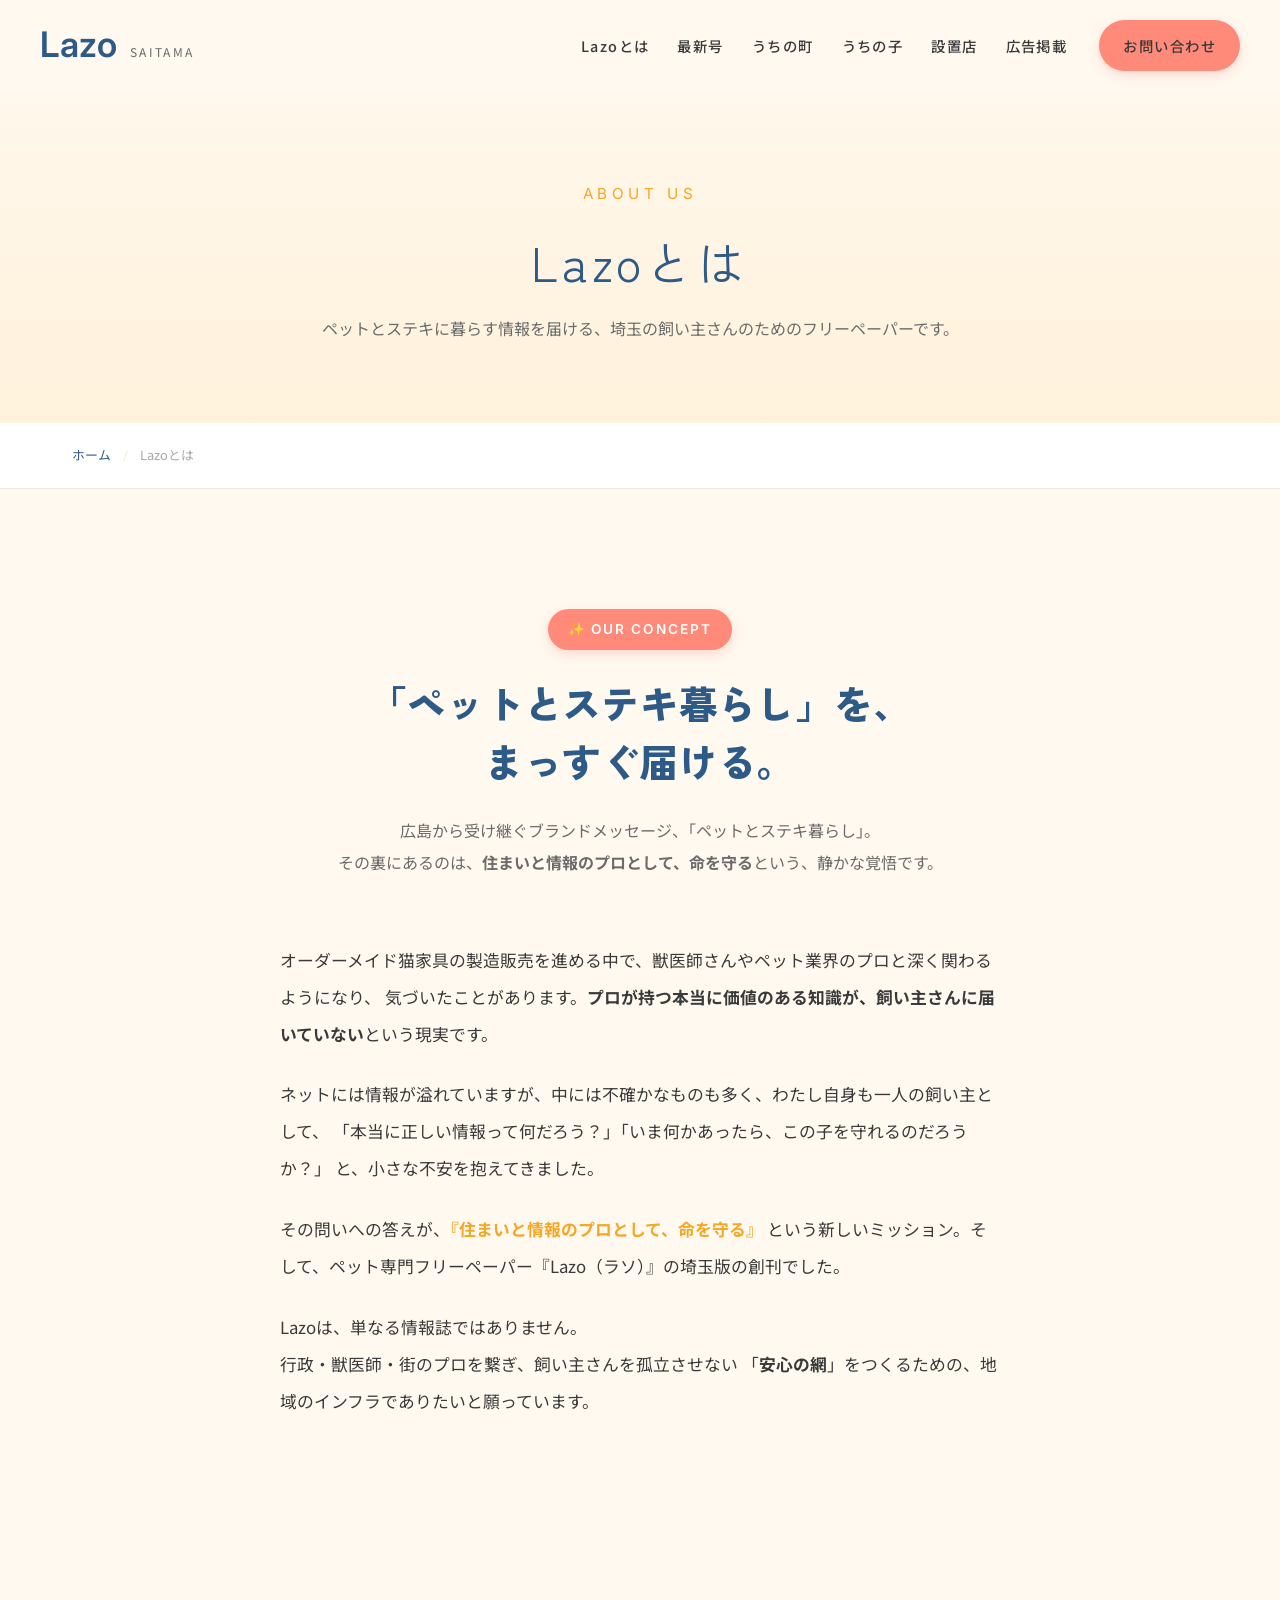
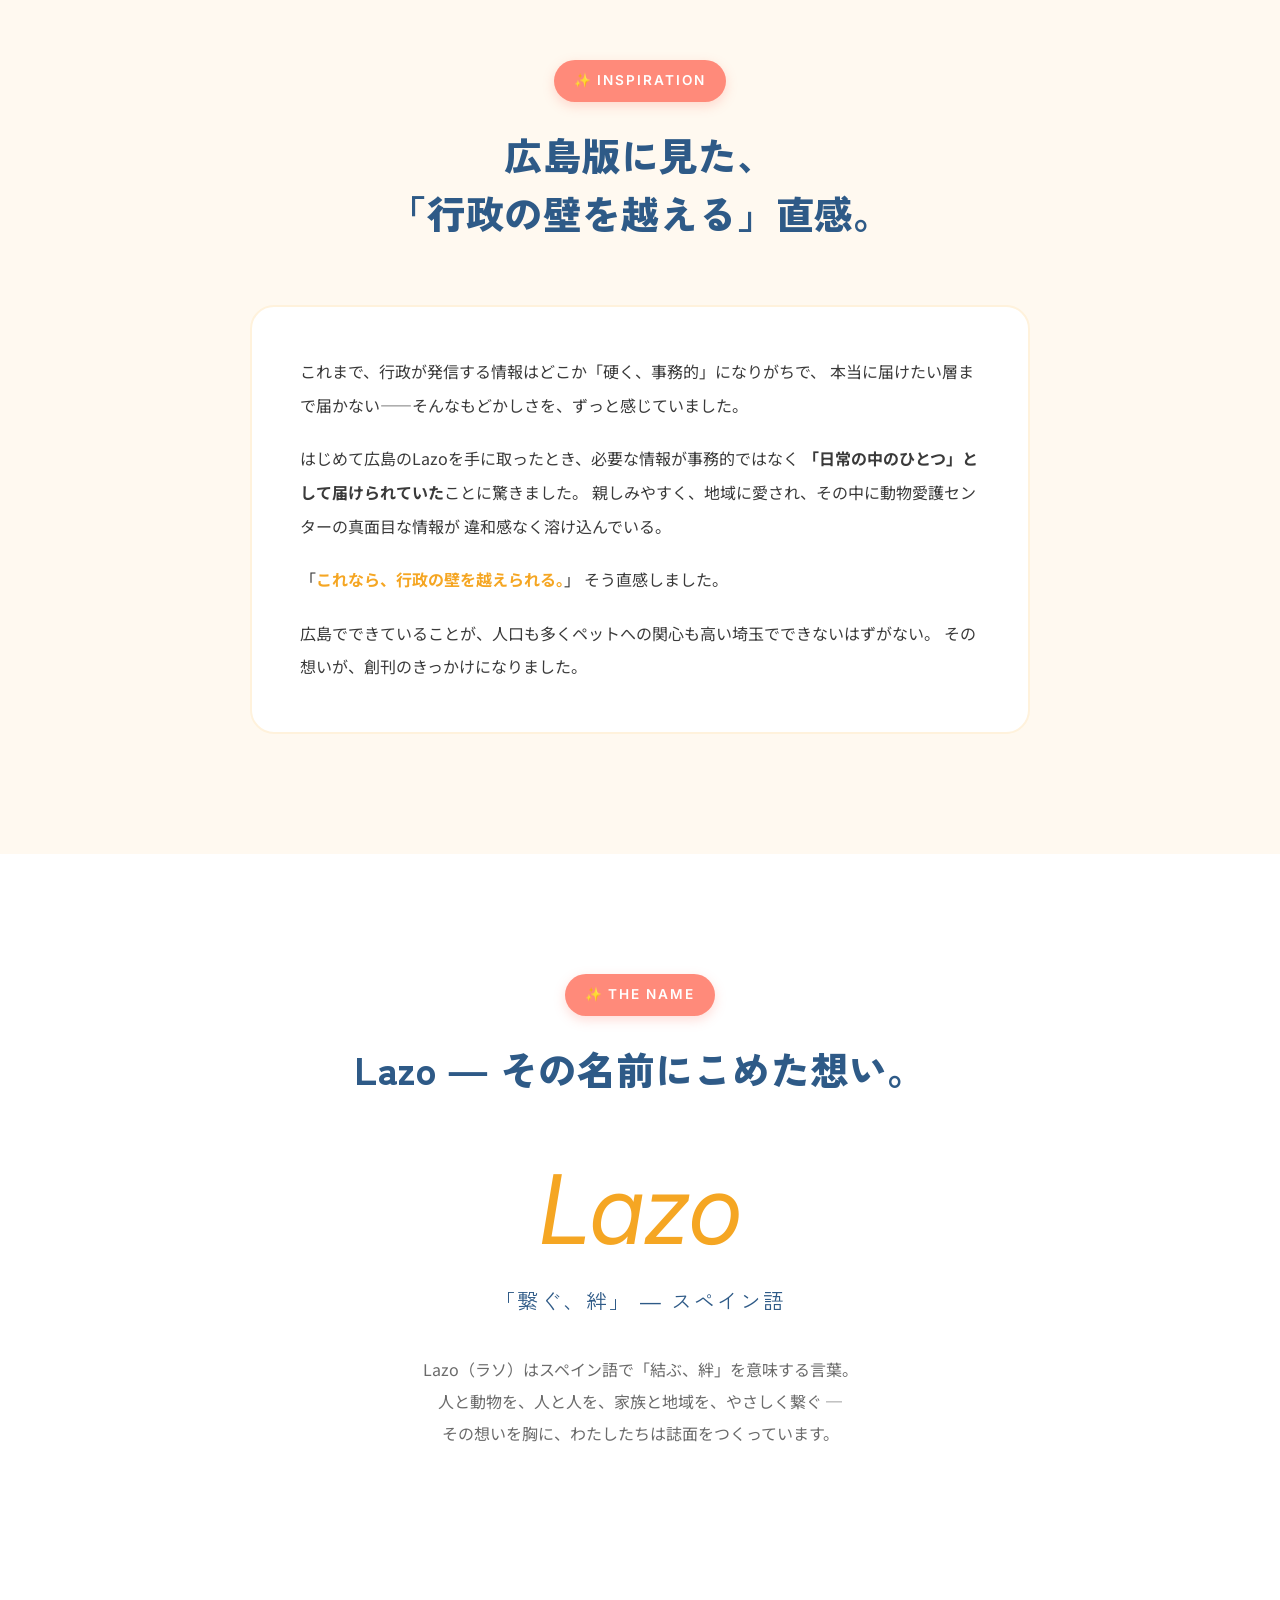
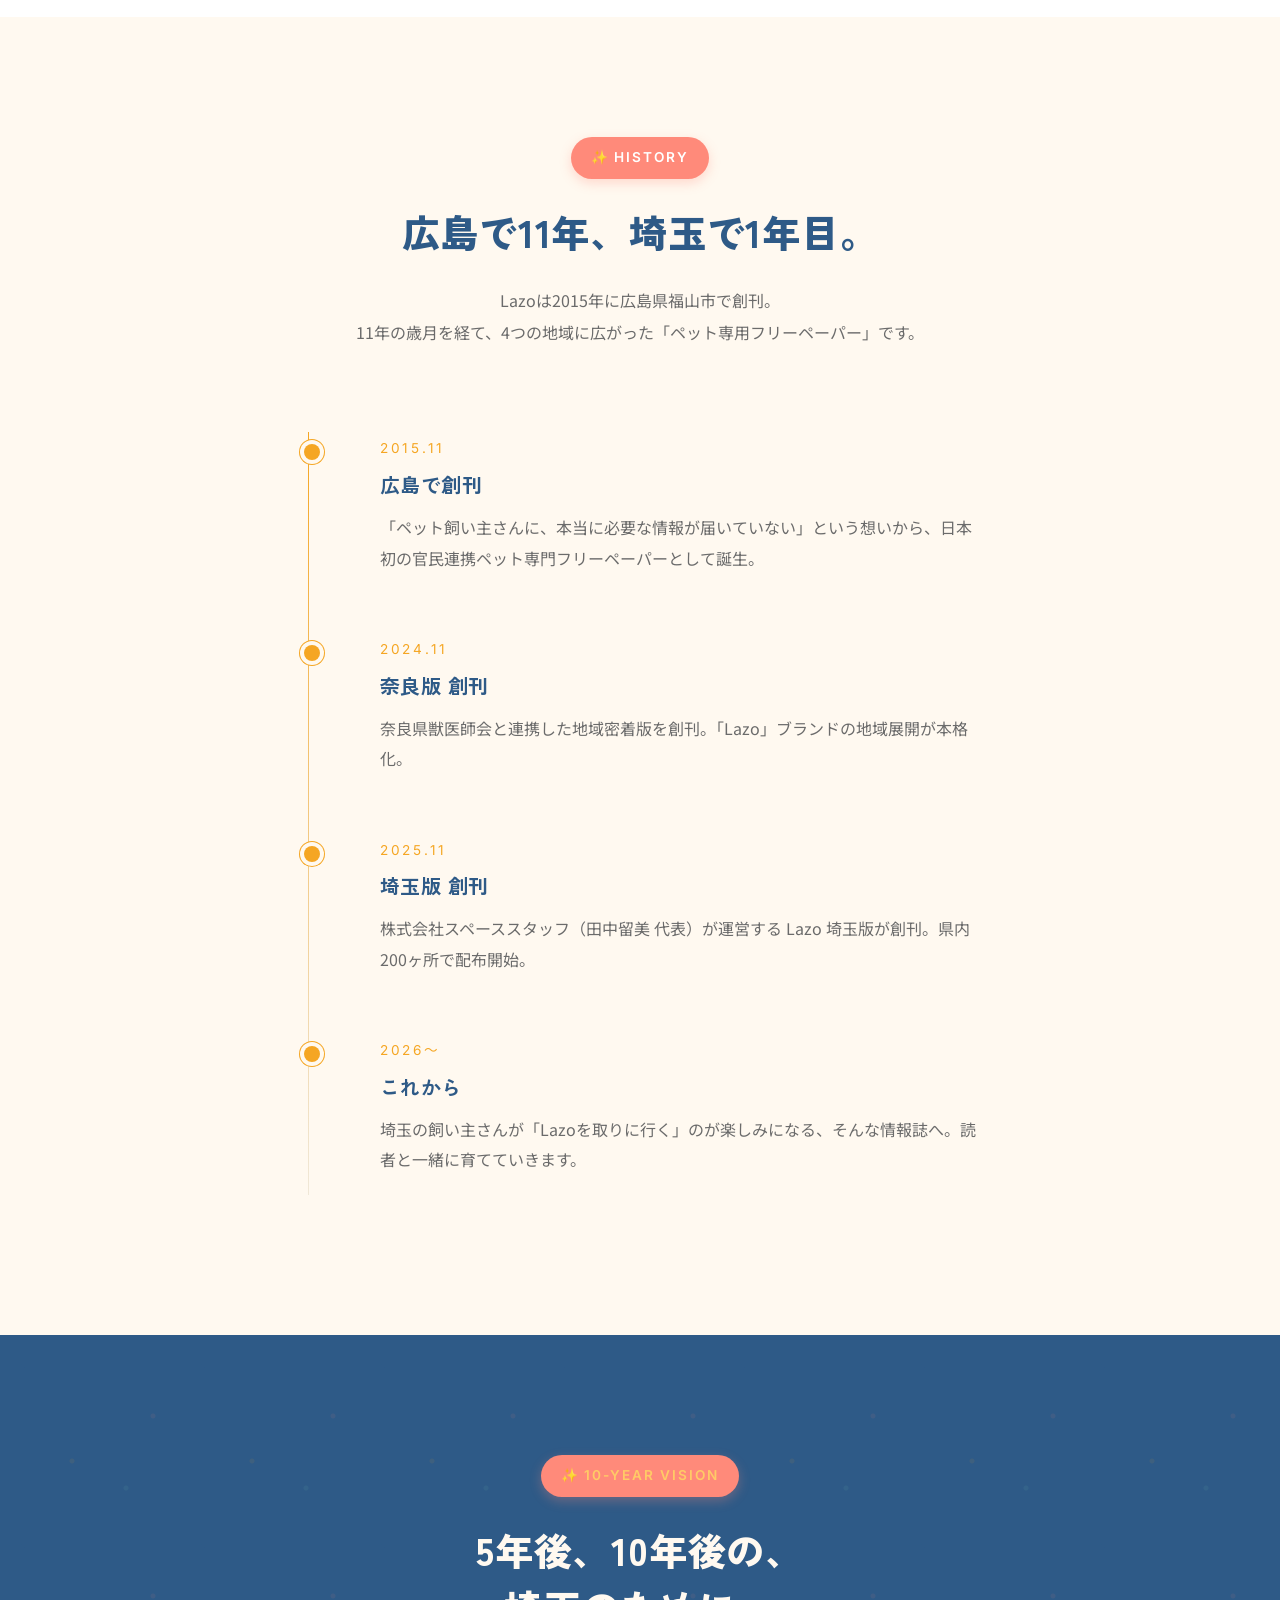
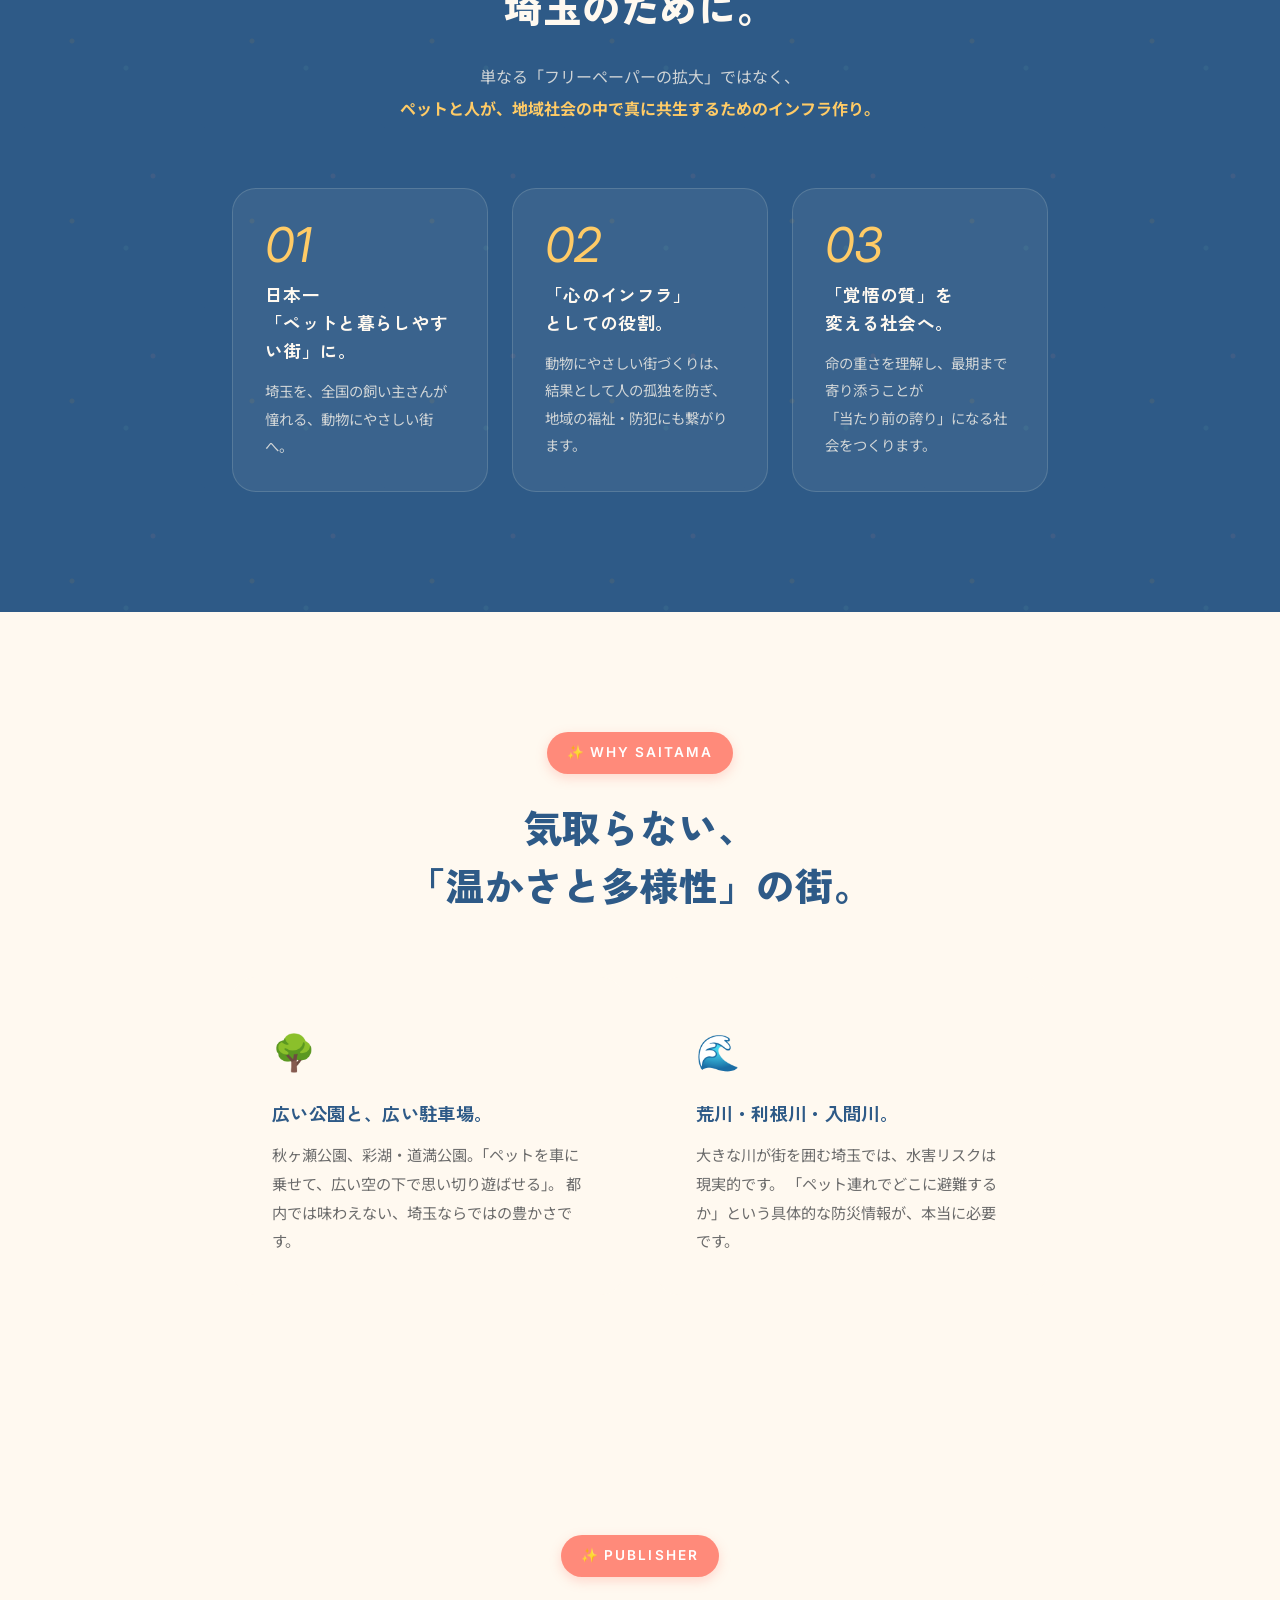
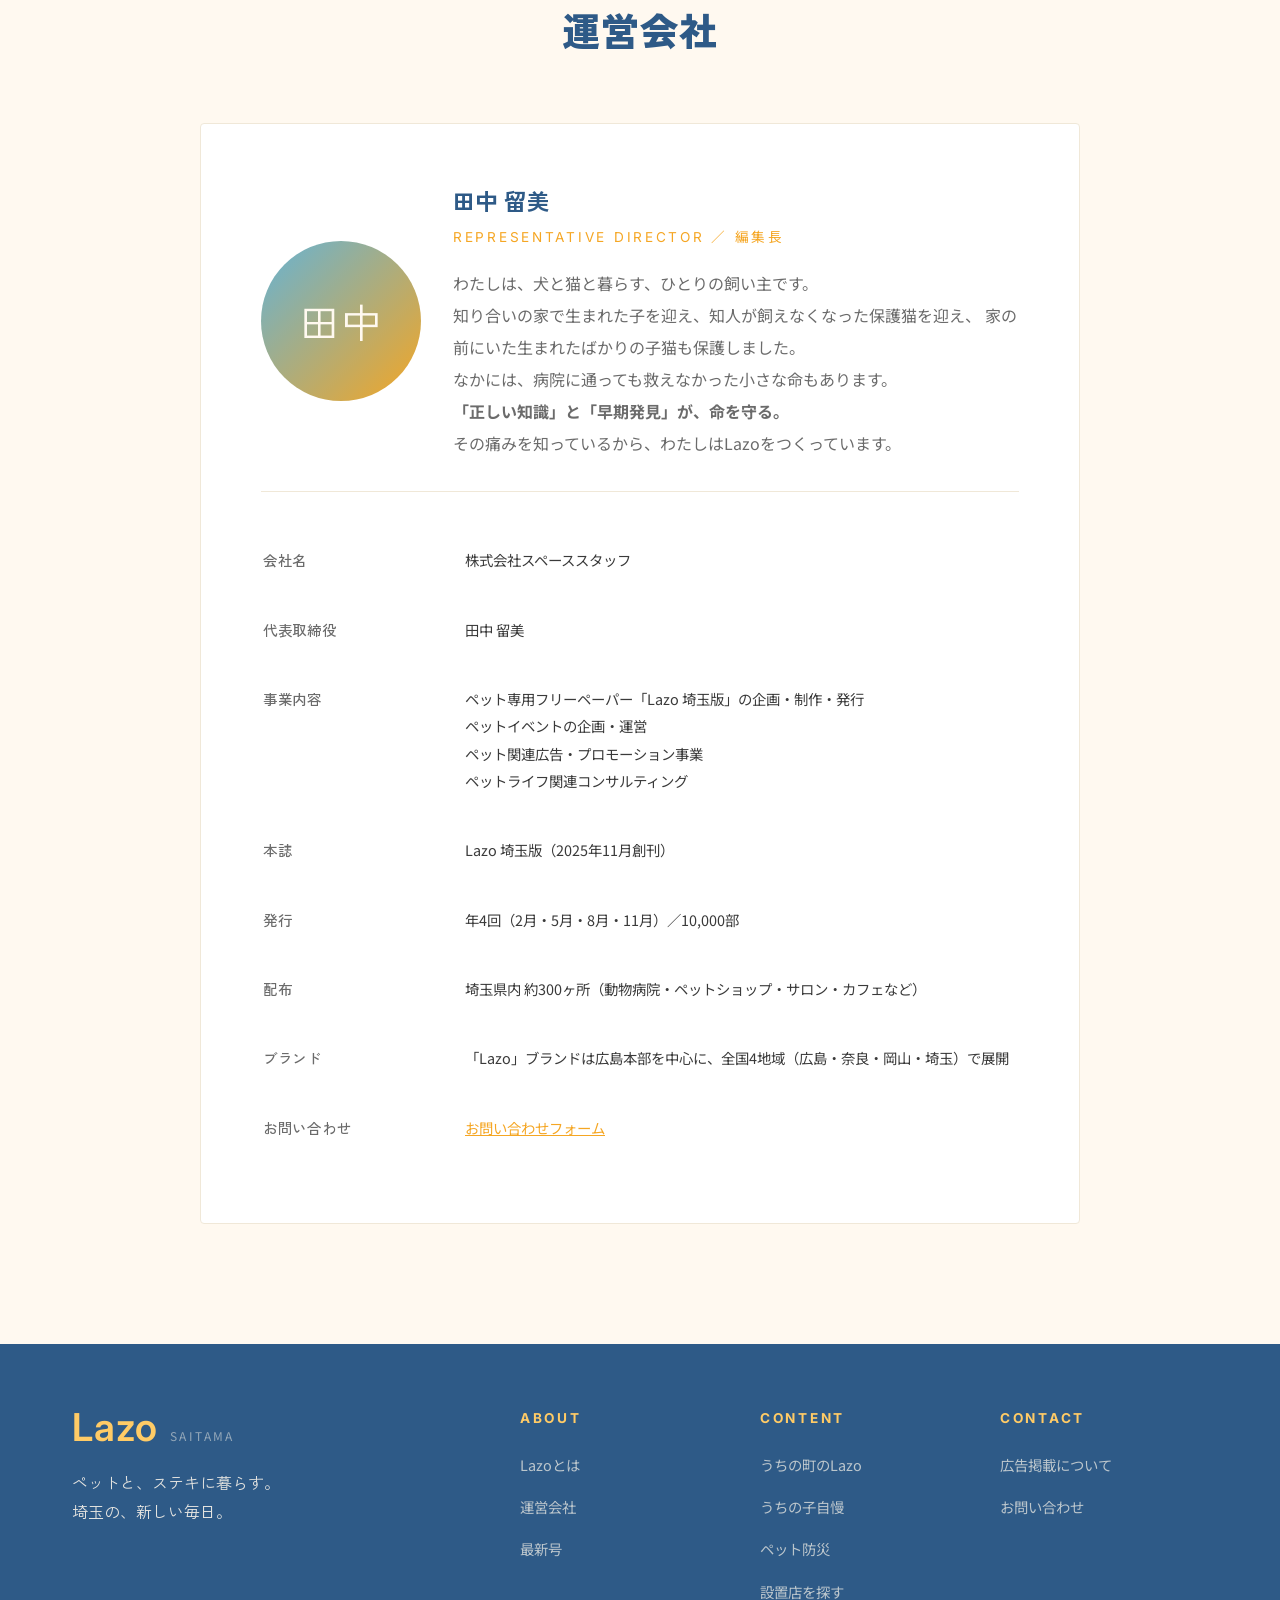
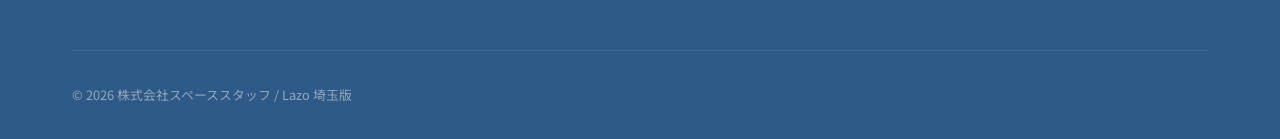
<file: about.html>
<!DOCTYPE html>
<html lang="ja">
<head>
<meta charset="UTF-8">
<meta name="viewport" content="width=device-width, initial-scale=1.0">
<title>Lazoとは ｜ Lazo 埼玉版</title>
<meta name="description" content="Lazo埼玉版は、ペットとステキに暮らす情報を届けるフリーペーパー。株式会社スペーススタッフ、代表取締役 田中留美が運営。">
<link rel="preconnect" href="https://fonts.googleapis.com">
<link rel="preconnect" href="https://fonts.gstatic.com" crossorigin>
<link href="https://fonts.googleapis.com/css2?family=Inter:wght@400;500;600;700&family=Noto+Sans+JP:wght@400;500;600;700;900&family=Zen+Kaku+Gothic+New:wght@500;700;900&display=swap" rel="stylesheet">
<link rel="stylesheet" href="css/style.css">
<link rel="stylesheet" href="css/mobile-overrides.css">
</head>
<body>

<header class="site-header">
    <div class="header-inner">
        <a href="index.html" class="site-logo">
            <span class="site-logo-mark">Lazo</span>
            <span class="site-logo-sub">SAITAMA</span>
        </a>
        <nav class="site-nav">
            <ul>
                <li><a href="about.html">Lazoとは</a></li>
                <li><a href="latest.html">最新号</a></li>
                <li><a href="area.html">うちの町</a></li>
                <li><a href="community.html">うちの子</a></li>
                <li><a href="shops.html">設置店</a></li>
                <li><a href="ad.html">広告掲載</a></li>
            </ul>
            <a href="contact.html" class="header-cta">お問い合わせ</a>
        </nav>
        <button class="menu-toggle" aria-label="メニュー"><span></span><span></span><span></span></button>
    </div>
</header>

<section class="page-hero">
    <div class="container">
        <div class="page-hero-eyebrow">ABOUT US</div>
        <h1 class="page-hero-title">Lazoとは</h1>
        <p class="page-hero-lead">ペットとステキに暮らす情報を届ける、埼玉の飼い主さんのためのフリーペーパーです。</p>
    </div>
</section>

<nav class="breadcrumb">
    <ol>
        <li><a href="index.html">ホーム</a></li>
        <li>Lazoとは</li>
    </ol>
</nav>

<!-- Concept -->
<section>
    <div class="container-narrow">
        <div class="section-header">
            <span class="section-eyebrow">OUR CONCEPT</span>
            <h2 class="section-title">「ペットとステキ暮らし」を、<br>まっすぐ届ける。</h2>
            <p class="section-lead">
                広島から受け継ぐブランドメッセージ、「ペットとステキ暮らし」。<br>
                その裏にあるのは、<strong>住まいと情報のプロとして、命を守る</strong>という、静かな覚悟です。
            </p>
        </div>
        <div style="line-height: 2.2; color: var(--color-text); font-size: 1.05rem; max-width: 720px; margin: 0 auto;">
            <p style="margin-bottom: 24px;">
                オーダーメイド猫家具の製造販売を進める中で、獣医師さんやペット業界のプロと深く関わるようになり、
                気づいたことがあります。<strong>プロが持つ本当に価値のある知識が、飼い主さんに届いていない</strong>という現実です。
            </p>
            <p style="margin-bottom: 24px;">
                ネットには情報が溢れていますが、中には不確かなものも多く、わたし自身も一人の飼い主として、
                「本当に正しい情報って何だろう？」「いま何かあったら、この子を守れるのだろうか？」
                と、小さな不安を抱えてきました。
            </p>
            <p style="margin-bottom: 24px;">
                その問いへの答えが、<strong style="color: var(--color-gold);">『住まいと情報のプロとして、命を守る』</strong>
                という新しいミッション。そして、ペット専門フリーペーパー『Lazo（ラソ）』の埼玉版の創刊でした。
            </p>
            <p>
                Lazoは、単なる情報誌ではありません。<br>
                行政・獣医師・街のプロを繋ぎ、飼い主さんを孤立させない
                「<strong>安心の網</strong>」をつくるための、地域のインフラでありたいと願っています。
            </p>
        </div>
    </div>
</section>

<!-- Hiroshima Inspiration -->
<section style="background: var(--color-cream); padding: var(--space-xl) 0;">
    <div class="container-narrow">
        <div class="section-header">
            <span class="section-eyebrow">INSPIRATION</span>
            <h2 class="section-title">広島版に見た、<br>「行政の壁を越える」直感。</h2>
        </div>
        <div style="background: var(--color-white); padding: 48px; border-radius: 24px; border: 2px solid var(--color-cream-deep); line-height: 2.1; color: var(--color-text); font-size: 1rem; max-width: 780px; margin: 40px auto 0;">
            <p style="margin-bottom: 20px;">
                これまで、行政が発信する情報はどこか「硬く、事務的」になりがちで、
                本当に届けたい層まで届かない——そんなもどかしさを、ずっと感じていました。
            </p>
            <p style="margin-bottom: 20px;">
                はじめて広島のLazoを手に取ったとき、必要な情報が事務的ではなく
                <strong>「日常の中のひとつ」として届けられていた</strong>ことに驚きました。
                親しみやすく、地域に愛され、その中に動物愛護センターの真面目な情報が
                違和感なく溶け込んでいる。
            </p>
            <p style="margin-bottom: 20px;">
                「<strong style="color: var(--color-gold);">これなら、行政の壁を越えられる。</strong>」
                そう直感しました。
            </p>
            <p>
                広島でできていることが、人口も多くペットへの関心も高い埼玉でできないはずがない。
                その想いが、創刊のきっかけになりました。
            </p>
        </div>
    </div>
</section>

<!-- The Name -->
<section class="story">
    <div class="container-narrow">
        <div class="section-header">
            <span class="section-eyebrow">THE NAME</span>
            <h2 class="section-title">Lazo ― その名前にこめた想い。</h2>
        </div>

        <div style="text-align: center; margin: 48px auto; max-width: 680px;">
            <div style="font-family: var(--font-accent); font-size: 6rem; color: var(--color-gold); font-style: italic; line-height: 1; margin-bottom: 24px;">Lazo</div>
            <div style="font-family: var(--font-serif); font-size: 1.3rem; color: var(--color-primary); letter-spacing: 0.1em; margin-bottom: 32px;">「繋ぐ、絆」 ― スペイン語</div>
            <p style="line-height: 2; color: var(--color-text-sub);">
                Lazo（ラソ）はスペイン語で「結ぶ、絆」を意味する言葉。<br>
                人と動物を、人と人を、家族と地域を、やさしく繋ぐ ─<br>
                その想いを胸に、わたしたちは誌面をつくっています。
            </p>
        </div>
    </div>
</section>

<!-- History -->
<section class="pillars">
    <div class="container-narrow">
        <div class="section-header">
            <span class="section-eyebrow">HISTORY</span>
            <h2 class="section-title">広島で11年、埼玉で1年目。</h2>
            <p class="section-lead">
                Lazoは2015年に広島県福山市で創刊。<br>
                11年の歳月を経て、4つの地域に広がった「ペット専用フリーペーパー」です。
            </p>
        </div>

        <div class="story-timeline" style="max-width: 680px; margin: 48px auto 0;">
            <div class="story-item">
                <div class="story-date">2015.11</div>
                <h3 class="story-title">広島で創刊</h3>
                <p class="story-text">「ペット飼い主さんに、本当に必要な情報が届いていない」という想いから、日本初の官民連携ペット専門フリーペーパーとして誕生。</p>
            </div>
            <div class="story-item">
                <div class="story-date">2024.11</div>
                <h3 class="story-title">奈良版 創刊</h3>
                <p class="story-text">奈良県獣医師会と連携した地域密着版を創刊。「Lazo」ブランドの地域展開が本格化。</p>
            </div>
            <div class="story-item">
                <div class="story-date">2025.11</div>
                <h3 class="story-title">埼玉版 創刊</h3>
                <p class="story-text">株式会社スペーススタッフ（田中留美 代表）が運営する Lazo 埼玉版が創刊。県内200ヶ所で配布開始。</p>
            </div>
            <div class="story-item">
                <div class="story-date">2026〜</div>
                <h3 class="story-title">これから</h3>
                <p class="story-text">埼玉の飼い主さんが「Lazoを取りに行く」のが楽しみになる、そんな情報誌へ。読者と一緒に育てていきます。</p>
            </div>
        </div>
    </div>
</section>

<!-- 10-year Vision -->
<section style="background: var(--color-primary); color: var(--color-cream); padding: var(--space-xl) 0; position: relative; overflow: hidden;">
    <div class="paw-bg" style="opacity: 0.08;"></div>
    <div class="container-narrow" style="position: relative; z-index: 1;">
        <div class="section-header">
            <span class="section-eyebrow" style="color: var(--color-gold-light);">10-YEAR VISION</span>
            <h2 class="section-title" style="color: var(--color-cream);">5年後、10年後の、<br>埼玉のために。</h2>
            <p class="section-lead" style="color: rgba(248,243,234,0.8);">
                単なる「フリーペーパーの拡大」ではなく、<br>
                <strong style="color: var(--color-gold-light);">ペットと人が、地域社会の中で真に共生するためのインフラ作り。</strong>
            </p>
        </div>

        <div style="display: grid; grid-template-columns: repeat(3, 1fr); gap: 24px; margin-top: 56px;">
            <div style="background: rgba(248,243,234,0.06); padding: 32px; border-radius: 24px; border: 1px solid rgba(248,243,234,0.15);">
                <div style="font-family: var(--font-accent); font-size: 3rem; color: var(--color-gold-light); font-style: italic; line-height: 1; margin-bottom: 12px;">01</div>
                <h4 style="font-family: var(--font-serif); color: var(--color-cream); font-size: 1.1rem; margin-bottom: 12px; line-height: 1.6;">日本一<br>「ペットと暮らしやすい街」に。</h4>
                <p style="color: rgba(248,243,234,0.8); font-size: 0.9rem; line-height: 1.9;">
                    埼玉を、全国の飼い主さんが憧れる、動物にやさしい街へ。
                </p>
            </div>
            <div style="background: rgba(248,243,234,0.06); padding: 32px; border-radius: 24px; border: 1px solid rgba(248,243,234,0.15);">
                <div style="font-family: var(--font-accent); font-size: 3rem; color: var(--color-gold-light); font-style: italic; line-height: 1; margin-bottom: 12px;">02</div>
                <h4 style="font-family: var(--font-serif); color: var(--color-cream); font-size: 1.1rem; margin-bottom: 12px; line-height: 1.6;">「心のインフラ」<br>としての役割。</h4>
                <p style="color: rgba(248,243,234,0.8); font-size: 0.9rem; line-height: 1.9;">
                    動物にやさしい街づくりは、結果として人の孤独を防ぎ、<br>地域の福祉・防犯にも繋がります。
                </p>
            </div>
            <div style="background: rgba(248,243,234,0.06); padding: 32px; border-radius: 24px; border: 1px solid rgba(248,243,234,0.15);">
                <div style="font-family: var(--font-accent); font-size: 3rem; color: var(--color-gold-light); font-style: italic; line-height: 1; margin-bottom: 12px;">03</div>
                <h4 style="font-family: var(--font-serif); color: var(--color-cream); font-size: 1.1rem; margin-bottom: 12px; line-height: 1.6;">「覚悟の質」を<br>変える社会へ。</h4>
                <p style="color: rgba(248,243,234,0.8); font-size: 0.9rem; line-height: 1.9;">
                    命の重さを理解し、最期まで寄り添うことが<br>「当たり前の誇り」になる社会をつくります。
                </p>
            </div>
        </div>
    </div>
</section>

<!-- Saitama as a Place -->
<section>
    <div class="container-narrow">
        <div class="section-header">
            <span class="section-eyebrow">WHY SAITAMA</span>
            <h2 class="section-title">気取らない、<br>「温かさと多様性」の街。</h2>
        </div>
        <div style="display: grid; grid-template-columns: repeat(2, 1fr); gap: 32px; margin-top: 48px;">
            <div style="padding: 40px; background: var(--color-cream); border-radius: 24px;">
                <div style="font-size: 2.2rem; margin-bottom: 16px;">🌳</div>
                <h4 style="font-family: var(--font-serif); color: var(--color-primary); margin-bottom: 12px; font-size: 1.15rem;">広い公園と、広い駐車場。</h4>
                <p style="color: var(--color-text-sub); line-height: 1.9; font-size: 0.95rem;">
                    秋ヶ瀬公園、彩湖・道満公園。「ペットを車に乗せて、広い空の下で思い切り遊ばせる」。
                    都内では味わえない、埼玉ならではの豊かさです。
                </p>
            </div>
            <div style="padding: 40px; background: var(--color-cream); border-radius: 24px;">
                <div style="font-size: 2.2rem; margin-bottom: 16px;">🌊</div>
                <h4 style="font-family: var(--font-serif); color: var(--color-primary); margin-bottom: 12px; font-size: 1.15rem;">荒川・利根川・入間川。</h4>
                <p style="color: var(--color-text-sub); line-height: 1.9; font-size: 0.95rem;">
                    大きな川が街を囲む埼玉では、水害リスクは現実的です。
                    「ペット連れでどこに避難するか」という具体的な防災情報が、本当に必要です。
                </p>
            </div>
        </div>
    </div>
</section>

<!-- Company -->
<section class="company" id="company">
    <div class="container">
        <div class="section-header">
            <span class="section-eyebrow">PUBLISHER</span>
            <h2 class="section-title">運営会社</h2>
        </div>

        <div class="company-content">
            <div class="company-intro">
                <div class="company-avatar">田中</div>
                <div class="company-greeting">
                    <h3>田中 留美</h3>
                    <div class="company-greeting-role">REPRESENTATIVE DIRECTOR ／ 編集長</div>
                    <p class="company-greeting-text">
                        わたしは、犬と猫と暮らす、ひとりの飼い主です。<br>
                        知り合いの家で生まれた子を迎え、知人が飼えなくなった保護猫を迎え、
                        家の前にいた生まれたばかりの子猫も保護しました。<br>
                        なかには、病院に通っても救えなかった小さな命もあります。<br>
                        <strong>「正しい知識」と「早期発見」が、命を守る。</strong><br>
                        その痛みを知っているから、わたしはLazoをつくっています。
                    </p>
                </div>
            </div>

            <table class="company-table">
                <tr>
                    <th>会社名</th>
                    <td>株式会社スペーススタッフ</td>
                </tr>
                <tr>
                    <th>代表取締役</th>
                    <td>田中 留美</td>
                </tr>
                <tr>
                    <th>事業内容</th>
                    <td>
                        ペット専用フリーペーパー「Lazo 埼玉版」の企画・制作・発行<br>
                        ペットイベントの企画・運営<br>
                        ペット関連広告・プロモーション事業<br>
                        ペットライフ関連コンサルティング
                    </td>
                </tr>
                <tr>
                    <th>本誌</th>
                    <td>Lazo 埼玉版（2025年11月創刊）</td>
                </tr>
                <tr>
                    <th>発行</th>
                    <td>年4回（2月・5月・8月・11月）／10,000部</td>
                </tr>
                <tr>
                    <th>配布</th>
                    <td>埼玉県内 約300ヶ所（動物病院・ペットショップ・サロン・カフェなど）</td>
                </tr>
                <tr>
                    <th>ブランド</th>
                    <td>「Lazo」ブランドは広島本部を中心に、全国4地域（広島・奈良・岡山・埼玉）で展開</td>
                </tr>
                <tr>
                    <th>お問い合わせ</th>
                    <td><a href="contact.html" style="color: var(--color-gold); text-decoration: underline;">お問い合わせフォーム</a></td>
                </tr>
            </table>
        </div>
    </div>
</section>

<footer class="site-footer">
    <div class="footer-inner">
        <div class="footer-top">
            <div class="footer-brand">
                <a href="index.html" class="site-logo">
                    <span class="site-logo-mark">Lazo</span>
                    <span class="site-logo-sub">SAITAMA</span>
                </a>
                <p class="footer-tagline">ペットと、ステキに暮らす。<br>埼玉の、新しい毎日。</p>
            </div>
            <div class="footer-nav">
                <h4>ABOUT</h4>
                <ul>
                    <li><a href="about.html">Lazoとは</a></li>
                    <li><a href="about.html#company">運営会社</a></li>
                    <li><a href="latest.html">最新号</a></li>
                </ul>
            </div>
            <div class="footer-nav">
                <h4>CONTENT</h4>
                <ul>
                    <li><a href="area.html">うちの町のLazo</a></li>
                    <li><a href="community.html">うちの子自慢</a></li>
                    <li><a href="disaster.html">ペット防災</a></li>
                    <li><a href="shops.html">設置店を探す</a></li>
                </ul>
            </div>
            <div class="footer-nav">
                <h4>CONTACT</h4>
                <ul>
                    <li><a href="ad.html">広告掲載について</a></li>
                    <li><a href="contact.html">お問い合わせ</a></li>
                </ul>
            </div>
        </div>
        <div class="footer-bottom">
            <div>© <span data-current-year>2026</span> 株式会社スペーススタッフ / Lazo 埼玉版</div>
        </div>
    </div>
</footer>

<script src="js/main.js"></script>
</body>
</html>
</file>
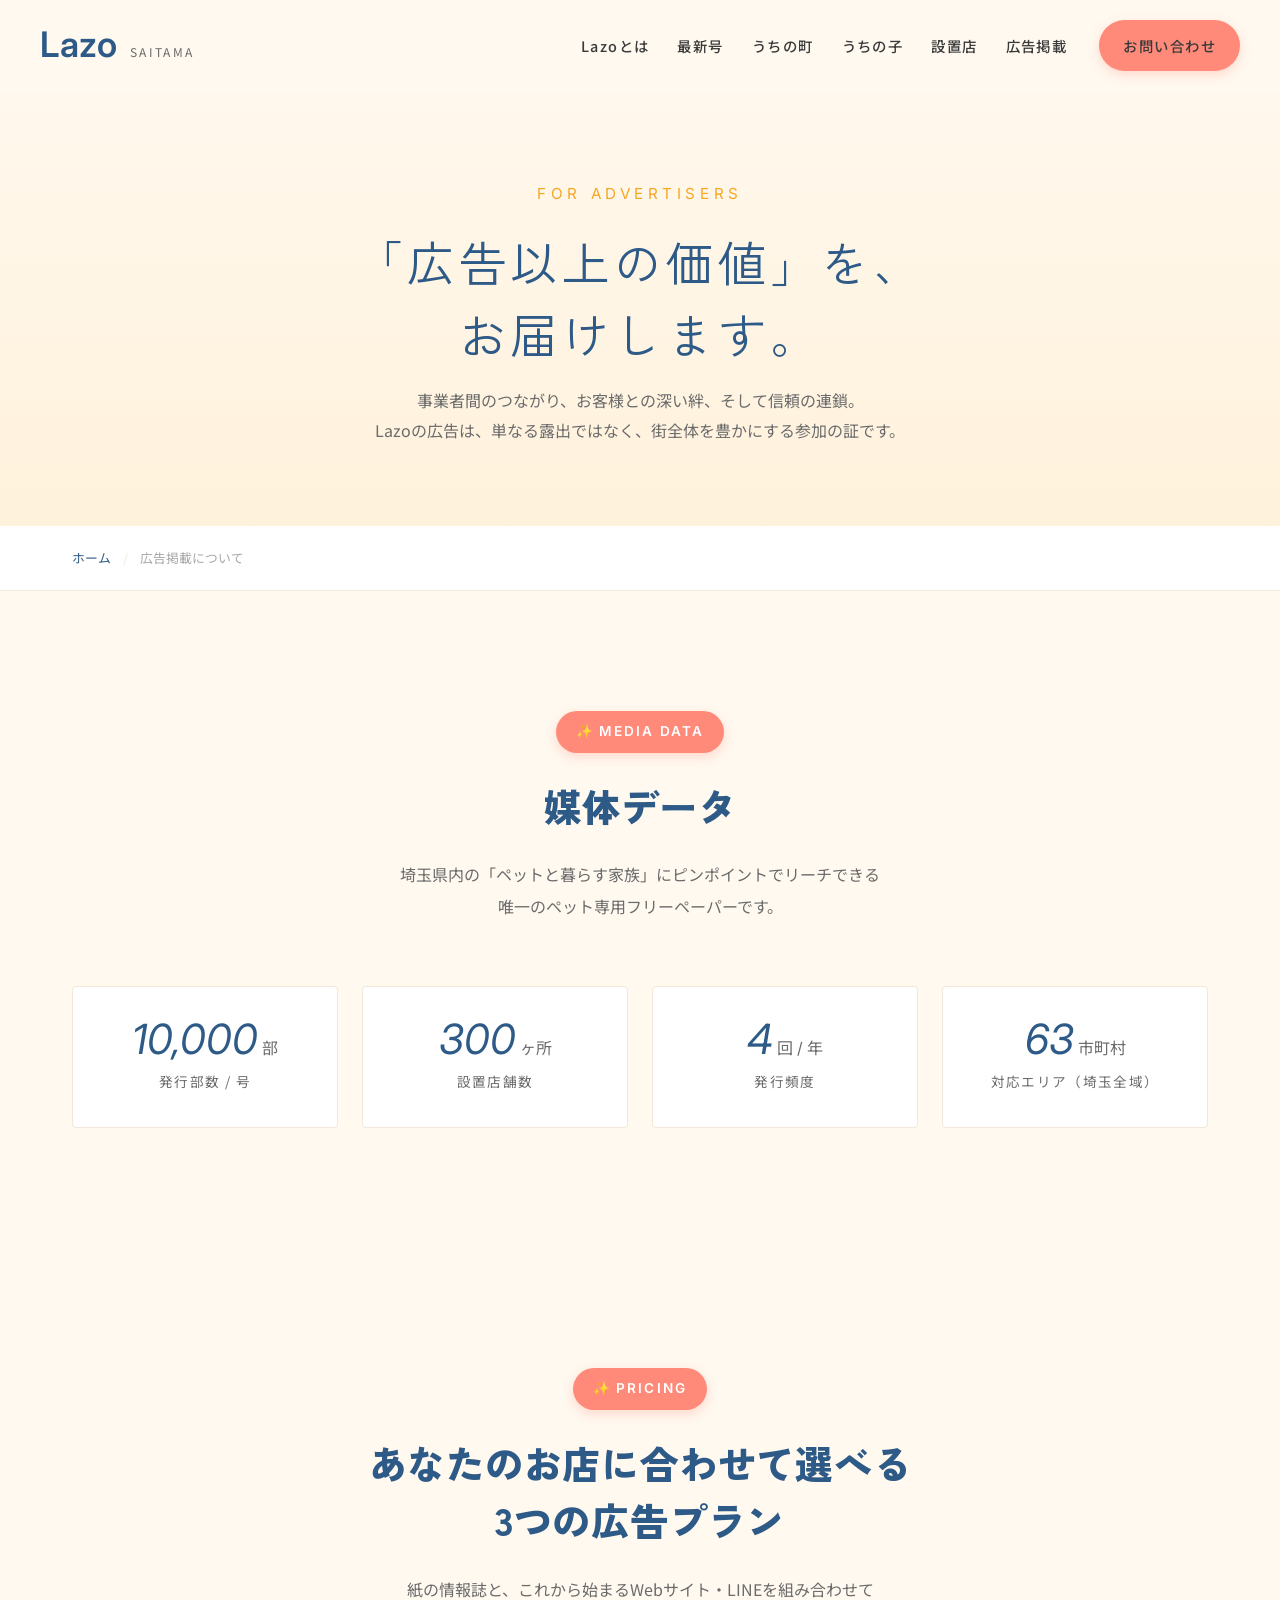
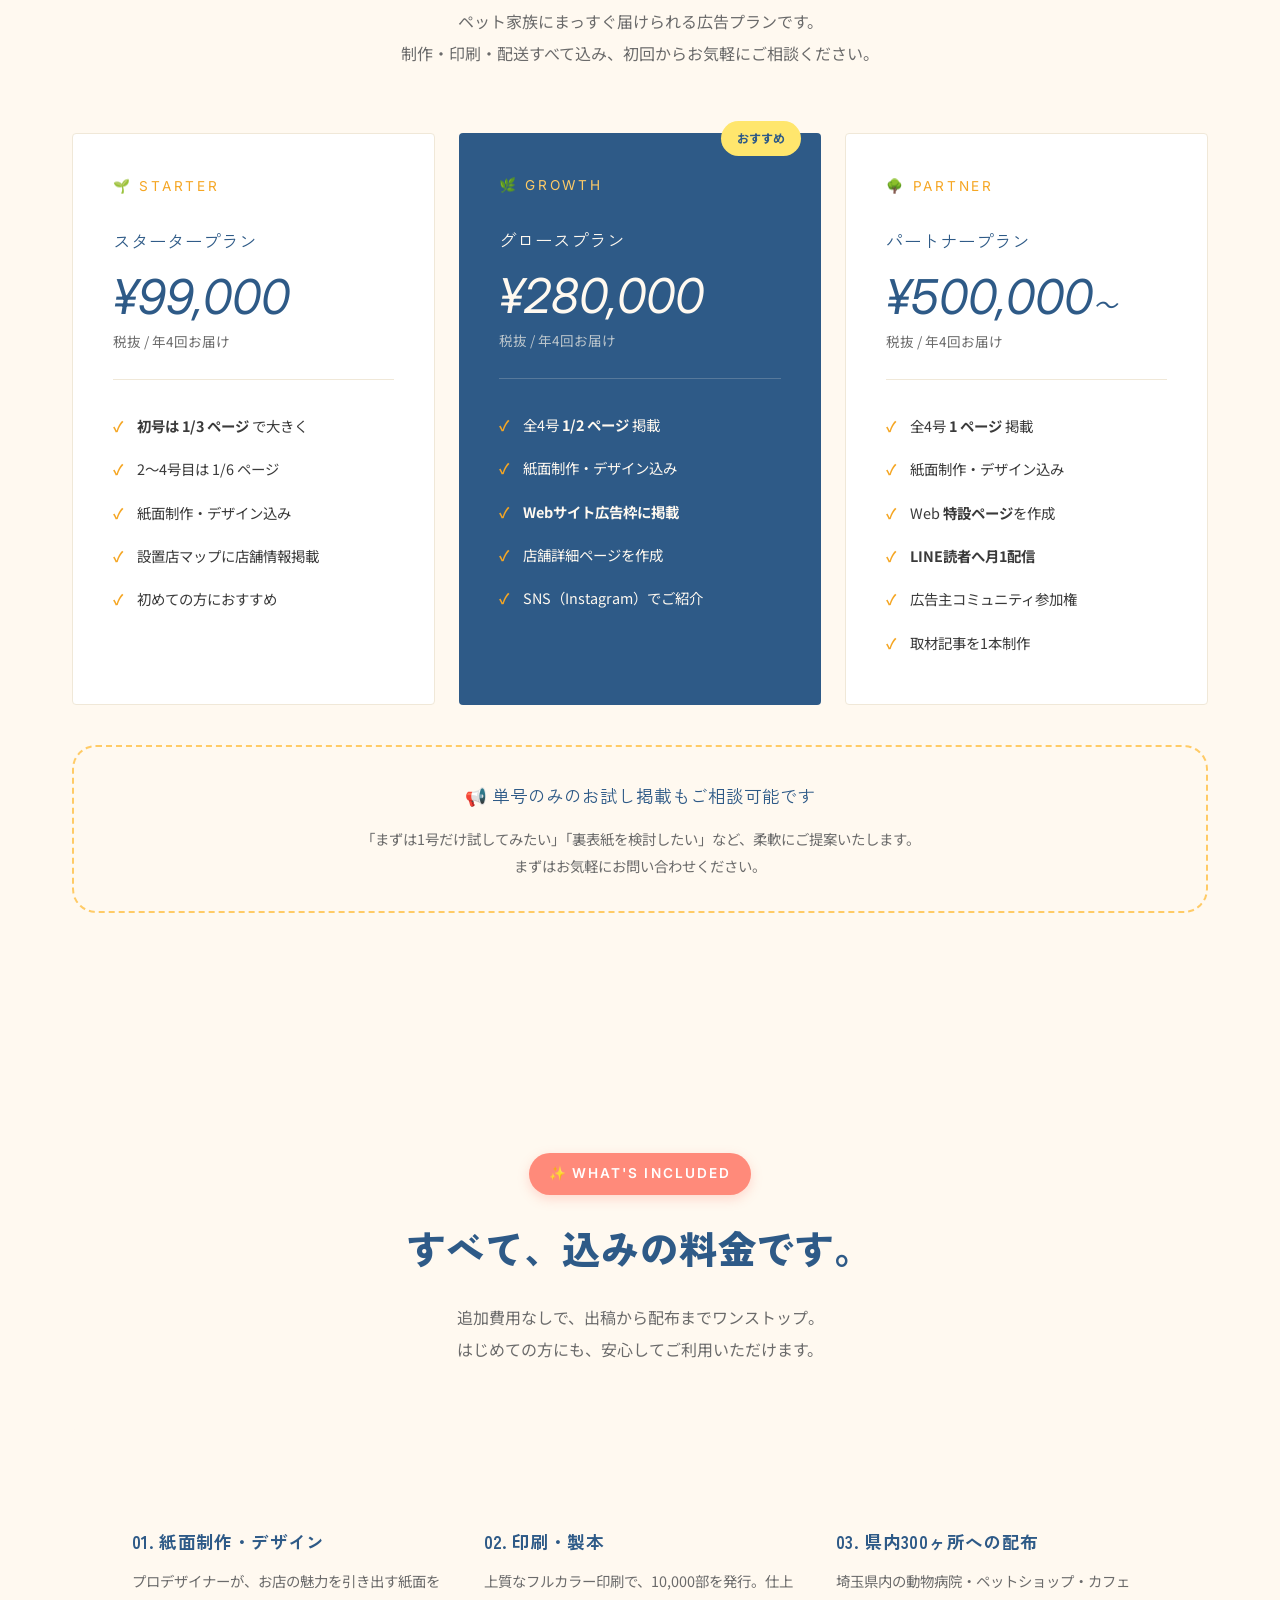
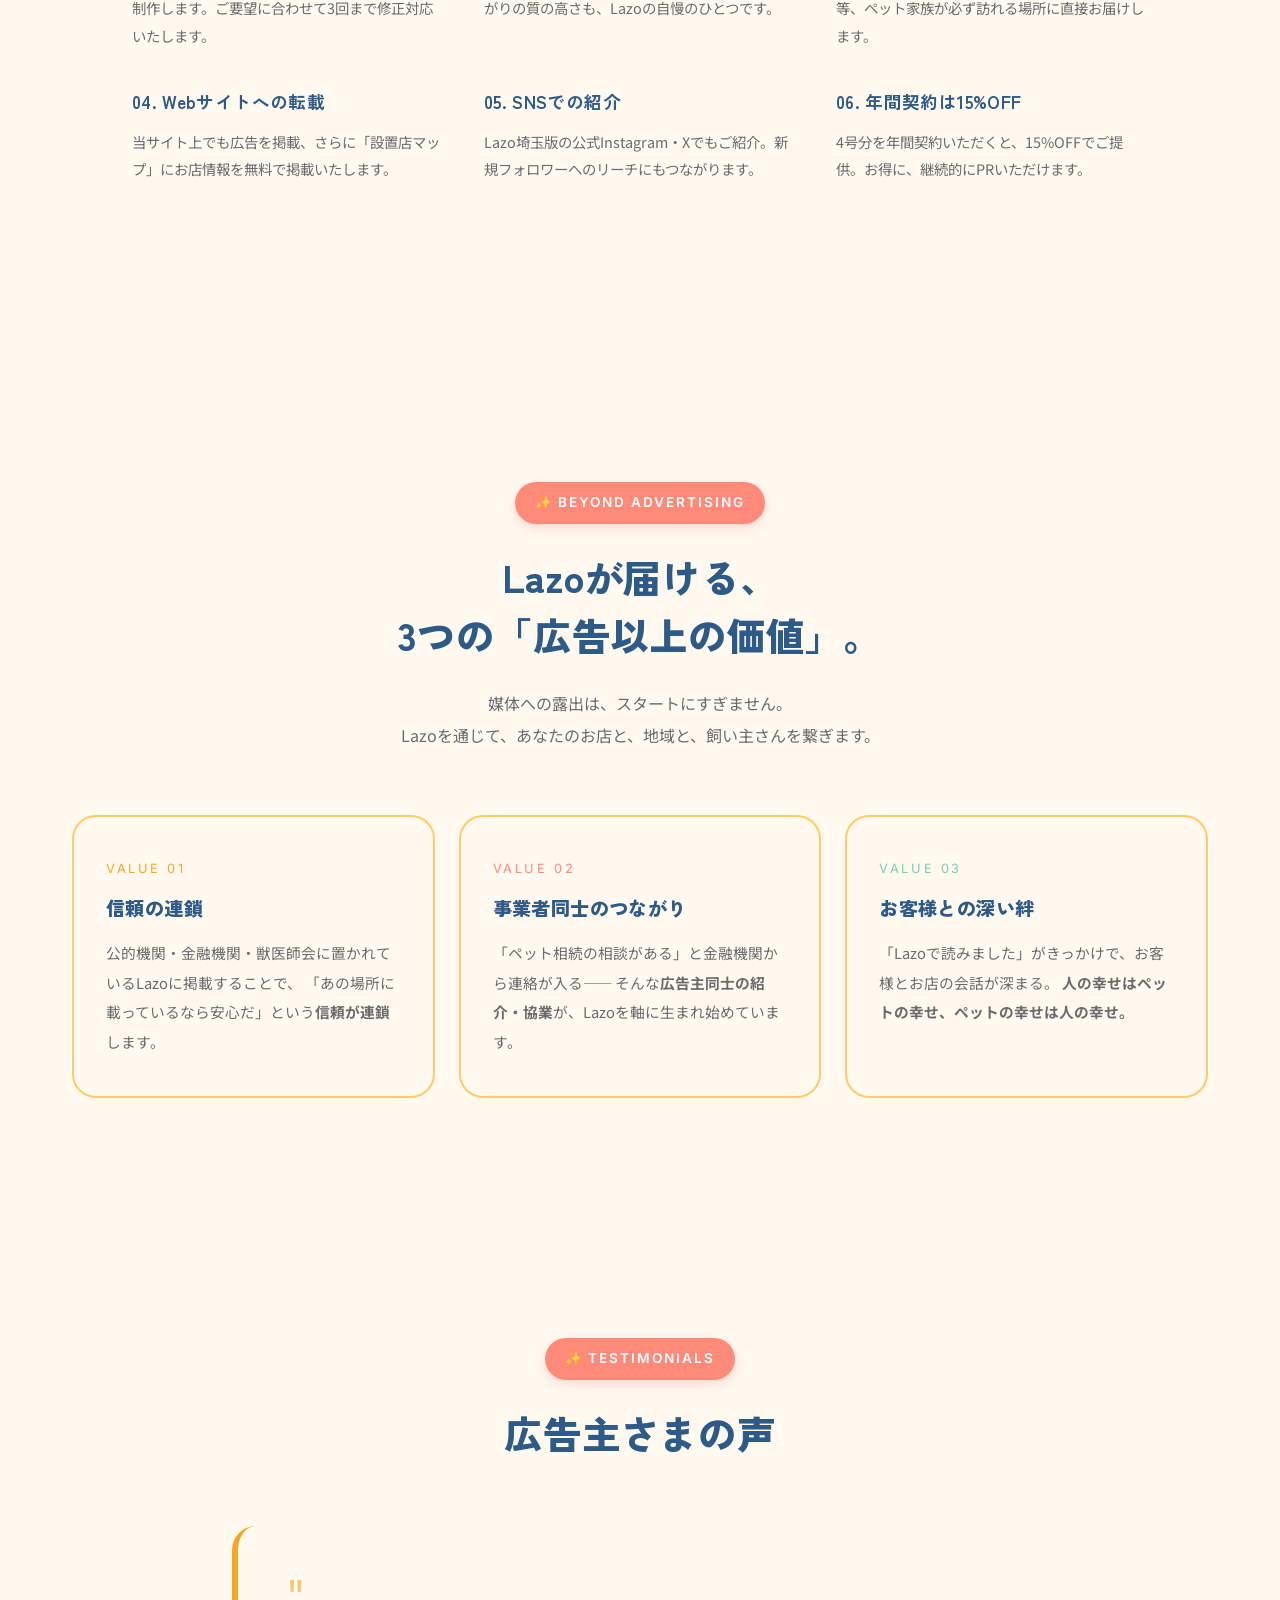
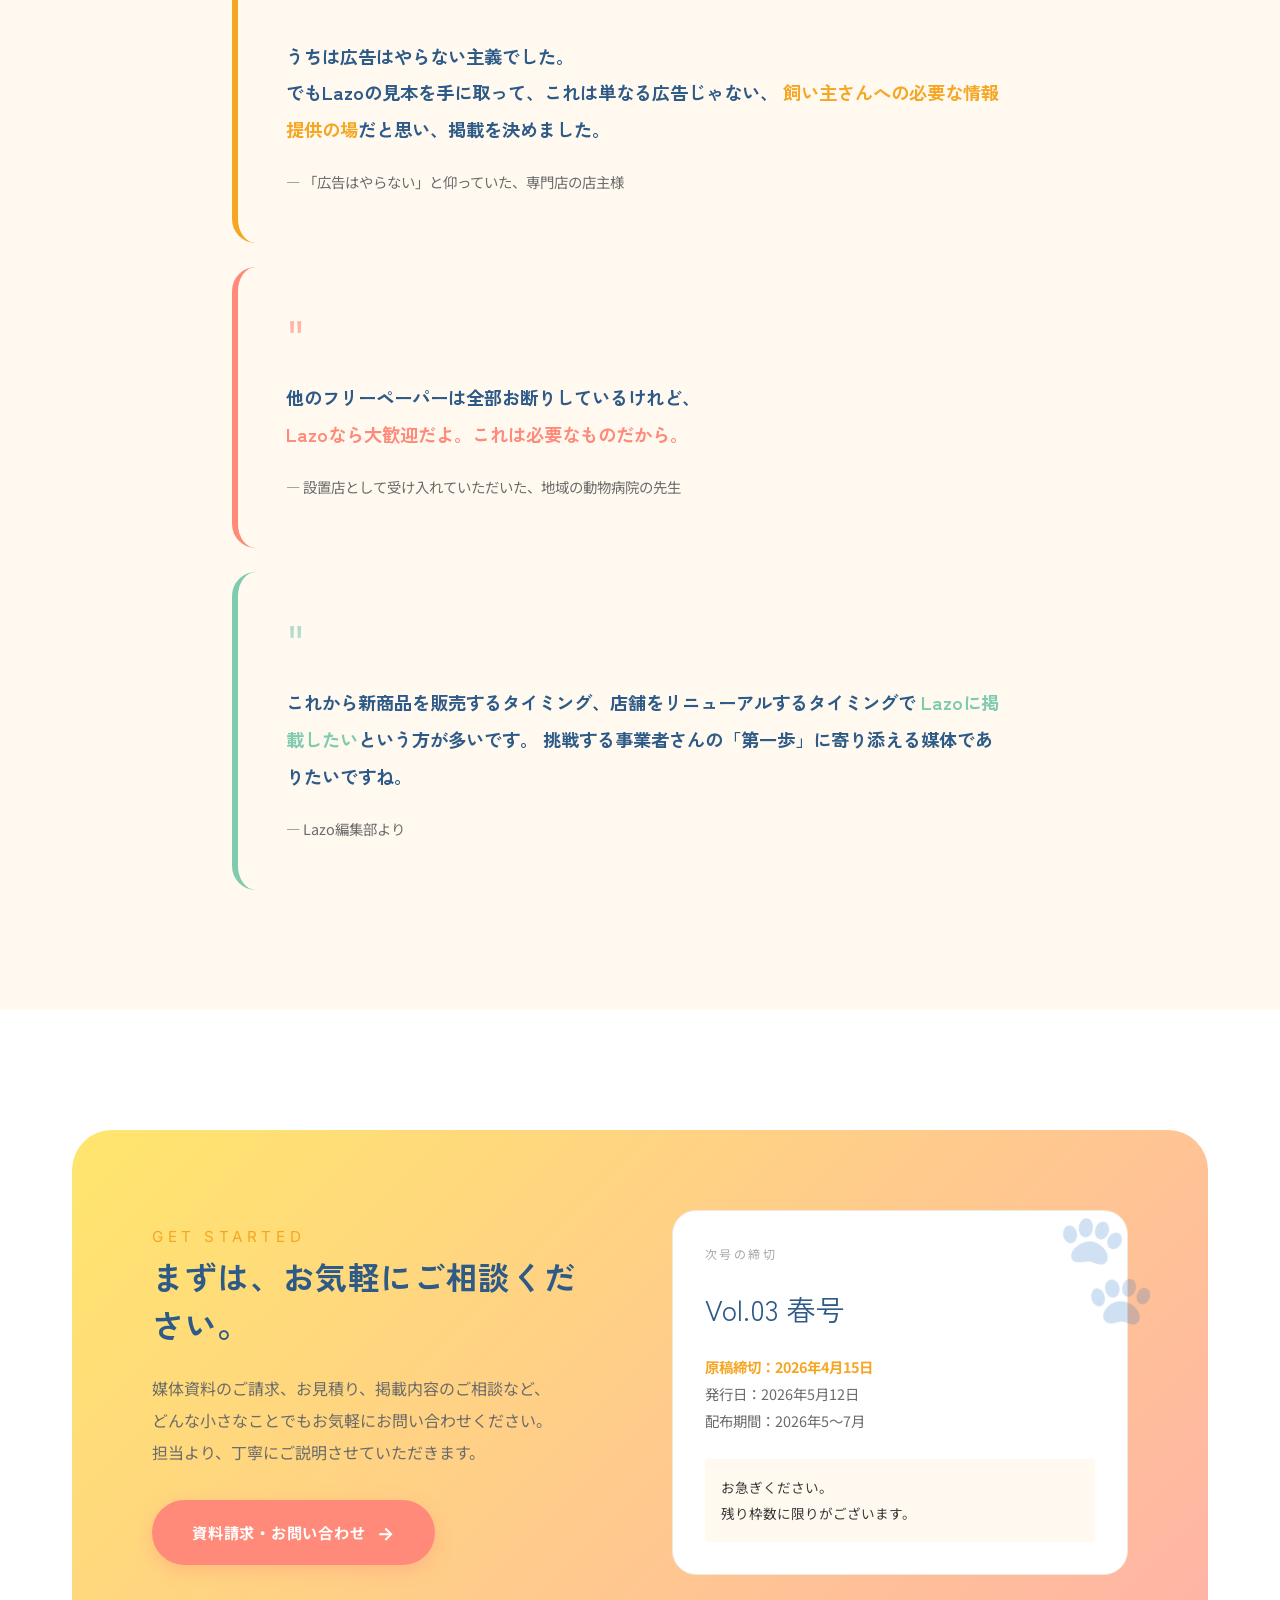
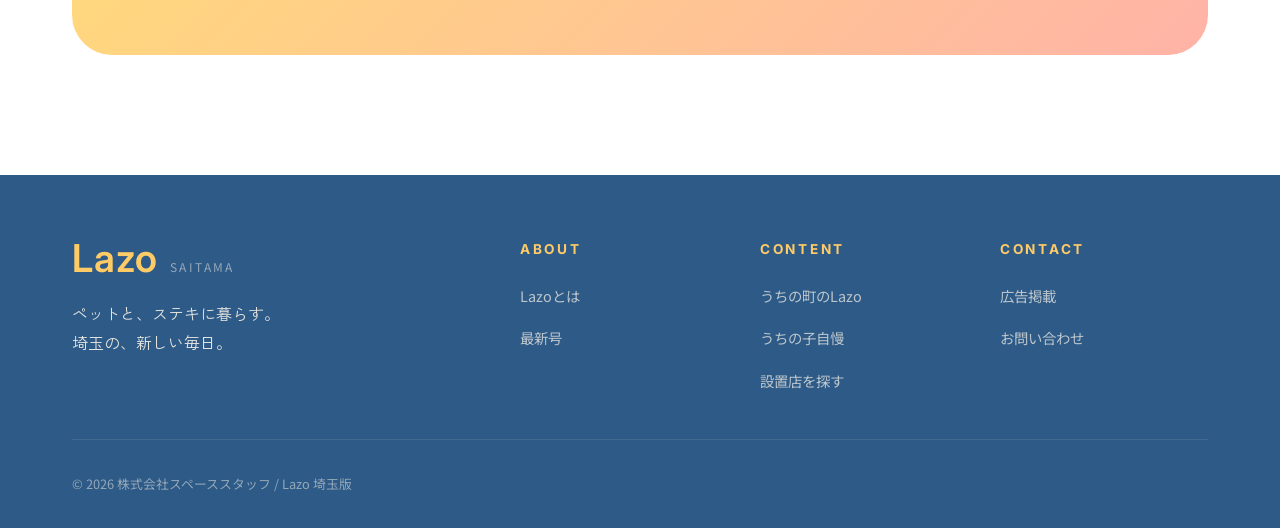
<file: ad.html>
<!DOCTYPE html>
<html lang="ja">
<head>
<meta charset="UTF-8">
<meta name="viewport" content="width=device-width, initial-scale=1.0">
<title>広告掲載について ｜ Lazo 埼玉版</title>
<meta name="description" content="埼玉のペット家族にまっすぐ届くフリーペーパー、Lazo埼玉版の広告掲載のご案内。">
<link rel="preconnect" href="https://fonts.googleapis.com">
<link rel="preconnect" href="https://fonts.gstatic.com" crossorigin>
<link href="https://fonts.googleapis.com/css2?family=Inter:wght@400;500;600;700&family=Noto+Sans+JP:wght@400;500;600;700;900&family=Zen+Kaku+Gothic+New:wght@500;700;900&display=swap" rel="stylesheet">
<link rel="stylesheet" href="css/style.css">
<style>
    .stat-grid {
        display: grid;
        grid-template-columns: repeat(4, 1fr);
        gap: 24px;
        margin-top: 48px;
    }
    .stat-card {
        background: var(--color-white);
        padding: 32px;
        text-align: center;
        border-radius: 4px;
        border: 1px solid var(--color-border);
    }
    .stat-number {
        font-family: var(--font-accent);
        font-size: 2.6rem;
        color: var(--color-primary);
        line-height: 1;
        margin-bottom: 8px;
        font-style: italic;
    }
    .stat-number .unit {
        font-size: 1rem;
        color: var(--color-text-sub);
        font-style: normal;
        margin-left: 4px;
    }
    .stat-label {
        font-size: 0.85rem;
        color: var(--color-text-sub);
        letter-spacing: 0.1em;
    }
    .price-grid {
        display: grid;
        grid-template-columns: repeat(2, 1fr);
        gap: 24px;
        margin-top: 48px;
    }
    @media (max-width: 768px) {
        .stat-grid { grid-template-columns: repeat(2, 1fr); }
        .price-grid { grid-template-columns: 1fr; }
    }
    .price-card {
        background: var(--color-white);
        border: 1px solid var(--color-border);
        padding: 40px;
        border-radius: 4px;
        position: relative;
    }
    .price-card.featured {
        background: var(--color-primary);
        color: var(--color-cream);
        border: none;
    }
    .price-card.featured .price-label,
    .price-card.featured .price-amount,
    .price-card.featured ul {
        color: var(--color-cream);
    }
    .price-label {
        font-family: var(--font-serif);
        font-size: 1.1rem;
        color: var(--color-primary);
        margin-bottom: 16px;
    }
    .price-size {
        font-family: var(--font-accent);
        font-size: 0.85rem;
        letter-spacing: 0.2em;
        color: var(--color-gold);
        margin-bottom: 24px;
    }
    .price-card.featured .price-size { color: var(--color-gold-light); }
    .price-amount {
        font-family: var(--font-accent);
        font-size: 3rem;
        font-style: italic;
        color: var(--color-primary);
        line-height: 1;
        margin-bottom: 8px;
    }
    .price-unit {
        font-size: 0.85rem;
        color: var(--color-text-sub);
        margin-bottom: 24px;
    }
    .price-card.featured .price-unit { color: rgba(248, 243, 234, 0.7); }
    .price-features {
        padding-top: 24px;
        border-top: 1px solid var(--color-border);
    }
    .price-card.featured .price-features { border-top-color: rgba(248, 243, 234, 0.2); }
    .price-features li {
        padding: 8px 0;
        padding-left: 24px;
        position: relative;
        font-size: 0.9rem;
    }
    .price-features li::before {
        content: '✓';
        position: absolute;
        left: 0;
        color: var(--color-gold);
        font-weight: 700;
    }
    .included-section {
        margin-top: 64px;
        background: var(--color-cream);
        padding: 60px;
        border-radius: 4px;
    }
    .included-grid {
        display: grid;
        grid-template-columns: repeat(3, 1fr);
        gap: 40px;
        margin-top: 40px;
    }
    @media (max-width: 768px) {
        .included-grid { grid-template-columns: 1fr; }
        .included-section { padding: 32px; }
    }
    .included-item h4 {
        font-family: var(--font-serif);
        font-size: 1.1rem;
        color: var(--color-primary);
        margin-bottom: 12px;
    }
    .included-item p {
        font-size: 0.9rem;
        color: var(--color-text-sub);
        line-height: 1.9;
    }
    .testimonial {
        background: var(--color-cream);
        padding: 60px;
        border-radius: 4px;
        margin-top: 48px;
    }
    .testimonial-quote {
        font-family: var(--font-serif);
        font-size: 1.5rem;
        line-height: 1.8;
        color: var(--color-primary);
        text-align: center;
        margin-bottom: 32px;
        position: relative;
        padding: 0 40px;
    }
    .testimonial-quote::before, .testimonial-quote::after {
        font-family: var(--font-accent);
        color: var(--color-gold);
        font-size: 3rem;
        position: absolute;
        line-height: 1;
    }
    .testimonial-quote::before { content: '“'; top: -20px; left: 0; }
    .testimonial-quote::after { content: '”'; bottom: -40px; right: 0; }
    .testimonial-author {
        text-align: center;
        color: var(--color-text-sub);
        font-size: 0.9rem;
    }
</style>
<link rel="stylesheet" href="css/mobile-overrides.css">
</head>
<body>

<header class="site-header">
    <div class="header-inner">
        <a href="index.html" class="site-logo">
            <span class="site-logo-mark">Lazo</span>
            <span class="site-logo-sub">SAITAMA</span>
        </a>
        <nav class="site-nav">
            <ul>
                <li><a href="about.html">Lazoとは</a></li>
                <li><a href="latest.html">最新号</a></li>
                <li><a href="area.html">うちの町</a></li>
                <li><a href="community.html">うちの子</a></li>
                <li><a href="shops.html">設置店</a></li>
                <li><a href="ad.html">広告掲載</a></li>
            </ul>
            <a href="contact.html" class="header-cta">お問い合わせ</a>
        </nav>
        <button class="menu-toggle" aria-label="メニュー"><span></span><span></span><span></span></button>
    </div>
</header>

<section class="page-hero">
    <div class="container">
        <div class="page-hero-eyebrow">FOR ADVERTISERS</div>
        <h1 class="page-hero-title">「広告以上の価値」を、<br>お届けします。</h1>
        <p class="page-hero-lead">
            事業者間のつながり、お客様との深い絆、そして信頼の連鎖。<br>
            Lazoの広告は、単なる露出ではなく、街全体を豊かにする参加の証です。
        </p>
    </div>
</section>

<nav class="breadcrumb">
    <ol>
        <li><a href="index.html">ホーム</a></li>
        <li>広告掲載について</li>
    </ol>
</nav>

<!-- Stats -->
<section>
    <div class="container">
        <div class="section-header">
            <span class="section-eyebrow">MEDIA DATA</span>
            <h2 class="section-title">媒体データ</h2>
            <p class="section-lead">
                埼玉県内の「ペットと暮らす家族」にピンポイントでリーチできる<br>
                唯一のペット専用フリーペーパーです。
            </p>
        </div>

        <div class="stat-grid">
            <div class="stat-card">
                <div class="stat-number">10,000<span class="unit">部</span></div>
                <div class="stat-label">発行部数 / 号</div>
            </div>
            <div class="stat-card">
                <div class="stat-number">300<span class="unit">ヶ所</span></div>
                <div class="stat-label">設置店舗数</div>
            </div>
            <div class="stat-card">
                <div class="stat-number">4<span class="unit">回 / 年</span></div>
                <div class="stat-label">発行頻度</div>
            </div>
            <div class="stat-card">
                <div class="stat-number">63<span class="unit">市町村</span></div>
                <div class="stat-label">対応エリア（埼玉全域）</div>
            </div>
        </div>
    </div>
</section>

<!-- Pricing -->
<section class="pillars">
    <div class="container">
        <div class="section-header">
            <span class="section-eyebrow">PRICING</span>
            <h2 class="section-title">あなたのお店に合わせて選べる<br>3つの広告プラン</h2>
            <p class="section-lead">
                紙の情報誌と、これから始まるWebサイト・LINEを組み合わせて<br>
                ペット家族にまっすぐ届けられる広告プランです。<br>
                制作・印刷・配送すべて込み、初回からお気軽にご相談ください。
            </p>
        </div>

        <div class="price-grid" style="grid-template-columns: repeat(3, 1fr);">
            <div class="price-card">
                <div class="price-size">🌱 STARTER</div>
                <div class="price-label">スタータープラン</div>
                <div class="price-amount">¥99,000</div>
                <div class="price-unit">税抜 / 年4回お届け</div>
                <ul class="price-features">
                    <li><strong>初号は 1/3 ページ</strong> で大きく</li>
                    <li>2〜4号目は 1/6 ページ</li>
                    <li>紙面制作・デザイン込み</li>
                    <li>設置店マップに店舗情報掲載</li>
                    <li>初めての方におすすめ</li>
                </ul>
            </div>

            <div class="price-card featured">
                <div class="price-size">🌿 GROWTH</div>
                <div class="price-label">グロースプラン</div>
                <div class="price-amount">¥280,000</div>
                <div class="price-unit">税抜 / 年4回お届け</div>
                <ul class="price-features">
                    <li>全4号 <strong>1/2 ページ</strong> 掲載</li>
                    <li>紙面制作・デザイン込み</li>
                    <li><strong>Webサイト広告枠に掲載</strong></li>
                    <li>店舗詳細ページを作成</li>
                    <li>SNS（Instagram）でご紹介</li>
                </ul>
                <div style="position: absolute; top: -12px; right: 20px; background: var(--color-yellow); color: var(--color-primary); padding: 6px 16px; border-radius: 20px; font-size: 0.75rem; font-weight: 700;">おすすめ</div>
            </div>

            <div class="price-card">
                <div class="price-size">🌳 PARTNER</div>
                <div class="price-label">パートナープラン</div>
                <div class="price-amount">¥500,000<span style="font-size: 0.5em;">〜</span></div>
                <div class="price-unit">税抜 / 年4回お届け</div>
                <ul class="price-features">
                    <li>全4号 <strong>1 ページ</strong> 掲載</li>
                    <li>紙面制作・デザイン込み</li>
                    <li>Web <strong>特設ページ</strong>を作成</li>
                    <li><strong>LINE読者へ月1配信</strong></li>
                    <li>広告主コミュニティ参加権</li>
                    <li>取材記事を1本制作</li>
                </ul>
            </div>
        </div>

        <div style="margin-top: 40px; padding: 32px; background: var(--color-cream); border-radius: 24px; text-align: center; border: 2px dashed var(--color-gold-light);">
            <p style="margin-bottom: 12px; font-family: var(--font-serif); color: var(--color-primary); font-size: 1.1rem;">
                📢 単号のみのお試し掲載もご相談可能です
            </p>
            <p style="color: var(--color-text-sub); font-size: 0.9rem;">
                「まずは1号だけ試してみたい」「裏表紙を検討したい」など、柔軟にご提案いたします。<br>
                まずはお気軽にお問い合わせください。
            </p>
        </div>
    </div>
</section>

<!-- Included -->
<section>
    <div class="container">
        <div class="section-header">
            <span class="section-eyebrow">WHAT'S INCLUDED</span>
            <h2 class="section-title">すべて、込みの料金です。</h2>
            <p class="section-lead">
                追加費用なしで、出稿から配布までワンストップ。<br>
                はじめての方にも、安心してご利用いただけます。
            </p>
        </div>

        <div class="included-section">
            <div class="included-grid">
                <div class="included-item">
                    <h4>01. 紙面制作・デザイン</h4>
                    <p>プロデザイナーが、お店の魅力を引き出す紙面を制作します。ご要望に合わせて3回まで修正対応いたします。</p>
                </div>
                <div class="included-item">
                    <h4>02. 印刷・製本</h4>
                    <p>上質なフルカラー印刷で、10,000部を発行。仕上がりの質の高さも、Lazoの自慢のひとつです。</p>
                </div>
                <div class="included-item">
                    <h4>03. 県内300ヶ所への配布</h4>
                    <p>埼玉県内の動物病院・ペットショップ・カフェ等、ペット家族が必ず訪れる場所に直接お届けします。</p>
                </div>
                <div class="included-item">
                    <h4>04. Webサイトへの転載</h4>
                    <p>当サイト上でも広告を掲載、さらに「設置店マップ」にお店情報を無料で掲載いたします。</p>
                </div>
                <div class="included-item">
                    <h4>05. SNSでの紹介</h4>
                    <p>Lazo埼玉版の公式Instagram・Xでもご紹介。新規フォロワーへのリーチにもつながります。</p>
                </div>
                <div class="included-item">
                    <h4>06. 年間契約は15%OFF</h4>
                    <p>4号分を年間契約いただくと、15%OFFでご提供。お得に、継続的にPRいただけます。</p>
                </div>
            </div>
        </div>
    </div>
</section>

<!-- Beyond-ad Value -->
<section class="pillars">
    <div class="container">
        <div class="section-header">
            <span class="section-eyebrow">BEYOND ADVERTISING</span>
            <h2 class="section-title">Lazoが届ける、<br>3つの「広告以上の価値」。</h2>
            <p class="section-lead">
                媒体への露出は、スタートにすぎません。<br>
                Lazoを通じて、あなたのお店と、地域と、飼い主さんを繋ぎます。
            </p>
        </div>

        <div style="display: grid; grid-template-columns: repeat(3, 1fr); gap: 24px; margin-top: 48px;">
            <div style="background: var(--color-cream); padding: 40px 32px; border-radius: 24px; border: 2px solid var(--color-gold-light);">
                <div style="font-family: var(--font-accent); font-size: 0.8rem; letter-spacing: 0.2em; color: var(--color-gold); margin-bottom: 12px;">VALUE 01</div>
                <h4 style="font-family: var(--font-serif); color: var(--color-primary); margin-bottom: 16px; font-size: 1.2rem; font-weight: 900;">信頼の連鎖</h4>
                <p style="color: var(--color-text-sub); line-height: 2; font-size: 0.92rem;">
                    公的機関・金融機関・獣医師会に置かれているLazoに掲載することで、
                    「あの場所に載っているなら安心だ」という<strong>信頼が連鎖</strong>します。
                </p>
            </div>
            <div style="background: var(--color-cream); padding: 40px 32px; border-radius: 24px; border: 2px solid var(--color-gold-light);">
                <div style="font-family: var(--font-accent); font-size: 0.8rem; letter-spacing: 0.2em; color: var(--color-coral); margin-bottom: 12px;">VALUE 02</div>
                <h4 style="font-family: var(--font-serif); color: var(--color-primary); margin-bottom: 16px; font-size: 1.2rem; font-weight: 900;">事業者同士のつながり</h4>
                <p style="color: var(--color-text-sub); line-height: 2; font-size: 0.92rem;">
                    「ペット相続の相談がある」と金融機関から連絡が入る——
                    そんな<strong>広告主同士の紹介・協業</strong>が、Lazoを軸に生まれ始めています。
                </p>
            </div>
            <div style="background: var(--color-cream); padding: 40px 32px; border-radius: 24px; border: 2px solid var(--color-gold-light);">
                <div style="font-family: var(--font-accent); font-size: 0.8rem; letter-spacing: 0.2em; color: var(--color-mint); margin-bottom: 12px;">VALUE 03</div>
                <h4 style="font-family: var(--font-serif); color: var(--color-primary); margin-bottom: 16px; font-size: 1.2rem; font-weight: 900;">お客様との深い絆</h4>
                <p style="color: var(--color-text-sub); line-height: 2; font-size: 0.92rem;">
                    「Lazoで読みました」がきっかけで、お客様とお店の会話が深まる。
                    <strong>人の幸せはペットの幸せ、ペットの幸せは人の幸せ。</strong>
                </p>
            </div>
        </div>
    </div>
</section>

<!-- Testimonials -->
<section>
    <div class="container-narrow">
        <div class="section-header">
            <span class="section-eyebrow">TESTIMONIALS</span>
            <h2 class="section-title">広告主さまの声</h2>
        </div>

        <div style="display: grid; gap: 24px; margin-top: 48px;">
            <div style="background: var(--color-cream); padding: 48px; border-radius: 24px; border-left: 6px solid var(--color-gold);">
                <div style="font-family: var(--font-accent); font-size: 3rem; color: var(--color-gold); line-height: 1; margin-bottom: 16px; opacity: 0.6;">"</div>
                <p style="font-family: var(--font-serif); color: var(--color-primary); font-size: 1.15rem; line-height: 2; margin-bottom: 20px; font-weight: 700;">
                    うちは広告はやらない主義でした。<br>
                    でもLazoの見本を手に取って、これは単なる広告じゃない、
                    <strong style="color: var(--color-gold);">飼い主さんへの必要な情報提供の場</strong>だと思い、掲載を決めました。
                </p>
                <div style="color: var(--color-text-sub); font-size: 0.9rem;">
                    ― 「広告はやらない」と仰っていた、専門店の店主様
                </div>
            </div>

            <div style="background: var(--color-cream); padding: 48px; border-radius: 24px; border-left: 6px solid var(--color-coral);">
                <div style="font-family: var(--font-accent); font-size: 3rem; color: var(--color-coral); line-height: 1; margin-bottom: 16px; opacity: 0.6;">"</div>
                <p style="font-family: var(--font-serif); color: var(--color-primary); font-size: 1.15rem; line-height: 2; margin-bottom: 20px; font-weight: 700;">
                    他のフリーペーパーは全部お断りしているけれど、<br>
                    <strong style="color: var(--color-coral);">Lazoなら大歓迎だよ。これは必要なものだから。</strong>
                </p>
                <div style="color: var(--color-text-sub); font-size: 0.9rem;">
                    ― 設置店として受け入れていただいた、地域の動物病院の先生
                </div>
            </div>

            <div style="background: var(--color-cream); padding: 48px; border-radius: 24px; border-left: 6px solid var(--color-mint);">
                <div style="font-family: var(--font-accent); font-size: 3rem; color: var(--color-mint); line-height: 1; margin-bottom: 16px; opacity: 0.6;">"</div>
                <p style="font-family: var(--font-serif); color: var(--color-primary); font-size: 1.15rem; line-height: 2; margin-bottom: 20px; font-weight: 700;">
                    これから新商品を販売するタイミング、店舗をリニューアルするタイミングで
                    <strong style="color: var(--color-mint);">Lazoに掲載したい</strong>という方が多いです。
                    挑戦する事業者さんの「第一歩」に寄り添える媒体でありたいですね。
                </p>
                <div style="color: var(--color-text-sub); font-size: 0.9rem;">
                    ― Lazo編集部より
                </div>
            </div>
        </div>
    </div>
</section>

<!-- CTA -->
<section class="ad-cta">
    <div class="container">
        <div class="ad-cta-box">
            <div>
                <span class="ad-cta-eyebrow">GET STARTED</span>
                <h2 class="ad-cta-title">まずは、お気軽にご相談ください。</h2>
                <p class="ad-cta-text">
                    媒体資料のご請求、お見積り、掲載内容のご相談など、<br>
                    どんな小さなことでもお気軽にお問い合わせください。<br>
                    担当より、丁寧にご説明させていただきます。
                </p>
                <a href="contact.html?type=ad" class="btn btn-primary">資料請求・お問い合わせ <span class="btn-arrow">→</span></a>
            </div>
            <div class="ad-cta-pricing">
                <div class="ad-cta-pricing-label">次号の締切</div>
                <div style="font-family: var(--font-serif); font-size: 1.8rem; color: var(--color-primary); margin-bottom: 16px;">Vol.03 春号</div>
                <div style="font-size: 0.9rem; color: var(--color-text-sub); line-height: 1.9; margin-bottom: 24px;">
                    <strong style="color: var(--color-gold);">原稿締切：2026年4月15日</strong><br>
                    発行日：2026年5月12日<br>
                    配布期間：2026年5〜7月
                </div>
                <div style="padding: 16px; background: var(--color-cream); border-radius: 4px; font-size: 0.85rem; color: var(--color-text);">
                    お急ぎください。<br>残り枠数に限りがございます。
                </div>
            </div>
        </div>
    </div>
</section>

<footer class="site-footer">
    <div class="footer-inner">
        <div class="footer-top">
            <div class="footer-brand">
                <a href="index.html" class="site-logo">
                    <span class="site-logo-mark">Lazo</span>
                    <span class="site-logo-sub">SAITAMA</span>
                </a>
                <p class="footer-tagline">ペットと、ステキに暮らす。<br>埼玉の、新しい毎日。</p>
            </div>
            <div class="footer-nav">
                <h4>ABOUT</h4>
                <ul><li><a href="about.html">Lazoとは</a></li><li><a href="latest.html">最新号</a></li></ul>
            </div>
            <div class="footer-nav">
                <h4>CONTENT</h4>
                <ul><li><a href="area.html">うちの町のLazo</a></li><li><a href="community.html">うちの子自慢</a></li><li><a href="shops.html">設置店を探す</a></li></ul>
            </div>
            <div class="footer-nav">
                <h4>CONTACT</h4>
                <ul><li><a href="ad.html">広告掲載</a></li><li><a href="contact.html">お問い合わせ</a></li></ul>
            </div>
        </div>
        <div class="footer-bottom">
            <div>© <span data-current-year>2026</span> 株式会社スペーススタッフ / Lazo 埼玉版</div>
        </div>
    </div>
</footer>

<script src="js/main.js"></script>
</body>
</html>
</file>
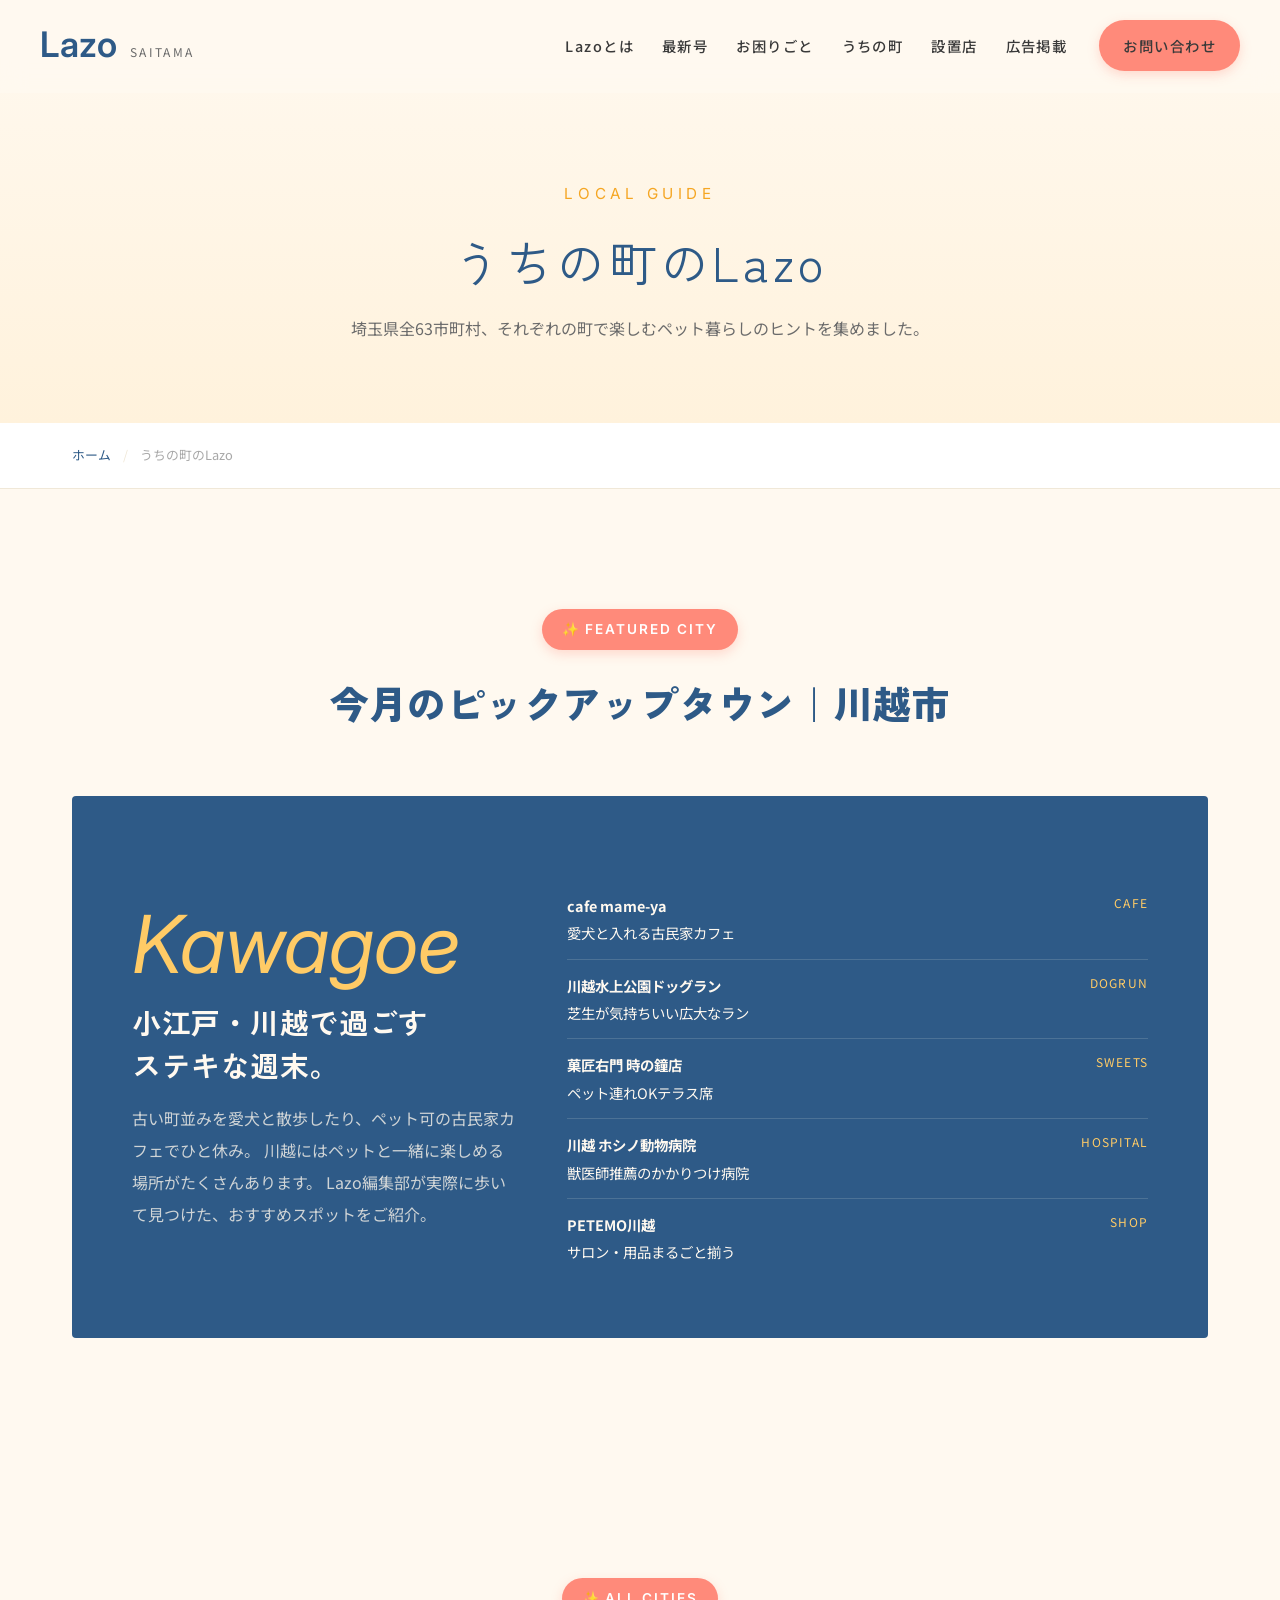
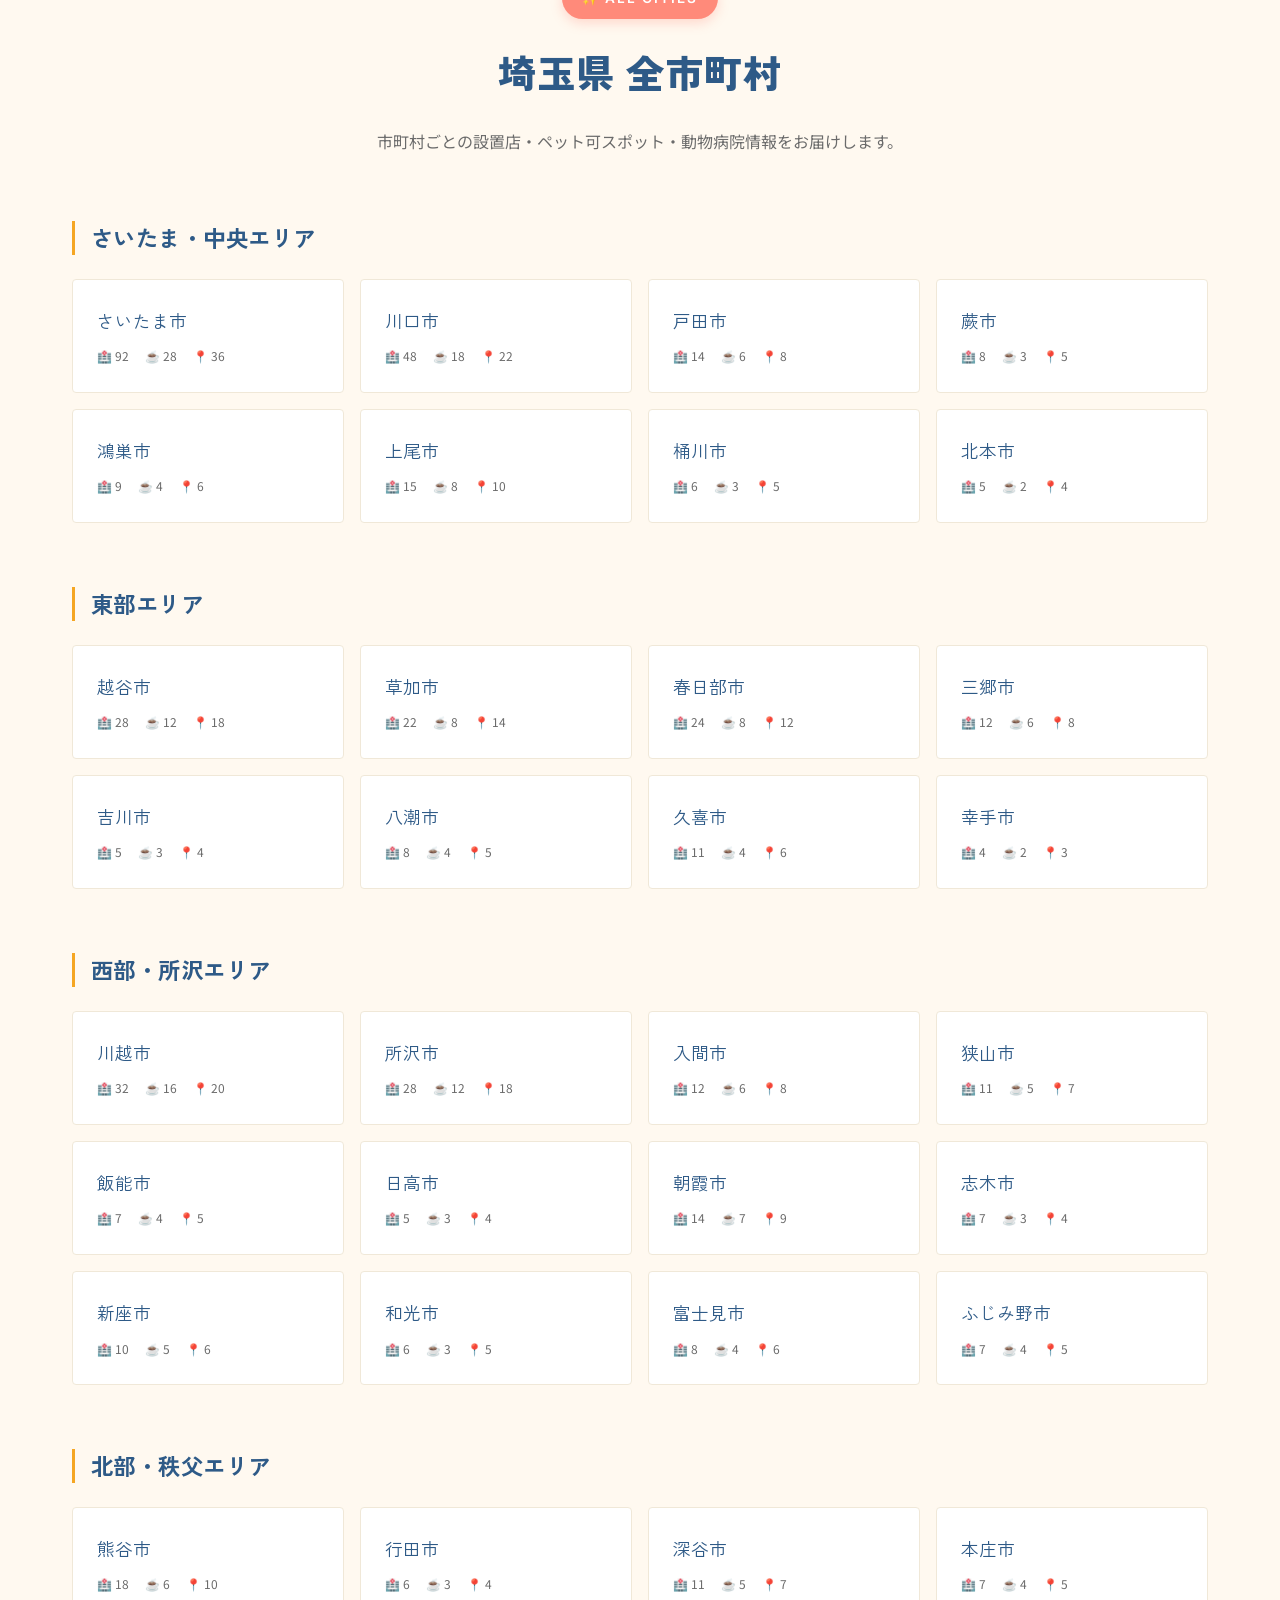
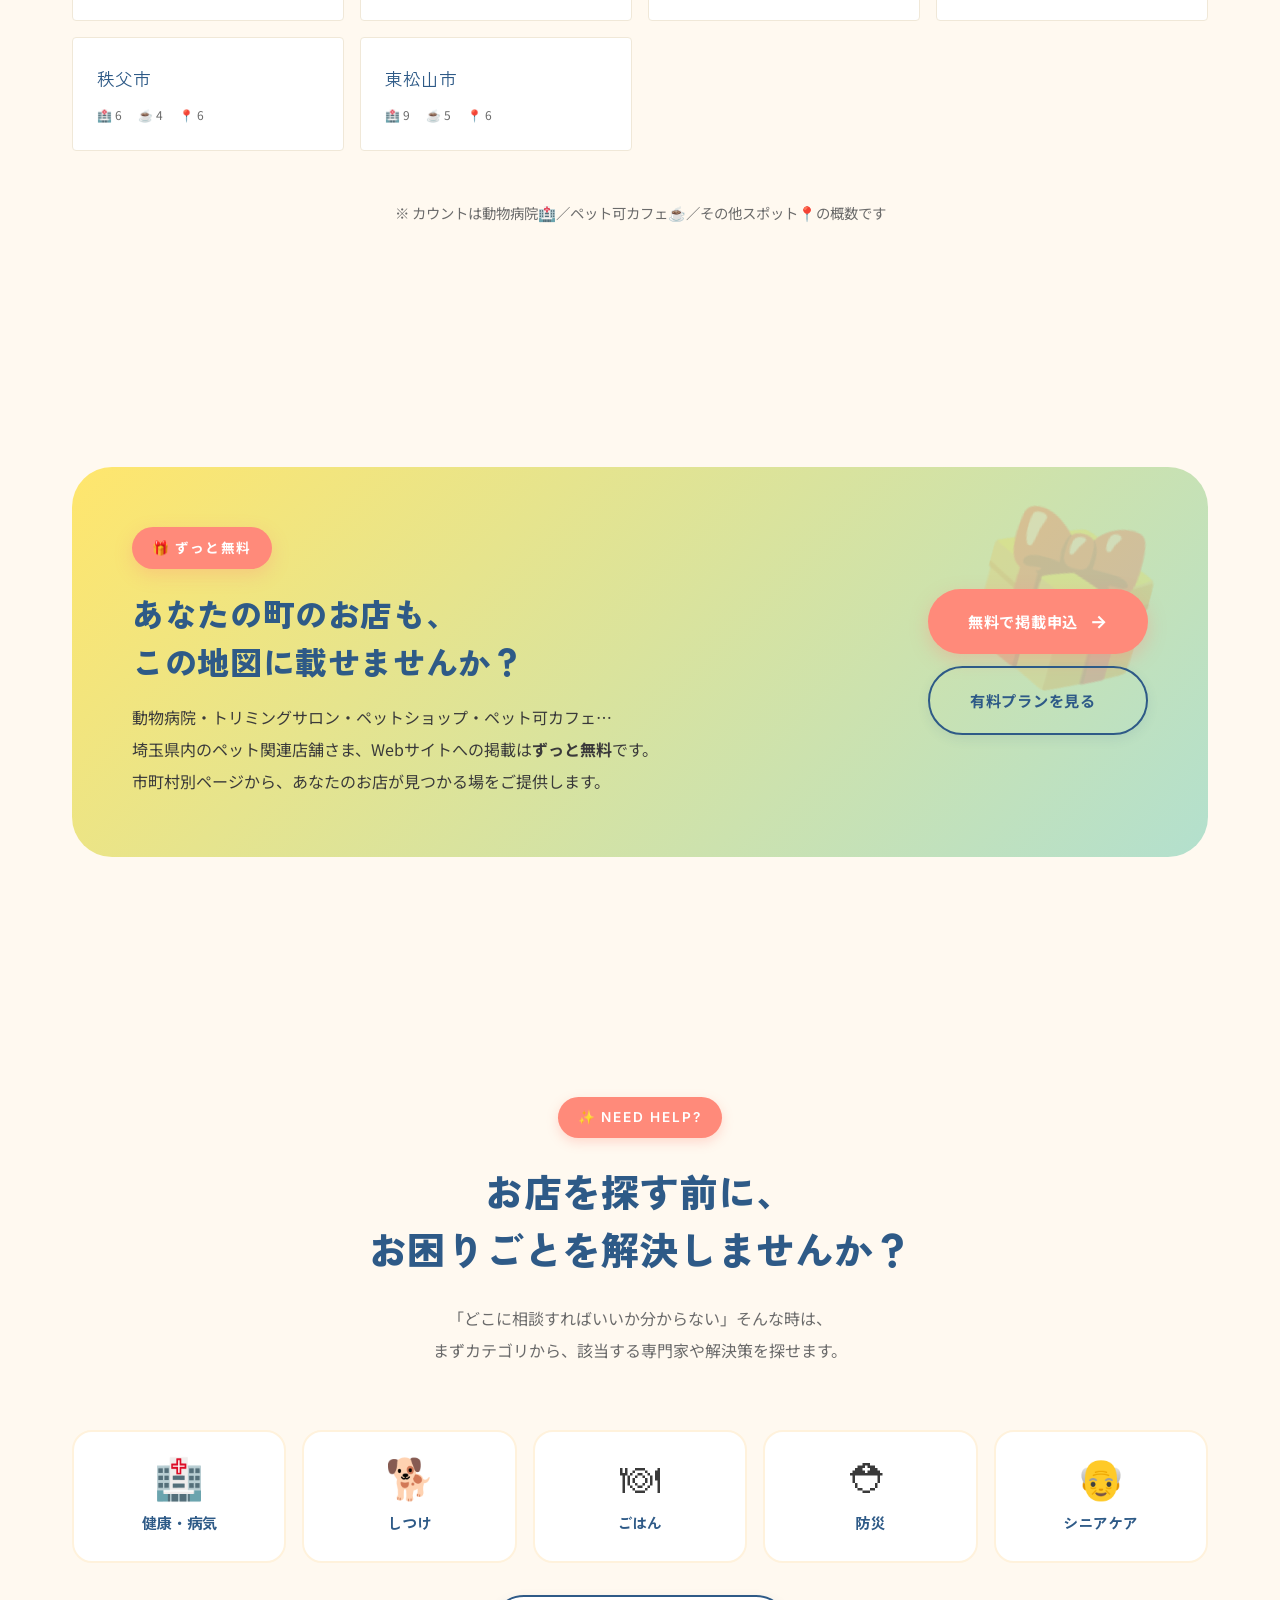
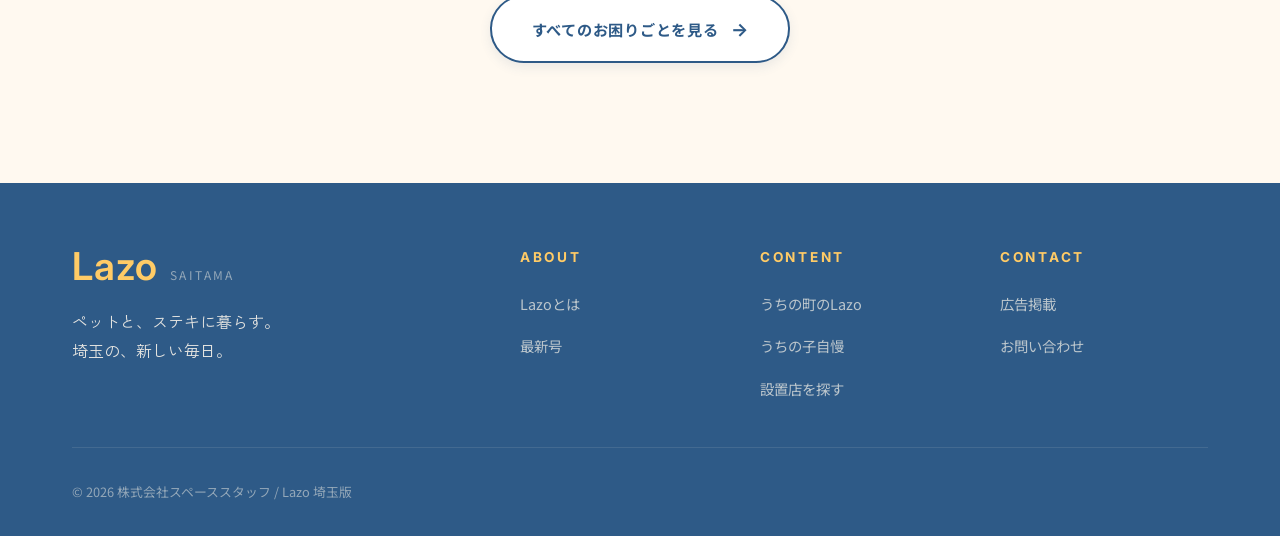
<file: area.html>
<!DOCTYPE html>
<html lang="ja">
<head>
<meta charset="UTF-8">
<meta name="viewport" content="width=device-width, initial-scale=1.0">
<title>うちの町のLazo ｜ Lazo 埼玉版</title>
<meta name="description" content="さいたま市・川越市・所沢市など、埼玉県内の市町村別ペット情報。">
<link rel="preconnect" href="https://fonts.googleapis.com">
<link rel="preconnect" href="https://fonts.gstatic.com" crossorigin>
<link href="https://fonts.googleapis.com/css2?family=Inter:wght@400;500;600;700&family=Noto+Sans+JP:wght@400;500;600;700;900&family=Zen+Kaku+Gothic+New:wght@500;700;900&display=swap" rel="stylesheet">
<link rel="stylesheet" href="css/style.css">
<style>
    .area-region-section { margin-top: 64px; }
    .area-region-title {
        font-family: var(--font-serif);
        font-size: 1.4rem;
        color: var(--color-primary);
        margin-bottom: 24px;
        padding-left: 16px;
        border-left: 3px solid var(--color-gold);
    }
    .city-card-grid {
        display: grid;
        grid-template-columns: repeat(auto-fill, minmax(220px, 1fr));
        gap: 16px;
    }
    .city-card {
        background: var(--color-white);
        padding: 24px;
        border-radius: 4px;
        border: 1px solid var(--color-border);
        transition: var(--transition-base);
        cursor: pointer;
    }
    .city-card:hover {
        transform: translateY(-2px);
        border-color: var(--color-gold);
    }
    .city-name {
        font-family: var(--font-serif);
        font-size: 1.1rem;
        color: var(--color-primary);
        margin-bottom: 8px;
    }
    .city-stats {
        display: flex;
        gap: 16px;
        font-size: 0.75rem;
        color: var(--color-text-sub);
    }
    .city-stats span { display: flex; align-items: center; gap: 4px; }
    .feature-city {
        background: var(--color-primary);
        color: var(--color-cream);
        padding: 60px;
        border-radius: 4px;
        display: grid;
        grid-template-columns: 1fr 1.5fr;
        gap: 48px;
        align-items: center;
        margin-top: 48px;
    }
    .feature-city-mark {
        font-family: var(--font-accent);
        font-size: 5rem;
        font-style: italic;
        color: var(--color-gold-light);
        line-height: 1;
    }
    .feature-city h3 {
        color: var(--color-cream);
        font-size: 1.8rem;
        margin: 16px 0;
    }
    .feature-city p {
        color: rgba(248, 243, 234, 0.8);
        line-height: 2;
    }
    .spot-list {
        margin-top: 24px;
    }
    .spot-list li {
        padding: 12px 0;
        border-bottom: 1px solid rgba(248, 243, 234, 0.15);
        display: flex;
        justify-content: space-between;
        font-size: 0.9rem;
    }
    .spot-list li:last-child { border-bottom: none; }
    .spot-type {
        font-size: 0.75rem;
        color: var(--color-gold-light);
        letter-spacing: 0.1em;
    }
    @media (max-width: 768px) {
        .feature-city {
            grid-template-columns: 1fr;
            padding: 32px;
        }
    }
</style>
<link rel="stylesheet" href="css/mobile-overrides.css">
</head>
<body>

<header class="site-header">
    <div class="header-inner">
        <a href="index.html" class="site-logo">
            <span class="site-logo-mark">Lazo</span>
            <span class="site-logo-sub">SAITAMA</span>
        </a>
        <nav class="site-nav">
            <ul>
                <li><a href="about.html">Lazoとは</a></li>
                <li><a href="latest.html">最新号</a></li>
                <li><a href="kotogoto.html">お困りごと</a></li>
                <li><a href="area.html">うちの町</a></li>
                <li><a href="shops.html">設置店</a></li>
                <li><a href="ad.html">広告掲載</a></li>
            </ul>
            <a href="contact.html" class="header-cta">お問い合わせ</a>
        </nav>
        <button class="menu-toggle" aria-label="メニュー"><span></span><span></span><span></span></button>
    </div>
</header>

<section class="page-hero">
    <div class="container">
        <div class="page-hero-eyebrow">LOCAL GUIDE</div>
        <h1 class="page-hero-title">うちの町のLazo</h1>
        <p class="page-hero-lead">埼玉県全63市町村、それぞれの町で楽しむペット暮らしのヒントを集めました。</p>
    </div>
</section>

<nav class="breadcrumb">
    <ol>
        <li><a href="index.html">ホーム</a></li>
        <li>うちの町のLazo</li>
    </ol>
</nav>

<!-- Featured City -->
<section>
    <div class="container">
        <div class="section-header">
            <span class="section-eyebrow">FEATURED CITY</span>
            <h2 class="section-title">今月のピックアップタウン｜川越市</h2>
        </div>

        <div class="feature-city">
            <div>
                <div class="feature-city-mark">Kawagoe</div>
                <h3>小江戸・川越で過ごす<br>ステキな週末。</h3>
                <p>
                    古い町並みを愛犬と散歩したり、ペット可の古民家カフェでひと休み。
                    川越にはペットと一緒に楽しめる場所がたくさんあります。
                    Lazo編集部が実際に歩いて見つけた、おすすめスポットをご紹介。
                </p>
            </div>
            <div>
                <ul class="spot-list">
                    <li>
                        <div><strong>cafe mame-ya</strong><br>愛犬と入れる古民家カフェ</div>
                        <span class="spot-type">CAFE</span>
                    </li>
                    <li>
                        <div><strong>川越水上公園ドッグラン</strong><br>芝生が気持ちいい広大なラン</div>
                        <span class="spot-type">DOGRUN</span>
                    </li>
                    <li>
                        <div><strong>菓匠右門 時の鐘店</strong><br>ペット連れOKテラス席</div>
                        <span class="spot-type">SWEETS</span>
                    </li>
                    <li>
                        <div><strong>川越 ホシノ動物病院</strong><br>獣医師推薦のかかりつけ病院</div>
                        <span class="spot-type">HOSPITAL</span>
                    </li>
                    <li>
                        <div><strong>PETEMO川越</strong><br>サロン・用品まるごと揃う</div>
                        <span class="spot-type">SHOP</span>
                    </li>
                </ul>
            </div>
        </div>
    </div>
</section>

<!-- All Cities -->
<section class="pillars">
    <div class="container">
        <div class="section-header">
            <span class="section-eyebrow">ALL CITIES</span>
            <h2 class="section-title">埼玉県 全市町村</h2>
            <p class="section-lead">市町村ごとの設置店・ペット可スポット・動物病院情報をお届けします。</p>
        </div>

        <!-- さいたま中央 -->
        <div class="area-region-section">
            <h3 class="area-region-title">さいたま・中央エリア</h3>
            <div class="city-card-grid">
                <div class="city-card">
                    <div class="city-name">さいたま市</div>
                    <div class="city-stats"><span>🏥 92</span><span>☕ 28</span><span>📍 36</span></div>
                </div>
                <div class="city-card">
                    <div class="city-name">川口市</div>
                    <div class="city-stats"><span>🏥 48</span><span>☕ 18</span><span>📍 22</span></div>
                </div>
                <div class="city-card">
                    <div class="city-name">戸田市</div>
                    <div class="city-stats"><span>🏥 14</span><span>☕ 6</span><span>📍 8</span></div>
                </div>
                <div class="city-card">
                    <div class="city-name">蕨市</div>
                    <div class="city-stats"><span>🏥 8</span><span>☕ 3</span><span>📍 5</span></div>
                </div>
                <div class="city-card">
                    <div class="city-name">鴻巣市</div>
                    <div class="city-stats"><span>🏥 9</span><span>☕ 4</span><span>📍 6</span></div>
                </div>
                <div class="city-card">
                    <div class="city-name">上尾市</div>
                    <div class="city-stats"><span>🏥 15</span><span>☕ 8</span><span>📍 10</span></div>
                </div>
                <div class="city-card">
                    <div class="city-name">桶川市</div>
                    <div class="city-stats"><span>🏥 6</span><span>☕ 3</span><span>📍 5</span></div>
                </div>
                <div class="city-card">
                    <div class="city-name">北本市</div>
                    <div class="city-stats"><span>🏥 5</span><span>☕ 2</span><span>📍 4</span></div>
                </div>
            </div>
        </div>

        <!-- 東部 -->
        <div class="area-region-section">
            <h3 class="area-region-title">東部エリア</h3>
            <div class="city-card-grid">
                <div class="city-card">
                    <div class="city-name">越谷市</div>
                    <div class="city-stats"><span>🏥 28</span><span>☕ 12</span><span>📍 18</span></div>
                </div>
                <div class="city-card">
                    <div class="city-name">草加市</div>
                    <div class="city-stats"><span>🏥 22</span><span>☕ 8</span><span>📍 14</span></div>
                </div>
                <div class="city-card">
                    <div class="city-name">春日部市</div>
                    <div class="city-stats"><span>🏥 24</span><span>☕ 8</span><span>📍 12</span></div>
                </div>
                <div class="city-card">
                    <div class="city-name">三郷市</div>
                    <div class="city-stats"><span>🏥 12</span><span>☕ 6</span><span>📍 8</span></div>
                </div>
                <div class="city-card">
                    <div class="city-name">吉川市</div>
                    <div class="city-stats"><span>🏥 5</span><span>☕ 3</span><span>📍 4</span></div>
                </div>
                <div class="city-card">
                    <div class="city-name">八潮市</div>
                    <div class="city-stats"><span>🏥 8</span><span>☕ 4</span><span>📍 5</span></div>
                </div>
                <div class="city-card">
                    <div class="city-name">久喜市</div>
                    <div class="city-stats"><span>🏥 11</span><span>☕ 4</span><span>📍 6</span></div>
                </div>
                <div class="city-card">
                    <div class="city-name">幸手市</div>
                    <div class="city-stats"><span>🏥 4</span><span>☕ 2</span><span>📍 3</span></div>
                </div>
            </div>
        </div>

        <!-- 西部 -->
        <div class="area-region-section">
            <h3 class="area-region-title">西部・所沢エリア</h3>
            <div class="city-card-grid">
                <div class="city-card">
                    <div class="city-name">川越市</div>
                    <div class="city-stats"><span>🏥 32</span><span>☕ 16</span><span>📍 20</span></div>
                </div>
                <div class="city-card">
                    <div class="city-name">所沢市</div>
                    <div class="city-stats"><span>🏥 28</span><span>☕ 12</span><span>📍 18</span></div>
                </div>
                <div class="city-card">
                    <div class="city-name">入間市</div>
                    <div class="city-stats"><span>🏥 12</span><span>☕ 6</span><span>📍 8</span></div>
                </div>
                <div class="city-card">
                    <div class="city-name">狭山市</div>
                    <div class="city-stats"><span>🏥 11</span><span>☕ 5</span><span>📍 7</span></div>
                </div>
                <div class="city-card">
                    <div class="city-name">飯能市</div>
                    <div class="city-stats"><span>🏥 7</span><span>☕ 4</span><span>📍 5</span></div>
                </div>
                <div class="city-card">
                    <div class="city-name">日高市</div>
                    <div class="city-stats"><span>🏥 5</span><span>☕ 3</span><span>📍 4</span></div>
                </div>
                <div class="city-card">
                    <div class="city-name">朝霞市</div>
                    <div class="city-stats"><span>🏥 14</span><span>☕ 7</span><span>📍 9</span></div>
                </div>
                <div class="city-card">
                    <div class="city-name">志木市</div>
                    <div class="city-stats"><span>🏥 7</span><span>☕ 3</span><span>📍 4</span></div>
                </div>
                <div class="city-card">
                    <div class="city-name">新座市</div>
                    <div class="city-stats"><span>🏥 10</span><span>☕ 5</span><span>📍 6</span></div>
                </div>
                <div class="city-card">
                    <div class="city-name">和光市</div>
                    <div class="city-stats"><span>🏥 6</span><span>☕ 3</span><span>📍 5</span></div>
                </div>
                <div class="city-card">
                    <div class="city-name">富士見市</div>
                    <div class="city-stats"><span>🏥 8</span><span>☕ 4</span><span>📍 6</span></div>
                </div>
                <div class="city-card">
                    <div class="city-name">ふじみ野市</div>
                    <div class="city-stats"><span>🏥 7</span><span>☕ 4</span><span>📍 5</span></div>
                </div>
            </div>
        </div>

        <!-- 北部 -->
        <div class="area-region-section">
            <h3 class="area-region-title">北部・秩父エリア</h3>
            <div class="city-card-grid">
                <div class="city-card">
                    <div class="city-name">熊谷市</div>
                    <div class="city-stats"><span>🏥 18</span><span>☕ 6</span><span>📍 10</span></div>
                </div>
                <div class="city-card">
                    <div class="city-name">行田市</div>
                    <div class="city-stats"><span>🏥 6</span><span>☕ 3</span><span>📍 4</span></div>
                </div>
                <div class="city-card">
                    <div class="city-name">深谷市</div>
                    <div class="city-stats"><span>🏥 11</span><span>☕ 5</span><span>📍 7</span></div>
                </div>
                <div class="city-card">
                    <div class="city-name">本庄市</div>
                    <div class="city-stats"><span>🏥 7</span><span>☕ 4</span><span>📍 5</span></div>
                </div>
                <div class="city-card">
                    <div class="city-name">秩父市</div>
                    <div class="city-stats"><span>🏥 6</span><span>☕ 4</span><span>📍 6</span></div>
                </div>
                <div class="city-card">
                    <div class="city-name">東松山市</div>
                    <div class="city-stats"><span>🏥 9</span><span>☕ 5</span><span>📍 6</span></div>
                </div>
            </div>
        </div>

        <div style="text-align: center; margin-top: 48px; color: var(--color-text-sub); font-size: 0.9rem;">
            ※ カウントは動物病院🏥／ペット可カフェ☕／その他スポット📍の概数です
        </div>
    </div>
</section>

<!-- Free Shop Listing -->
<section>
    <div class="container">
        <div style="background: linear-gradient(135deg, var(--color-yellow) 0%, var(--color-mint-light) 100%); border-radius: 40px; padding: 60px; position: relative; overflow: hidden;">
            <div style="position: absolute; top: -30px; right: 40px; font-size: 10rem; opacity: 0.18; transform: rotate(15deg);">🎁</div>
            <div style="display: grid; grid-template-columns: 1fr auto; gap: 40px; align-items: center; position: relative;">
                <div>
                    <span style="display: inline-block; padding: 8px 20px; background: var(--color-coral); color: var(--color-white); border-radius: 40px; font-weight: 700; font-size: 0.85rem; letter-spacing: 0.1em; margin-bottom: 20px; box-shadow: 0 6px 18px rgba(255, 138, 122, 0.3);">🎁 ずっと無料</span>
                    <h2 style="font-family: var(--font-serif); font-size: 2rem; color: var(--color-primary); margin-bottom: 16px; font-weight: 900; line-height: 1.5;">
                        あなたの町のお店も、<br>この地図に載せませんか？
                    </h2>
                    <p style="color: var(--color-text); line-height: 2; max-width: 640px;">
                        動物病院・トリミングサロン・ペットショップ・ペット可カフェ…<br>
                        埼玉県内のペット関連店舗さま、Webサイトへの掲載は<strong>ずっと無料</strong>です。<br>
                        市町村別ページから、あなたのお店が見つかる場をご提供します。
                    </p>
                </div>
                <div style="display: flex; flex-direction: column; gap: 12px;">
                    <a href="shop-register.html" class="btn btn-primary">無料で掲載申込 <span class="btn-arrow">→</span></a>
                    <a href="ad.html" class="btn btn-outline" style="background: transparent;">有料プランを見る</a>
                </div>
            </div>
        </div>
    </div>
</section>

<!-- お困りごと link -->
<section class="pillars">
    <div class="container">
        <div class="section-header">
            <span class="section-eyebrow">NEED HELP?</span>
            <h2 class="section-title">お店を探す前に、<br>お困りごとを解決しませんか？</h2>
            <p class="section-lead">
                「どこに相談すればいいか分からない」そんな時は、<br>
                まずカテゴリから、該当する専門家や解決策を探せます。
            </p>
        </div>

        <div style="display: grid; grid-template-columns: repeat(auto-fit, minmax(180px, 1fr)); gap: 16px; margin-top: 48px;">
            <a href="kotogoto.html#health" style="background: var(--color-white); border-radius: 20px; padding: 24px 16px; text-align: center; border: 2px solid var(--color-cream-deep); text-decoration: none; color: inherit; transition: all 0.3s;">
                <div style="font-size: 2.5rem; line-height: 1; margin-bottom: 12px;">🏥</div>
                <div style="font-family: var(--font-serif); font-weight: 700; color: var(--color-primary); font-size: 0.95rem;">健康・病気</div>
            </a>
            <a href="kotogoto.html#training" style="background: var(--color-white); border-radius: 20px; padding: 24px 16px; text-align: center; border: 2px solid var(--color-cream-deep); text-decoration: none; color: inherit;">
                <div style="font-size: 2.5rem; line-height: 1; margin-bottom: 12px;">🐕</div>
                <div style="font-family: var(--font-serif); font-weight: 700; color: var(--color-primary); font-size: 0.95rem;">しつけ</div>
            </a>
            <a href="kotogoto.html#food" style="background: var(--color-white); border-radius: 20px; padding: 24px 16px; text-align: center; border: 2px solid var(--color-cream-deep); text-decoration: none; color: inherit;">
                <div style="font-size: 2.5rem; line-height: 1; margin-bottom: 12px;">🍽</div>
                <div style="font-family: var(--font-serif); font-weight: 700; color: var(--color-primary); font-size: 0.95rem;">ごはん</div>
            </a>
            <a href="kotogoto.html#disaster" style="background: var(--color-white); border-radius: 20px; padding: 24px 16px; text-align: center; border: 2px solid var(--color-cream-deep); text-decoration: none; color: inherit;">
                <div style="font-size: 2.5rem; line-height: 1; margin-bottom: 12px;">⛑</div>
                <div style="font-family: var(--font-serif); font-weight: 700; color: var(--color-primary); font-size: 0.95rem;">防災</div>
            </a>
            <a href="kotogoto.html#senior" style="background: var(--color-white); border-radius: 20px; padding: 24px 16px; text-align: center; border: 2px solid var(--color-cream-deep); text-decoration: none; color: inherit;">
                <div style="font-size: 2.5rem; line-height: 1; margin-bottom: 12px;">👴</div>
                <div style="font-family: var(--font-serif); font-weight: 700; color: var(--color-primary); font-size: 0.95rem;">シニアケア</div>
            </a>
        </div>

        <div style="text-align: center; margin-top: 32px;">
            <a href="kotogoto.html" class="btn btn-outline">すべてのお困りごとを見る <span class="btn-arrow">→</span></a>
        </div>
    </div>
</section>

<footer class="site-footer">
    <div class="footer-inner">
        <div class="footer-top">
            <div class="footer-brand">
                <a href="index.html" class="site-logo">
                    <span class="site-logo-mark">Lazo</span>
                    <span class="site-logo-sub">SAITAMA</span>
                </a>
                <p class="footer-tagline">ペットと、ステキに暮らす。<br>埼玉の、新しい毎日。</p>
            </div>
            <div class="footer-nav">
                <h4>ABOUT</h4>
                <ul>
                    <li><a href="about.html">Lazoとは</a></li>
                    <li><a href="latest.html">最新号</a></li>
                </ul>
            </div>
            <div class="footer-nav">
                <h4>CONTENT</h4>
                <ul>
                    <li><a href="area.html">うちの町のLazo</a></li>
                    <li><a href="community.html">うちの子自慢</a></li>
                    <li><a href="shops.html">設置店を探す</a></li>
                </ul>
            </div>
            <div class="footer-nav">
                <h4>CONTACT</h4>
                <ul>
                    <li><a href="ad.html">広告掲載</a></li>
                    <li><a href="contact.html">お問い合わせ</a></li>
                </ul>
            </div>
        </div>
        <div class="footer-bottom">
            <div>© <span data-current-year>2026</span> 株式会社スペーススタッフ / Lazo 埼玉版</div>
        </div>
    </div>
</footer>

<script src="js/main.js"></script>
</body>
</html>
</file>
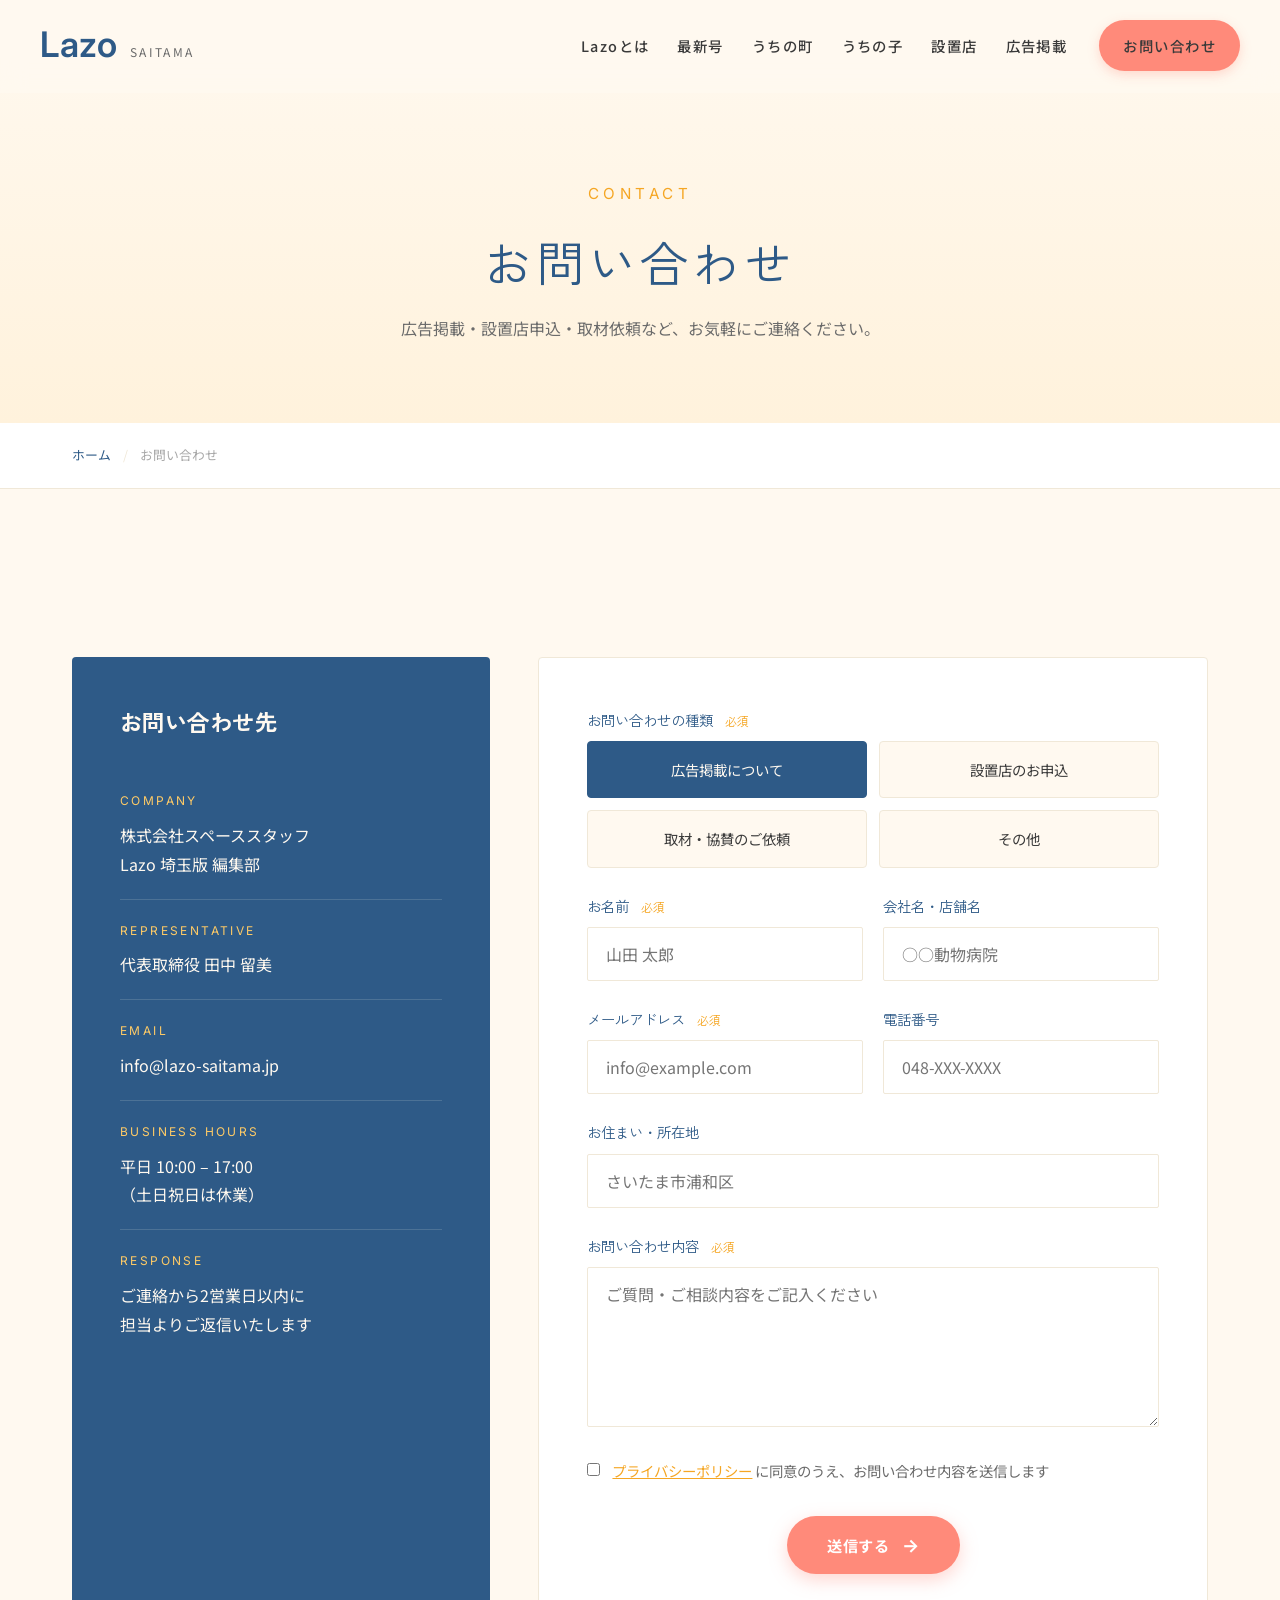
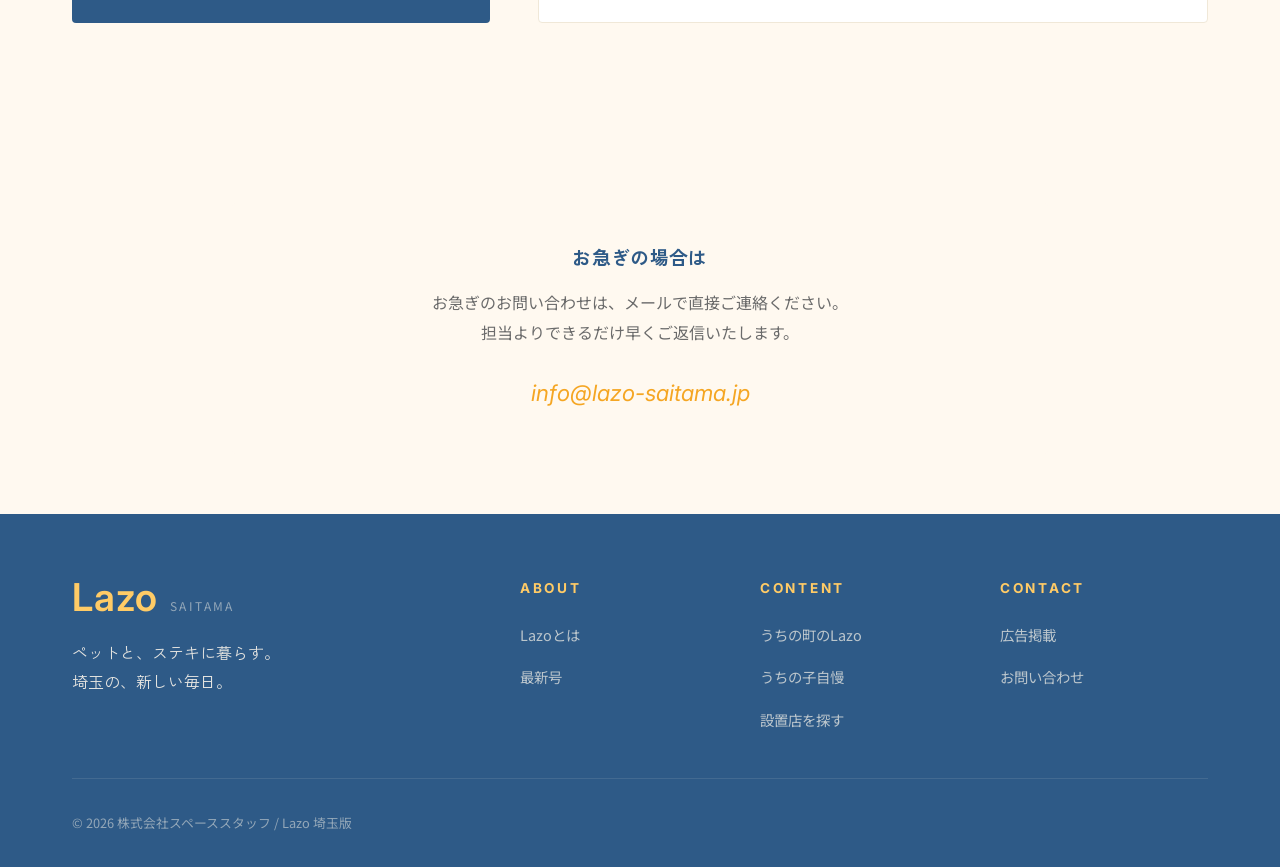
<file: contact.html>
<!DOCTYPE html>
<html lang="ja">
<head>
<meta charset="UTF-8">
<meta name="viewport" content="width=device-width, initial-scale=1.0">
<title>お問い合わせ ｜ Lazo 埼玉版</title>
<meta name="description" content="Lazo埼玉版へのお問い合わせ・ご相談はこちらから。">
<link rel="preconnect" href="https://fonts.googleapis.com">
<link rel="preconnect" href="https://fonts.gstatic.com" crossorigin>
<link href="https://fonts.googleapis.com/css2?family=Inter:wght@400;500;600;700&family=Noto+Sans+JP:wght@400;500;600;700;900&family=Zen+Kaku+Gothic+New:wght@500;700;900&display=swap" rel="stylesheet">
<link rel="stylesheet" href="css/style.css">
<style>
    .contact-grid {
        display: grid;
        grid-template-columns: 1fr 1.6fr;
        gap: 48px;
        margin-top: 48px;
    }
    @media (max-width: 900px) {
        .contact-grid { grid-template-columns: 1fr; }
    }
    .contact-info {
        background: var(--color-primary);
        color: var(--color-cream);
        padding: 48px;
        border-radius: 4px;
    }
    .contact-info h3 {
        color: var(--color-cream);
        font-family: var(--font-serif);
        font-size: 1.4rem;
        margin-bottom: 32px;
    }
    .contact-info-item {
        padding: 20px 0;
        border-bottom: 1px solid rgba(248, 243, 234, 0.15);
    }
    .contact-info-item:last-child { border-bottom: none; }
    .contact-info-label {
        font-family: var(--font-accent);
        font-size: 0.75rem;
        letter-spacing: 0.2em;
        color: var(--color-gold-light);
        margin-bottom: 8px;
    }
    .contact-info-value {
        font-size: 1rem;
        color: var(--color-cream);
        line-height: 1.8;
    }
    .contact-form {
        background: var(--color-white);
        padding: 48px;
        border: 1px solid var(--color-border);
        border-radius: 4px;
    }
    .form-row-2 {
        display: grid;
        grid-template-columns: 1fr 1fr;
        gap: 20px;
    }
    @media (max-width: 560px) {
        .form-row-2 { grid-template-columns: 1fr; }
        .contact-form, .contact-info { padding: 32px 24px; }
    }
    .radio-group {
        display: grid;
        grid-template-columns: repeat(2, 1fr);
        gap: 12px;
    }
    .radio-option {
        padding: 14px 20px;
        background: var(--color-cream);
        border: 1px solid var(--color-border);
        border-radius: 4px;
        cursor: pointer;
        transition: var(--transition-base);
        text-align: center;
        font-size: 0.9rem;
    }
    .radio-option:hover, .radio-option.selected {
        background: var(--color-primary);
        color: var(--color-cream);
        border-color: var(--color-primary);
    }
</style>
<link rel="stylesheet" href="css/mobile-overrides.css">
</head>
<body>

<header class="site-header">
    <div class="header-inner">
        <a href="index.html" class="site-logo">
            <span class="site-logo-mark">Lazo</span>
            <span class="site-logo-sub">SAITAMA</span>
        </a>
        <nav class="site-nav">
            <ul>
                <li><a href="about.html">Lazoとは</a></li>
                <li><a href="latest.html">最新号</a></li>
                <li><a href="area.html">うちの町</a></li>
                <li><a href="community.html">うちの子</a></li>
                <li><a href="shops.html">設置店</a></li>
                <li><a href="ad.html">広告掲載</a></li>
            </ul>
            <a href="contact.html" class="header-cta">お問い合わせ</a>
        </nav>
        <button class="menu-toggle" aria-label="メニュー"><span></span><span></span><span></span></button>
    </div>
</header>

<section class="page-hero">
    <div class="container">
        <div class="page-hero-eyebrow">CONTACT</div>
        <h1 class="page-hero-title">お問い合わせ</h1>
        <p class="page-hero-lead">広告掲載・設置店申込・取材依頼など、お気軽にご連絡ください。</p>
    </div>
</section>

<nav class="breadcrumb">
    <ol>
        <li><a href="index.html">ホーム</a></li>
        <li>お問い合わせ</li>
    </ol>
</nav>

<section>
    <div class="container">
        <div class="contact-grid">
            <div class="contact-info">
                <h3>お問い合わせ先</h3>
                <div class="contact-info-item">
                    <div class="contact-info-label">COMPANY</div>
                    <div class="contact-info-value">株式会社スペーススタッフ<br>Lazo 埼玉版 編集部</div>
                </div>
                <div class="contact-info-item">
                    <div class="contact-info-label">REPRESENTATIVE</div>
                    <div class="contact-info-value">代表取締役 田中 留美</div>
                </div>
                <div class="contact-info-item">
                    <div class="contact-info-label">EMAIL</div>
                    <div class="contact-info-value">info@lazo-saitama.jp</div>
                </div>
                <div class="contact-info-item">
                    <div class="contact-info-label">BUSINESS HOURS</div>
                    <div class="contact-info-value">平日 10:00 – 17:00<br>（土日祝日は休業）</div>
                </div>
                <div class="contact-info-item">
                    <div class="contact-info-label">RESPONSE</div>
                    <div class="contact-info-value">ご連絡から2営業日以内に<br>担当よりご返信いたします</div>
                </div>
            </div>

            <div class="contact-form">
                <form>
                    <div class="form-group">
                        <label class="form-label">お問い合わせの種類 <span class="required">必須</span></label>
                        <div class="radio-group">
                            <div class="radio-option selected">広告掲載について</div>
                            <div class="radio-option">設置店のお申込</div>
                            <div class="radio-option">取材・協賛のご依頼</div>
                            <div class="radio-option">その他</div>
                        </div>
                    </div>

                    <div class="form-row-2">
                        <div class="form-group">
                            <label class="form-label">お名前 <span class="required">必須</span></label>
                            <input type="text" class="form-input" placeholder="山田 太郎">
                        </div>
                        <div class="form-group">
                            <label class="form-label">会社名・店舗名</label>
                            <input type="text" class="form-input" placeholder="○○動物病院">
                        </div>
                    </div>

                    <div class="form-row-2">
                        <div class="form-group">
                            <label class="form-label">メールアドレス <span class="required">必須</span></label>
                            <input type="email" class="form-input" placeholder="info@example.com">
                        </div>
                        <div class="form-group">
                            <label class="form-label">電話番号</label>
                            <input type="tel" class="form-input" placeholder="048-XXX-XXXX">
                        </div>
                    </div>

                    <div class="form-group">
                        <label class="form-label">お住まい・所在地</label>
                        <input type="text" class="form-input" placeholder="さいたま市浦和区">
                    </div>

                    <div class="form-group">
                        <label class="form-label">お問い合わせ内容 <span class="required">必須</span></label>
                        <textarea class="form-textarea" placeholder="ご質問・ご相談内容をご記入ください"></textarea>
                    </div>

                    <div style="display: flex; gap: 12px; align-items: flex-start; margin: 24px 0;">
                        <input type="checkbox" id="privacy" style="margin-top: 4px;">
                        <label for="privacy" style="font-size: 0.9rem; color: var(--color-text-sub); line-height: 1.7;">
                            <a href="#" style="color: var(--color-gold); text-decoration: underline;">プライバシーポリシー</a> に同意のうえ、お問い合わせ内容を送信します
                        </label>
                    </div>

                    <div style="text-align: center; margin-top: 32px;">
                        <button type="button" class="btn btn-primary">送信する <span class="btn-arrow">→</span></button>
                    </div>
                </form>
            </div>
        </div>
    </div>
</section>

<section class="pillars" style="padding: 60px 0;">
    <div class="container-narrow">
        <div style="background: var(--color-cream); padding: 40px; border-radius: 4px; text-align: center;">
            <h3 style="font-family: var(--font-serif); color: var(--color-primary); margin-bottom: 16px;">お急ぎの場合は</h3>
            <p style="color: var(--color-text-sub); line-height: 1.9;">
                お急ぎのお問い合わせは、メールで直接ご連絡ください。<br>
                担当よりできるだけ早くご返信いたします。
            </p>
            <div style="margin-top: 24px; font-family: var(--font-accent); font-size: 1.4rem; color: var(--color-gold); font-style: italic;">
                info@lazo-saitama.jp
            </div>
        </div>
    </div>
</section>

<footer class="site-footer">
    <div class="footer-inner">
        <div class="footer-top">
            <div class="footer-brand">
                <a href="index.html" class="site-logo">
                    <span class="site-logo-mark">Lazo</span>
                    <span class="site-logo-sub">SAITAMA</span>
                </a>
                <p class="footer-tagline">ペットと、ステキに暮らす。<br>埼玉の、新しい毎日。</p>
            </div>
            <div class="footer-nav">
                <h4>ABOUT</h4>
                <ul><li><a href="about.html">Lazoとは</a></li><li><a href="latest.html">最新号</a></li></ul>
            </div>
            <div class="footer-nav">
                <h4>CONTENT</h4>
                <ul><li><a href="area.html">うちの町のLazo</a></li><li><a href="community.html">うちの子自慢</a></li><li><a href="shops.html">設置店を探す</a></li></ul>
            </div>
            <div class="footer-nav">
                <h4>CONTACT</h4>
                <ul><li><a href="ad.html">広告掲載</a></li><li><a href="contact.html">お問い合わせ</a></li></ul>
            </div>
        </div>
        <div class="footer-bottom">
            <div>© <span data-current-year>2026</span> 株式会社スペーススタッフ / Lazo 埼玉版</div>
        </div>
    </div>
</footer>

<script src="js/main.js"></script>
</body>
</html>
</file>
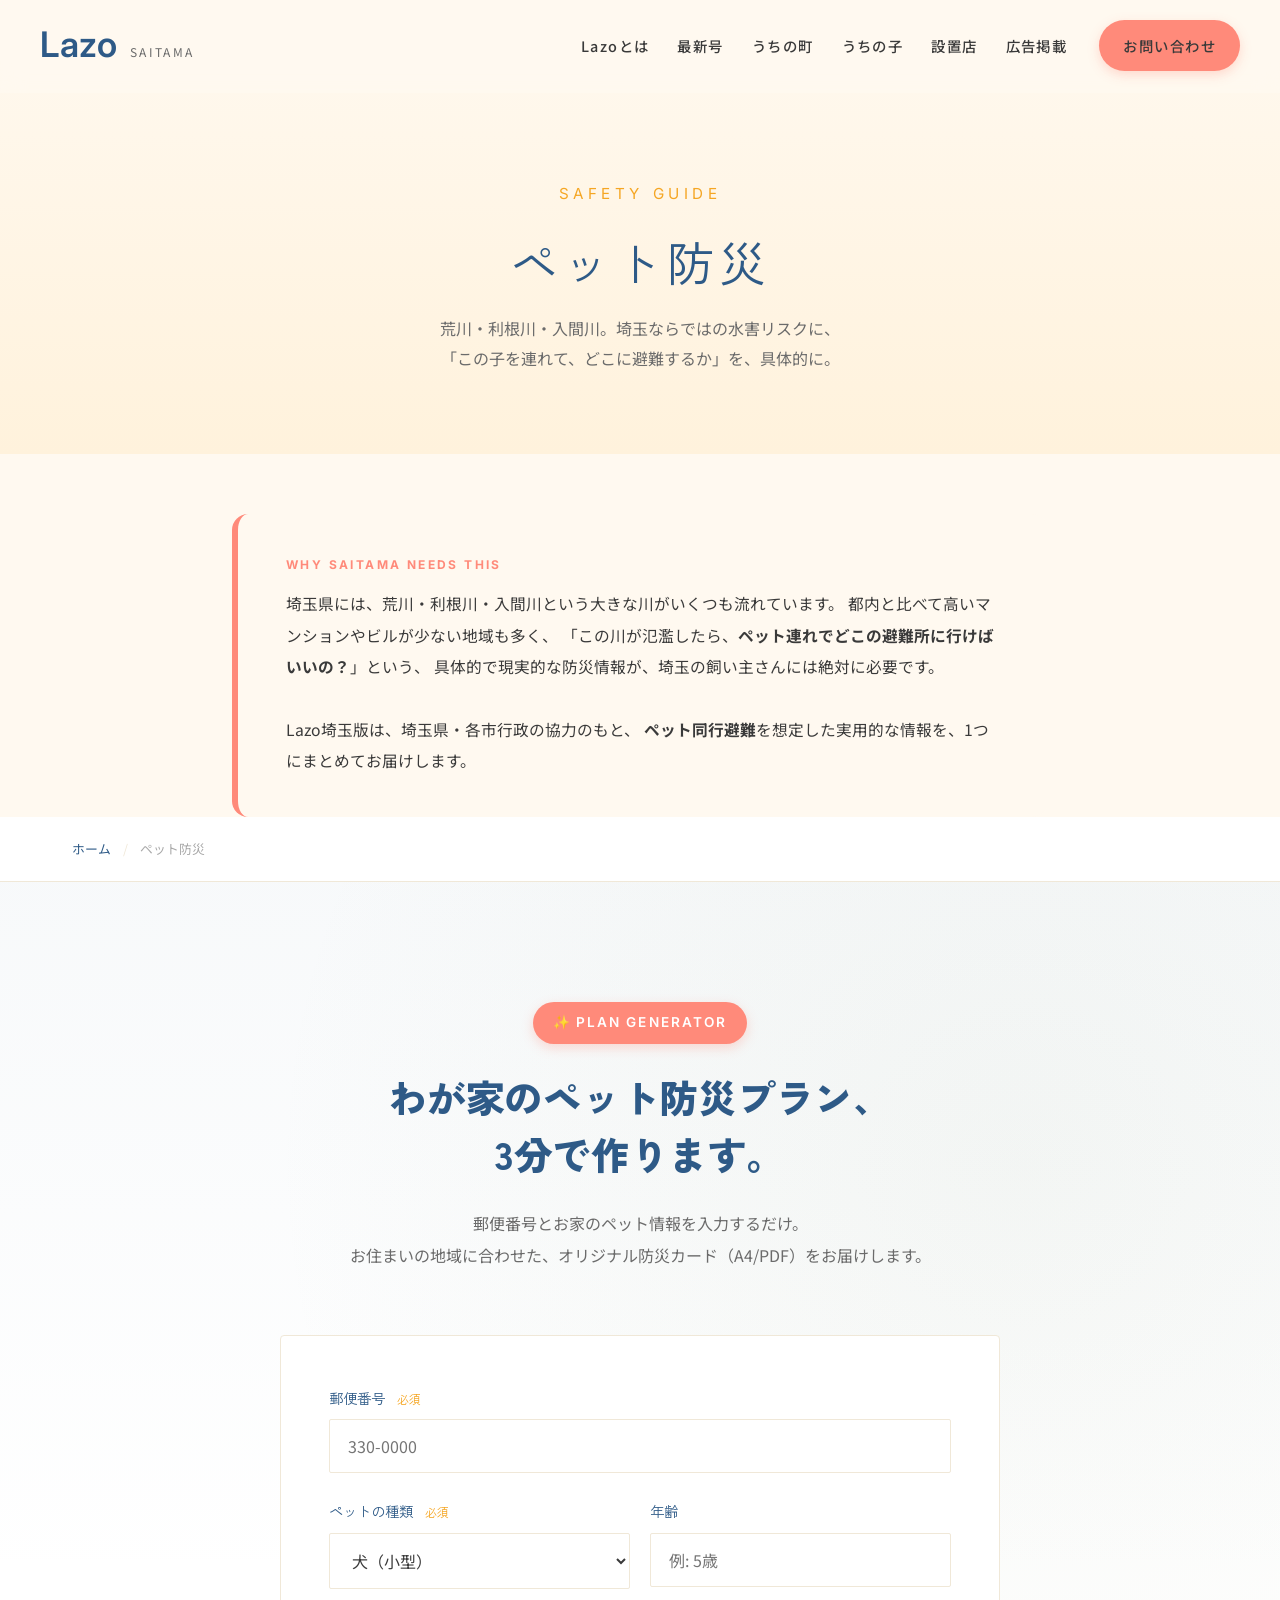
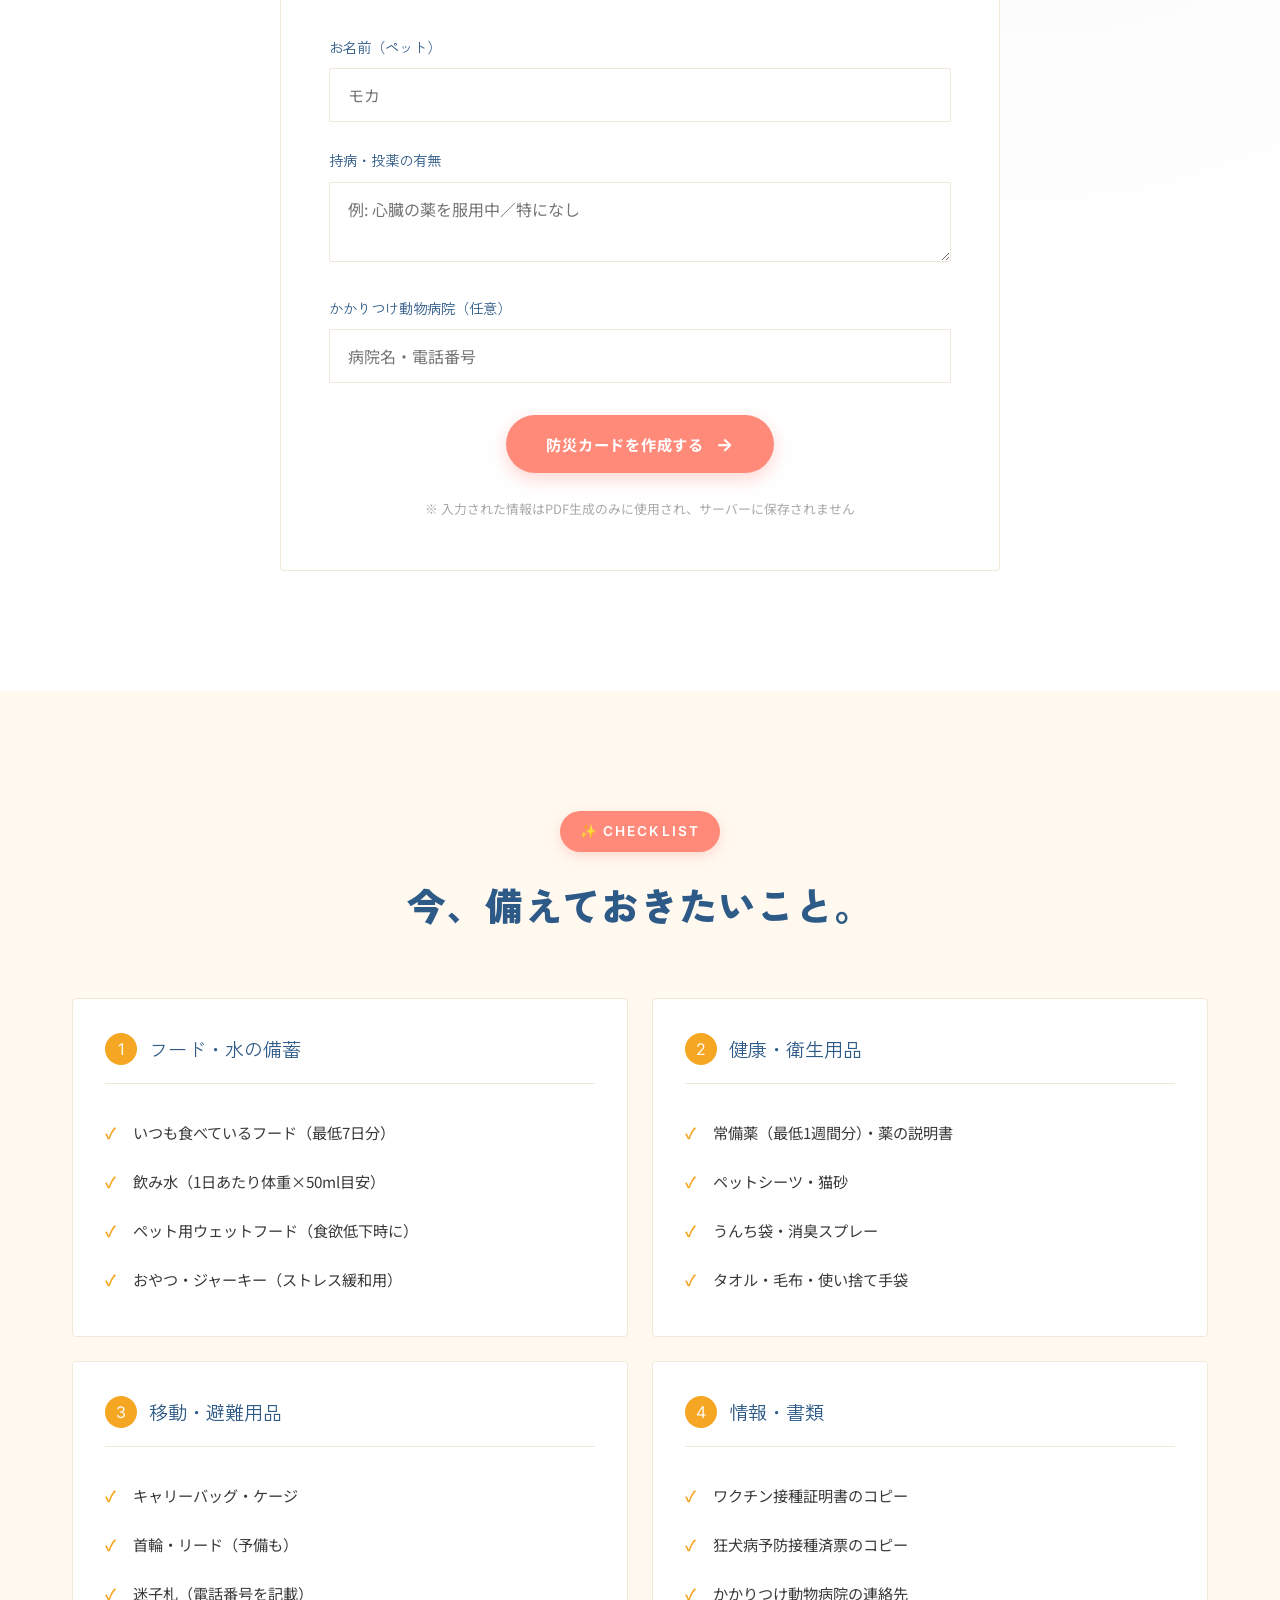
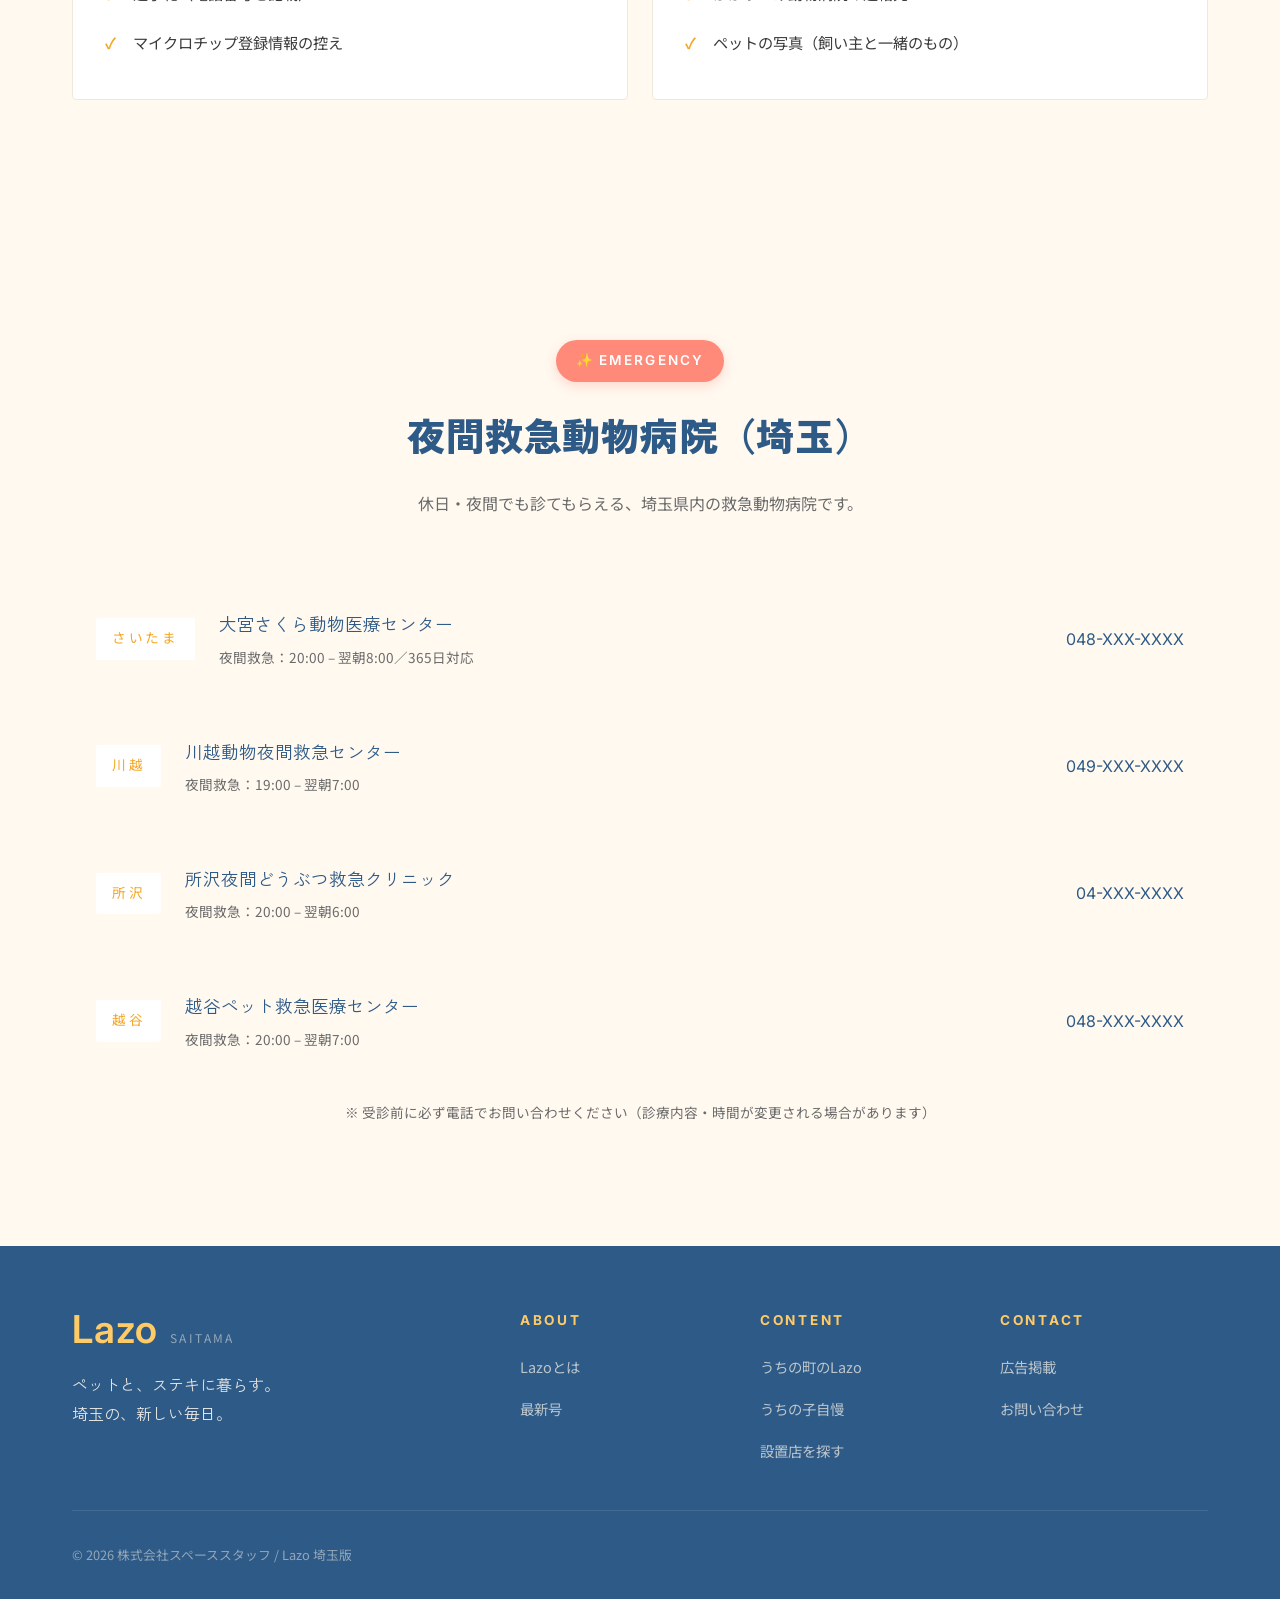
<file: disaster.html>
<!DOCTYPE html>
<html lang="ja">
<head>
<meta charset="UTF-8">
<meta name="viewport" content="width=device-width, initial-scale=1.0">
<title>ペット防災 ｜ Lazo 埼玉版</title>
<meta name="description" content="埼玉の飼い主さん向け、ペット防災ガイド。荒川・利根川などの水害リスクに備える。">
<link rel="preconnect" href="https://fonts.googleapis.com">
<link rel="preconnect" href="https://fonts.gstatic.com" crossorigin>
<link href="https://fonts.googleapis.com/css2?family=Inter:wght@400;500;600;700&family=Noto+Sans+JP:wght@400;500;600;700;900&family=Zen+Kaku+Gothic+New:wght@500;700;900&display=swap" rel="stylesheet">
<link rel="stylesheet" href="css/style.css">
<style>
    .plan-generator {
        max-width: 720px;
        margin: 48px auto 0;
        background: var(--color-white);
        padding: 48px;
        border: 1px solid var(--color-border);
        border-radius: 4px;
    }
    .form-row {
        display: grid;
        grid-template-columns: 1fr 1fr;
        gap: 20px;
        margin-bottom: 20px;
    }
    .checklist-grid {
        display: grid;
        grid-template-columns: repeat(2, 1fr);
        gap: 24px;
        margin-top: 48px;
    }
    .checklist-box {
        padding: 32px;
        background: var(--color-white);
        border: 1px solid var(--color-border);
        border-radius: 4px;
    }
    .checklist-title {
        display: flex;
        align-items: center;
        gap: 12px;
        font-family: var(--font-serif);
        font-size: 1.2rem;
        color: var(--color-primary);
        margin-bottom: 24px;
        padding-bottom: 16px;
        border-bottom: 1px solid var(--color-border);
    }
    .checklist-title-number {
        width: 32px;
        height: 32px;
        border-radius: 50%;
        background: var(--color-gold);
        color: var(--color-cream);
        display: flex;
        align-items: center;
        justify-content: center;
        font-family: var(--font-accent);
        font-size: 1rem;
    }
    .checklist-items li {
        padding: 10px 0;
        padding-left: 28px;
        position: relative;
        color: var(--color-text);
        font-size: 0.95rem;
    }
    .checklist-items li::before {
        content: '✓';
        position: absolute;
        left: 0;
        top: 10px;
        color: var(--color-gold);
        font-weight: 700;
    }
    .emergency-vets {
        margin-top: 48px;
    }
    .vet-card {
        display: grid;
        grid-template-columns: auto 1fr auto;
        gap: 24px;
        padding: 24px;
        background: var(--color-cream);
        border-radius: 4px;
        margin-bottom: 16px;
        align-items: center;
    }
    .vet-area {
        font-family: var(--font-accent);
        font-size: 0.85rem;
        letter-spacing: 0.2em;
        color: var(--color-gold);
        padding: 8px 16px;
        background: var(--color-white);
        border-radius: 2px;
    }
    .vet-name { font-family: var(--font-serif); font-size: 1.1rem; color: var(--color-primary); margin-bottom: 4px; }
    .vet-hours { font-size: 0.85rem; color: var(--color-text-sub); }
    @media (max-width: 768px) {
        .form-row, .checklist-grid { grid-template-columns: 1fr; }
        .vet-card { grid-template-columns: 1fr; gap: 12px; }
        .plan-generator { padding: 32px 24px; }
    }
</style>
<link rel="stylesheet" href="css/mobile-overrides.css">
</head>
<body>

<header class="site-header">
    <div class="header-inner">
        <a href="index.html" class="site-logo">
            <span class="site-logo-mark">Lazo</span>
            <span class="site-logo-sub">SAITAMA</span>
        </a>
        <nav class="site-nav">
            <ul>
                <li><a href="about.html">Lazoとは</a></li>
                <li><a href="latest.html">最新号</a></li>
                <li><a href="area.html">うちの町</a></li>
                <li><a href="community.html">うちの子</a></li>
                <li><a href="shops.html">設置店</a></li>
                <li><a href="ad.html">広告掲載</a></li>
            </ul>
            <a href="contact.html" class="header-cta">お問い合わせ</a>
        </nav>
        <button class="menu-toggle" aria-label="メニュー"><span></span><span></span><span></span></button>
    </div>
</header>

<section class="page-hero">
    <div class="container">
        <div class="page-hero-eyebrow">SAFETY GUIDE</div>
        <h1 class="page-hero-title">ペット防災</h1>
        <p class="page-hero-lead">
            荒川・利根川・入間川。埼玉ならではの水害リスクに、<br>
            「この子を連れて、どこに避難するか」を、具体的に。
        </p>
    </div>
</section>

<!-- Saitama-specific intro -->
<section style="padding: 60px 0 0;">
    <div class="container-narrow">
        <div style="background: var(--color-cream); border-left: 6px solid var(--color-coral); padding: 40px 48px; border-radius: 16px;">
            <div style="font-family: var(--font-accent); font-size: 0.75rem; letter-spacing: 0.2em; color: var(--color-coral); margin-bottom: 12px; font-weight: 700;">WHY SAITAMA NEEDS THIS</div>
            <p style="color: var(--color-text); line-height: 2; font-size: 0.98rem;">
                埼玉県には、荒川・利根川・入間川という大きな川がいくつも流れています。
                都内と比べて高いマンションやビルが少ない地域も多く、
                「この川が氾濫したら、<strong>ペット連れでどこの避難所に行けばいいの？</strong>」という、
                具体的で現実的な防災情報が、埼玉の飼い主さんには絶対に必要です。<br><br>
                Lazo埼玉版は、埼玉県・各市行政の協力のもと、
                <strong>ペット同行避難</strong>を想定した実用的な情報を、1つにまとめてお届けします。
            </p>
        </div>
    </div>
</section>

<nav class="breadcrumb">
    <ol>
        <li><a href="index.html">ホーム</a></li>
        <li>ペット防災</li>
    </ol>
</nav>

<!-- Plan Generator -->
<section class="disaster-section">
    <div class="container">
        <div class="section-header">
            <span class="section-eyebrow">PLAN GENERATOR</span>
            <h2 class="section-title">わが家のペット防災プラン、<br>3分で作ります。</h2>
            <p class="section-lead">
                郵便番号とお家のペット情報を入力するだけ。<br>
                お住まいの地域に合わせた、オリジナル防災カード（A4/PDF）をお届けします。
            </p>
        </div>

        <div class="plan-generator">
            <form>
                <div class="form-group">
                    <label class="form-label">郵便番号 <span class="required">必須</span></label>
                    <input type="text" class="form-input" placeholder="330-0000" maxlength="8">
                </div>

                <div class="form-row">
                    <div class="form-group">
                        <label class="form-label">ペットの種類 <span class="required">必須</span></label>
                        <select class="form-select">
                            <option>犬（小型）</option>
                            <option>犬（中型）</option>
                            <option>犬（大型）</option>
                            <option>猫</option>
                            <option>小動物（ウサギ・ハムスターなど）</option>
                            <option>鳥</option>
                            <option>その他</option>
                        </select>
                    </div>
                    <div class="form-group">
                        <label class="form-label">年齢</label>
                        <input type="text" class="form-input" placeholder="例: 5歳">
                    </div>
                </div>

                <div class="form-group">
                    <label class="form-label">お名前（ペット）</label>
                    <input type="text" class="form-input" placeholder="モカ">
                </div>

                <div class="form-group">
                    <label class="form-label">持病・投薬の有無</label>
                    <textarea class="form-textarea" placeholder="例: 心臓の薬を服用中／特になし" style="min-height: 80px;"></textarea>
                </div>

                <div class="form-group">
                    <label class="form-label">かかりつけ動物病院（任意）</label>
                    <input type="text" class="form-input" placeholder="病院名・電話番号">
                </div>

                <div style="text-align: center; margin-top: 32px;">
                    <button type="button" class="btn btn-primary">防災カードを作成する <span class="btn-arrow">→</span></button>
                </div>

                <p style="text-align: center; font-size: 0.8rem; color: var(--color-text-light); margin-top: 24px;">
                    ※ 入力された情報はPDF生成のみに使用され、サーバーに保存されません
                </p>
            </form>
        </div>
    </div>
</section>

<!-- Checklist -->
<section>
    <div class="container">
        <div class="section-header">
            <span class="section-eyebrow">CHECKLIST</span>
            <h2 class="section-title">今、備えておきたいこと。</h2>
        </div>

        <div class="checklist-grid">
            <div class="checklist-box">
                <div class="checklist-title">
                    <span class="checklist-title-number">1</span>
                    フード・水の備蓄
                </div>
                <ul class="checklist-items">
                    <li>いつも食べているフード（最低7日分）</li>
                    <li>飲み水（1日あたり体重×50ml目安）</li>
                    <li>ペット用ウェットフード（食欲低下時に）</li>
                    <li>おやつ・ジャーキー（ストレス緩和用）</li>
                </ul>
            </div>

            <div class="checklist-box">
                <div class="checklist-title">
                    <span class="checklist-title-number">2</span>
                    健康・衛生用品
                </div>
                <ul class="checklist-items">
                    <li>常備薬（最低1週間分）・薬の説明書</li>
                    <li>ペットシーツ・猫砂</li>
                    <li>うんち袋・消臭スプレー</li>
                    <li>タオル・毛布・使い捨て手袋</li>
                </ul>
            </div>

            <div class="checklist-box">
                <div class="checklist-title">
                    <span class="checklist-title-number">3</span>
                    移動・避難用品
                </div>
                <ul class="checklist-items">
                    <li>キャリーバッグ・ケージ</li>
                    <li>首輪・リード（予備も）</li>
                    <li>迷子札（電話番号を記載）</li>
                    <li>マイクロチップ登録情報の控え</li>
                </ul>
            </div>

            <div class="checklist-box">
                <div class="checklist-title">
                    <span class="checklist-title-number">4</span>
                    情報・書類
                </div>
                <ul class="checklist-items">
                    <li>ワクチン接種証明書のコピー</li>
                    <li>狂犬病予防接種済票のコピー</li>
                    <li>かかりつけ動物病院の連絡先</li>
                    <li>ペットの写真（飼い主と一緒のもの）</li>
                </ul>
            </div>
        </div>
    </div>
</section>

<!-- Emergency Vets -->
<section class="pillars">
    <div class="container">
        <div class="section-header">
            <span class="section-eyebrow">EMERGENCY</span>
            <h2 class="section-title">夜間救急動物病院（埼玉）</h2>
            <p class="section-lead">休日・夜間でも診てもらえる、埼玉県内の救急動物病院です。</p>
        </div>

        <div class="emergency-vets">
            <div class="vet-card">
                <div class="vet-area">さいたま</div>
                <div>
                    <div class="vet-name">大宮さくら動物医療センター</div>
                    <div class="vet-hours">夜間救急：20:00 – 翌朝8:00／365日対応</div>
                </div>
                <div style="font-family: var(--font-accent); color: var(--color-primary);">048-XXX-XXXX</div>
            </div>

            <div class="vet-card">
                <div class="vet-area">川越</div>
                <div>
                    <div class="vet-name">川越動物夜間救急センター</div>
                    <div class="vet-hours">夜間救急：19:00 – 翌朝7:00</div>
                </div>
                <div style="font-family: var(--font-accent); color: var(--color-primary);">049-XXX-XXXX</div>
            </div>

            <div class="vet-card">
                <div class="vet-area">所沢</div>
                <div>
                    <div class="vet-name">所沢夜間どうぶつ救急クリニック</div>
                    <div class="vet-hours">夜間救急：20:00 – 翌朝6:00</div>
                </div>
                <div style="font-family: var(--font-accent); color: var(--color-primary);">04-XXX-XXXX</div>
            </div>

            <div class="vet-card">
                <div class="vet-area">越谷</div>
                <div>
                    <div class="vet-name">越谷ペット救急医療センター</div>
                    <div class="vet-hours">夜間救急：20:00 – 翌朝7:00</div>
                </div>
                <div style="font-family: var(--font-accent); color: var(--color-primary);">048-XXX-XXXX</div>
            </div>
        </div>

        <p style="text-align: center; margin-top: 24px; font-size: 0.85rem; color: var(--color-text-sub);">
            ※ 受診前に必ず電話でお問い合わせください（診療内容・時間が変更される場合があります）
        </p>
    </div>
</section>

<footer class="site-footer">
    <div class="footer-inner">
        <div class="footer-top">
            <div class="footer-brand">
                <a href="index.html" class="site-logo">
                    <span class="site-logo-mark">Lazo</span>
                    <span class="site-logo-sub">SAITAMA</span>
                </a>
                <p class="footer-tagline">ペットと、ステキに暮らす。<br>埼玉の、新しい毎日。</p>
            </div>
            <div class="footer-nav">
                <h4>ABOUT</h4>
                <ul><li><a href="about.html">Lazoとは</a></li><li><a href="latest.html">最新号</a></li></ul>
            </div>
            <div class="footer-nav">
                <h4>CONTENT</h4>
                <ul><li><a href="area.html">うちの町のLazo</a></li><li><a href="community.html">うちの子自慢</a></li><li><a href="shops.html">設置店を探す</a></li></ul>
            </div>
            <div class="footer-nav">
                <h4>CONTACT</h4>
                <ul><li><a href="ad.html">広告掲載</a></li><li><a href="contact.html">お問い合わせ</a></li></ul>
            </div>
        </div>
        <div class="footer-bottom">
            <div>© <span data-current-year>2026</span> 株式会社スペーススタッフ / Lazo 埼玉版</div>
        </div>
    </div>
</footer>

<script src="js/main.js"></script>
</body>
</html>
</file>
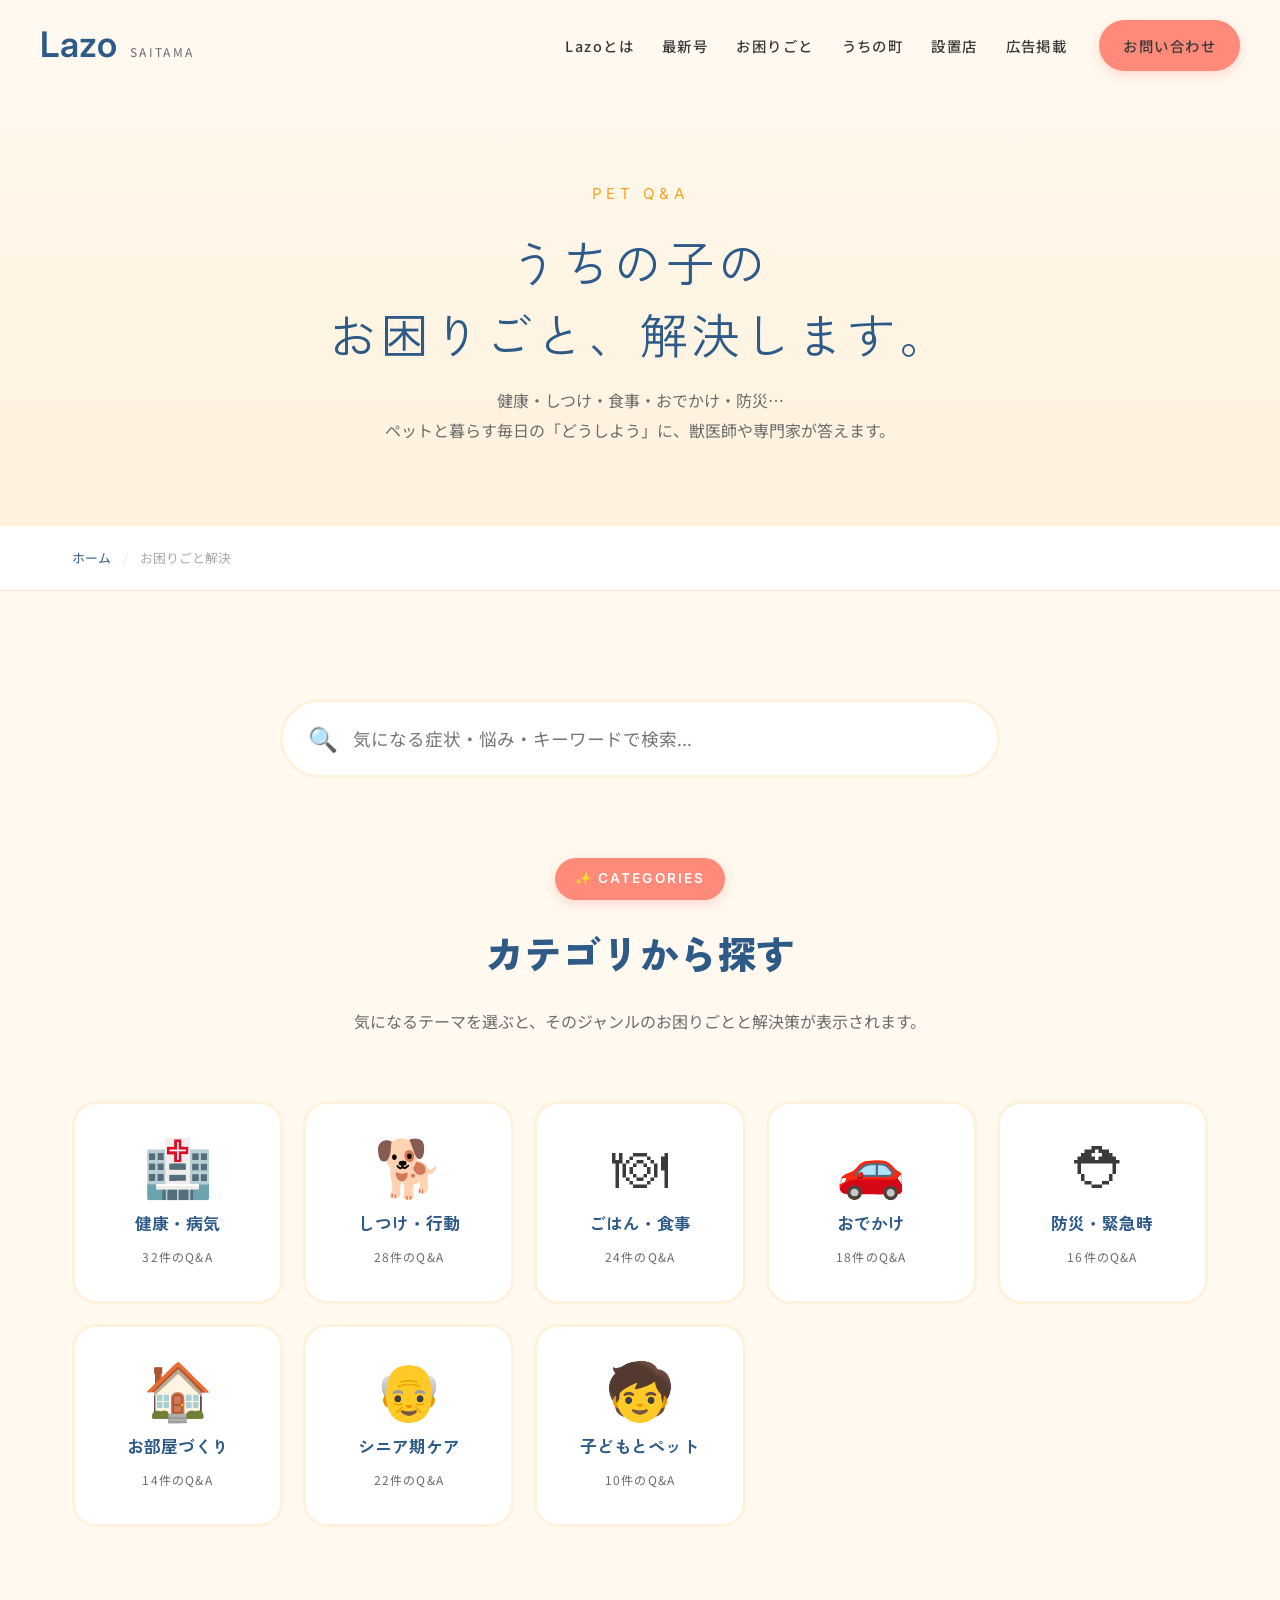
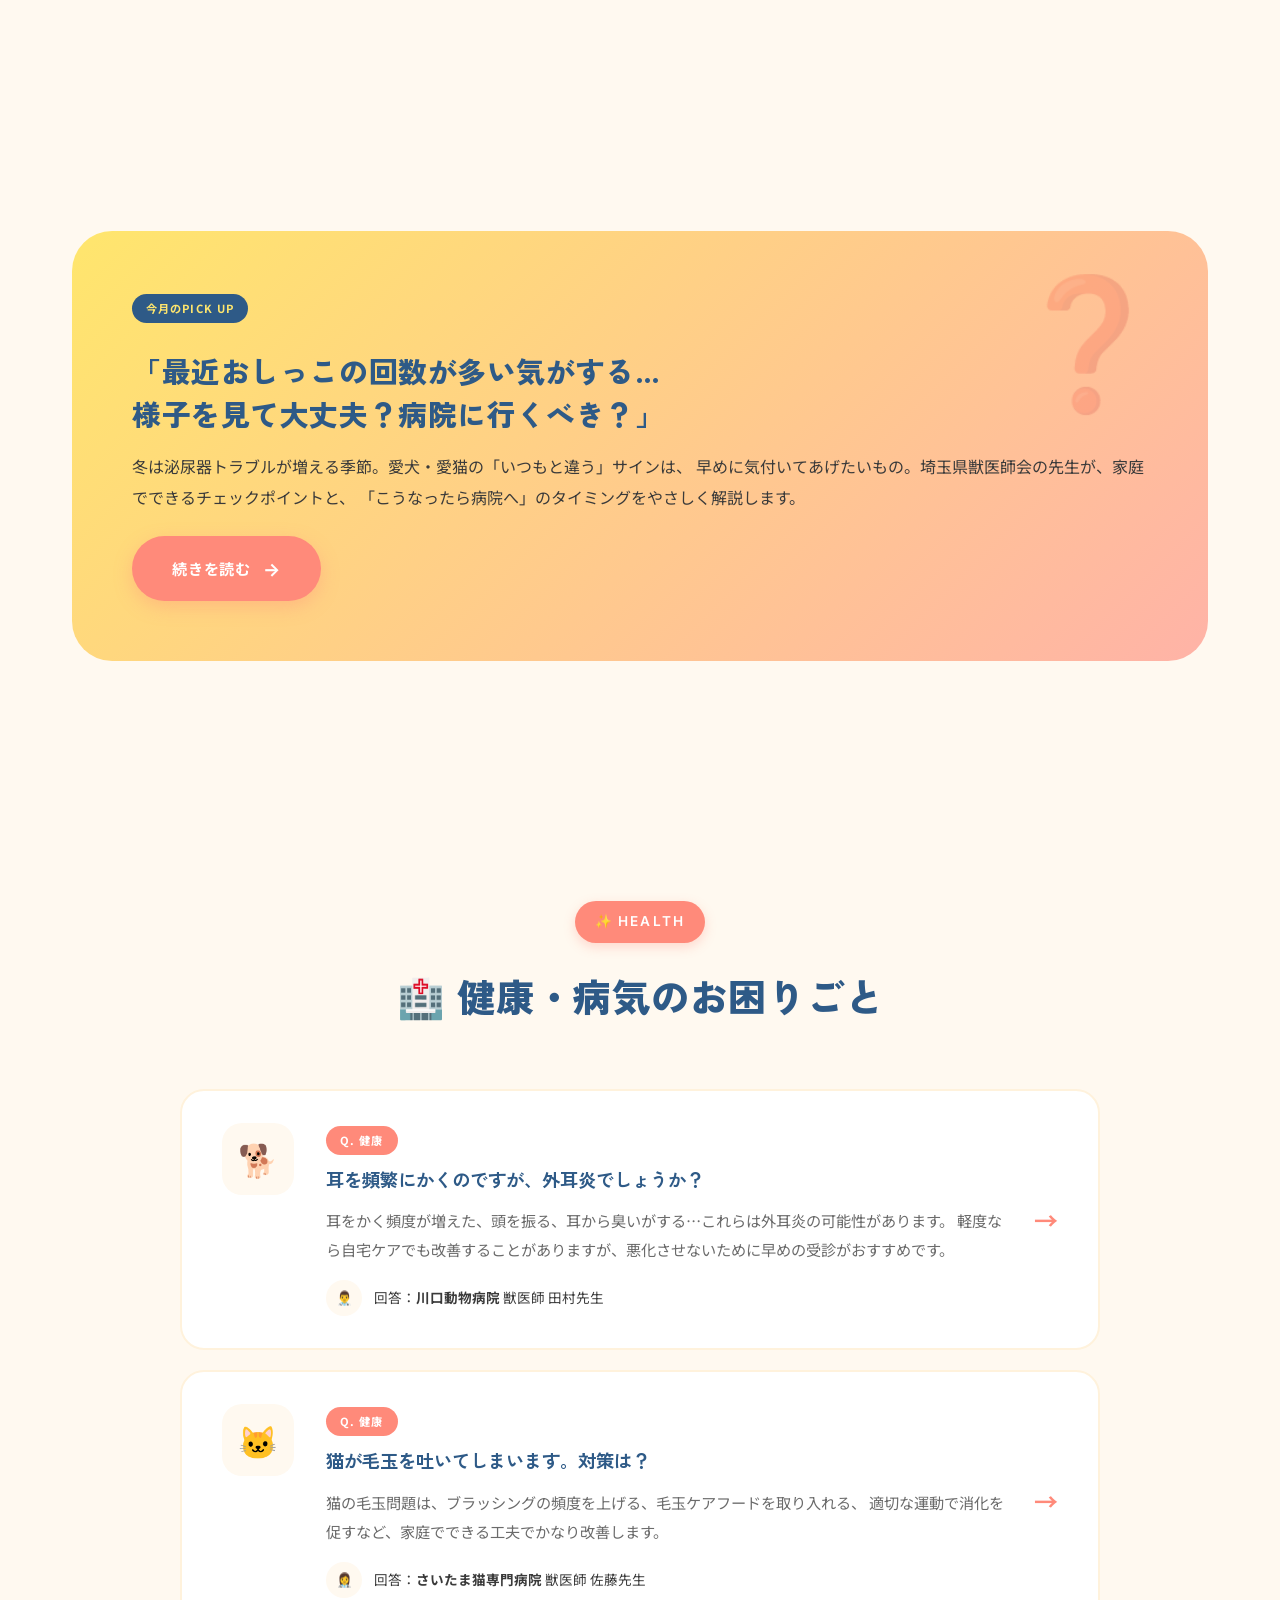
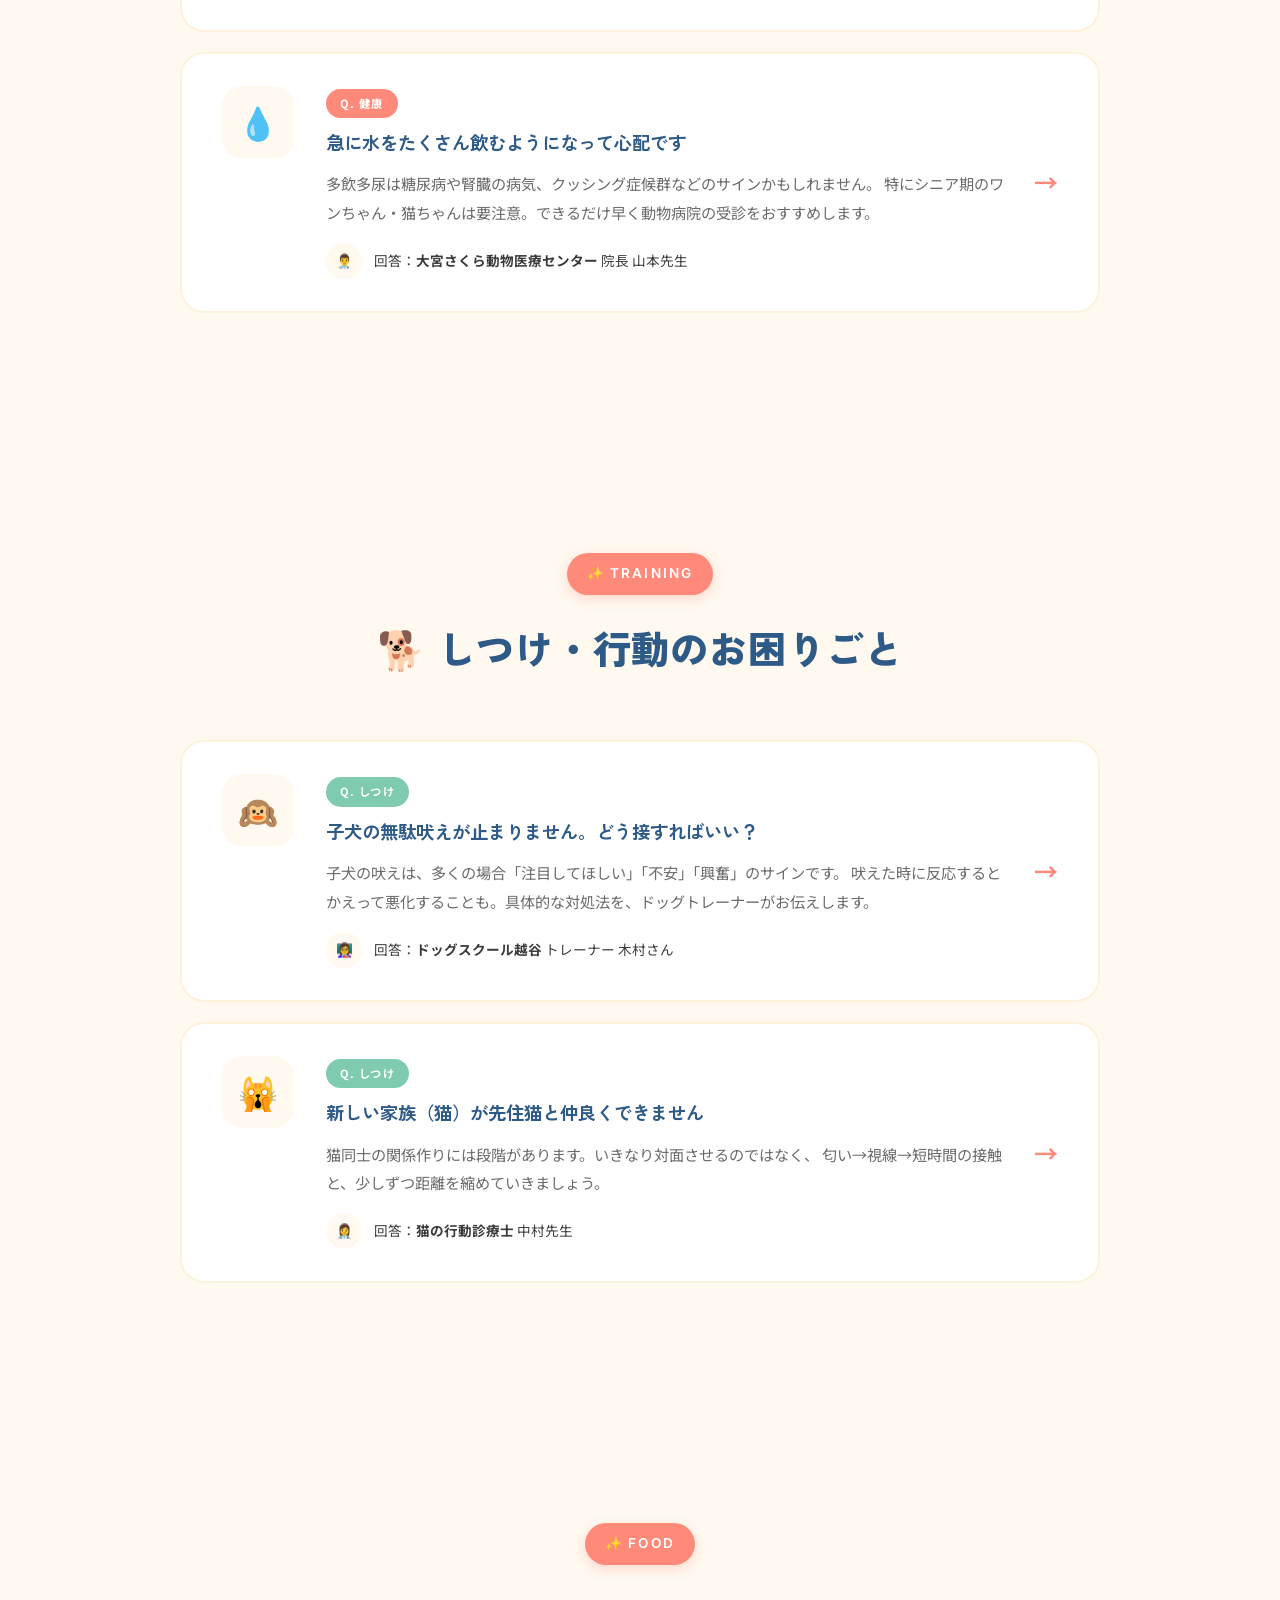
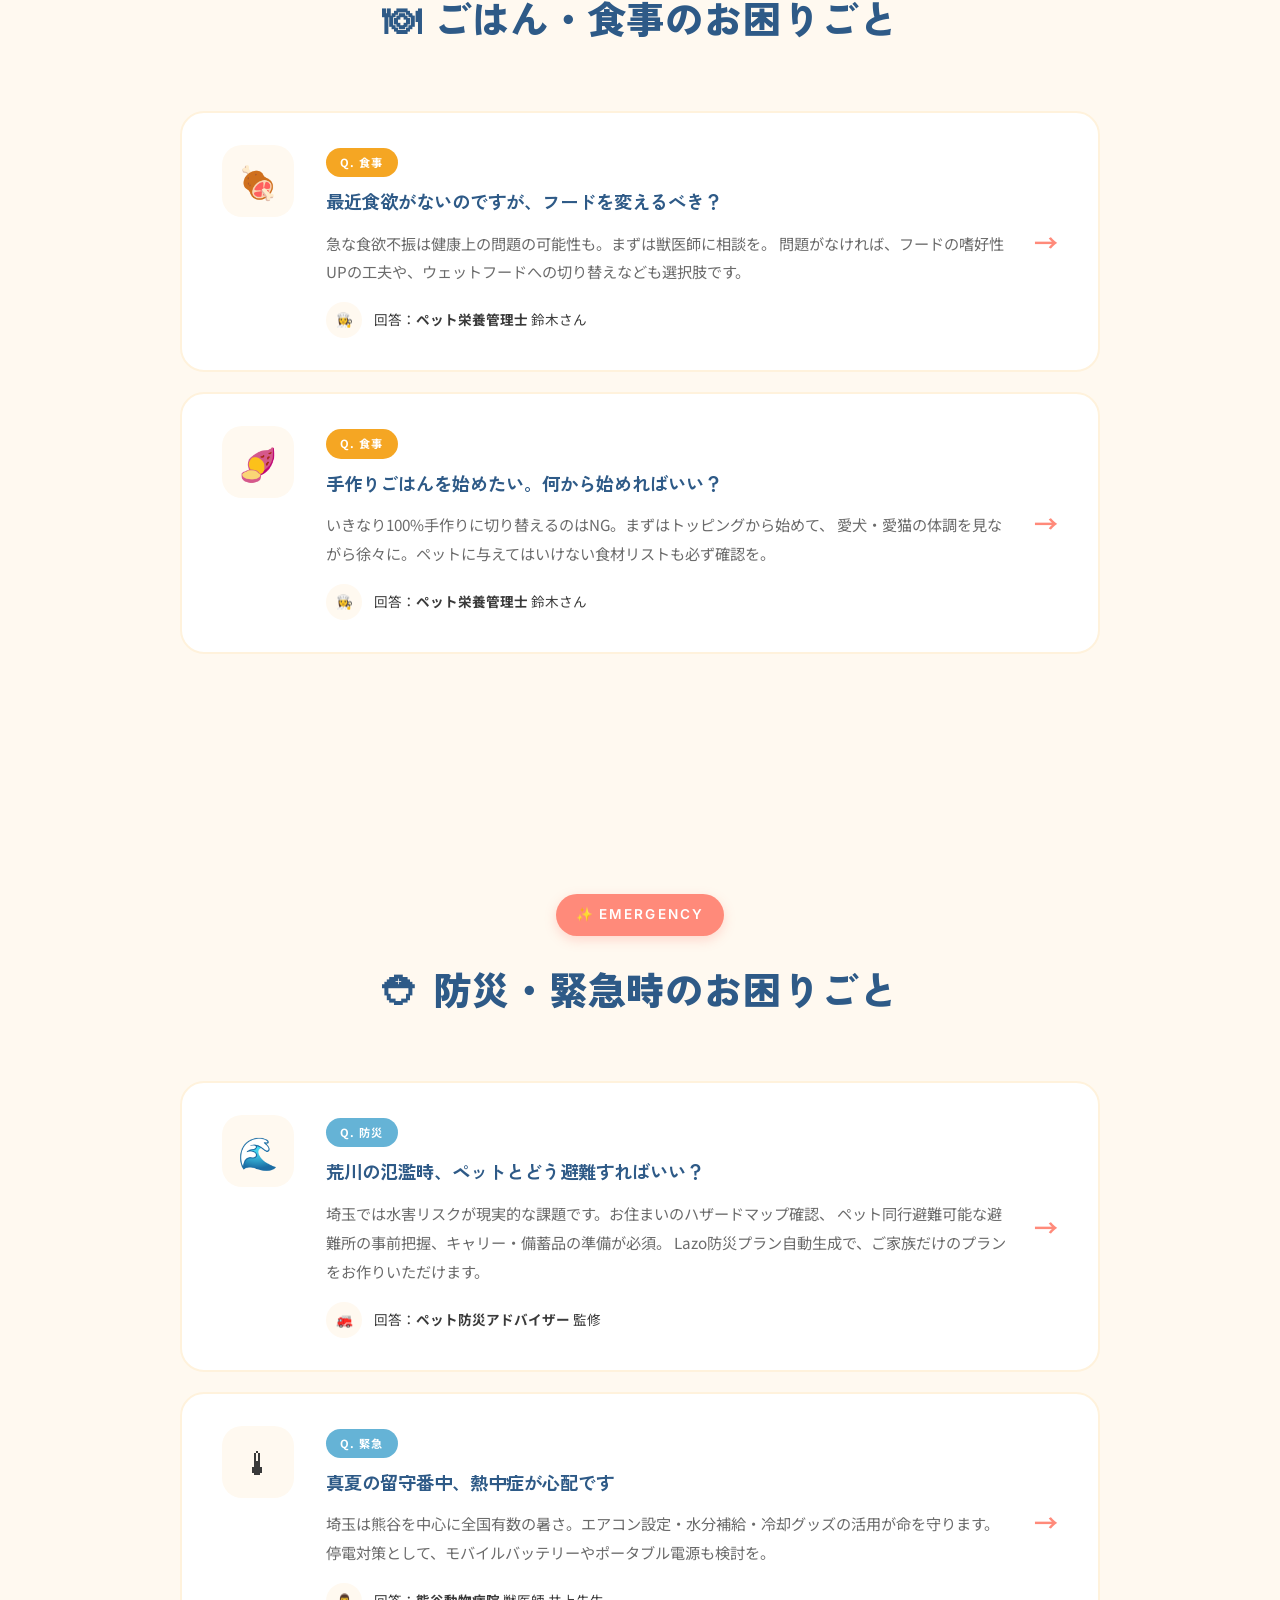
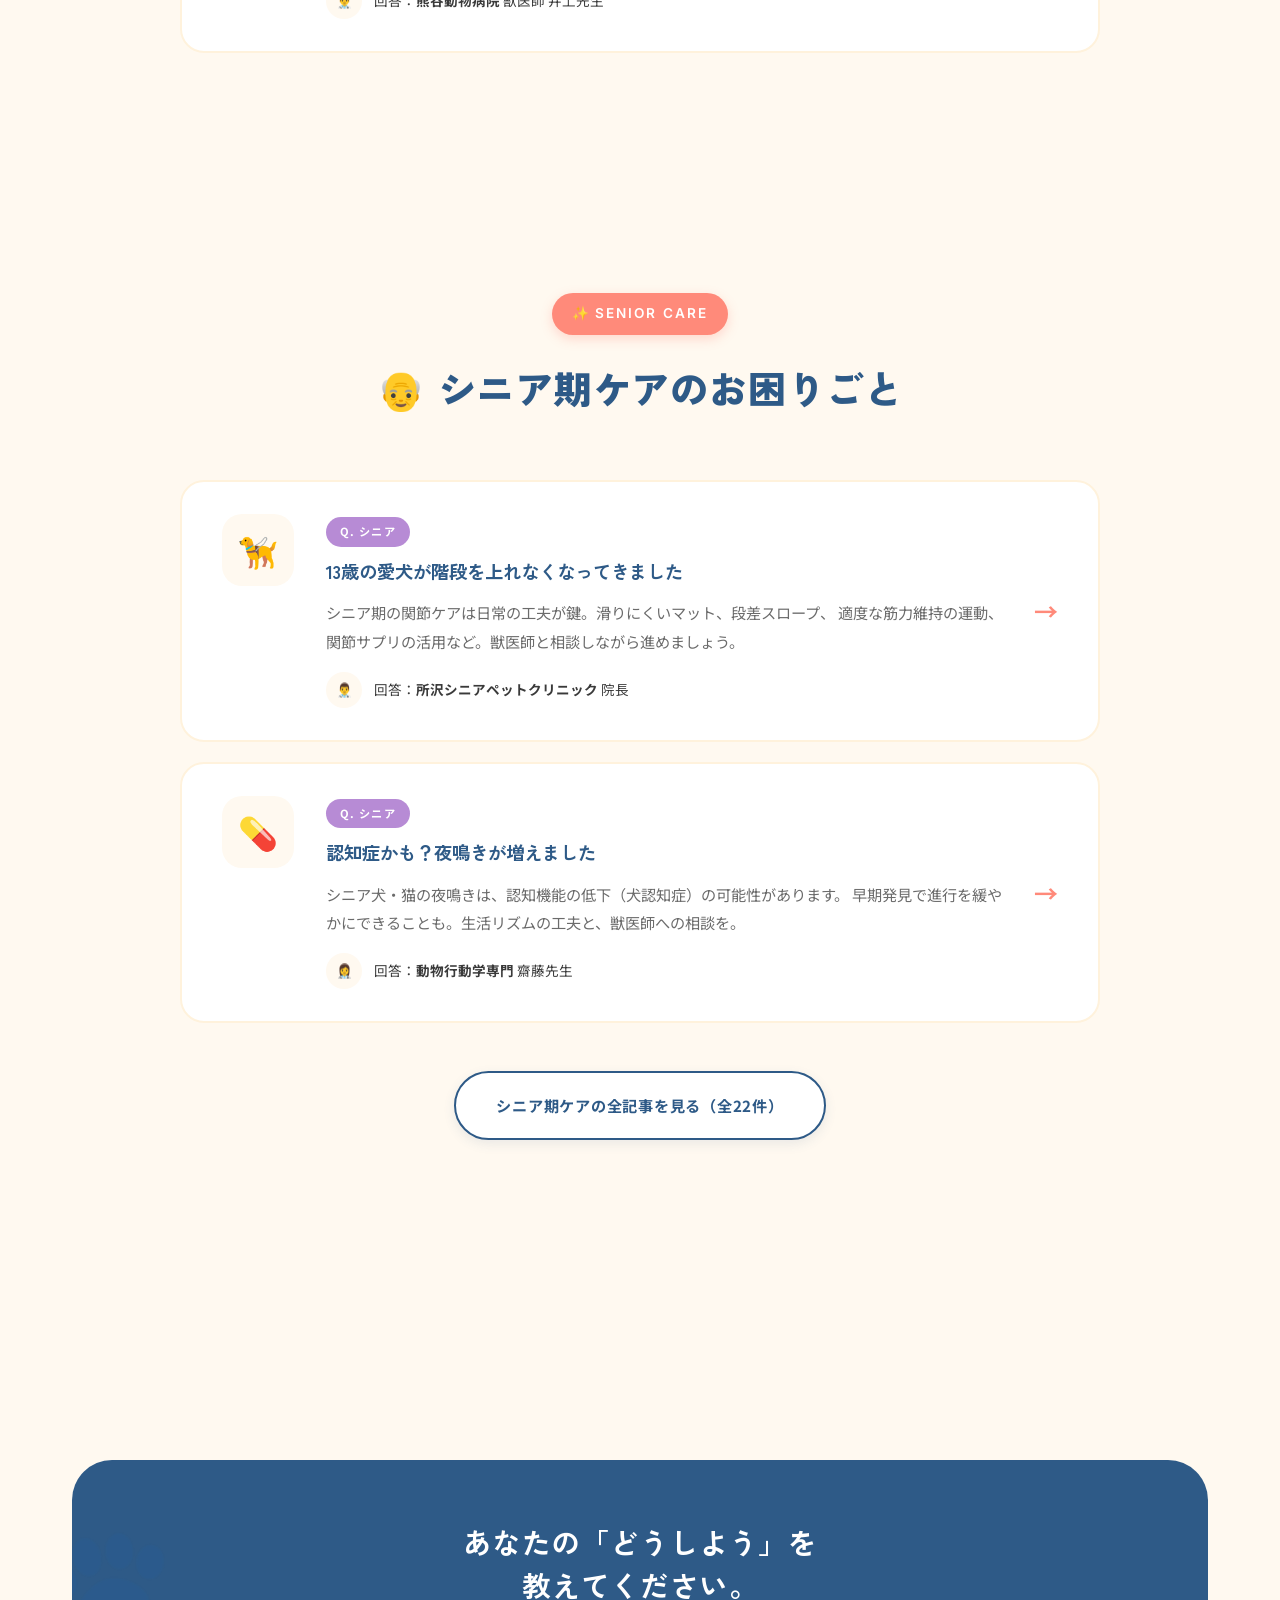
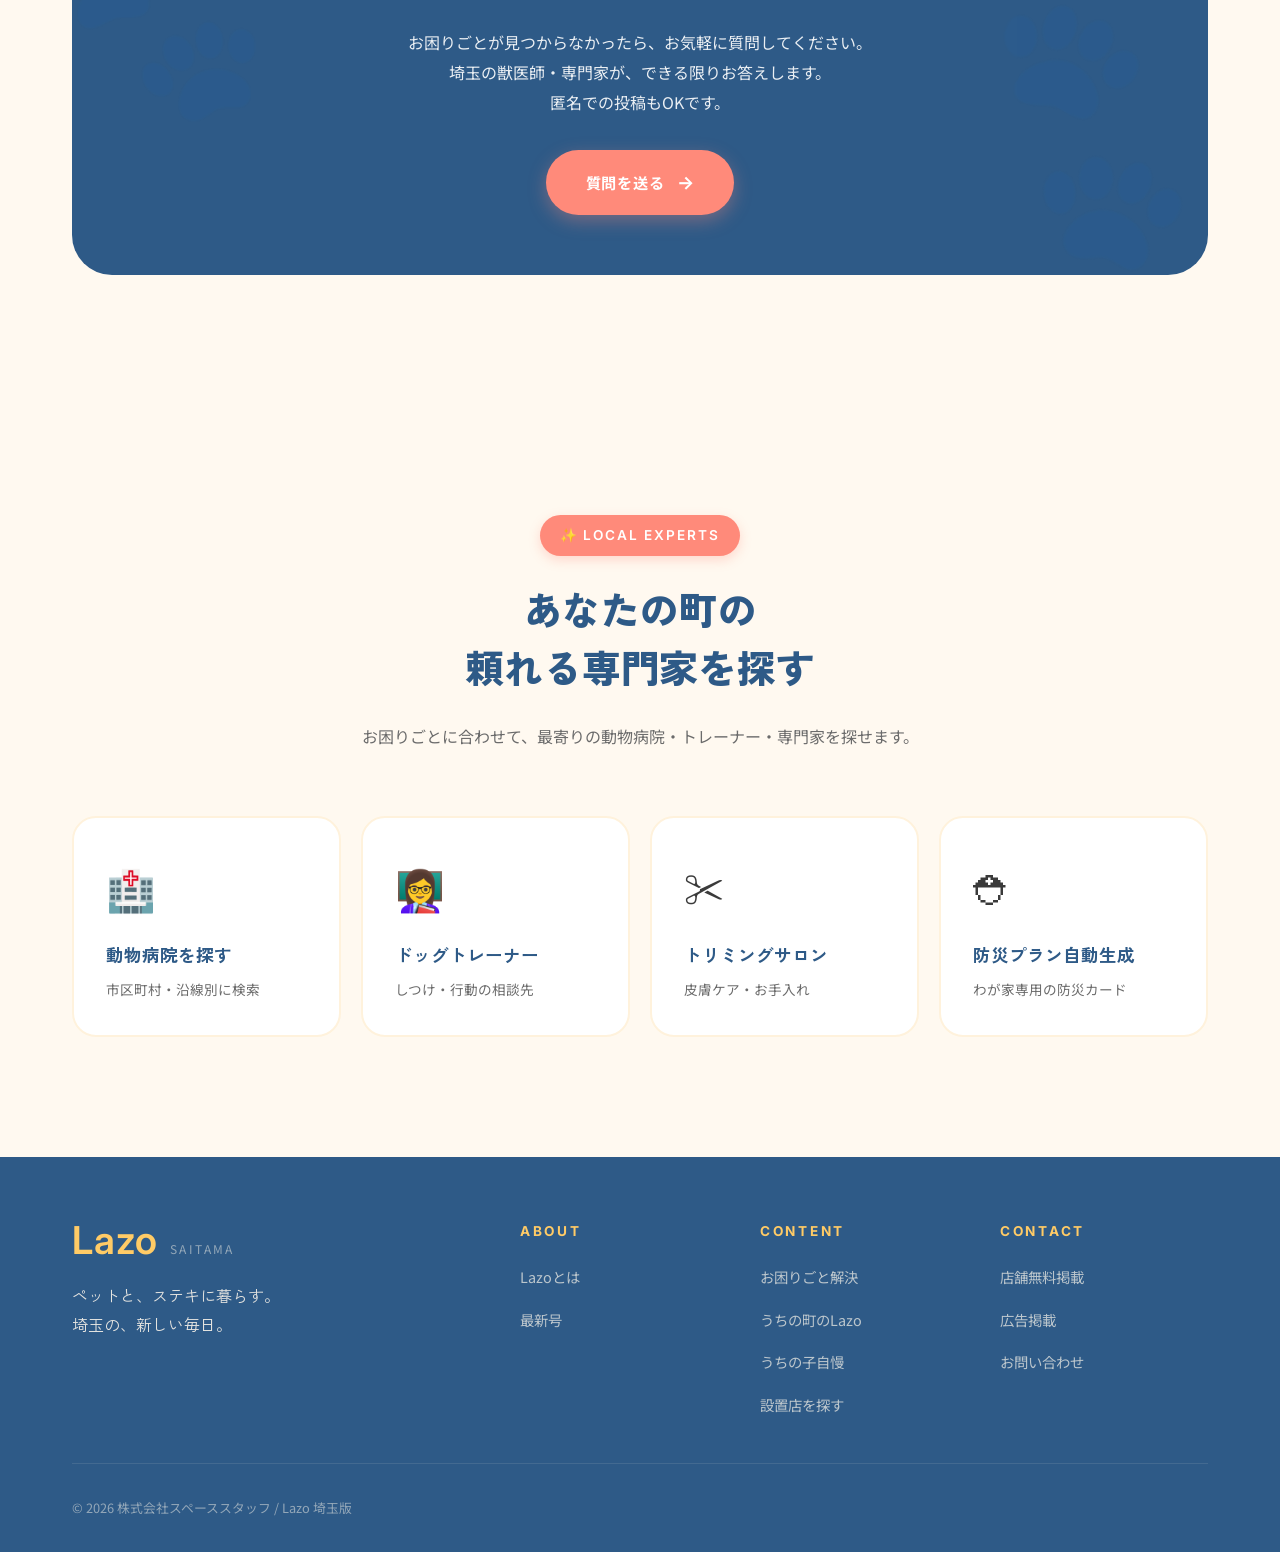
<file: kotogoto.html>
<!DOCTYPE html>
<html lang="ja">
<head>
<meta charset="UTF-8">
<meta name="viewport" content="width=device-width, initial-scale=1.0">
<title>うちの子のお困りごと ｜ Lazo 埼玉版</title>
<meta name="description" content="ペットの健康・しつけ・食事・お出かけ・防災のお困りごと解決情報。埼玉の獣医師・専門家が答えます。">
<meta name="keywords" content="ペット,お困りごと,相談,獣医師,Q&A,埼玉,犬,猫">
<link rel="preconnect" href="https://fonts.googleapis.com">
<link rel="preconnect" href="https://fonts.gstatic.com" crossorigin>
<link href="https://fonts.googleapis.com/css2?family=Inter:wght@400;500;600;700&family=Noto+Sans+JP:wght@400;500;600;700;900&family=Zen+Kaku+Gothic+New:wght@500;700;900&display=swap" rel="stylesheet">
<link rel="stylesheet" href="css/style.css">
<style>
    /* Category grid */
    .category-grid {
        display: grid;
        grid-template-columns: repeat(auto-fill, minmax(180px, 1fr));
        gap: 20px;
        margin-top: 48px;
    }
    .category-card {
        background: var(--color-white);
        border-radius: 24px;
        padding: 32px 20px;
        text-align: center;
        transition: all 0.3s;
        cursor: pointer;
        border: 3px solid var(--color-cream-deep);
        text-decoration: none;
        color: inherit;
    }
    .category-card:hover {
        transform: translateY(-6px) rotate(-1deg);
        border-color: var(--color-coral-light);
        box-shadow: 0 16px 32px rgba(255, 138, 122, 0.18);
        opacity: 1;
    }
    .category-emoji {
        font-size: 3.5rem;
        line-height: 1;
        margin-bottom: 16px;
        display: block;
    }
    .category-name {
        font-family: var(--font-serif);
        font-weight: 700;
        color: var(--color-primary);
        font-size: 1.05rem;
        margin-bottom: 6px;
    }
    .category-count {
        font-size: 0.75rem;
        color: var(--color-text-sub);
        letter-spacing: 0.1em;
    }

    /* Featured Q&A */
    .qa-featured {
        background: linear-gradient(135deg, var(--color-yellow) 0%, var(--color-coral-light) 100%);
        border-radius: 40px;
        padding: 60px;
        margin-top: 64px;
        position: relative;
        overflow: hidden;
    }
    .qa-featured::before {
        content: '❓';
        position: absolute;
        top: -20px;
        right: 40px;
        font-size: 8rem;
        opacity: 0.2;
    }

    /* Q&A List */
    .qa-list {
        max-width: 920px;
        margin: 64px auto 0;
        display: grid;
        gap: 20px;
    }
    .qa-card {
        background: var(--color-white);
        border-radius: 24px;
        padding: 32px 40px;
        border: 2px solid var(--color-cream-deep);
        transition: all 0.3s;
        display: grid;
        grid-template-columns: 80px 1fr auto;
        gap: 24px;
        align-items: start;
    }
    .qa-card:hover {
        border-color: var(--color-coral-light);
        transform: translateY(-3px);
        box-shadow: 0 12px 24px rgba(46, 90, 135, 0.08);
    }
    .qa-icon {
        width: 72px;
        height: 72px;
        background: var(--color-cream);
        border-radius: 20px;
        display: flex;
        align-items: center;
        justify-content: center;
        font-size: 2rem;
    }
    .qa-label {
        display: inline-block;
        padding: 4px 14px;
        background: var(--color-coral);
        color: var(--color-white);
        font-size: 0.7rem;
        border-radius: 20px;
        letter-spacing: 0.1em;
        font-weight: 700;
        margin-bottom: 10px;
    }
    .qa-label.health { background: var(--color-coral); }
    .qa-label.training { background: var(--color-mint); }
    .qa-label.food { background: var(--color-gold); }
    .qa-label.outing { background: var(--color-sky); }
    .qa-label.disaster { background: var(--color-arakawa); }
    .qa-label.room { background: var(--color-chichibu); }
    .qa-label.senior { background: #B78BD5; }
    .qa-question {
        font-family: var(--font-serif);
        font-weight: 700;
        font-size: 1.15rem;
        color: var(--color-primary);
        line-height: 1.6;
        margin-bottom: 12px;
    }
    .qa-answer {
        font-size: 0.95rem;
        color: var(--color-text-sub);
        line-height: 1.9;
        margin-bottom: 16px;
    }
    .qa-expert {
        display: flex;
        align-items: center;
        gap: 12px;
        font-size: 0.85rem;
        color: var(--color-text);
    }
    .qa-expert-avatar {
        width: 36px;
        height: 36px;
        border-radius: 50%;
        background: var(--color-cream);
        display: flex;
        align-items: center;
        justify-content: center;
    }
    .qa-arrow {
        font-size: 1.5rem;
        color: var(--color-coral);
        font-weight: 700;
        align-self: center;
    }

    /* Search box */
    .search-qa {
        max-width: 720px;
        margin: 48px auto 0;
        position: relative;
    }
    .search-qa input {
        width: 100%;
        padding: 24px 32px 24px 70px;
        background: var(--color-white);
        border: 3px solid var(--color-cream-deep);
        border-radius: 40px;
        font-size: 1.1rem;
        font-family: inherit;
        color: var(--color-text);
        transition: all 0.3s;
    }
    .search-qa input:focus {
        outline: none;
        border-color: var(--color-coral);
        box-shadow: 0 8px 24px rgba(255, 138, 122, 0.2);
    }
    .search-qa::before {
        content: '🔍';
        position: absolute;
        left: 28px;
        top: 50%;
        transform: translateY(-50%);
        font-size: 1.5rem;
    }

    /* Ask experts */
    .ask-box {
        background: var(--color-primary);
        color: var(--color-white);
        padding: 60px;
        border-radius: 40px;
        margin-top: 80px;
        text-align: center;
        position: relative;
        overflow: hidden;
    }
    .ask-box::before {
        content: '🐾';
        position: absolute;
        top: -40px;
        left: -40px;
        font-size: 12rem;
        opacity: 0.08;
    }
    .ask-box::after {
        content: '🐾';
        position: absolute;
        bottom: -50px;
        right: -30px;
        font-size: 14rem;
        opacity: 0.08;
        transform: rotate(30deg);
    }
    .ask-box h3 {
        color: var(--color-white);
        font-size: 1.8rem;
        margin-bottom: 20px;
        position: relative;
    }
    .ask-box p {
        color: rgba(255,255,255,0.9);
        max-width: 640px;
        margin: 0 auto 32px;
        line-height: 1.9;
        position: relative;
    }

    @media (max-width: 768px) {
        .qa-card { grid-template-columns: 1fr; }
        .qa-icon { width: 56px; height: 56px; font-size: 1.6rem; }
        .qa-featured, .ask-box { padding: 32px; }
    }
</style>
<link rel="stylesheet" href="css/mobile-overrides.css">
</head>
<body>

<header class="site-header">
    <div class="header-inner">
        <a href="index.html" class="site-logo">
            <span class="site-logo-mark">Lazo</span>
            <span class="site-logo-sub">SAITAMA</span>
        </a>
        <nav class="site-nav">
            <ul>
                <li><a href="about.html">Lazoとは</a></li>
                <li><a href="latest.html">最新号</a></li>
                <li><a href="kotogoto.html">お困りごと</a></li>
                <li><a href="area.html">うちの町</a></li>
                <li><a href="shops.html">設置店</a></li>
                <li><a href="ad.html">広告掲載</a></li>
            </ul>
            <a href="contact.html" class="header-cta">お問い合わせ</a>
        </nav>
        <button class="menu-toggle" aria-label="メニュー"><span></span><span></span><span></span></button>
    </div>
</header>

<section class="page-hero">
    <div class="container">
        <div class="page-hero-eyebrow">PET Q&A</div>
        <h1 class="page-hero-title">うちの子の<br>お困りごと、解決します。</h1>
        <p class="page-hero-lead">
            健康・しつけ・食事・おでかけ・防災…<br>
            ペットと暮らす毎日の「どうしよう」に、獣医師や専門家が答えます。
        </p>
    </div>
</section>

<nav class="breadcrumb">
    <ol>
        <li><a href="index.html">ホーム</a></li>
        <li>お困りごと解決</li>
    </ol>
</nav>

<!-- Search -->
<section style="padding-top: 60px; padding-bottom: 40px;">
    <div class="container">
        <div class="search-qa">
            <input type="text" placeholder="気になる症状・悩み・キーワードで検索...">
        </div>
    </div>
</section>

<!-- Categories -->
<section style="padding-top: 40px;">
    <div class="container">
        <div class="section-header">
            <span class="section-eyebrow">CATEGORIES</span>
            <h2 class="section-title">カテゴリから探す</h2>
            <p class="section-lead">
                気になるテーマを選ぶと、そのジャンルのお困りごとと解決策が表示されます。
            </p>
        </div>

        <div class="category-grid">
            <a href="#health" class="category-card">
                <span class="category-emoji">🏥</span>
                <div class="category-name">健康・病気</div>
                <div class="category-count">32件のQ&A</div>
            </a>
            <a href="#training" class="category-card">
                <span class="category-emoji">🐕</span>
                <div class="category-name">しつけ・行動</div>
                <div class="category-count">28件のQ&A</div>
            </a>
            <a href="#food" class="category-card">
                <span class="category-emoji">🍽</span>
                <div class="category-name">ごはん・食事</div>
                <div class="category-count">24件のQ&A</div>
            </a>
            <a href="#outing" class="category-card">
                <span class="category-emoji">🚗</span>
                <div class="category-name">おでかけ</div>
                <div class="category-count">18件のQ&A</div>
            </a>
            <a href="#disaster" class="category-card">
                <span class="category-emoji">⛑</span>
                <div class="category-name">防災・緊急時</div>
                <div class="category-count">16件のQ&A</div>
            </a>
            <a href="#room" class="category-card">
                <span class="category-emoji">🏠</span>
                <div class="category-name">お部屋づくり</div>
                <div class="category-count">14件のQ&A</div>
            </a>
            <a href="#senior" class="category-card">
                <span class="category-emoji">👴</span>
                <div class="category-name">シニア期ケア</div>
                <div class="category-count">22件のQ&A</div>
            </a>
            <a href="#education" class="category-card">
                <span class="category-emoji">🧒</span>
                <div class="category-name">子どもとペット</div>
                <div class="category-count">10件のQ&A</div>
            </a>
        </div>
    </div>
</section>

<!-- Featured Q -->
<section>
    <div class="container">
        <div class="qa-featured">
            <span class="qa-label" style="background: var(--color-primary); color: var(--color-yellow);">今月のPICK UP</span>
            <h3 style="font-family: var(--font-serif); font-size: 1.8rem; color: var(--color-primary); margin: 16px 0; line-height: 1.5; font-weight: 900; position: relative;">
                「最近おしっこの回数が多い気がする…<br>
                様子を見て大丈夫？病院に行くべき？」
            </h3>
            <p style="line-height: 1.9; color: var(--color-text); margin-bottom: 24px; position: relative;">
                冬は泌尿器トラブルが増える季節。愛犬・愛猫の「いつもと違う」サインは、
                早めに気付いてあげたいもの。埼玉県獣医師会の先生が、家庭でできるチェックポイントと、
                「こうなったら病院へ」のタイミングをやさしく解説します。
            </p>
            <a href="#" class="btn btn-primary" style="position: relative;">続きを読む <span class="btn-arrow">→</span></a>
        </div>
    </div>
</section>

<!-- Health Q&A -->
<section id="health">
    <div class="container">
        <div class="section-header">
            <span class="section-eyebrow">HEALTH</span>
            <h2 class="section-title">🏥 健康・病気のお困りごと</h2>
        </div>

        <div class="qa-list">
            <div class="qa-card">
                <div class="qa-icon">🐕</div>
                <div>
                    <span class="qa-label health">Q. 健康</span>
                    <div class="qa-question">耳を頻繁にかくのですが、外耳炎でしょうか？</div>
                    <p class="qa-answer">
                        耳をかく頻度が増えた、頭を振る、耳から臭いがする…これらは外耳炎の可能性があります。
                        軽度なら自宅ケアでも改善することがありますが、悪化させないために早めの受診がおすすめです。
                    </p>
                    <div class="qa-expert">
                        <div class="qa-expert-avatar">👨‍⚕️</div>
                        <div>回答：<strong>川口動物病院</strong> 獣医師 田村先生</div>
                    </div>
                </div>
                <div class="qa-arrow">→</div>
            </div>

            <div class="qa-card">
                <div class="qa-icon">🐱</div>
                <div>
                    <span class="qa-label health">Q. 健康</span>
                    <div class="qa-question">猫が毛玉を吐いてしまいます。対策は？</div>
                    <p class="qa-answer">
                        猫の毛玉問題は、ブラッシングの頻度を上げる、毛玉ケアフードを取り入れる、
                        適切な運動で消化を促すなど、家庭でできる工夫でかなり改善します。
                    </p>
                    <div class="qa-expert">
                        <div class="qa-expert-avatar">👩‍⚕️</div>
                        <div>回答：<strong>さいたま猫専門病院</strong> 獣医師 佐藤先生</div>
                    </div>
                </div>
                <div class="qa-arrow">→</div>
            </div>

            <div class="qa-card">
                <div class="qa-icon">💧</div>
                <div>
                    <span class="qa-label health">Q. 健康</span>
                    <div class="qa-question">急に水をたくさん飲むようになって心配です</div>
                    <p class="qa-answer">
                        多飲多尿は糖尿病や腎臓の病気、クッシング症候群などのサインかもしれません。
                        特にシニア期のワンちゃん・猫ちゃんは要注意。できるだけ早く動物病院の受診をおすすめします。
                    </p>
                    <div class="qa-expert">
                        <div class="qa-expert-avatar">👨‍⚕️</div>
                        <div>回答：<strong>大宮さくら動物医療センター</strong> 院長 山本先生</div>
                    </div>
                </div>
                <div class="qa-arrow">→</div>
            </div>
        </div>
    </div>
</section>

<!-- Training Q&A -->
<section id="training" class="pillars">
    <div class="container">
        <div class="section-header">
            <span class="section-eyebrow">TRAINING</span>
            <h2 class="section-title">🐕 しつけ・行動のお困りごと</h2>
        </div>

        <div class="qa-list">
            <div class="qa-card">
                <div class="qa-icon">🙉</div>
                <div>
                    <span class="qa-label training">Q. しつけ</span>
                    <div class="qa-question">子犬の無駄吠えが止まりません。どう接すればいい？</div>
                    <p class="qa-answer">
                        子犬の吠えは、多くの場合「注目してほしい」「不安」「興奮」のサインです。
                        吠えた時に反応するとかえって悪化することも。具体的な対処法を、ドッグトレーナーがお伝えします。
                    </p>
                    <div class="qa-expert">
                        <div class="qa-expert-avatar">👩‍🏫</div>
                        <div>回答：<strong>ドッグスクール越谷</strong> トレーナー 木村さん</div>
                    </div>
                </div>
                <div class="qa-arrow">→</div>
            </div>

            <div class="qa-card">
                <div class="qa-icon">🙀</div>
                <div>
                    <span class="qa-label training">Q. しつけ</span>
                    <div class="qa-question">新しい家族（猫）が先住猫と仲良くできません</div>
                    <p class="qa-answer">
                        猫同士の関係作りには段階があります。いきなり対面させるのではなく、
                        匂い→視線→短時間の接触と、少しずつ距離を縮めていきましょう。
                    </p>
                    <div class="qa-expert">
                        <div class="qa-expert-avatar">👩‍⚕️</div>
                        <div>回答：<strong>猫の行動診療士</strong> 中村先生</div>
                    </div>
                </div>
                <div class="qa-arrow">→</div>
            </div>
        </div>
    </div>
</section>

<!-- Food Q&A -->
<section id="food">
    <div class="container">
        <div class="section-header">
            <span class="section-eyebrow">FOOD</span>
            <h2 class="section-title">🍽 ごはん・食事のお困りごと</h2>
        </div>

        <div class="qa-list">
            <div class="qa-card">
                <div class="qa-icon">🍖</div>
                <div>
                    <span class="qa-label food">Q. 食事</span>
                    <div class="qa-question">最近食欲がないのですが、フードを変えるべき？</div>
                    <p class="qa-answer">
                        急な食欲不振は健康上の問題の可能性も。まずは獣医師に相談を。
                        問題がなければ、フードの嗜好性UPの工夫や、ウェットフードへの切り替えなども選択肢です。
                    </p>
                    <div class="qa-expert">
                        <div class="qa-expert-avatar">👩‍🍳</div>
                        <div>回答：<strong>ペット栄養管理士</strong> 鈴木さん</div>
                    </div>
                </div>
                <div class="qa-arrow">→</div>
            </div>

            <div class="qa-card">
                <div class="qa-icon">🍠</div>
                <div>
                    <span class="qa-label food">Q. 食事</span>
                    <div class="qa-question">手作りごはんを始めたい。何から始めればいい？</div>
                    <p class="qa-answer">
                        いきなり100%手作りに切り替えるのはNG。まずはトッピングから始めて、
                        愛犬・愛猫の体調を見ながら徐々に。ペットに与えてはいけない食材リストも必ず確認を。
                    </p>
                    <div class="qa-expert">
                        <div class="qa-expert-avatar">👩‍🍳</div>
                        <div>回答：<strong>ペット栄養管理士</strong> 鈴木さん</div>
                    </div>
                </div>
                <div class="qa-arrow">→</div>
            </div>
        </div>
    </div>
</section>

<!-- Disaster Q&A -->
<section id="disaster" class="pillars">
    <div class="container">
        <div class="section-header">
            <span class="section-eyebrow">EMERGENCY</span>
            <h2 class="section-title">⛑ 防災・緊急時のお困りごと</h2>
        </div>

        <div class="qa-list">
            <div class="qa-card">
                <div class="qa-icon">🌊</div>
                <div>
                    <span class="qa-label disaster">Q. 防災</span>
                    <div class="qa-question">荒川の氾濫時、ペットとどう避難すればいい？</div>
                    <p class="qa-answer">
                        埼玉では水害リスクが現実的な課題です。お住まいのハザードマップ確認、
                        ペット同行避難可能な避難所の事前把握、キャリー・備蓄品の準備が必須。
                        Lazo防災プラン自動生成で、ご家族だけのプランをお作りいただけます。
                    </p>
                    <div class="qa-expert">
                        <div class="qa-expert-avatar">🚒</div>
                        <div>回答：<strong>ペット防災アドバイザー</strong> 監修</div>
                    </div>
                </div>
                <div class="qa-arrow">→</div>
            </div>

            <div class="qa-card">
                <div class="qa-icon">🌡</div>
                <div>
                    <span class="qa-label disaster">Q. 緊急</span>
                    <div class="qa-question">真夏の留守番中、熱中症が心配です</div>
                    <p class="qa-answer">
                        埼玉は熊谷を中心に全国有数の暑さ。エアコン設定・水分補給・冷却グッズの活用が命を守ります。
                        停電対策として、モバイルバッテリーやポータブル電源も検討を。
                    </p>
                    <div class="qa-expert">
                        <div class="qa-expert-avatar">👨‍⚕️</div>
                        <div>回答：<strong>熊谷動物病院</strong> 獣医師 井上先生</div>
                    </div>
                </div>
                <div class="qa-arrow">→</div>
            </div>
        </div>
    </div>
</section>

<!-- Senior Q&A -->
<section id="senior">
    <div class="container">
        <div class="section-header">
            <span class="section-eyebrow">SENIOR CARE</span>
            <h2 class="section-title">👴 シニア期ケアのお困りごと</h2>
        </div>

        <div class="qa-list">
            <div class="qa-card">
                <div class="qa-icon">🦮</div>
                <div>
                    <span class="qa-label senior">Q. シニア</span>
                    <div class="qa-question">13歳の愛犬が階段を上れなくなってきました</div>
                    <p class="qa-answer">
                        シニア期の関節ケアは日常の工夫が鍵。滑りにくいマット、段差スロープ、
                        適度な筋力維持の運動、関節サプリの活用など。獣医師と相談しながら進めましょう。
                    </p>
                    <div class="qa-expert">
                        <div class="qa-expert-avatar">👨‍⚕️</div>
                        <div>回答：<strong>所沢シニアペットクリニック</strong> 院長</div>
                    </div>
                </div>
                <div class="qa-arrow">→</div>
            </div>

            <div class="qa-card">
                <div class="qa-icon">💊</div>
                <div>
                    <span class="qa-label senior">Q. シニア</span>
                    <div class="qa-question">認知症かも？夜鳴きが増えました</div>
                    <p class="qa-answer">
                        シニア犬・猫の夜鳴きは、認知機能の低下（犬認知症）の可能性があります。
                        早期発見で進行を緩やかにできることも。生活リズムの工夫と、獣医師への相談を。
                    </p>
                    <div class="qa-expert">
                        <div class="qa-expert-avatar">👩‍⚕️</div>
                        <div>回答：<strong>動物行動学専門</strong> 齋藤先生</div>
                    </div>
                </div>
                <div class="qa-arrow">→</div>
            </div>
        </div>

        <div style="text-align: center; margin-top: 48px;">
            <a href="#" class="btn btn-outline">シニア期ケアの全記事を見る（全22件）</a>
        </div>
    </div>
</section>

<!-- Ask Form -->
<section>
    <div class="container">
        <div class="ask-box">
            <h3>あなたの「どうしよう」を<br>教えてください。</h3>
            <p>
                お困りごとが見つからなかったら、お気軽に質問してください。<br>
                埼玉の獣医師・専門家が、できる限りお答えします。<br>
                匿名での投稿もOKです。
            </p>
            <a href="contact.html?type=question" class="btn btn-primary" style="position: relative;">
                質問を送る <span class="btn-arrow">→</span>
            </a>
        </div>
    </div>
</section>

<!-- Related: find local help -->
<section class="pillars">
    <div class="container">
        <div class="section-header">
            <span class="section-eyebrow">LOCAL EXPERTS</span>
            <h2 class="section-title">あなたの町の<br>頼れる専門家を探す</h2>
            <p class="section-lead">
                お困りごとに合わせて、最寄りの動物病院・トレーナー・専門家を探せます。
            </p>
        </div>

        <div style="display: grid; grid-template-columns: repeat(auto-fit, minmax(260px, 1fr)); gap: 20px; margin-top: 48px;">
            <a href="shops.html" style="background: var(--color-white); padding: 32px; border-radius: 24px; border: 2px solid var(--color-cream-deep); text-decoration: none; color: inherit; transition: all 0.3s;">
                <div style="font-size: 2.5rem; margin-bottom: 12px;">🏥</div>
                <div style="font-family: var(--font-serif); font-weight: 700; color: var(--color-primary); font-size: 1.1rem; margin-bottom: 6px;">動物病院を探す</div>
                <div style="font-size: 0.85rem; color: var(--color-text-sub);">市区町村・沿線別に検索</div>
            </a>
            <a href="shops.html" style="background: var(--color-white); padding: 32px; border-radius: 24px; border: 2px solid var(--color-cream-deep); text-decoration: none; color: inherit; transition: all 0.3s;">
                <div style="font-size: 2.5rem; margin-bottom: 12px;">👩‍🏫</div>
                <div style="font-family: var(--font-serif); font-weight: 700; color: var(--color-primary); font-size: 1.1rem; margin-bottom: 6px;">ドッグトレーナー</div>
                <div style="font-size: 0.85rem; color: var(--color-text-sub);">しつけ・行動の相談先</div>
            </a>
            <a href="shops.html" style="background: var(--color-white); padding: 32px; border-radius: 24px; border: 2px solid var(--color-cream-deep); text-decoration: none; color: inherit; transition: all 0.3s;">
                <div style="font-size: 2.5rem; margin-bottom: 12px;">✂️</div>
                <div style="font-family: var(--font-serif); font-weight: 700; color: var(--color-primary); font-size: 1.1rem; margin-bottom: 6px;">トリミングサロン</div>
                <div style="font-size: 0.85rem; color: var(--color-text-sub);">皮膚ケア・お手入れ</div>
            </a>
            <a href="disaster.html" style="background: var(--color-white); padding: 32px; border-radius: 24px; border: 2px solid var(--color-cream-deep); text-decoration: none; color: inherit; transition: all 0.3s;">
                <div style="font-size: 2.5rem; margin-bottom: 12px;">⛑</div>
                <div style="font-family: var(--font-serif); font-weight: 700; color: var(--color-primary); font-size: 1.1rem; margin-bottom: 6px;">防災プラン自動生成</div>
                <div style="font-size: 0.85rem; color: var(--color-text-sub);">わが家専用の防災カード</div>
            </a>
        </div>
    </div>
</section>

<footer class="site-footer">
    <div class="footer-inner">
        <div class="footer-top">
            <div class="footer-brand">
                <a href="index.html" class="site-logo">
                    <span class="site-logo-mark">Lazo</span>
                    <span class="site-logo-sub">SAITAMA</span>
                </a>
                <p class="footer-tagline">ペットと、ステキに暮らす。<br>埼玉の、新しい毎日。</p>
            </div>
            <div class="footer-nav">
                <h4>ABOUT</h4>
                <ul><li><a href="about.html">Lazoとは</a></li><li><a href="latest.html">最新号</a></li></ul>
            </div>
            <div class="footer-nav">
                <h4>CONTENT</h4>
                <ul>
                    <li><a href="kotogoto.html">お困りごと解決</a></li>
                    <li><a href="area.html">うちの町のLazo</a></li>
                    <li><a href="community.html">うちの子自慢</a></li>
                    <li><a href="shops.html">設置店を探す</a></li>
                </ul>
            </div>
            <div class="footer-nav">
                <h4>CONTACT</h4>
                <ul>
                    <li><a href="shop-register.html">店舗無料掲載</a></li>
                    <li><a href="ad.html">広告掲載</a></li>
                    <li><a href="contact.html">お問い合わせ</a></li>
                </ul>
            </div>
        </div>
        <div class="footer-bottom">
            <div>© <span data-current-year>2026</span> 株式会社スペーススタッフ / Lazo 埼玉版</div>
        </div>
    </div>
</footer>

<script src="js/main.js"></script>
</body>
</html>
</file>
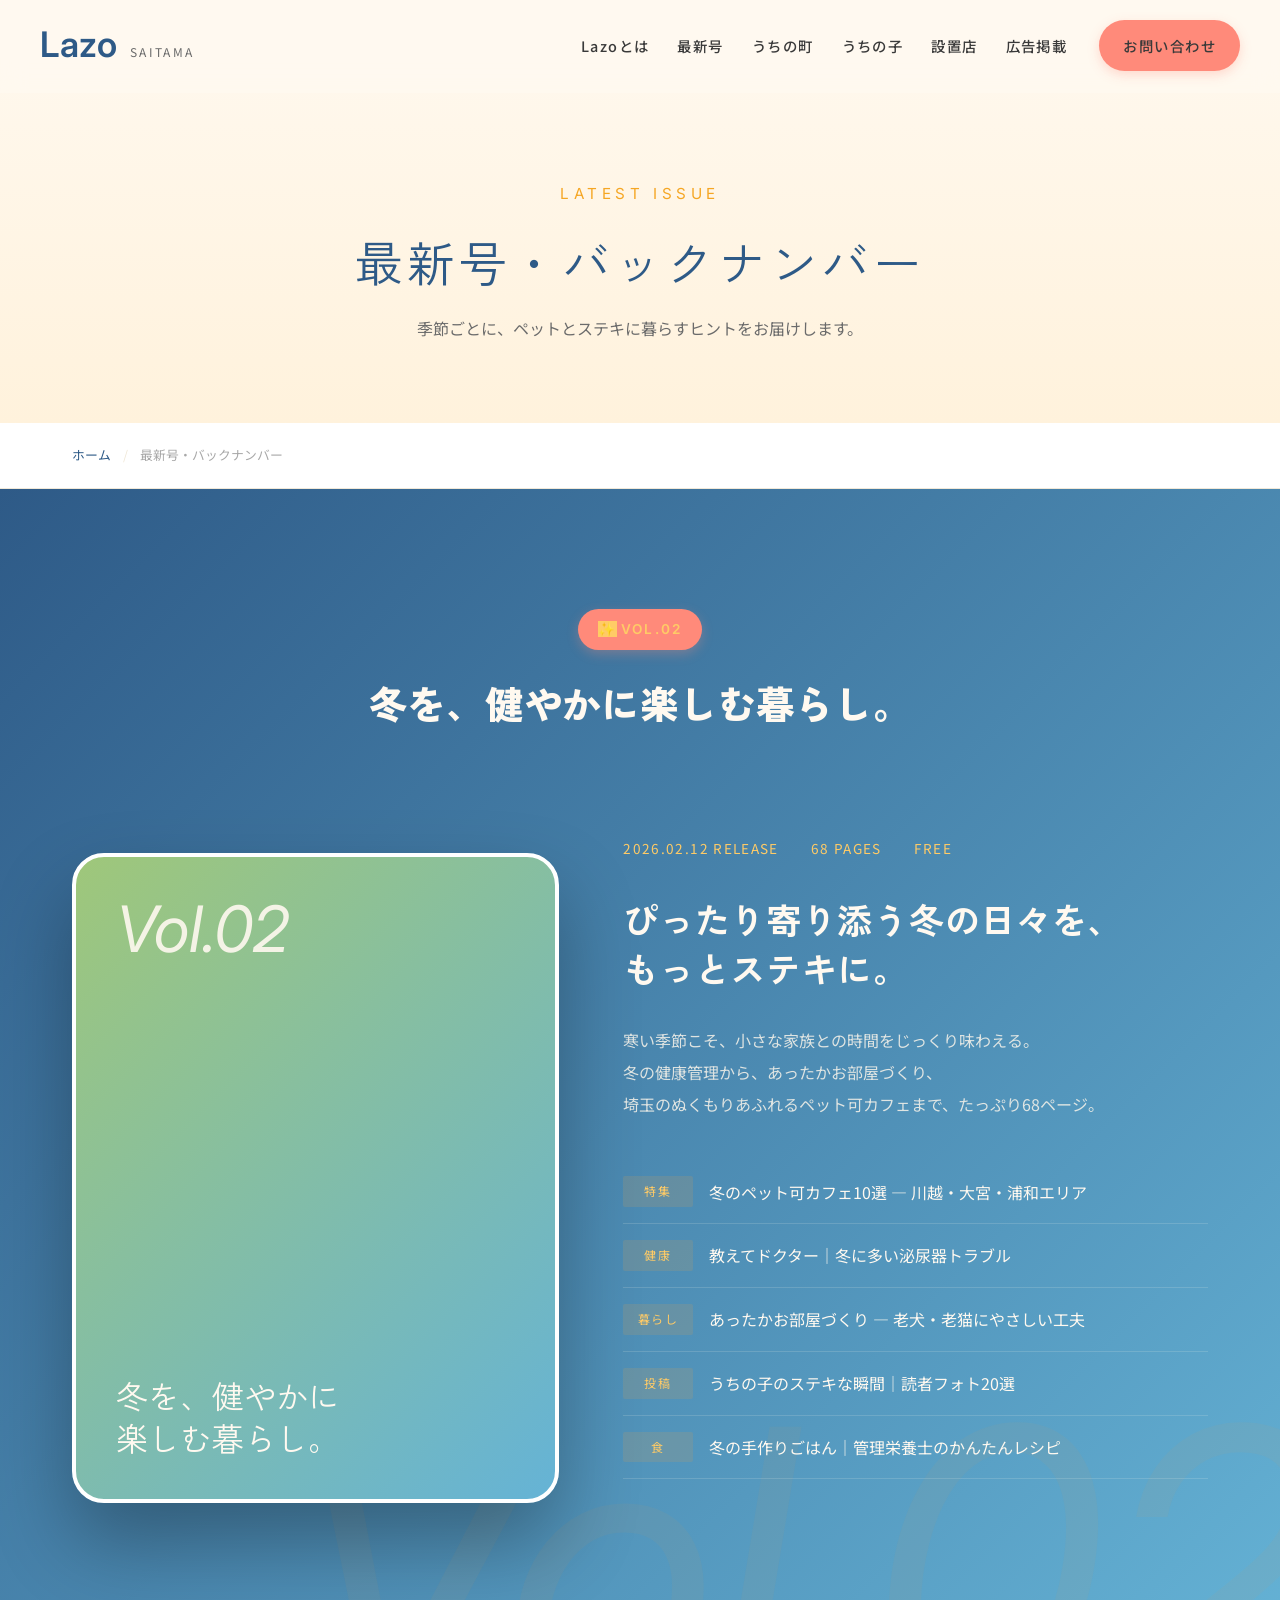
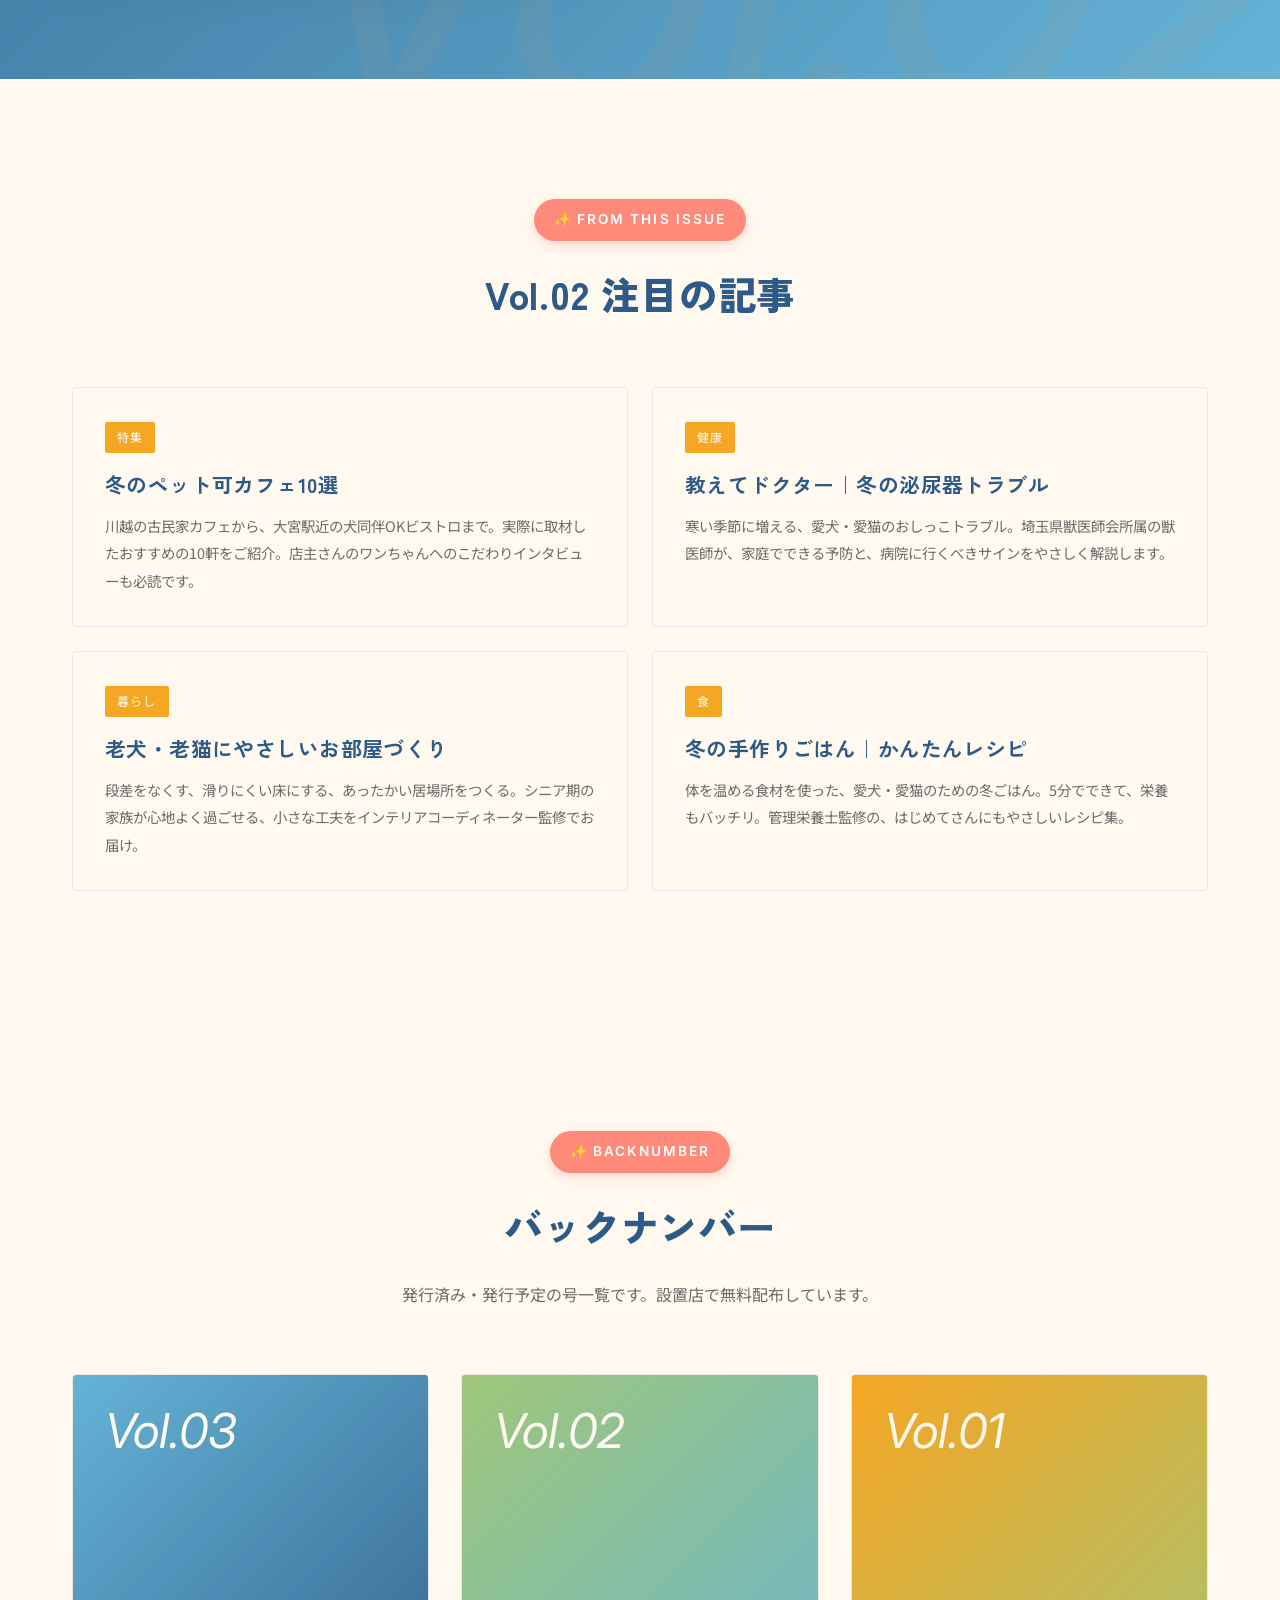
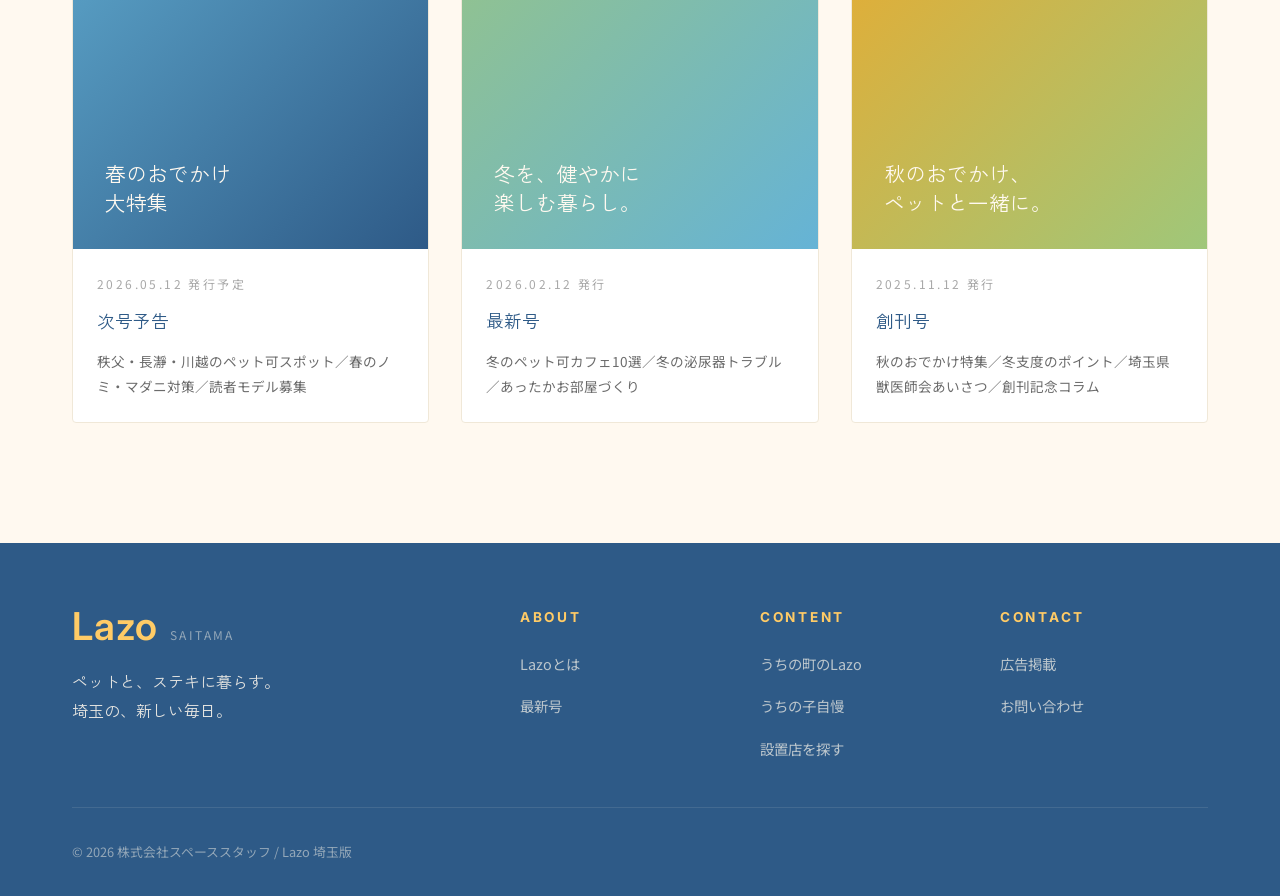
<file: latest.html>
<!DOCTYPE html>
<html lang="ja">
<head>
<meta charset="UTF-8">
<meta name="viewport" content="width=device-width, initial-scale=1.0">
<title>最新号・バックナンバー ｜ Lazo 埼玉版</title>
<meta name="description" content="Lazo埼玉版の最新号特集とバックナンバー一覧。">
<link rel="preconnect" href="https://fonts.googleapis.com">
<link rel="preconnect" href="https://fonts.gstatic.com" crossorigin>
<link href="https://fonts.googleapis.com/css2?family=Inter:wght@400;500;600;700&family=Noto+Sans+JP:wght@400;500;600;700;900&family=Zen+Kaku+Gothic+New:wght@500;700;900&display=swap" rel="stylesheet">
<link rel="stylesheet" href="css/style.css">
<style>
    .issue-list {
        display: grid;
        grid-template-columns: repeat(auto-fill, minmax(280px, 1fr));
        gap: 32px;
        margin-top: 48px;
    }
    .issue-card {
        background: var(--color-white);
        border: 1px solid var(--color-border);
        border-radius: 4px;
        overflow: hidden;
        transition: var(--transition-base);
    }
    .issue-card:hover { transform: translateY(-4px); box-shadow: 0 20px 40px rgba(27, 45, 74, 0.08); }
    .issue-card-cover {
        aspect-ratio: 3/4;
        background: linear-gradient(135deg, var(--color-chichibu) 0%, var(--color-arakawa) 100%);
        display: flex;
        flex-direction: column;
        justify-content: space-between;
        padding: 32px;
        color: var(--color-cream);
    }
    .issue-card-cover.arakawa { background: linear-gradient(135deg, var(--color-arakawa) 0%, var(--color-primary) 100%); }
    .issue-card-cover.gold { background: linear-gradient(135deg, var(--color-gold) 0%, var(--color-chichibu) 100%); }
    .issue-card-vol {
        font-family: var(--font-accent);
        font-size: 3rem;
        line-height: 1;
        font-style: italic;
    }
    .issue-card-title {
        font-family: var(--font-serif);
        font-size: 1.3rem;
        line-height: 1.4;
    }
    .issue-card-info { padding: 24px; }
    .issue-card-date {
        font-size: 0.75rem;
        color: var(--color-text-light);
        letter-spacing: 0.2em;
        margin-bottom: 8px;
    }
    .issue-card-name {
        font-family: var(--font-serif);
        font-size: 1.1rem;
        color: var(--color-primary);
        margin-bottom: 12px;
    }
    .issue-card-features {
        font-size: 0.85rem;
        color: var(--color-text-sub);
        line-height: 1.8;
    }
    .feature-grid {
        display: grid;
        grid-template-columns: repeat(2, 1fr);
        gap: 24px;
        margin-top: 48px;
    }
    .feature-article {
        padding: 32px;
        background: var(--color-cream);
        border-radius: 4px;
        border: 1px solid var(--color-border);
    }
    .feature-category {
        display: inline-block;
        padding: 4px 12px;
        background: var(--color-gold);
        color: var(--color-cream);
        font-size: 0.75rem;
        letter-spacing: 0.1em;
        margin-bottom: 16px;
        border-radius: 2px;
    }
    .feature-article h3 {
        font-size: 1.3rem;
        color: var(--color-primary);
        margin-bottom: 12px;
        line-height: 1.5;
    }
    .feature-article p {
        color: var(--color-text-sub);
        font-size: 0.9rem;
        line-height: 1.9;
    }
</style>
<link rel="stylesheet" href="css/mobile-overrides.css">
</head>
<body>

<header class="site-header">
    <div class="header-inner">
        <a href="index.html" class="site-logo">
            <span class="site-logo-mark">Lazo</span>
            <span class="site-logo-sub">SAITAMA</span>
        </a>
        <nav class="site-nav">
            <ul>
                <li><a href="about.html">Lazoとは</a></li>
                <li><a href="latest.html">最新号</a></li>
                <li><a href="area.html">うちの町</a></li>
                <li><a href="community.html">うちの子</a></li>
                <li><a href="shops.html">設置店</a></li>
                <li><a href="ad.html">広告掲載</a></li>
            </ul>
            <a href="contact.html" class="header-cta">お問い合わせ</a>
        </nav>
        <button class="menu-toggle" aria-label="メニュー"><span></span><span></span><span></span></button>
    </div>
</header>

<section class="page-hero">
    <div class="container">
        <div class="page-hero-eyebrow">LATEST ISSUE</div>
        <h1 class="page-hero-title">最新号・バックナンバー</h1>
        <p class="page-hero-lead">季節ごとに、ペットとステキに暮らすヒントをお届けします。</p>
    </div>
</section>

<nav class="breadcrumb">
    <ol>
        <li><a href="index.html">ホーム</a></li>
        <li>最新号・バックナンバー</li>
    </ol>
</nav>

<!-- Latest Issue Hero -->
<section class="latest">
    <div class="container">
        <div class="section-header">
            <span class="section-eyebrow">VOL.02</span>
            <h2 class="section-title">冬を、健やかに楽しむ暮らし。</h2>
        </div>

        <div class="latest-content">
            <div class="latest-cover">
                <div class="latest-cover-content">
                    <div class="latest-cover-vol">Vol.02</div>
                    <div>
                        <div class="latest-cover-title">冬を、健やかに<br>楽しむ暮らし。</div>
                    </div>
                </div>
            </div>
            <div class="latest-details">
                <div class="latest-issue-meta">
                    <span>2026.02.12 RELEASE</span>
                    <span>68 PAGES</span>
                    <span>FREE</span>
                </div>
                <h3 class="latest-title">ぴったり寄り添う冬の日々を、<br>もっとステキに。</h3>
                <p class="latest-description">
                    寒い季節こそ、小さな家族との時間をじっくり味わえる。<br>
                    冬の健康管理から、あったかお部屋づくり、<br>
                    埼玉のぬくもりあふれるペット可カフェまで、たっぷり68ページ。
                </p>
                <ul class="latest-features">
                    <li><span class="latest-feature-tag">特集</span><span>冬のペット可カフェ10選 ― 川越・大宮・浦和エリア</span></li>
                    <li><span class="latest-feature-tag">健康</span><span>教えてドクター｜冬に多い泌尿器トラブル</span></li>
                    <li><span class="latest-feature-tag">暮らし</span><span>あったかお部屋づくり ― 老犬・老猫にやさしい工夫</span></li>
                    <li><span class="latest-feature-tag">投稿</span><span>うちの子のステキな瞬間｜読者フォト20選</span></li>
                    <li><span class="latest-feature-tag">食</span><span>冬の手作りごはん｜管理栄養士のかんたんレシピ</span></li>
                </ul>
            </div>
        </div>
    </div>
</section>

<!-- Featured Articles -->
<section class="pillars">
    <div class="container">
        <div class="section-header">
            <span class="section-eyebrow">FROM THIS ISSUE</span>
            <h2 class="section-title">Vol.02 注目の記事</h2>
        </div>

        <div class="feature-grid">
            <div class="feature-article">
                <span class="feature-category">特集</span>
                <h3>冬のペット可カフェ10選</h3>
                <p>川越の古民家カフェから、大宮駅近の犬同伴OKビストロまで。実際に取材したおすすめの10軒をご紹介。店主さんのワンちゃんへのこだわりインタビューも必読です。</p>
            </div>
            <div class="feature-article">
                <span class="feature-category">健康</span>
                <h3>教えてドクター｜冬の泌尿器トラブル</h3>
                <p>寒い季節に増える、愛犬・愛猫のおしっこトラブル。埼玉県獣医師会所属の獣医師が、家庭でできる予防と、病院に行くべきサインをやさしく解説します。</p>
            </div>
            <div class="feature-article">
                <span class="feature-category">暮らし</span>
                <h3>老犬・老猫にやさしいお部屋づくり</h3>
                <p>段差をなくす、滑りにくい床にする、あったかい居場所をつくる。シニア期の家族が心地よく過ごせる、小さな工夫をインテリアコーディネーター監修でお届け。</p>
            </div>
            <div class="feature-article">
                <span class="feature-category">食</span>
                <h3>冬の手作りごはん｜かんたんレシピ</h3>
                <p>体を温める食材を使った、愛犬・愛猫のための冬ごはん。5分でできて、栄養もバッチリ。管理栄養士監修の、はじめてさんにもやさしいレシピ集。</p>
            </div>
        </div>
    </div>
</section>

<!-- Backnumber List -->
<section>
    <div class="container">
        <div class="section-header">
            <span class="section-eyebrow">BACKNUMBER</span>
            <h2 class="section-title">バックナンバー</h2>
            <p class="section-lead">発行済み・発行予定の号一覧です。設置店で無料配布しています。</p>
        </div>

        <div class="issue-list">
            <div class="issue-card">
                <div class="issue-card-cover arakawa">
                    <div class="issue-card-vol">Vol.03</div>
                    <div class="issue-card-title">春のおでかけ<br>大特集</div>
                </div>
                <div class="issue-card-info">
                    <div class="issue-card-date">2026.05.12 発行予定</div>
                    <div class="issue-card-name">次号予告</div>
                    <div class="issue-card-features">秩父・長瀞・川越のペット可スポット／春のノミ・マダニ対策／読者モデル募集</div>
                </div>
            </div>

            <div class="issue-card">
                <div class="issue-card-cover">
                    <div class="issue-card-vol">Vol.02</div>
                    <div class="issue-card-title">冬を、健やかに<br>楽しむ暮らし。</div>
                </div>
                <div class="issue-card-info">
                    <div class="issue-card-date">2026.02.12 発行</div>
                    <div class="issue-card-name">最新号</div>
                    <div class="issue-card-features">冬のペット可カフェ10選／冬の泌尿器トラブル／あったかお部屋づくり</div>
                </div>
            </div>

            <div class="issue-card">
                <div class="issue-card-cover gold">
                    <div class="issue-card-vol">Vol.01</div>
                    <div class="issue-card-title">秋のおでかけ、<br>ペットと一緒に。</div>
                </div>
                <div class="issue-card-info">
                    <div class="issue-card-date">2025.11.12 発行</div>
                    <div class="issue-card-name">創刊号</div>
                    <div class="issue-card-features">秋のおでかけ特集／冬支度のポイント／埼玉県獣医師会あいさつ／創刊記念コラム</div>
                </div>
            </div>
        </div>
    </div>
</section>

<footer class="site-footer">
    <div class="footer-inner">
        <div class="footer-top">
            <div class="footer-brand">
                <a href="index.html" class="site-logo">
                    <span class="site-logo-mark">Lazo</span>
                    <span class="site-logo-sub">SAITAMA</span>
                </a>
                <p class="footer-tagline">ペットと、ステキに暮らす。<br>埼玉の、新しい毎日。</p>
            </div>
            <div class="footer-nav">
                <h4>ABOUT</h4>
                <ul>
                    <li><a href="about.html">Lazoとは</a></li>
                    <li><a href="latest.html">最新号</a></li>
                </ul>
            </div>
            <div class="footer-nav">
                <h4>CONTENT</h4>
                <ul>
                    <li><a href="area.html">うちの町のLazo</a></li>
                    <li><a href="community.html">うちの子自慢</a></li>
                    <li><a href="shops.html">設置店を探す</a></li>
                </ul>
            </div>
            <div class="footer-nav">
                <h4>CONTACT</h4>
                <ul>
                    <li><a href="ad.html">広告掲載</a></li>
                    <li><a href="contact.html">お問い合わせ</a></li>
                </ul>
            </div>
        </div>
        <div class="footer-bottom">
            <div>© <span data-current-year>2026</span> 株式会社スペーススタッフ / Lazo 埼玉版</div>
        </div>
    </div>
</footer>

<script src="js/main.js"></script>
</body>
</html>
</file>
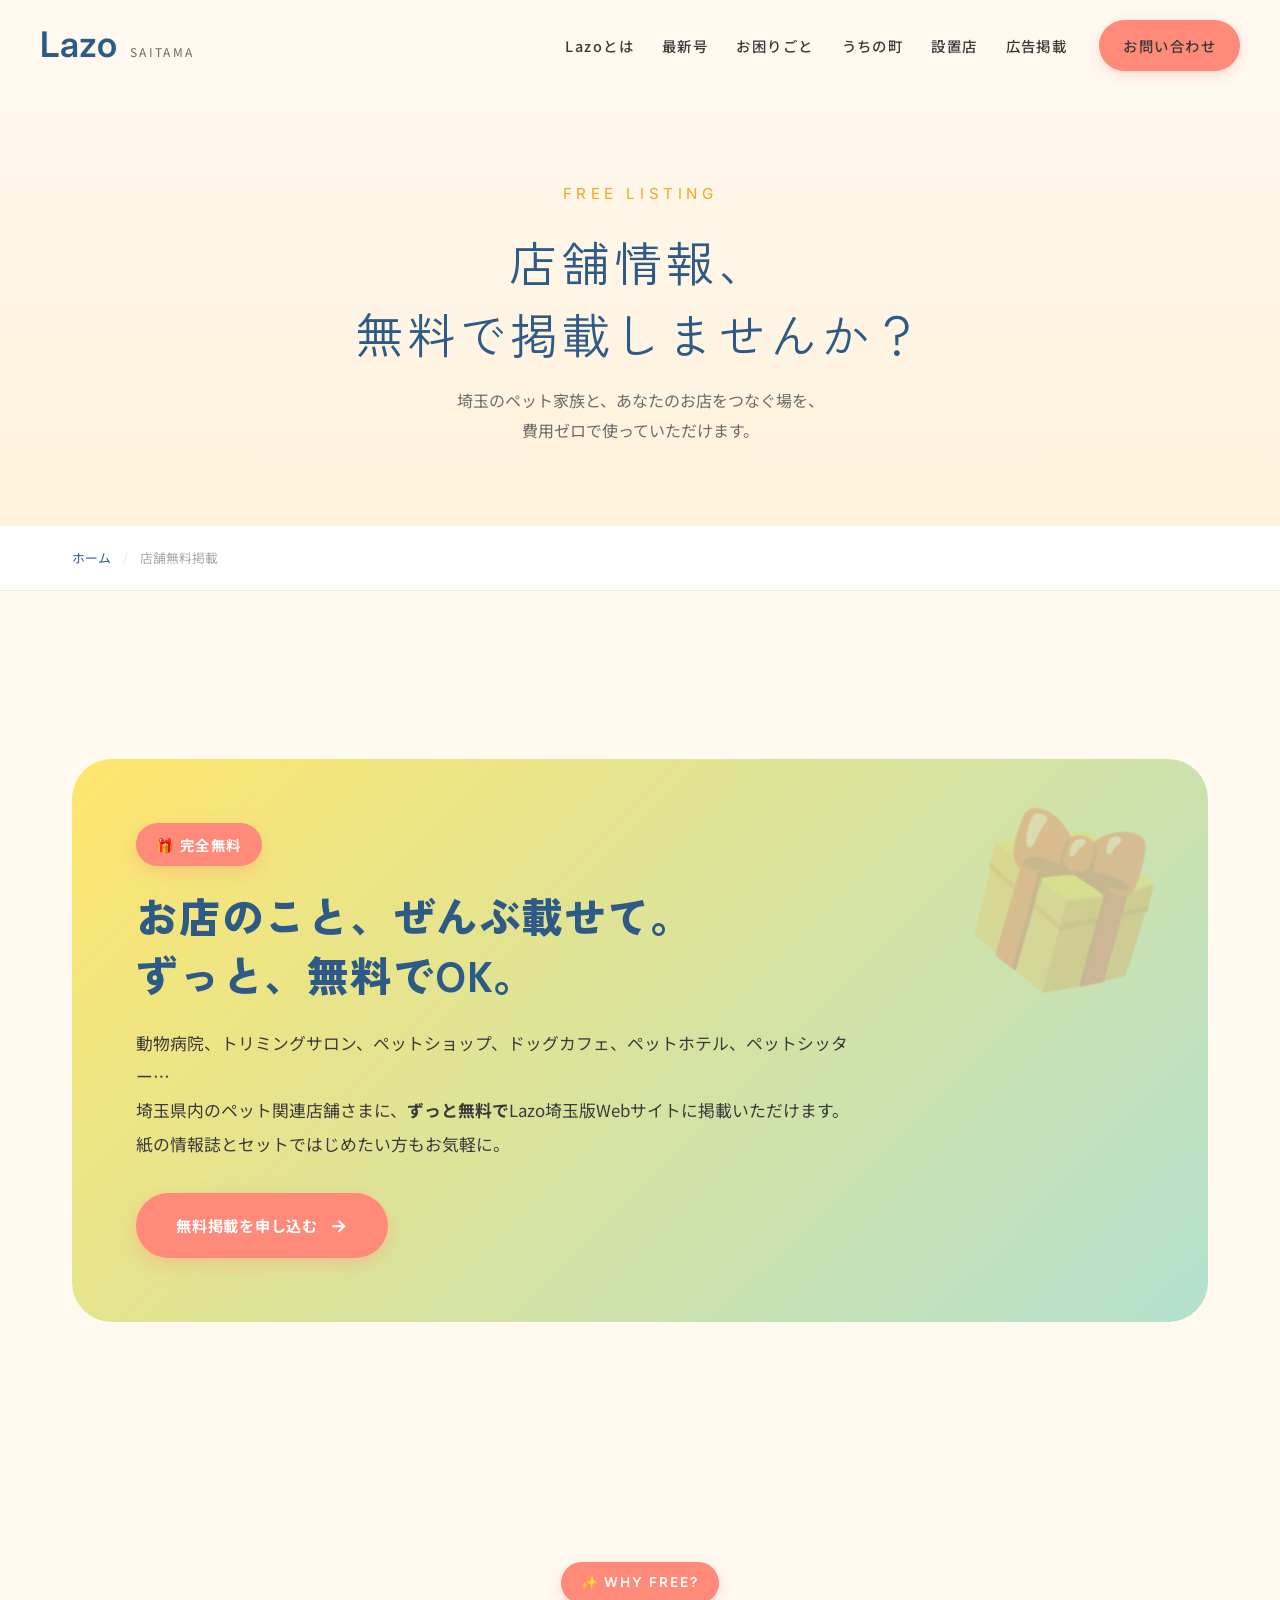
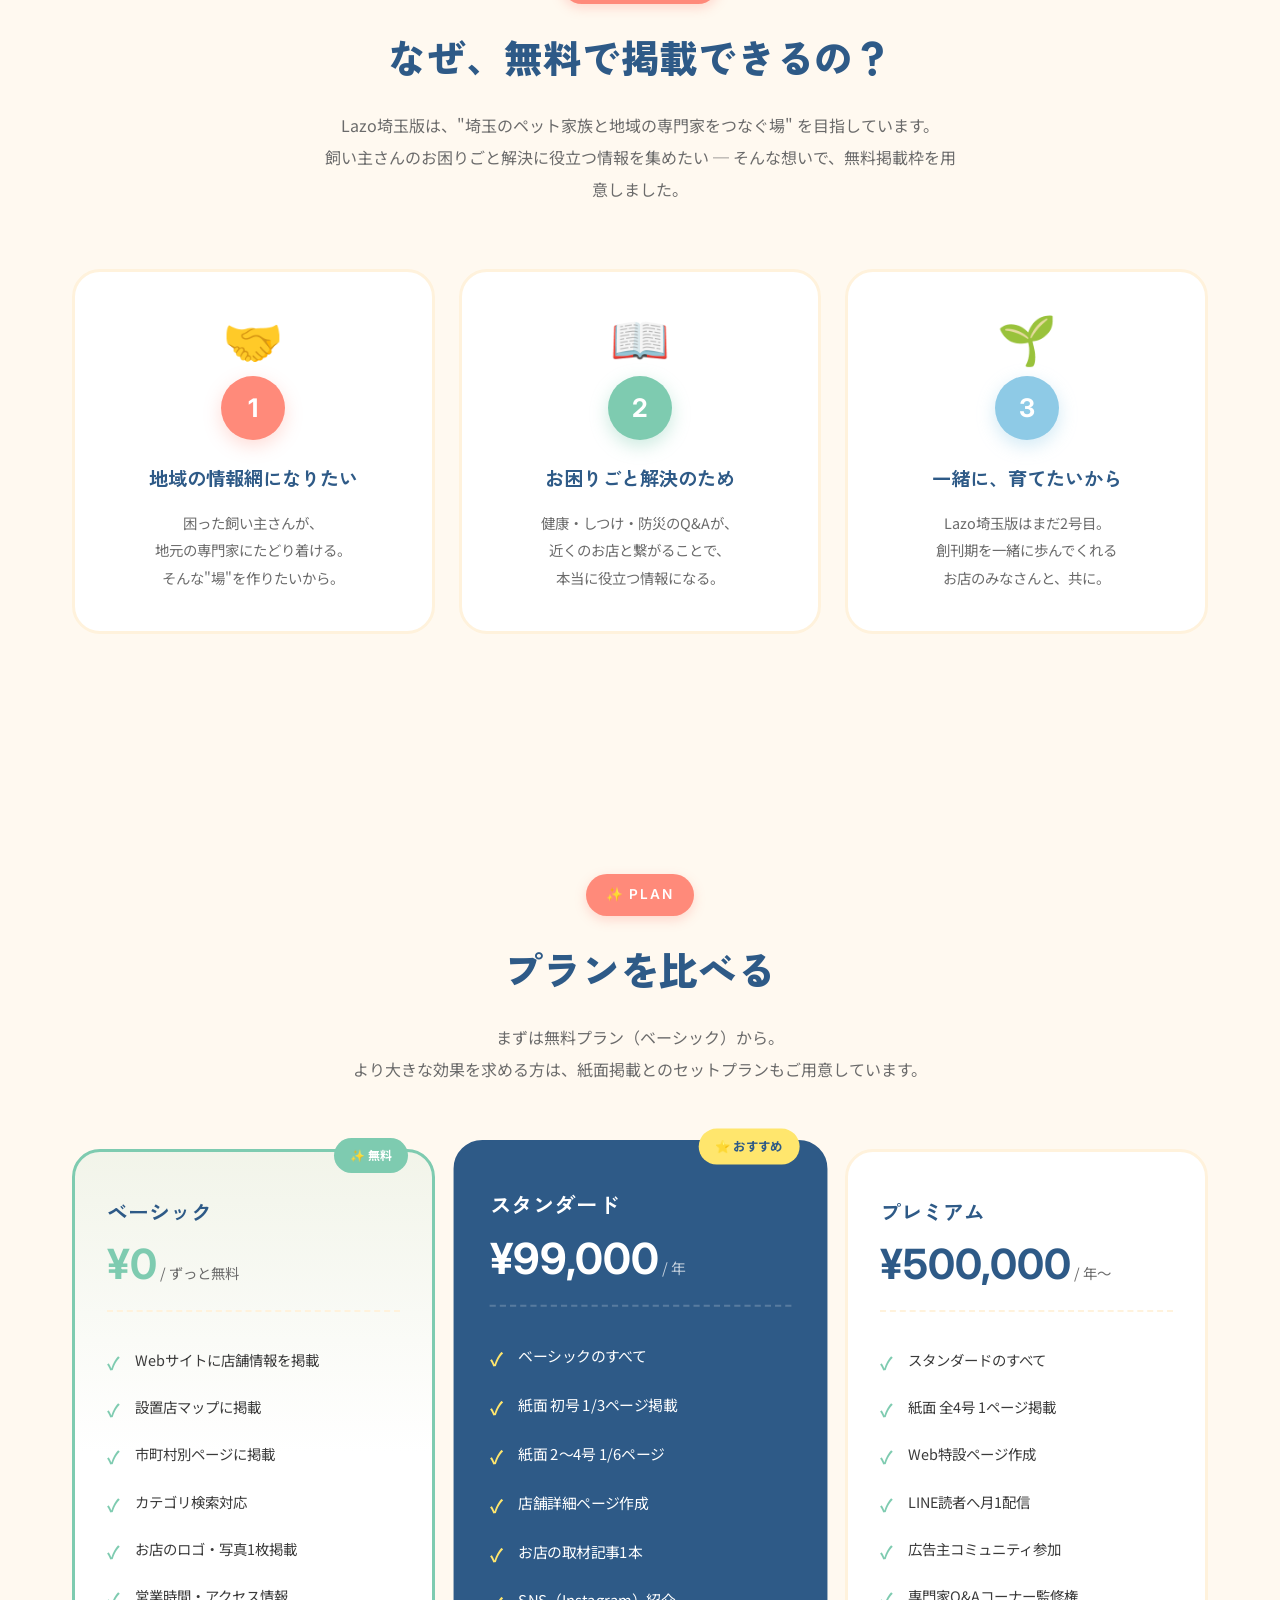
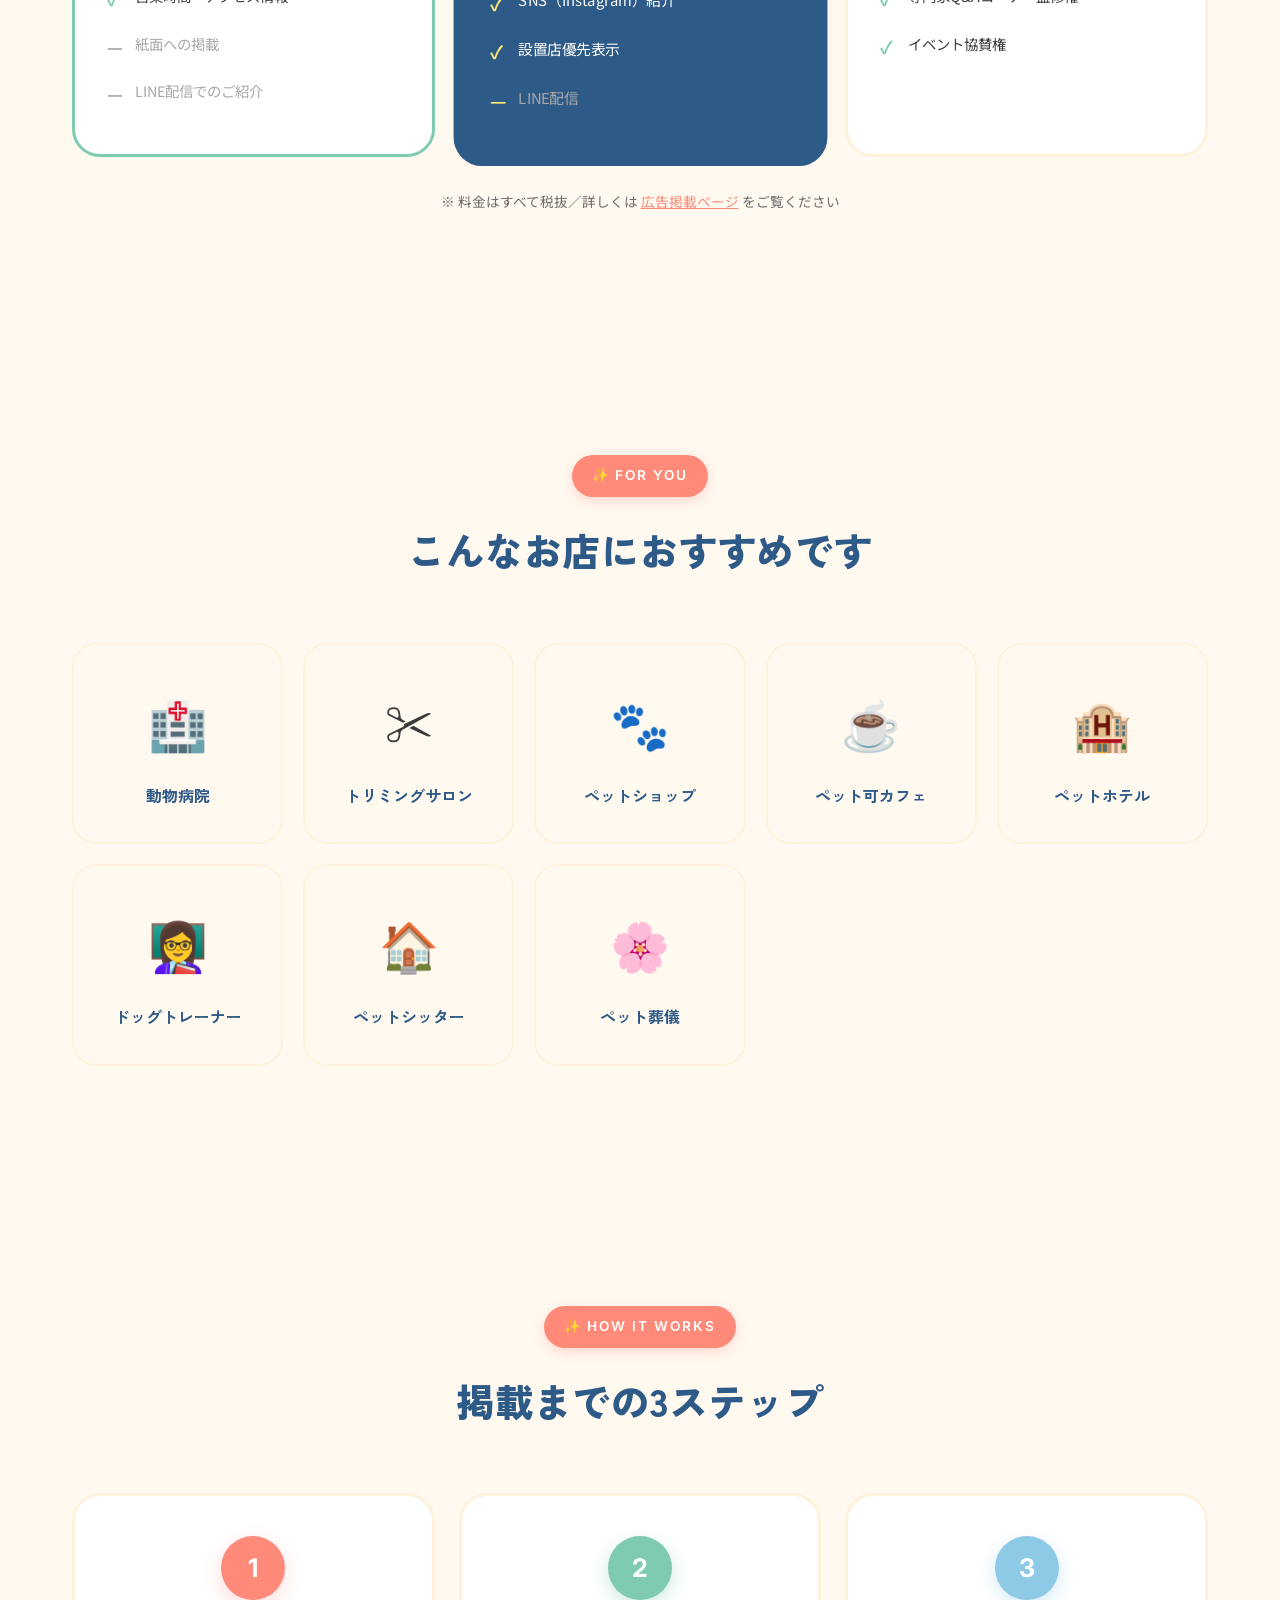
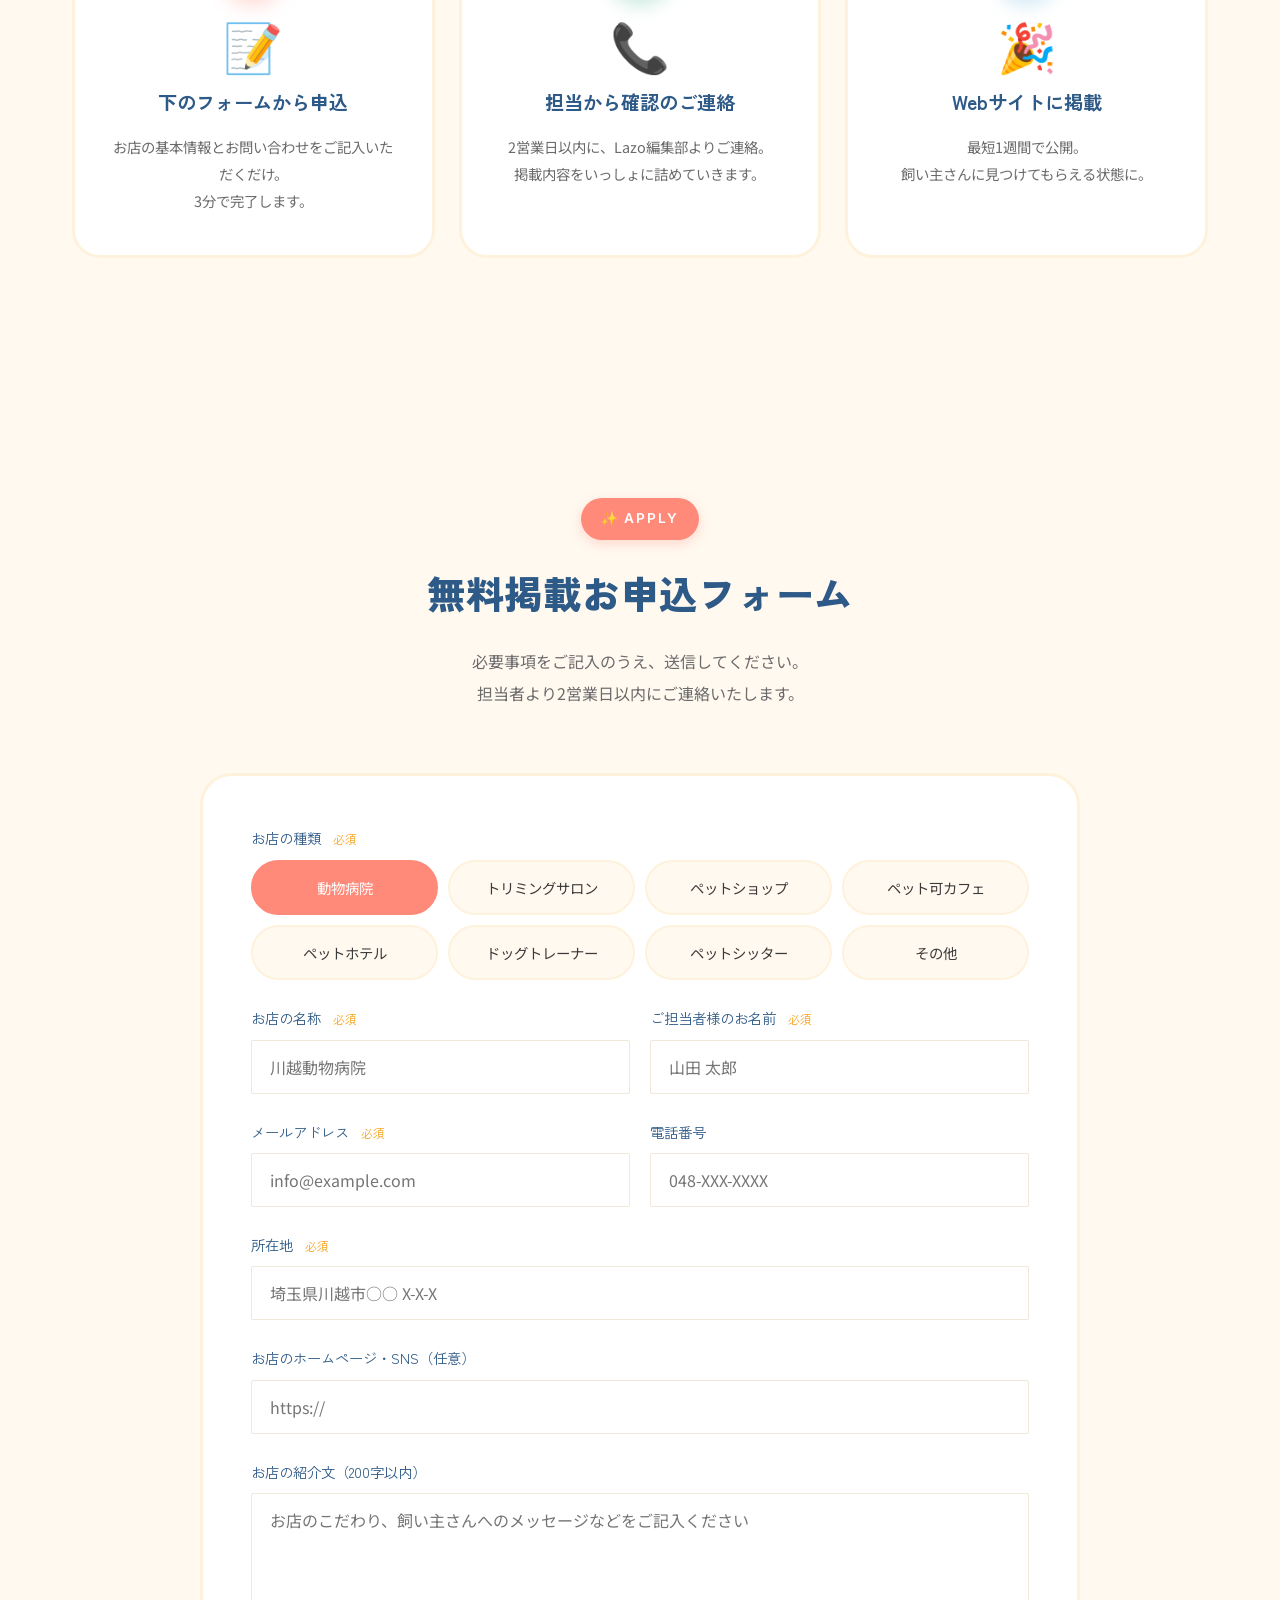
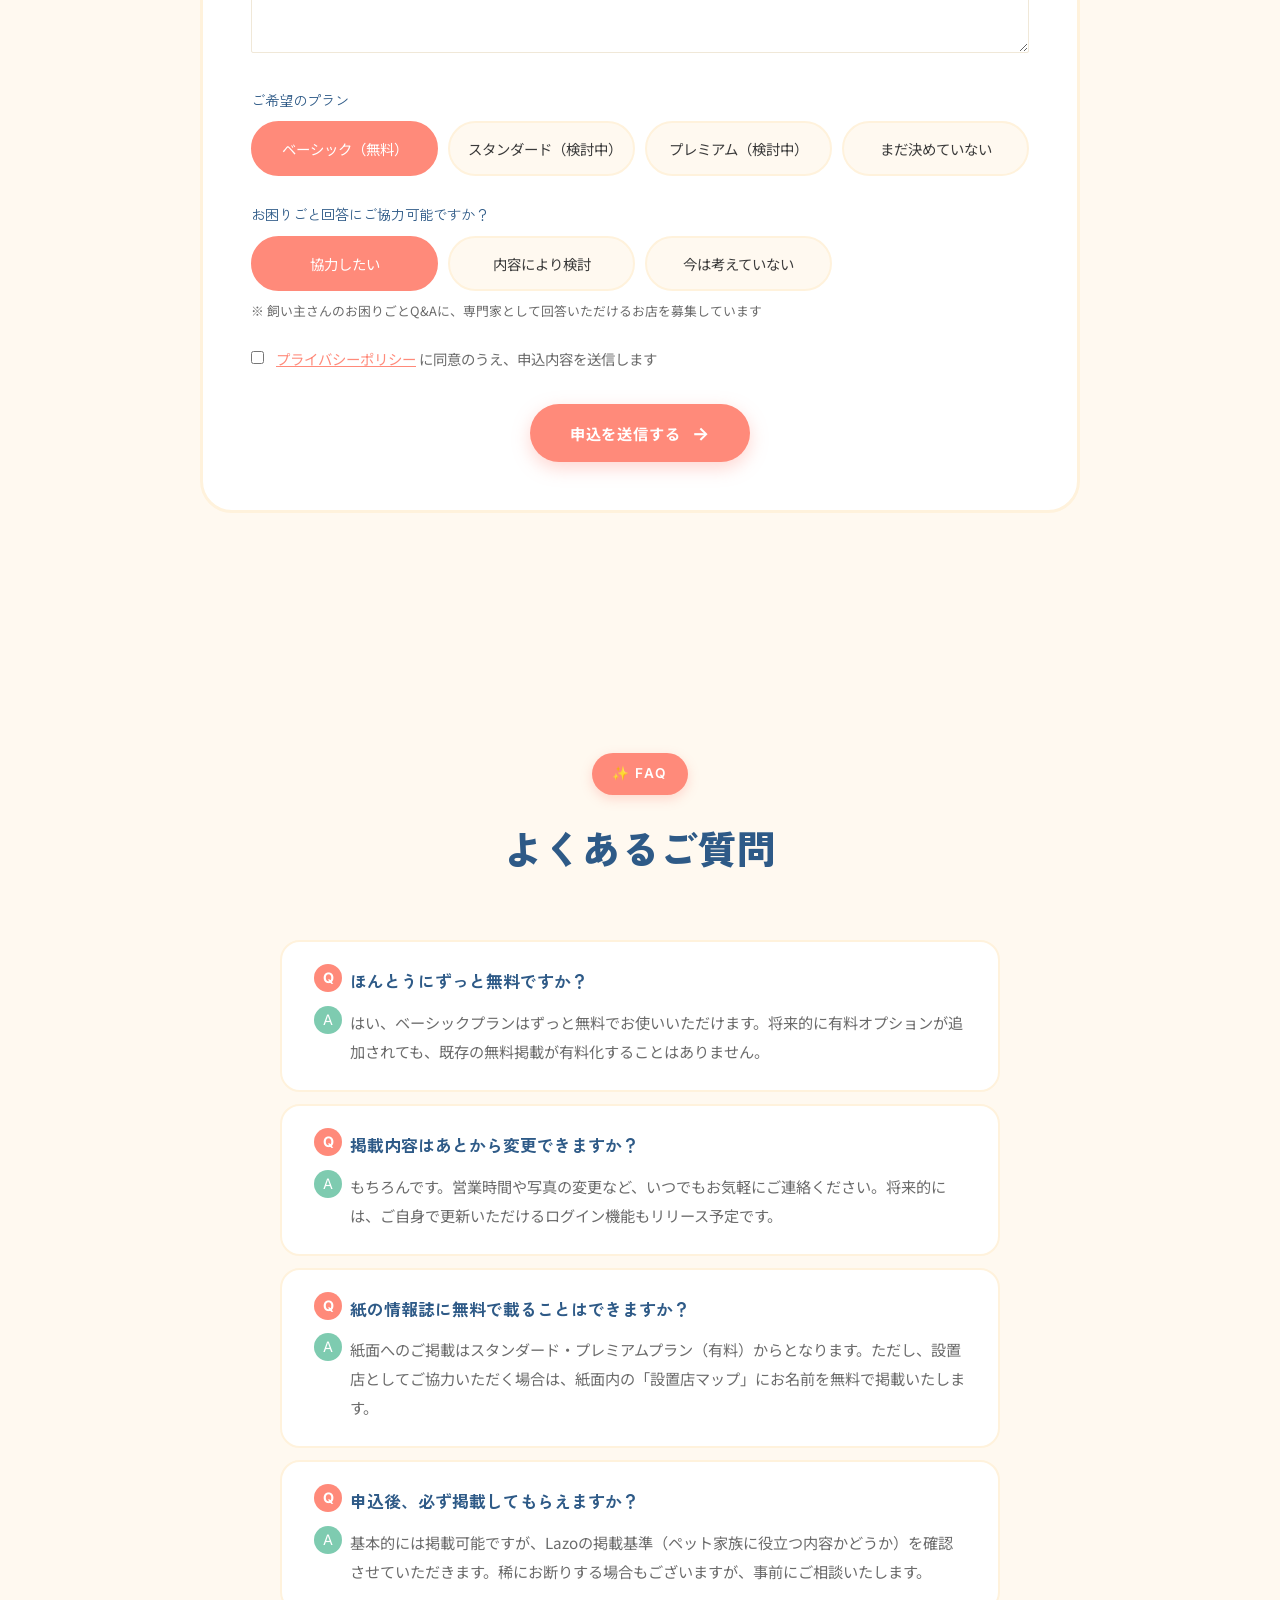
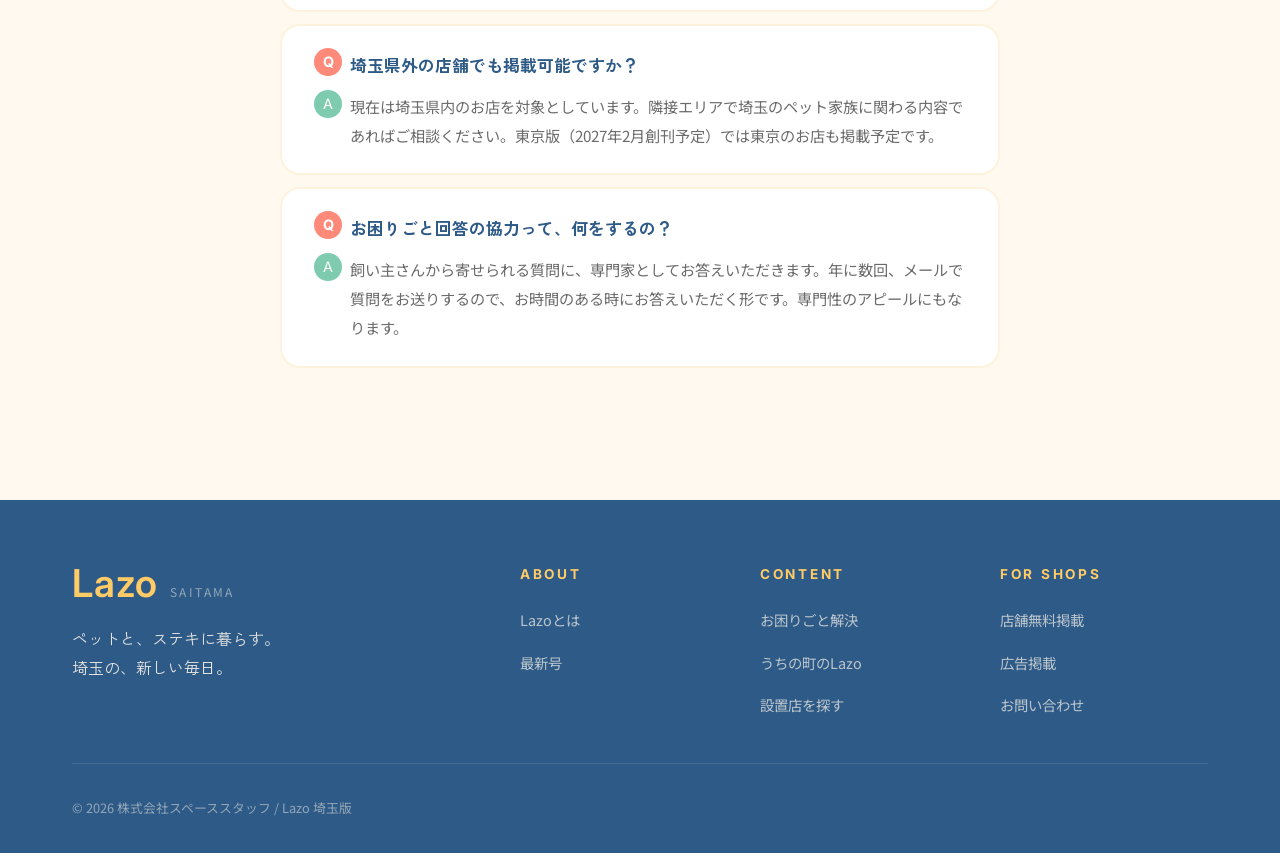
<file: shop-register.html>
<!DOCTYPE html>
<html lang="ja">
<head>
<meta charset="UTF-8">
<meta name="viewport" content="width=device-width, initial-scale=1.0">
<title>店舗無料掲載のご案内 ｜ Lazo 埼玉版</title>
<meta name="description" content="埼玉県内のペット関連店舗さま、Lazo埼玉版に無料で掲載しませんか？動物病院・トリミングサロン・ペットショップ・ドッグカフェなど、埼玉のペット家族にまっすぐ届きます。">
<link rel="preconnect" href="https://fonts.googleapis.com">
<link rel="preconnect" href="https://fonts.gstatic.com" crossorigin>
<link href="https://fonts.googleapis.com/css2?family=Inter:wght@400;500;600;700&family=Noto+Sans+JP:wght@400;500;600;700;900&family=Zen+Kaku+Gothic+New:wght@500;700;900&display=swap" rel="stylesheet">
<link rel="stylesheet" href="css/style.css">
<style>
    /* Free plan hero */
    .free-hero {
        background: linear-gradient(135deg, var(--color-yellow) 0%, var(--color-mint-light) 100%);
        border-radius: 40px;
        padding: 64px;
        position: relative;
        overflow: hidden;
        margin-top: 48px;
    }
    .free-hero::before {
        content: '🎁';
        position: absolute;
        top: -20px;
        right: 40px;
        font-size: 10rem;
        opacity: 0.2;
        transform: rotate(15deg);
    }
    .free-hero-content {
        position: relative;
        max-width: 720px;
    }
    .free-badge {
        display: inline-block;
        padding: 8px 20px;
        background: var(--color-coral);
        color: var(--color-white);
        border-radius: 40px;
        font-weight: 700;
        font-size: 0.9rem;
        letter-spacing: 0.1em;
        margin-bottom: 20px;
        box-shadow: 0 6px 18px rgba(255, 138, 122, 0.3);
    }
    .free-title {
        font-family: var(--font-serif);
        font-size: 2.6rem;
        color: var(--color-primary);
        line-height: 1.4;
        margin-bottom: 24px;
        font-weight: 900;
    }
    .free-lead {
        font-size: 1.05rem;
        line-height: 2;
        color: var(--color-text);
        margin-bottom: 32px;
    }

    /* Steps */
    .steps-grid {
        display: grid;
        grid-template-columns: repeat(3, 1fr);
        gap: 24px;
        margin-top: 48px;
    }
    .step-card {
        background: var(--color-white);
        border-radius: 28px;
        padding: 40px 32px;
        text-align: center;
        border: 3px solid var(--color-cream-deep);
        position: relative;
        transition: all 0.3s;
    }
    .step-card:hover {
        transform: translateY(-5px);
        border-color: var(--color-coral-light);
    }
    .step-number {
        display: inline-block;
        width: 64px;
        height: 64px;
        background: var(--color-coral);
        color: var(--color-white);
        border-radius: 50%;
        line-height: 64px;
        font-family: var(--font-accent);
        font-size: 1.6rem;
        font-weight: 700;
        margin-bottom: 20px;
        box-shadow: 0 6px 18px rgba(255, 138, 122, 0.3);
    }
    .step-card:nth-child(2) .step-number { background: var(--color-mint); box-shadow: 0 6px 18px rgba(126, 203, 176, 0.4); }
    .step-card:nth-child(3) .step-number { background: var(--color-sky); box-shadow: 0 6px 18px rgba(142, 202, 230, 0.4); }
    .step-emoji {
        font-size: 3rem;
        line-height: 1;
        margin-bottom: 16px;
    }
    .step-title {
        font-family: var(--font-serif);
        font-weight: 700;
        color: var(--color-primary);
        font-size: 1.2rem;
        margin-bottom: 12px;
    }
    .step-text {
        color: var(--color-text-sub);
        font-size: 0.9rem;
        line-height: 1.9;
    }

    /* Plan comparison */
    .plan-compare {
        display: grid;
        grid-template-columns: 1fr 1fr 1fr;
        gap: 24px;
        margin-top: 48px;
    }
    .plan-col {
        background: var(--color-white);
        border-radius: 28px;
        padding: 40px 32px;
        border: 3px solid var(--color-cream-deep);
        position: relative;
    }
    .plan-col.free {
        border-color: var(--color-mint);
        background: linear-gradient(180deg, rgba(126, 203, 176, 0.1) 0%, var(--color-white) 50%);
    }
    .plan-col.featured {
        background: var(--color-primary);
        color: var(--color-white);
        border-color: var(--color-primary);
        transform: scale(1.03);
    }
    .plan-col.featured .plan-price,
    .plan-col.featured .plan-title {
        color: var(--color-white);
    }
    .plan-badge {
        position: absolute;
        top: -14px;
        right: 24px;
        padding: 6px 16px;
        background: var(--color-yellow);
        color: var(--color-primary);
        border-radius: 20px;
        font-size: 0.75rem;
        font-weight: 700;
    }
    .plan-badge.free-badge-color {
        background: var(--color-mint);
        color: var(--color-white);
    }
    .plan-title {
        font-family: var(--font-serif);
        font-weight: 700;
        color: var(--color-primary);
        font-size: 1.3rem;
        margin-bottom: 12px;
    }
    .plan-price {
        font-family: var(--font-accent);
        font-size: 2.6rem;
        font-weight: 700;
        color: var(--color-primary);
        margin-bottom: 8px;
        line-height: 1;
    }
    .plan-price .plan-unit {
        font-size: 0.9rem;
        color: var(--color-text-sub);
        font-family: var(--font-sans);
        font-weight: 400;
    }
    .plan-col.featured .plan-price .plan-unit { color: rgba(255,255,255,0.7); }
    .plan-col .plan-price.free-price { color: var(--color-mint); }
    .plan-features {
        margin-top: 24px;
        padding-top: 24px;
        border-top: 2px dashed var(--color-cream-deep);
    }
    .plan-col.featured .plan-features {
        border-top-color: rgba(255,255,255,0.2);
    }
    .plan-features li {
        padding: 10px 0;
        padding-left: 28px;
        position: relative;
        font-size: 0.9rem;
    }
    .plan-features li::before {
        content: '✓';
        position: absolute;
        left: 0;
        color: var(--color-mint);
        font-weight: 700;
        font-size: 1.1rem;
    }
    .plan-col.featured .plan-features li::before { color: var(--color-yellow); }
    .plan-features li.unavail {
        color: var(--color-text-light);
    }
    .plan-features li.unavail::before {
        content: '—';
        color: var(--color-text-light);
    }

    /* Form */
    .register-form {
        background: var(--color-white);
        border-radius: 32px;
        padding: 48px;
        max-width: 880px;
        margin: 48px auto 0;
        border: 3px solid var(--color-cream-deep);
    }
    .form-row-2 {
        display: grid;
        grid-template-columns: 1fr 1fr;
        gap: 20px;
    }
    .radio-row {
        display: grid;
        grid-template-columns: repeat(auto-fill, minmax(160px, 1fr));
        gap: 10px;
    }
    .radio-pill {
        padding: 12px 18px;
        background: var(--color-cream);
        border: 2px solid var(--color-cream-deep);
        border-radius: 40px;
        text-align: center;
        font-size: 0.9rem;
        cursor: pointer;
        transition: all 0.3s;
    }
    .radio-pill:hover, .radio-pill.selected {
        background: var(--color-coral);
        color: var(--color-white);
        border-color: var(--color-coral);
    }

    /* FAQ */
    .faq-list {
        max-width: 720px;
        margin: 48px auto 0;
    }
    .faq-item {
        background: var(--color-white);
        border-radius: 20px;
        padding: 24px 32px;
        margin-bottom: 12px;
        border: 2px solid var(--color-cream-deep);
    }
    .faq-q {
        font-family: var(--font-serif);
        font-weight: 700;
        color: var(--color-primary);
        font-size: 1.05rem;
        margin-bottom: 10px;
        padding-left: 36px;
        position: relative;
    }
    .faq-q::before {
        content: 'Q';
        position: absolute;
        left: 0;
        top: -2px;
        width: 28px;
        height: 28px;
        background: var(--color-coral);
        color: var(--color-white);
        border-radius: 50%;
        text-align: center;
        line-height: 28px;
        font-family: var(--font-accent);
        font-size: 0.9rem;
    }
    .faq-a {
        color: var(--color-text-sub);
        font-size: 0.95rem;
        line-height: 1.9;
        padding-left: 36px;
        position: relative;
    }
    .faq-a::before {
        content: 'A';
        position: absolute;
        left: 0;
        top: -2px;
        width: 28px;
        height: 28px;
        background: var(--color-mint);
        color: var(--color-white);
        border-radius: 50%;
        text-align: center;
        line-height: 28px;
        font-family: var(--font-accent);
        font-size: 0.9rem;
    }

    @media (max-width: 900px) {
        .steps-grid, .plan-compare { grid-template-columns: 1fr; }
        .plan-col.featured { transform: none; }
        .free-hero { padding: 32px; }
        .free-title { font-size: 1.8rem; }
        .register-form { padding: 32px 24px; }
        .form-row-2 { grid-template-columns: 1fr; }
    }
</style>
<link rel="stylesheet" href="css/mobile-overrides.css">
</head>
<body>

<header class="site-header">
    <div class="header-inner">
        <a href="index.html" class="site-logo">
            <span class="site-logo-mark">Lazo</span>
            <span class="site-logo-sub">SAITAMA</span>
        </a>
        <nav class="site-nav">
            <ul>
                <li><a href="about.html">Lazoとは</a></li>
                <li><a href="latest.html">最新号</a></li>
                <li><a href="kotogoto.html">お困りごと</a></li>
                <li><a href="area.html">うちの町</a></li>
                <li><a href="shops.html">設置店</a></li>
                <li><a href="ad.html">広告掲載</a></li>
            </ul>
            <a href="contact.html" class="header-cta">お問い合わせ</a>
        </nav>
        <button class="menu-toggle" aria-label="メニュー"><span></span><span></span><span></span></button>
    </div>
</header>

<section class="page-hero">
    <div class="container">
        <div class="page-hero-eyebrow">FREE LISTING</div>
        <h1 class="page-hero-title">店舗情報、<br>無料で掲載しませんか？</h1>
        <p class="page-hero-lead">埼玉のペット家族と、あなたのお店をつなぐ場を、<br>費用ゼロで使っていただけます。</p>
    </div>
</section>

<nav class="breadcrumb">
    <ol>
        <li><a href="index.html">ホーム</a></li>
        <li>店舗無料掲載</li>
    </ol>
</nav>

<!-- Free Hero -->
<section>
    <div class="container">
        <div class="free-hero">
            <div class="free-hero-content">
                <span class="free-badge">🎁 完全無料</span>
                <h2 class="free-title">
                    お店のこと、ぜんぶ載せて。<br>
                    ずっと、無料でOK。
                </h2>
                <p class="free-lead">
                    動物病院、トリミングサロン、ペットショップ、ドッグカフェ、ペットホテル、ペットシッター…<br>
                    埼玉県内のペット関連店舗さまに、<strong>ずっと無料で</strong>Lazo埼玉版Webサイトに掲載いただけます。<br>
                    紙の情報誌とセットではじめたい方もお気軽に。
                </p>
                <a href="#form" class="btn btn-primary">無料掲載を申し込む <span class="btn-arrow">→</span></a>
            </div>
        </div>
    </div>
</section>

<!-- Why Free -->
<section>
    <div class="container">
        <div class="section-header">
            <span class="section-eyebrow">WHY FREE?</span>
            <h2 class="section-title">なぜ、無料で掲載できるの？</h2>
            <p class="section-lead">
                Lazo埼玉版は、"埼玉のペット家族と地域の専門家をつなぐ場" を目指しています。<br>
                飼い主さんのお困りごと解決に役立つ情報を集めたい ─ そんな想いで、無料掲載枠を用意しました。
            </p>
        </div>

        <div class="steps-grid">
            <div class="step-card">
                <div class="step-emoji">🤝</div>
                <div class="step-number">1</div>
                <div class="step-title">地域の情報網になりたい</div>
                <p class="step-text">
                    困った飼い主さんが、<br>
                    地元の専門家にたどり着ける。<br>
                    そんな"場"を作りたいから。
                </p>
            </div>
            <div class="step-card">
                <div class="step-emoji">📖</div>
                <div class="step-number">2</div>
                <div class="step-title">お困りごと解決のため</div>
                <p class="step-text">
                    健康・しつけ・防災のQ&Aが、<br>
                    近くのお店と繋がることで、<br>
                    本当に役立つ情報になる。
                </p>
            </div>
            <div class="step-card">
                <div class="step-emoji">🌱</div>
                <div class="step-number">3</div>
                <div class="step-title">一緒に、育てたいから</div>
                <p class="step-text">
                    Lazo埼玉版はまだ2号目。<br>
                    創刊期を一緒に歩んでくれる<br>
                    お店のみなさんと、共に。
                </p>
            </div>
        </div>
    </div>
</section>

<!-- Plan Compare -->
<section class="pillars">
    <div class="container">
        <div class="section-header">
            <span class="section-eyebrow">PLAN</span>
            <h2 class="section-title">プランを比べる</h2>
            <p class="section-lead">
                まずは無料プラン（ベーシック）から。<br>
                より大きな効果を求める方は、紙面掲載とのセットプランもご用意しています。
            </p>
        </div>

        <div class="plan-compare">
            <div class="plan-col free">
                <div class="plan-badge free-badge-color">✨ 無料</div>
                <div class="plan-title">ベーシック</div>
                <div class="plan-price free-price">¥0<span class="plan-unit"> / ずっと無料</span></div>
                <ul class="plan-features">
                    <li>Webサイトに店舗情報を掲載</li>
                    <li>設置店マップに掲載</li>
                    <li>市町村別ページに掲載</li>
                    <li>カテゴリ検索対応</li>
                    <li>お店のロゴ・写真1枚掲載</li>
                    <li>営業時間・アクセス情報</li>
                    <li class="unavail">紙面への掲載</li>
                    <li class="unavail">LINE配信でのご紹介</li>
                </ul>
            </div>

            <div class="plan-col featured">
                <div class="plan-badge">⭐ おすすめ</div>
                <div class="plan-title">スタンダード</div>
                <div class="plan-price">¥99,000<span class="plan-unit"> / 年</span></div>
                <ul class="plan-features">
                    <li>ベーシックのすべて</li>
                    <li>紙面 初号 1/3ページ掲載</li>
                    <li>紙面 2〜4号 1/6ページ</li>
                    <li>店舗詳細ページ作成</li>
                    <li>お店の取材記事1本</li>
                    <li>SNS（Instagram）紹介</li>
                    <li>設置店優先表示</li>
                    <li class="unavail">LINE配信</li>
                </ul>
            </div>

            <div class="plan-col">
                <div class="plan-title">プレミアム</div>
                <div class="plan-price">¥500,000<span class="plan-unit"> / 年〜</span></div>
                <ul class="plan-features">
                    <li>スタンダードのすべて</li>
                    <li>紙面 全4号 1ページ掲載</li>
                    <li>Web特設ページ作成</li>
                    <li>LINE読者へ月1配信</li>
                    <li>広告主コミュニティ参加</li>
                    <li>専門家Q&Aコーナー監修権</li>
                    <li>イベント協賛権</li>
                </ul>
            </div>
        </div>

        <p style="text-align: center; margin-top: 32px; font-size: 0.85rem; color: var(--color-text-sub);">
            ※ 料金はすべて税抜／詳しくは <a href="ad.html" style="color: var(--color-coral); text-decoration: underline;">広告掲載ページ</a> をご覧ください
        </p>
    </div>
</section>

<!-- Target shops -->
<section>
    <div class="container">
        <div class="section-header">
            <span class="section-eyebrow">FOR YOU</span>
            <h2 class="section-title">こんなお店におすすめです</h2>
        </div>

        <div style="display: grid; grid-template-columns: repeat(auto-fill, minmax(200px, 1fr)); gap: 20px; margin-top: 48px;">
            <div style="background: var(--color-cream); border-radius: 24px; padding: 32px 20px; text-align: center; border: 2px solid var(--color-cream-deep);">
                <div style="font-size: 3rem; margin-bottom: 12px;">🏥</div>
                <div style="font-family: var(--font-serif); font-weight: 700; color: var(--color-primary); font-size: 1rem;">動物病院</div>
            </div>
            <div style="background: var(--color-cream); border-radius: 24px; padding: 32px 20px; text-align: center; border: 2px solid var(--color-cream-deep);">
                <div style="font-size: 3rem; margin-bottom: 12px;">✂️</div>
                <div style="font-family: var(--font-serif); font-weight: 700; color: var(--color-primary); font-size: 1rem;">トリミングサロン</div>
            </div>
            <div style="background: var(--color-cream); border-radius: 24px; padding: 32px 20px; text-align: center; border: 2px solid var(--color-cream-deep);">
                <div style="font-size: 3rem; margin-bottom: 12px;">🐾</div>
                <div style="font-family: var(--font-serif); font-weight: 700; color: var(--color-primary); font-size: 1rem;">ペットショップ</div>
            </div>
            <div style="background: var(--color-cream); border-radius: 24px; padding: 32px 20px; text-align: center; border: 2px solid var(--color-cream-deep);">
                <div style="font-size: 3rem; margin-bottom: 12px;">☕</div>
                <div style="font-family: var(--font-serif); font-weight: 700; color: var(--color-primary); font-size: 1rem;">ペット可カフェ</div>
            </div>
            <div style="background: var(--color-cream); border-radius: 24px; padding: 32px 20px; text-align: center; border: 2px solid var(--color-cream-deep);">
                <div style="font-size: 3rem; margin-bottom: 12px;">🏨</div>
                <div style="font-family: var(--font-serif); font-weight: 700; color: var(--color-primary); font-size: 1rem;">ペットホテル</div>
            </div>
            <div style="background: var(--color-cream); border-radius: 24px; padding: 32px 20px; text-align: center; border: 2px solid var(--color-cream-deep);">
                <div style="font-size: 3rem; margin-bottom: 12px;">👩‍🏫</div>
                <div style="font-family: var(--font-serif); font-weight: 700; color: var(--color-primary); font-size: 1rem;">ドッグトレーナー</div>
            </div>
            <div style="background: var(--color-cream); border-radius: 24px; padding: 32px 20px; text-align: center; border: 2px solid var(--color-cream-deep);">
                <div style="font-size: 3rem; margin-bottom: 12px;">🏠</div>
                <div style="font-family: var(--font-serif); font-weight: 700; color: var(--color-primary); font-size: 1rem;">ペットシッター</div>
            </div>
            <div style="background: var(--color-cream); border-radius: 24px; padding: 32px 20px; text-align: center; border: 2px solid var(--color-cream-deep);">
                <div style="font-size: 3rem; margin-bottom: 12px;">🌸</div>
                <div style="font-family: var(--font-serif); font-weight: 700; color: var(--color-primary); font-size: 1rem;">ペット葬儀</div>
            </div>
        </div>
    </div>
</section>

<!-- Steps -->
<section class="pillars">
    <div class="container">
        <div class="section-header">
            <span class="section-eyebrow">HOW IT WORKS</span>
            <h2 class="section-title">掲載までの3ステップ</h2>
        </div>

        <div class="steps-grid">
            <div class="step-card">
                <div class="step-number">1</div>
                <div class="step-emoji">📝</div>
                <div class="step-title">下のフォームから申込</div>
                <p class="step-text">
                    お店の基本情報とお問い合わせをご記入いただくだけ。<br>
                    3分で完了します。
                </p>
            </div>
            <div class="step-card">
                <div class="step-number">2</div>
                <div class="step-emoji">📞</div>
                <div class="step-title">担当から確認のご連絡</div>
                <p class="step-text">
                    2営業日以内に、Lazo編集部よりご連絡。<br>
                    掲載内容をいっしょに詰めていきます。
                </p>
            </div>
            <div class="step-card">
                <div class="step-number">3</div>
                <div class="step-emoji">🎉</div>
                <div class="step-title">Webサイトに掲載</div>
                <p class="step-text">
                    最短1週間で公開。<br>
                    飼い主さんに見つけてもらえる状態に。
                </p>
            </div>
        </div>
    </div>
</section>

<!-- Form -->
<section id="form">
    <div class="container">
        <div class="section-header">
            <span class="section-eyebrow">APPLY</span>
            <h2 class="section-title">無料掲載お申込フォーム</h2>
            <p class="section-lead">
                必要事項をご記入のうえ、送信してください。<br>
                担当者より2営業日以内にご連絡いたします。
            </p>
        </div>

        <div class="register-form">
            <form>
                <div class="form-group">
                    <label class="form-label">お店の種類 <span class="required">必須</span></label>
                    <div class="radio-row">
                        <div class="radio-pill selected">動物病院</div>
                        <div class="radio-pill">トリミングサロン</div>
                        <div class="radio-pill">ペットショップ</div>
                        <div class="radio-pill">ペット可カフェ</div>
                        <div class="radio-pill">ペットホテル</div>
                        <div class="radio-pill">ドッグトレーナー</div>
                        <div class="radio-pill">ペットシッター</div>
                        <div class="radio-pill">その他</div>
                    </div>
                </div>

                <div class="form-row-2">
                    <div class="form-group">
                        <label class="form-label">お店の名称 <span class="required">必須</span></label>
                        <input type="text" class="form-input" placeholder="川越動物病院">
                    </div>
                    <div class="form-group">
                        <label class="form-label">ご担当者様のお名前 <span class="required">必須</span></label>
                        <input type="text" class="form-input" placeholder="山田 太郎">
                    </div>
                </div>

                <div class="form-row-2">
                    <div class="form-group">
                        <label class="form-label">メールアドレス <span class="required">必須</span></label>
                        <input type="email" class="form-input" placeholder="info@example.com">
                    </div>
                    <div class="form-group">
                        <label class="form-label">電話番号</label>
                        <input type="tel" class="form-input" placeholder="048-XXX-XXXX">
                    </div>
                </div>

                <div class="form-group">
                    <label class="form-label">所在地 <span class="required">必須</span></label>
                    <input type="text" class="form-input" placeholder="埼玉県川越市○○ X-X-X">
                </div>

                <div class="form-group">
                    <label class="form-label">お店のホームページ・SNS（任意）</label>
                    <input type="url" class="form-input" placeholder="https://">
                </div>

                <div class="form-group">
                    <label class="form-label">お店の紹介文（200字以内）</label>
                    <textarea class="form-textarea" placeholder="お店のこだわり、飼い主さんへのメッセージなどをご記入ください"></textarea>
                </div>

                <div class="form-group">
                    <label class="form-label">ご希望のプラン</label>
                    <div class="radio-row">
                        <div class="radio-pill selected">ベーシック（無料）</div>
                        <div class="radio-pill">スタンダード（検討中）</div>
                        <div class="radio-pill">プレミアム（検討中）</div>
                        <div class="radio-pill">まだ決めていない</div>
                    </div>
                </div>

                <div class="form-group">
                    <label class="form-label">お困りごと回答にご協力可能ですか？</label>
                    <div class="radio-row">
                        <div class="radio-pill selected">協力したい</div>
                        <div class="radio-pill">内容により検討</div>
                        <div class="radio-pill">今は考えていない</div>
                    </div>
                    <p style="font-size: 0.8rem; color: var(--color-text-sub); margin-top: 8px;">
                        ※ 飼い主さんのお困りごとQ&Aに、専門家として回答いただけるお店を募集しています
                    </p>
                </div>

                <div style="display: flex; gap: 12px; align-items: flex-start; margin: 24px 0;">
                    <input type="checkbox" id="agree-privacy" style="margin-top: 4px;">
                    <label for="agree-privacy" style="font-size: 0.9rem; color: var(--color-text-sub); line-height: 1.7;">
                        <a href="#" style="color: var(--color-coral); text-decoration: underline;">プライバシーポリシー</a> に同意のうえ、申込内容を送信します
                    </label>
                </div>

                <div style="text-align: center; margin-top: 32px;">
                    <button type="button" class="btn btn-primary">申込を送信する <span class="btn-arrow">→</span></button>
                </div>
            </form>
        </div>
    </div>
</section>

<!-- FAQ -->
<section class="pillars">
    <div class="container">
        <div class="section-header">
            <span class="section-eyebrow">FAQ</span>
            <h2 class="section-title">よくあるご質問</h2>
        </div>

        <div class="faq-list">
            <div class="faq-item">
                <div class="faq-q">ほんとうにずっと無料ですか？</div>
                <div class="faq-a">はい、ベーシックプランはずっと無料でお使いいただけます。将来的に有料オプションが追加されても、既存の無料掲載が有料化することはありません。</div>
            </div>
            <div class="faq-item">
                <div class="faq-q">掲載内容はあとから変更できますか？</div>
                <div class="faq-a">もちろんです。営業時間や写真の変更など、いつでもお気軽にご連絡ください。将来的には、ご自身で更新いただけるログイン機能もリリース予定です。</div>
            </div>
            <div class="faq-item">
                <div class="faq-q">紙の情報誌に無料で載ることはできますか？</div>
                <div class="faq-a">紙面へのご掲載はスタンダード・プレミアムプラン（有料）からとなります。ただし、設置店としてご協力いただく場合は、紙面内の「設置店マップ」にお名前を無料で掲載いたします。</div>
            </div>
            <div class="faq-item">
                <div class="faq-q">申込後、必ず掲載してもらえますか？</div>
                <div class="faq-a">基本的には掲載可能ですが、Lazoの掲載基準（ペット家族に役立つ内容かどうか）を確認させていただきます。稀にお断りする場合もございますが、事前にご相談いたします。</div>
            </div>
            <div class="faq-item">
                <div class="faq-q">埼玉県外の店舗でも掲載可能ですか？</div>
                <div class="faq-a">現在は埼玉県内のお店を対象としています。隣接エリアで埼玉のペット家族に関わる内容であればご相談ください。東京版（2027年2月創刊予定）では東京のお店も掲載予定です。</div>
            </div>
            <div class="faq-item">
                <div class="faq-q">お困りごと回答の協力って、何をするの？</div>
                <div class="faq-a">飼い主さんから寄せられる質問に、専門家としてお答えいただきます。年に数回、メールで質問をお送りするので、お時間のある時にお答えいただく形です。専門性のアピールにもなります。</div>
            </div>
        </div>
    </div>
</section>

<footer class="site-footer">
    <div class="footer-inner">
        <div class="footer-top">
            <div class="footer-brand">
                <a href="index.html" class="site-logo">
                    <span class="site-logo-mark">Lazo</span>
                    <span class="site-logo-sub">SAITAMA</span>
                </a>
                <p class="footer-tagline">ペットと、ステキに暮らす。<br>埼玉の、新しい毎日。</p>
            </div>
            <div class="footer-nav">
                <h4>ABOUT</h4>
                <ul><li><a href="about.html">Lazoとは</a></li><li><a href="latest.html">最新号</a></li></ul>
            </div>
            <div class="footer-nav">
                <h4>CONTENT</h4>
                <ul>
                    <li><a href="kotogoto.html">お困りごと解決</a></li>
                    <li><a href="area.html">うちの町のLazo</a></li>
                    <li><a href="shops.html">設置店を探す</a></li>
                </ul>
            </div>
            <div class="footer-nav">
                <h4>FOR SHOPS</h4>
                <ul>
                    <li><a href="shop-register.html">店舗無料掲載</a></li>
                    <li><a href="ad.html">広告掲載</a></li>
                    <li><a href="contact.html">お問い合わせ</a></li>
                </ul>
            </div>
        </div>
        <div class="footer-bottom">
            <div>© <span data-current-year>2026</span> 株式会社スペーススタッフ / Lazo 埼玉版</div>
        </div>
    </div>
</footer>

<script src="js/main.js"></script>
</body>
</html>
</file>
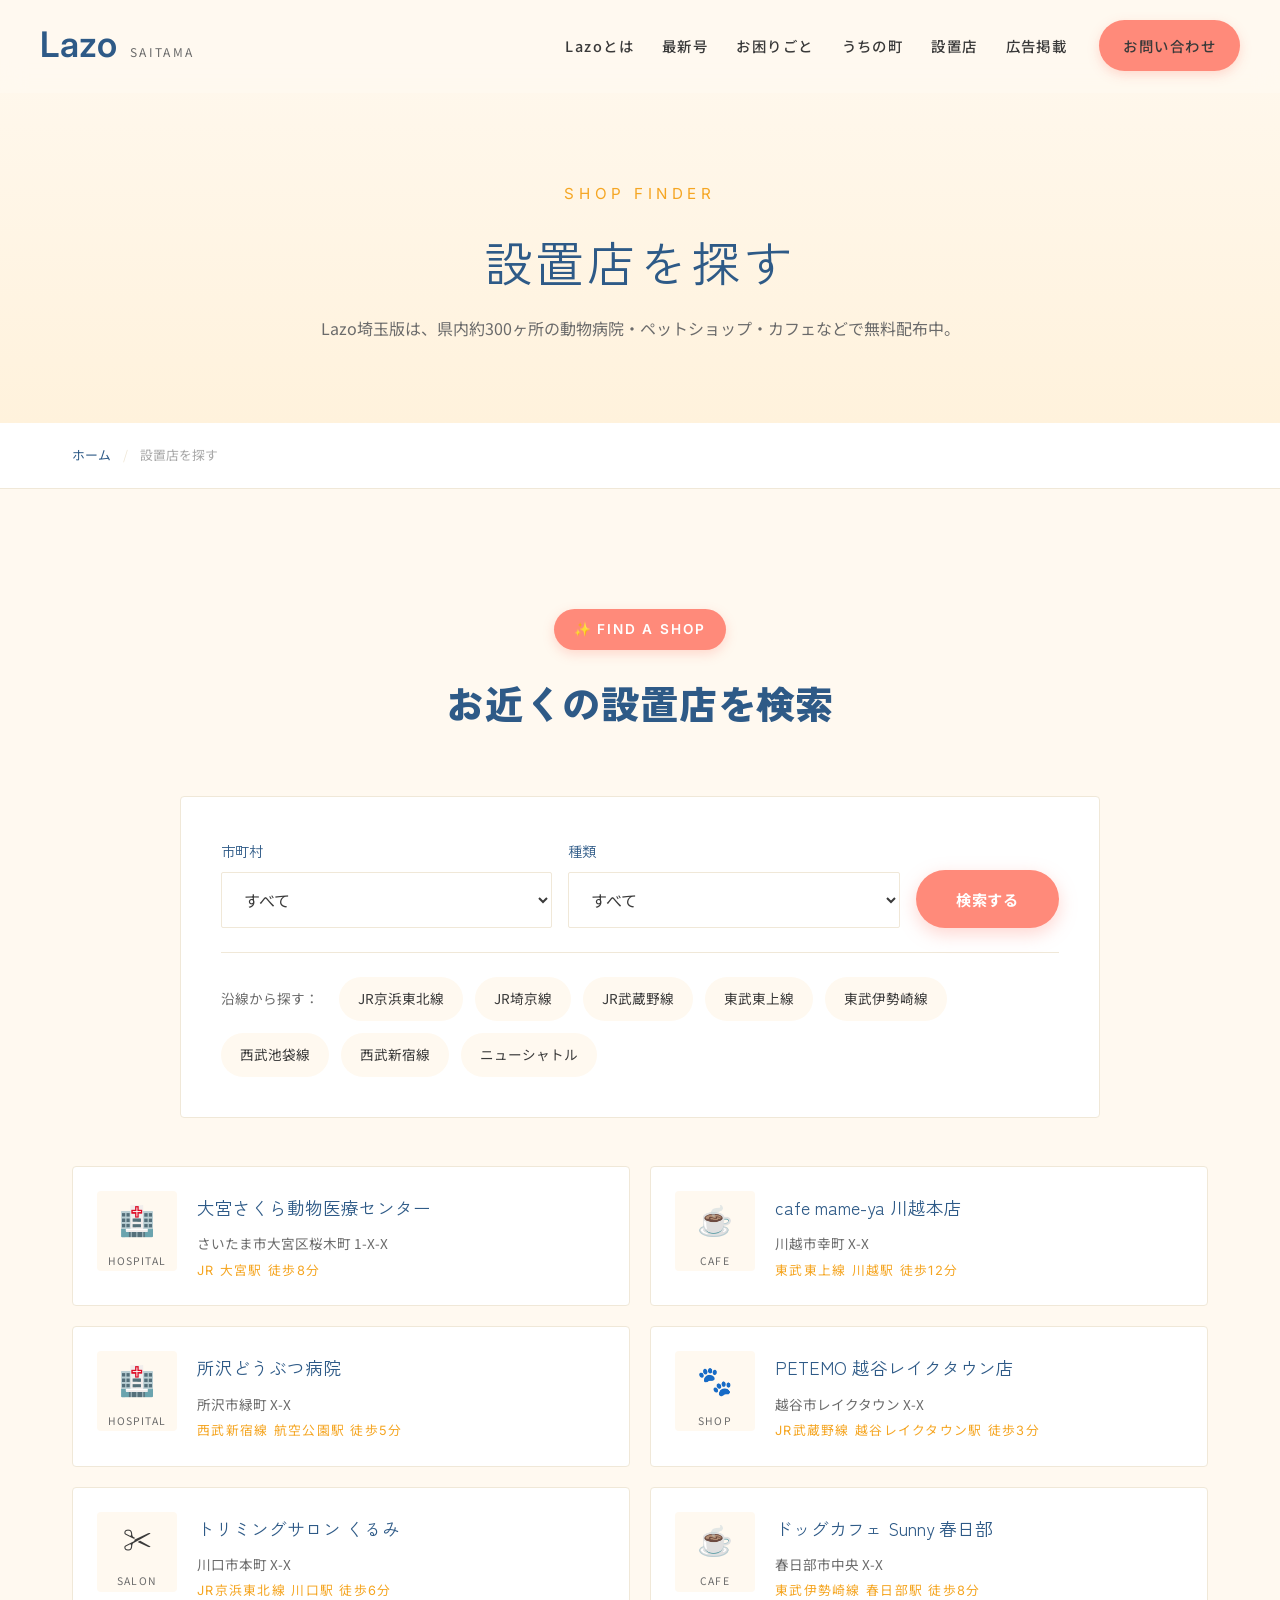
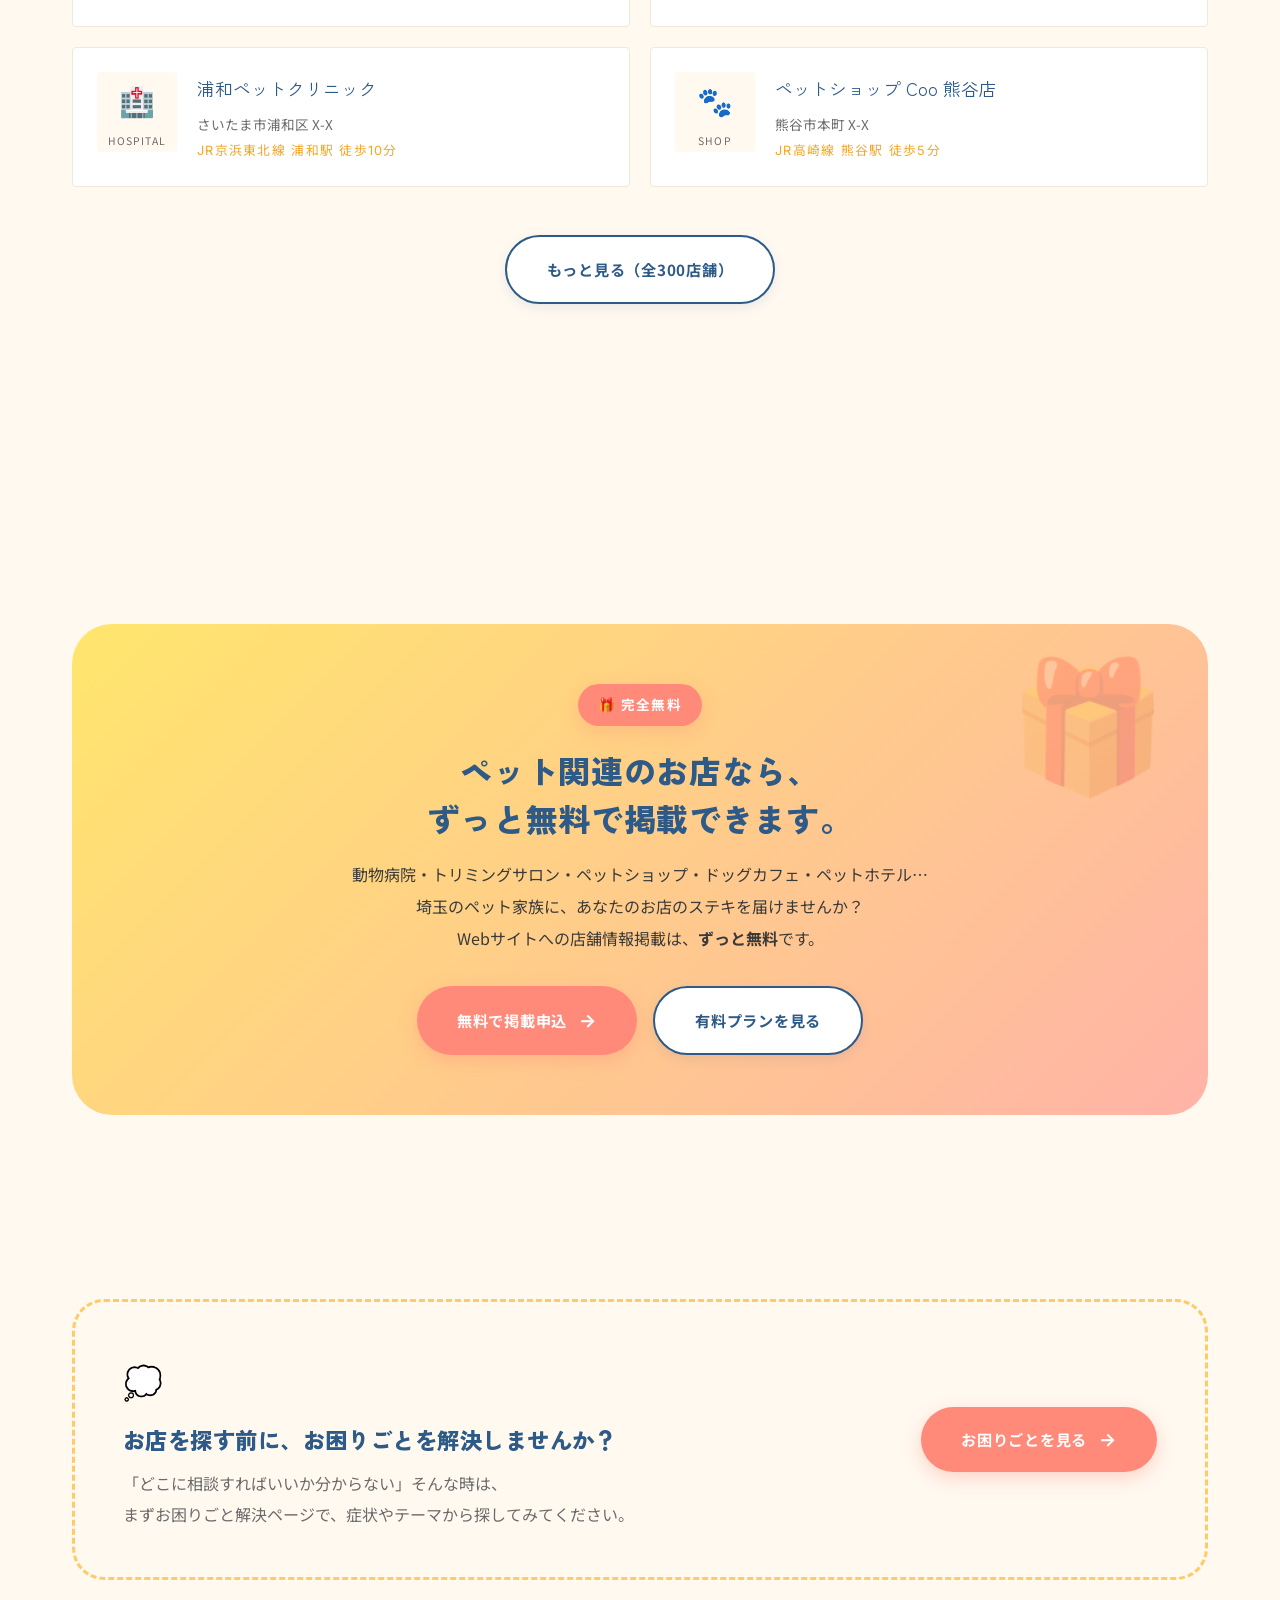
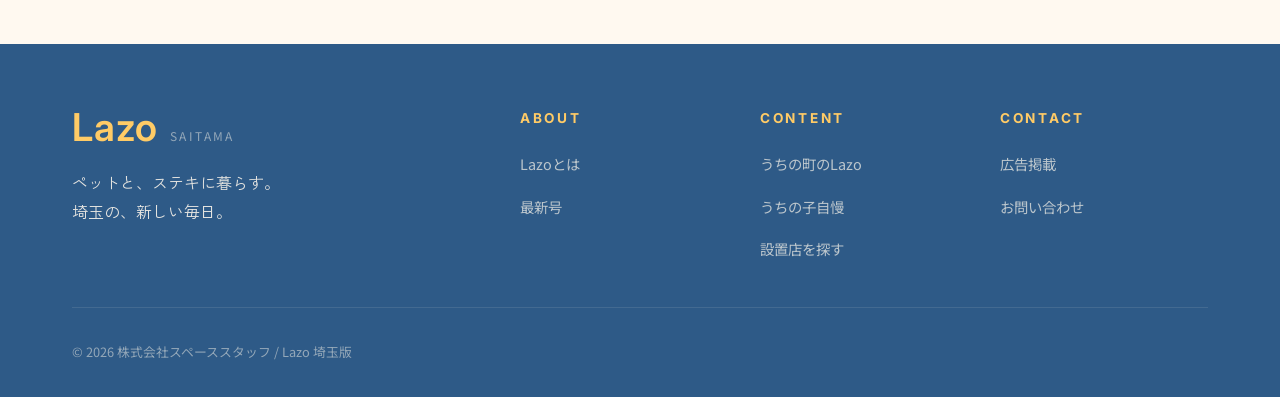
<file: shops.html>
<!DOCTYPE html>
<html lang="ja">
<head>
<meta charset="UTF-8">
<meta name="viewport" content="width=device-width, initial-scale=1.0">
<title>設置店を探す ｜ Lazo 埼玉版</title>
<meta name="description" content="埼玉県内300ヶ所のLazo設置店を市町村・沿線別に検索。">
<link rel="preconnect" href="https://fonts.googleapis.com">
<link rel="preconnect" href="https://fonts.gstatic.com" crossorigin>
<link href="https://fonts.googleapis.com/css2?family=Inter:wght@400;500;600;700&family=Noto+Sans+JP:wght@400;500;600;700;900&family=Zen+Kaku+Gothic+New:wght@500;700;900&display=swap" rel="stylesheet">
<link rel="stylesheet" href="css/style.css">
<style>
    .search-box {
        max-width: 920px;
        margin: 48px auto 0;
        background: var(--color-white);
        padding: 40px;
        border-radius: 4px;
        border: 1px solid var(--color-border);
    }
    .search-row {
        display: grid;
        grid-template-columns: 1fr 1fr auto;
        gap: 16px;
        align-items: end;
    }
    .line-filter {
        display: flex;
        gap: 12px;
        flex-wrap: wrap;
        margin-top: 24px;
        padding-top: 24px;
        border-top: 1px solid var(--color-border);
    }
    .line-tag {
        padding: 8px 18px;
        background: var(--color-cream);
        border-radius: 40px;
        font-size: 0.85rem;
        color: var(--color-text);
        cursor: pointer;
        transition: var(--transition-base);
        border: 1px solid transparent;
    }
    .line-tag:hover, .line-tag.active {
        background: var(--color-primary);
        color: var(--color-cream);
    }
    .shop-list {
        margin-top: 48px;
        display: grid;
        grid-template-columns: repeat(2, 1fr);
        gap: 20px;
    }
    @media (max-width: 768px) {
        .shop-list { grid-template-columns: 1fr; }
        .search-row { grid-template-columns: 1fr; }
    }
    .shop-card {
        background: var(--color-white);
        border: 1px solid var(--color-border);
        padding: 24px;
        border-radius: 4px;
        display: grid;
        grid-template-columns: 80px 1fr;
        gap: 20px;
        transition: var(--transition-base);
    }
    .shop-card:hover {
        border-color: var(--color-gold);
        box-shadow: 0 8px 24px rgba(27, 45, 74, 0.06);
    }
    .shop-type-icon {
        width: 80px;
        height: 80px;
        background: var(--color-cream);
        border-radius: 4px;
        display: flex;
        flex-direction: column;
        align-items: center;
        justify-content: center;
        text-align: center;
    }
    .shop-type-emoji { font-size: 1.8rem; }
    .shop-type-label {
        font-size: 0.65rem;
        color: var(--color-text-sub);
        letter-spacing: 0.1em;
        margin-top: 4px;
    }
    .shop-name {
        font-family: var(--font-serif);
        font-size: 1.1rem;
        color: var(--color-primary);
        margin-bottom: 8px;
    }
    .shop-address, .shop-access {
        font-size: 0.85rem;
        color: var(--color-text-sub);
        line-height: 1.7;
    }
    .shop-access {
        margin-top: 4px;
        color: var(--color-gold);
        font-family: var(--font-accent);
        font-size: 0.8rem;
        letter-spacing: 0.1em;
    }
    .apply-shop {
        margin-top: 80px;
        background: var(--color-primary);
        color: var(--color-cream);
        padding: 60px;
        border-radius: 4px;
        text-align: center;
    }
    .apply-shop h3 {
        color: var(--color-cream);
        font-size: 1.8rem;
        margin-bottom: 20px;
    }
    .apply-shop p {
        color: rgba(248, 243, 234, 0.8);
        max-width: 640px;
        margin: 0 auto 32px;
        line-height: 2;
    }
</style>
<link rel="stylesheet" href="css/mobile-overrides.css">
</head>
<body>

<header class="site-header">
    <div class="header-inner">
        <a href="index.html" class="site-logo">
            <span class="site-logo-mark">Lazo</span>
            <span class="site-logo-sub">SAITAMA</span>
        </a>
        <nav class="site-nav">
            <ul>
                <li><a href="about.html">Lazoとは</a></li>
                <li><a href="latest.html">最新号</a></li>
                <li><a href="kotogoto.html">お困りごと</a></li>
                <li><a href="area.html">うちの町</a></li>
                <li><a href="shops.html">設置店</a></li>
                <li><a href="ad.html">広告掲載</a></li>
            </ul>
            <a href="contact.html" class="header-cta">お問い合わせ</a>
        </nav>
        <button class="menu-toggle" aria-label="メニュー"><span></span><span></span><span></span></button>
    </div>
</header>

<section class="page-hero">
    <div class="container">
        <div class="page-hero-eyebrow">SHOP FINDER</div>
        <h1 class="page-hero-title">設置店を探す</h1>
        <p class="page-hero-lead">Lazo埼玉版は、県内約300ヶ所の動物病院・ペットショップ・カフェなどで無料配布中。</p>
    </div>
</section>

<nav class="breadcrumb">
    <ol>
        <li><a href="index.html">ホーム</a></li>
        <li>設置店を探す</li>
    </ol>
</nav>

<section>
    <div class="container">
        <div class="section-header">
            <span class="section-eyebrow">FIND A SHOP</span>
            <h2 class="section-title">お近くの設置店を検索</h2>
        </div>

        <div class="search-box">
            <div class="search-row">
                <div class="form-group" style="margin-bottom: 0;">
                    <label class="form-label">市町村</label>
                    <select class="form-select">
                        <option>すべて</option>
                        <option>さいたま市</option>
                        <option>川越市</option>
                        <option>川口市</option>
                        <option>所沢市</option>
                        <option>越谷市</option>
                        <option>草加市</option>
                        <option>春日部市</option>
                    </select>
                </div>
                <div class="form-group" style="margin-bottom: 0;">
                    <label class="form-label">種類</label>
                    <select class="form-select">
                        <option>すべて</option>
                        <option>動物病院</option>
                        <option>ペットショップ</option>
                        <option>トリミングサロン</option>
                        <option>ペット可カフェ</option>
                        <option>その他</option>
                    </select>
                </div>
                <button class="btn btn-primary">検索する</button>
            </div>

            <div class="line-filter">
                <div style="font-size: 0.85rem; color: var(--color-text-sub); margin-right: 8px; align-self: center;">沿線から探す：</div>
                <span class="line-tag">JR京浜東北線</span>
                <span class="line-tag">JR埼京線</span>
                <span class="line-tag">JR武蔵野線</span>
                <span class="line-tag">東武東上線</span>
                <span class="line-tag">東武伊勢崎線</span>
                <span class="line-tag">西武池袋線</span>
                <span class="line-tag">西武新宿線</span>
                <span class="line-tag">ニューシャトル</span>
            </div>
        </div>

        <div class="shop-list">
            <div class="shop-card">
                <div class="shop-type-icon">
                    <div class="shop-type-emoji">🏥</div>
                    <div class="shop-type-label">HOSPITAL</div>
                </div>
                <div>
                    <div class="shop-name">大宮さくら動物医療センター</div>
                    <div class="shop-address">さいたま市大宮区桜木町 1-X-X</div>
                    <div class="shop-access">JR 大宮駅 徒歩8分</div>
                </div>
            </div>
            <div class="shop-card">
                <div class="shop-type-icon">
                    <div class="shop-type-emoji">☕</div>
                    <div class="shop-type-label">CAFE</div>
                </div>
                <div>
                    <div class="shop-name">cafe mame-ya 川越本店</div>
                    <div class="shop-address">川越市幸町 X-X</div>
                    <div class="shop-access">東武東上線 川越駅 徒歩12分</div>
                </div>
            </div>
            <div class="shop-card">
                <div class="shop-type-icon">
                    <div class="shop-type-emoji">🏥</div>
                    <div class="shop-type-label">HOSPITAL</div>
                </div>
                <div>
                    <div class="shop-name">所沢どうぶつ病院</div>
                    <div class="shop-address">所沢市緑町 X-X</div>
                    <div class="shop-access">西武新宿線 航空公園駅 徒歩5分</div>
                </div>
            </div>
            <div class="shop-card">
                <div class="shop-type-icon">
                    <div class="shop-type-emoji">🐾</div>
                    <div class="shop-type-label">SHOP</div>
                </div>
                <div>
                    <div class="shop-name">PETEMO 越谷レイクタウン店</div>
                    <div class="shop-address">越谷市レイクタウン X-X</div>
                    <div class="shop-access">JR武蔵野線 越谷レイクタウン駅 徒歩3分</div>
                </div>
            </div>
            <div class="shop-card">
                <div class="shop-type-icon">
                    <div class="shop-type-emoji">✂️</div>
                    <div class="shop-type-label">SALON</div>
                </div>
                <div>
                    <div class="shop-name">トリミングサロン くるみ</div>
                    <div class="shop-address">川口市本町 X-X</div>
                    <div class="shop-access">JR京浜東北線 川口駅 徒歩6分</div>
                </div>
            </div>
            <div class="shop-card">
                <div class="shop-type-icon">
                    <div class="shop-type-emoji">☕</div>
                    <div class="shop-type-label">CAFE</div>
                </div>
                <div>
                    <div class="shop-name">ドッグカフェ Sunny 春日部</div>
                    <div class="shop-address">春日部市中央 X-X</div>
                    <div class="shop-access">東武伊勢崎線 春日部駅 徒歩8分</div>
                </div>
            </div>
            <div class="shop-card">
                <div class="shop-type-icon">
                    <div class="shop-type-emoji">🏥</div>
                    <div class="shop-type-label">HOSPITAL</div>
                </div>
                <div>
                    <div class="shop-name">浦和ペットクリニック</div>
                    <div class="shop-address">さいたま市浦和区 X-X</div>
                    <div class="shop-access">JR京浜東北線 浦和駅 徒歩10分</div>
                </div>
            </div>
            <div class="shop-card">
                <div class="shop-type-icon">
                    <div class="shop-type-emoji">🐾</div>
                    <div class="shop-type-label">SHOP</div>
                </div>
                <div>
                    <div class="shop-name">ペットショップ Coo 熊谷店</div>
                    <div class="shop-address">熊谷市本町 X-X</div>
                    <div class="shop-access">JR高崎線 熊谷駅 徒歩5分</div>
                </div>
            </div>
        </div>

        <div style="text-align: center; margin-top: 48px;">
            <a href="#" class="btn btn-outline">もっと見る（全300店舗）</a>
        </div>
    </div>
</section>

<!-- Free Listing CTA -->
<section class="community">
    <div class="container">
        <div class="apply-shop" style="background: linear-gradient(135deg, var(--color-yellow) 0%, var(--color-coral-light) 100%); color: var(--color-primary); border-radius: 40px; padding: 60px; text-align: center; position: relative; overflow: hidden;">
            <div style="position: absolute; top: -30px; right: 40px; font-size: 8rem; opacity: 0.2;">🎁</div>
            <div style="position: relative;">
                <span style="display: inline-block; padding: 8px 20px; background: var(--color-coral); color: var(--color-white); border-radius: 40px; font-weight: 700; font-size: 0.85rem; letter-spacing: 0.1em; margin-bottom: 20px; box-shadow: 0 6px 18px rgba(255, 138, 122, 0.3);">🎁 完全無料</span>
                <h3 style="color: var(--color-primary); font-size: 2rem; margin-bottom: 16px; font-weight: 900; line-height: 1.5;">
                    ペット関連のお店なら、<br>ずっと無料で掲載できます。
                </h3>
                <p style="color: var(--color-text); line-height: 2; margin-bottom: 32px; max-width: 640px; margin-left: auto; margin-right: auto;">
                    動物病院・トリミングサロン・ペットショップ・ドッグカフェ・ペットホテル…<br>
                    埼玉のペット家族に、あなたのお店のステキを届けませんか？<br>
                    Webサイトへの店舗情報掲載は、<strong>ずっと無料</strong>です。
                </p>
                <div style="display: flex; gap: 16px; justify-content: center; flex-wrap: wrap;">
                    <a href="shop-register.html" class="btn btn-primary">無料で掲載申込 <span class="btn-arrow">→</span></a>
                    <a href="ad.html" class="btn btn-outline">有料プランを見る</a>
                </div>
            </div>
        </div>
    </div>
</section>

<!-- Help Visitors: お困りごと -->
<section style="padding: var(--space-lg) 0;">
    <div class="container">
        <div style="background: var(--color-cream); border-radius: 32px; padding: 48px; display: grid; grid-template-columns: 1fr auto; gap: 40px; align-items: center; border: 3px dashed var(--color-gold-light);">
            <div>
                <div style="font-size: 2rem; margin-bottom: 12px;">💭</div>
                <h3 style="font-family: var(--font-serif); color: var(--color-primary); font-size: 1.4rem; margin-bottom: 12px; font-weight: 900;">
                    お店を探す前に、お困りごとを解決しませんか？
                </h3>
                <p style="color: var(--color-text-sub); line-height: 1.9;">
                    「どこに相談すればいいか分からない」そんな時は、<br>
                    まずお困りごと解決ページで、症状やテーマから探してみてください。
                </p>
            </div>
            <div>
                <a href="kotogoto.html" class="btn btn-primary">お困りごとを見る <span class="btn-arrow">→</span></a>
            </div>
        </div>
    </div>
</section>

<footer class="site-footer">
    <div class="footer-inner">
        <div class="footer-top">
            <div class="footer-brand">
                <a href="index.html" class="site-logo">
                    <span class="site-logo-mark">Lazo</span>
                    <span class="site-logo-sub">SAITAMA</span>
                </a>
                <p class="footer-tagline">ペットと、ステキに暮らす。<br>埼玉の、新しい毎日。</p>
            </div>
            <div class="footer-nav">
                <h4>ABOUT</h4>
                <ul><li><a href="about.html">Lazoとは</a></li><li><a href="latest.html">最新号</a></li></ul>
            </div>
            <div class="footer-nav">
                <h4>CONTENT</h4>
                <ul><li><a href="area.html">うちの町のLazo</a></li><li><a href="community.html">うちの子自慢</a></li><li><a href="shops.html">設置店を探す</a></li></ul>
            </div>
            <div class="footer-nav">
                <h4>CONTACT</h4>
                <ul><li><a href="ad.html">広告掲載</a></li><li><a href="contact.html">お問い合わせ</a></li></ul>
            </div>
        </div>
        <div class="footer-bottom">
            <div>© <span data-current-year>2026</span> 株式会社スペーススタッフ / Lazo 埼玉版</div>
        </div>
    </div>
</footer>

<script src="js/main.js"></script>
</body>
</html>
</file>
<file: css/style.css>
/* ================================================
   Lazo 埼玉版 公式サイト
   運営：株式会社スペーススタッフ
   Design System
================================================ */

/* ---------- Reset & Base ---------- */
*, *::before, *::after {
    box-sizing: border-box;
    margin: 0;
    padding: 0;
}

:root {
    /* Colors - Pop & Friendly */
    --color-primary: #2E5A87;        /* 明るいブルー */
    --color-primary-light: #4A7AB0;
    --color-cream: #FFF9F0;           /* あったかクリーム */
    --color-cream-deep: #FFF2DC;
    --color-gold: #F5A623;            /* 明るいマスタード */
    --color-gold-light: #FFCB66;
    --color-coral: #FF8A7A;           /* サンゴピンク */
    --color-coral-light: #FFB3A7;
    --color-mint: #7ECBB0;             /* ミントグリーン */
    --color-mint-light: #B3E0CE;
    --color-sky: #8ECAE6;              /* スカイブルー */
    --color-yellow: #FFE66D;           /* サニーイエロー */
    --color-arakawa: #65B3D6;         /* ポップな荒川ブルー */
    --color-chichibu: #9FC77A;        /* ポップな秩父グリーン */
    --color-text: #3A3A3A;
    --color-text-sub: #6B6B6B;
    --color-text-light: #A8A8A8;
    --color-border: #F0E8D8;
    --color-white: #FFFFFF;

    /* Typography - Modern Gothic */
    --font-serif: 'Zen Kaku Gothic New', 'Hiragino Sans', 'Yu Gothic', sans-serif;
    --font-sans: 'Noto Sans JP', 'Hiragino Sans', 'Yu Gothic', sans-serif;
    --font-accent: 'Inter', 'Noto Sans JP', sans-serif;

    /* Spacing */
    --space-xs: 8px;
    --space-sm: 16px;
    --space-md: 32px;
    --space-lg: 64px;
    --space-xl: 120px;

    /* Layout */
    --max-width: 1200px;
    --max-width-narrow: 880px;

    /* Transitions */
    --transition-base: 0.4s cubic-bezier(0.4, 0, 0.2, 1);
    --transition-slow: 0.8s cubic-bezier(0.4, 0, 0.2, 1);
}

html {
    scroll-behavior: smooth;
    font-size: 16px;
}

body {
    font-family: var(--font-sans);
    color: var(--color-text);
    background-color: var(--color-cream);
    line-height: 1.9;
    -webkit-font-smoothing: antialiased;
    overflow-x: hidden;
    font-weight: 400;
}

/* ---------- Paw prints background pattern ---------- */
.paw-bg {
    position: absolute;
    width: 100%;
    height: 100%;
    top: 0;
    left: 0;
    pointer-events: none;
    opacity: 0.05;
    background-image:
        radial-gradient(circle at 12% 18%, var(--color-primary) 2px, transparent 3px),
        radial-gradient(circle at 85% 45%, var(--color-coral) 2px, transparent 3px),
        radial-gradient(circle at 40% 70%, var(--color-gold) 2px, transparent 3px),
        radial-gradient(circle at 70% 85%, var(--color-mint) 2px, transparent 3px);
    background-size: 180px 180px;
}

img {
    max-width: 100%;
    height: auto;
    display: block;
}

a {
    color: inherit;
    text-decoration: none;
    transition: opacity var(--transition-base);
}

a:hover {
    opacity: 0.7;
}

button {
    font-family: inherit;
    cursor: pointer;
    border: none;
    background: none;
}

ul, ol {
    list-style: none;
}

/* ---------- Typography ---------- */
.font-serif { font-family: var(--font-serif); }
.font-sans  { font-family: var(--font-sans); }
.font-accent { font-family: var(--font-accent); }

h1, h2, h3, h4, h5 {
    font-family: var(--font-serif);
    font-weight: 700;
    line-height: 1.5;
    letter-spacing: 0.02em;
}

/* ---------- Layout ---------- */
.container {
    max-width: var(--max-width);
    margin: 0 auto;
    padding: 0 var(--space-md);
}

.container-narrow {
    max-width: var(--max-width-narrow);
    margin: 0 auto;
    padding: 0 var(--space-md);
}

section {
    padding: var(--space-xl) 0;
    position: relative;
}

/* ---------- Header ---------- */
.site-header {
    position: fixed;
    top: 0;
    left: 0;
    width: 100%;
    padding: 20px var(--space-md);
    background: rgba(255, 249, 240, 0.9);
    backdrop-filter: blur(12px);
    -webkit-backdrop-filter: blur(12px);
    z-index: 100;
    transition: var(--transition-base);
    border-bottom: 2px solid transparent;
}

.site-header.scrolled {
    padding: 12px var(--space-md);
    border-bottom-color: var(--color-gold-light);
    box-shadow: 0 4px 20px rgba(245, 166, 35, 0.08);
}

.header-inner {
    max-width: var(--max-width);
    margin: 0 auto;
    display: flex;
    align-items: center;
    justify-content: space-between;
}

.site-logo {
    display: flex;
    align-items: baseline;
    gap: 12px;
}

.site-logo-mark {
    font-family: var(--font-accent);
    font-size: 2.2rem;
    font-weight: 600;
    color: var(--color-primary);
    letter-spacing: 0.02em;
    line-height: 1;
}

.site-logo-sub {
    font-size: 0.75rem;
    color: var(--color-text-sub);
    font-weight: 400;
    letter-spacing: 0.2em;
}

.site-nav {
    display: flex;
    align-items: center;
    gap: var(--space-md);
}

.site-nav ul {
    display: flex;
    gap: 28px;
}

.site-nav a {
    font-size: 0.9rem;
    font-weight: 500;
    color: var(--color-text);
    letter-spacing: 0.1em;
    position: relative;
}

.site-nav a::after {
    content: '';
    position: absolute;
    bottom: -6px;
    left: 0;
    width: 0;
    height: 1px;
    background: var(--color-gold);
    transition: width var(--transition-base);
}

.site-nav a:hover::after {
    width: 100%;
}

.header-cta {
    padding: 12px 24px;
    background: var(--color-coral);
    color: var(--color-white);
    font-size: 0.85rem;
    letter-spacing: 0.05em;
    border-radius: 40px;
    font-weight: 700;
    transition: all var(--transition-base);
    box-shadow: 0 4px 12px rgba(255, 138, 122, 0.3);
}

.header-cta:hover {
    background: var(--color-coral-light);
    opacity: 1;
    transform: translateY(-2px);
    box-shadow: 0 6px 16px rgba(255, 138, 122, 0.4);
}

.menu-toggle {
    display: none;
    width: 32px;
    height: 24px;
    position: relative;
    z-index: 101;
}

.menu-toggle span {
    display: block;
    width: 100%;
    height: 1.5px;
    background: var(--color-primary);
    position: absolute;
    left: 0;
    transition: var(--transition-base);
}

.menu-toggle span:nth-child(1) { top: 4px; }
.menu-toggle span:nth-child(2) { top: 50%; transform: translateY(-50%); }
.menu-toggle span:nth-child(3) { bottom: 4px; }

.menu-toggle.active span:nth-child(1) { top: 50%; transform: rotate(45deg); }
.menu-toggle.active span:nth-child(2) { opacity: 0; }
.menu-toggle.active span:nth-child(3) { bottom: 50%; transform: rotate(-45deg); }

/* ---------- Hero ---------- */
.hero {
    min-height: 100vh;
    padding: 180px 0 var(--space-xl);
    position: relative;
    overflow: hidden;
    background:
        radial-gradient(circle at 90% 10%, rgba(255, 230, 109, 0.25) 0%, transparent 40%),
        radial-gradient(circle at 10% 90%, rgba(255, 138, 122, 0.15) 0%, transparent 40%),
        radial-gradient(circle at 80% 80%, rgba(126, 203, 176, 0.12) 0%, transparent 40%),
        linear-gradient(180deg, var(--color-cream) 0%, var(--color-cream-deep) 100%);
}

.hero::before, .hero::after {
    content: none;
}

.hero-inner {
    max-width: var(--max-width);
    margin: 0 auto;
    padding: 0 var(--space-md);
    display: grid;
    grid-template-columns: 1.2fr 1fr;
    gap: var(--space-lg);
    align-items: center;
    position: relative;
    z-index: 2;
}

.hero-copy {
    position: relative;
}

.hero-eyebrow {
    display: inline-block;
    font-family: var(--font-accent);
    font-size: 0.85rem;
    letter-spacing: 0.15em;
    color: var(--color-white);
    margin-bottom: 24px;
    position: relative;
    padding: 8px 20px 8px 20px;
    background: var(--color-coral);
    border-radius: 40px;
    font-weight: 600;
    box-shadow: 0 4px 12px rgba(255, 138, 122, 0.3);
}

.hero-eyebrow::before {
    content: '✨ ';
    margin-right: 4px;
}

.hero-title {
    font-size: clamp(2rem, 4.5vw, 3.8rem);
    font-weight: 800;
    color: var(--color-primary);
    line-height: 1.4;
    margin-bottom: 32px;
    letter-spacing: 0.02em;
}

.hero-title .highlight {
    color: var(--color-coral);
    font-family: var(--font-serif);
    position: relative;
    display: inline-block;
}

.hero-title .highlight::after {
    content: '';
    position: absolute;
    bottom: -6px;
    left: 0;
    right: 0;
    height: 8px;
    background: var(--color-yellow);
    z-index: -1;
    border-radius: 40px;
    opacity: 0.6;
}

.hero-lead {
    font-size: 1.05rem;
    color: var(--color-text-sub);
    line-height: 2;
    margin-bottom: 40px;
    max-width: 520px;
}

.hero-meta {
    display: flex;
    gap: var(--space-md);
    padding-top: 32px;
    border-top: 1px solid var(--color-border);
    margin-bottom: 40px;
}

.hero-meta-item {
    flex: 1;
}

.hero-meta-label {
    font-size: 0.75rem;
    letter-spacing: 0.2em;
    color: var(--color-text-light);
    margin-bottom: 6px;
}

.hero-meta-value {
    font-family: var(--font-serif);
    font-size: 1.1rem;
    color: var(--color-primary);
}

.hero-cta {
    display: flex;
    gap: 16px;
    flex-wrap: wrap;
}

.btn {
    display: inline-flex;
    align-items: center;
    gap: 12px;
    padding: 18px 40px;
    font-size: 0.95rem;
    letter-spacing: 0.05em;
    border-radius: 40px;
    transition: var(--transition-base);
    position: relative;
    overflow: hidden;
    font-weight: 700;
}

.btn-primary {
    background: var(--color-coral);
    color: var(--color-white);
    box-shadow: 0 6px 18px rgba(255, 138, 122, 0.35);
}

.btn-primary:hover {
    background: var(--color-coral-light);
    opacity: 1;
    transform: translateY(-3px);
    box-shadow: 0 10px 24px rgba(255, 138, 122, 0.45);
}

.btn-outline {
    background: var(--color-white);
    color: var(--color-primary);
    border: 2px solid var(--color-primary);
    box-shadow: 0 4px 12px rgba(46, 90, 135, 0.1);
}

.btn-outline:hover {
    background: var(--color-primary);
    color: var(--color-white);
    opacity: 1;
    transform: translateY(-3px);
    box-shadow: 0 8px 20px rgba(46, 90, 135, 0.25);
}

.btn-arrow {
    font-family: var(--font-accent);
    font-size: 1.2em;
    line-height: 1;
}

/* Hero Visual */
.hero-visual {
    position: relative;
    aspect-ratio: 4/5;
    max-width: 500px;
    margin: 0 auto;
}

.hero-image-frame {
    position: absolute;
    inset: 0;
    background: linear-gradient(135deg, var(--color-sky) 0%, var(--color-mint) 100%);
    border-radius: 32px;
    overflow: hidden;
    box-shadow: 0 20px 50px rgba(46, 90, 135, 0.2);
    transform: rotate(-2deg);
    border: 4px solid var(--color-white);
}

.hero-image {
    width: 100%;
    height: 100%;
    object-fit: cover;
    mix-blend-mode: luminosity;
    opacity: 0.85;
}

.hero-image-badge {
    position: absolute;
    top: -30px;
    right: -30px;
    width: 150px;
    height: 150px;
    background: var(--color-yellow);
    border-radius: 50%;
    display: flex;
    flex-direction: column;
    align-items: center;
    justify-content: center;
    color: var(--color-primary);
    text-align: center;
    box-shadow: 0 10px 30px rgba(255, 230, 109, 0.5);
    animation: slowSpin 40s linear infinite;
    border: 4px solid var(--color-white);
    z-index: 2;
}

.hero-image-badge-inner {
    animation: slowSpin 40s linear infinite reverse;
}

@keyframes slowSpin {
    from { transform: rotate(0deg); }
    to { transform: rotate(360deg); }
}

.hero-image-badge strong {
    font-family: var(--font-accent);
    font-size: 2rem;
    display: block;
    line-height: 1;
    margin: 4px 0;
}

.hero-image-badge span {
    font-size: 0.7rem;
    letter-spacing: 0.2em;
    display: block;
}

.hero-issue-label {
    position: absolute;
    bottom: 24px;
    left: 24px;
    background: rgba(248, 243, 234, 0.95);
    backdrop-filter: blur(10px);
    padding: 16px 24px;
    border-radius: 2px;
    max-width: 70%;
}

.hero-issue-label-title {
    font-family: var(--font-serif);
    font-size: 1rem;
    color: var(--color-primary);
    margin-bottom: 4px;
}

.hero-issue-label-date {
    font-size: 0.75rem;
    color: var(--color-text-sub);
    letter-spacing: 0.1em;
}

/* Hero decoration */
.hero-ribbon {
    position: absolute;
    top: 15%;
    left: -5%;
    width: 120%;
    height: 2px;
    background: linear-gradient(90deg, transparent 0%, var(--color-gold) 50%, transparent 100%);
    opacity: 0.3;
    transform: rotate(-15deg);
    z-index: 1;
}

/* ---------- Section Title ---------- */
.section-header {
    text-align: center;
    margin-bottom: var(--space-lg);
}

.section-eyebrow {
    font-family: var(--font-accent);
    font-size: 0.85rem;
    letter-spacing: 0.15em;
    color: var(--color-white);
    background: var(--color-coral);
    margin-bottom: 24px;
    text-transform: uppercase;
    display: inline-block;
    position: relative;
    padding: 8px 20px;
    border-radius: 40px;
    font-weight: 600;
    box-shadow: 0 4px 12px rgba(255, 138, 122, 0.3);
}

.section-eyebrow::before {
    content: '✨';
    margin-right: 4px;
}

.section-title {
    font-size: clamp(1.8rem, 3vw, 2.6rem);
    font-weight: 800;
    color: var(--color-primary);
    line-height: 1.5;
    margin-bottom: 24px;
    letter-spacing: 0.02em;
}

.section-lead {
    font-size: 1rem;
    color: var(--color-text-sub);
    line-height: 2;
    max-width: 640px;
    margin: 0 auto;
}

/* ---------- Story Timeline ---------- */
.story {
    background: var(--color-white);
    position: relative;
}

.story-timeline {
    max-width: 880px;
    margin: var(--space-lg) auto 0;
    position: relative;
    padding-left: 40px;
}

.story-timeline::before {
    content: '';
    position: absolute;
    left: 8px;
    top: 20px;
    bottom: 20px;
    width: 1px;
    background: linear-gradient(180deg, var(--color-gold) 0%, var(--color-border) 100%);
}

.story-item {
    position: relative;
    padding: 24px 0 40px 40px;
}

.story-item::before {
    content: '';
    position: absolute;
    left: -36px;
    top: 32px;
    width: 16px;
    height: 16px;
    background: var(--color-gold);
    border-radius: 50%;
    box-shadow: 0 0 0 4px var(--color-cream), 0 0 0 5px var(--color-gold);
}

.story-date {
    font-family: var(--font-accent);
    font-size: 0.85rem;
    letter-spacing: 0.2em;
    color: var(--color-gold);
    margin-bottom: 8px;
}

.story-title {
    font-size: 1.25rem;
    color: var(--color-primary);
    margin-bottom: 12px;
}

.story-text {
    color: var(--color-text-sub);
    line-height: 1.9;
}

/* ---------- Three Pillars ---------- */
.pillars {
    background: var(--color-cream);
}

.pillars-grid {
    display: grid;
    grid-template-columns: repeat(3, 1fr);
    gap: var(--space-md);
    margin-top: var(--space-lg);
}

.pillar-card {
    background: var(--color-white);
    padding: 60px 40px;
    text-align: center;
    position: relative;
    overflow: hidden;
    transition: var(--transition-base);
    border-radius: 28px;
    border: 3px solid var(--color-cream-deep);
    box-shadow: 0 6px 20px rgba(46, 90, 135, 0.06);
}

.pillar-card:hover {
    transform: translateY(-8px) rotate(-1deg);
    box-shadow: 0 20px 40px rgba(255, 138, 122, 0.18);
    border-color: var(--color-coral-light);
}

.pillar-card:nth-child(1)::before { background: var(--color-coral); }
.pillar-card:nth-child(2)::before { background: var(--color-mint); }
.pillar-card:nth-child(3)::before { background: var(--color-sky); }

.pillar-card::before {
    content: '';
    position: absolute;
    top: -40px;
    right: -40px;
    width: 120px;
    height: 120px;
    background: var(--color-yellow);
    border-radius: 50%;
    opacity: 0.25;
    transition: transform 0.6s ease;
}

.pillar-card:hover::before {
    transform: scale(1.3);
}

.pillar-icon {
    width: 90px;
    height: 90px;
    margin: 0 auto 32px;
    color: var(--color-coral);
    background: var(--color-cream);
    border-radius: 50%;
    padding: 20px;
    position: relative;
    z-index: 1;
}

.pillar-card:nth-child(2) .pillar-icon { color: var(--color-mint); }
.pillar-card:nth-child(3) .pillar-icon { color: var(--color-sky); }

.pillar-icon svg {
    width: 100%;
    height: 100%;
}

.pillar-number {
    font-family: var(--font-accent);
    font-size: 0.85rem;
    letter-spacing: 0.3em;
    color: var(--color-gold);
    margin-bottom: 16px;
}

.pillar-title {
    font-size: 1.5rem;
    color: var(--color-primary);
    margin-bottom: 20px;
}

.pillar-text {
    color: var(--color-text-sub);
    line-height: 2;
    margin-bottom: 32px;
    font-size: 0.95rem;
}

.pillar-link {
    font-size: 0.85rem;
    letter-spacing: 0.15em;
    color: var(--color-primary);
    display: inline-flex;
    align-items: center;
    gap: 8px;
    font-weight: 500;
}

.pillar-link::after {
    content: '→';
    transition: transform var(--transition-base);
}

.pillar-card:hover .pillar-link::after {
    transform: translateX(4px);
}

/* ---------- Area Selector ---------- */
.area-section {
    background: var(--color-white);
}

.area-selector {
    margin-top: var(--space-lg);
    background: var(--color-cream);
    padding: 60px;
    border-radius: 32px;
    position: relative;
    overflow: hidden;
    border: 3px dashed var(--color-gold-light);
}

.area-selector::before {
    content: '埼玉';
    position: absolute;
    top: -80px;
    right: -40px;
    font-family: var(--font-serif);
    font-size: 20rem;
    color: var(--color-cream-deep);
    opacity: 0.6;
    z-index: 0;
    font-weight: 300;
}

.area-selector-inner {
    position: relative;
    z-index: 1;
}

.area-selector-title {
    text-align: center;
    font-size: 1.4rem;
    color: var(--color-primary);
    margin-bottom: 40px;
}

.area-grid {
    display: grid;
    grid-template-columns: repeat(auto-fill, minmax(120px, 1fr));
    gap: 12px;
    max-width: 920px;
    margin: 0 auto;
}

.area-item {
    padding: 16px 20px;
    background: var(--color-white);
    text-align: center;
    font-size: 0.9rem;
    color: var(--color-primary);
    transition: var(--transition-base);
    cursor: pointer;
    border-radius: 16px;
    border: 2px solid var(--color-cream-deep);
    font-weight: 500;
}

.area-item:hover {
    background: var(--color-coral);
    color: var(--color-white);
    transform: translateY(-3px) scale(1.05);
    border-color: var(--color-coral);
    box-shadow: 0 8px 20px rgba(255, 138, 122, 0.3);
}

.area-item-name {
    display: block;
    font-family: var(--font-serif);
}

.area-item-count {
    display: block;
    font-size: 0.7rem;
    color: var(--color-text-light);
    margin-top: 4px;
    letter-spacing: 0.1em;
}

.area-item:hover .area-item-count {
    color: var(--color-gold-light);
}

/* ---------- Latest Issue Feature ---------- */
.latest {
    background: linear-gradient(135deg, var(--color-primary) 0%, var(--color-arakawa) 100%);
    color: var(--color-cream);
    position: relative;
    overflow: hidden;
}

.latest-cover {
    border-radius: 32px !important;
    transform: rotate(-3deg);
    border: 4px solid var(--color-white);
}

.latest::before {
    content: 'Vol.02';
    position: absolute;
    bottom: -80px;
    right: -40px;
    font-family: var(--font-accent);
    font-size: 24rem;
    color: rgba(196, 157, 95, 0.08);
    line-height: 1;
    font-style: italic;
}

.latest .section-eyebrow,
.latest .section-title {
    color: var(--color-cream);
}

.latest .section-eyebrow {
    color: var(--color-gold-light);
}

.latest .section-eyebrow::before,
.latest .section-eyebrow::after {
    background: var(--color-gold-light);
}

.latest .section-lead {
    color: rgba(248, 243, 234, 0.8);
}

.latest-content {
    display: grid;
    grid-template-columns: 1fr 1.2fr;
    gap: var(--space-lg);
    align-items: center;
    margin-top: var(--space-lg);
    position: relative;
    z-index: 1;
}

.latest-cover {
    aspect-ratio: 3/4;
    background: linear-gradient(135deg, var(--color-chichibu) 0%, var(--color-arakawa) 100%);
    border-radius: 4px;
    box-shadow: 0 40px 80px rgba(0, 0, 0, 0.3);
    position: relative;
    overflow: hidden;
}

.latest-cover-content {
    padding: 40px;
    height: 100%;
    display: flex;
    flex-direction: column;
    justify-content: space-between;
    color: var(--color-cream);
}

.latest-cover-title {
    font-family: var(--font-serif);
    font-size: 2rem;
    line-height: 1.3;
    margin-top: 40px;
}

.latest-cover-vol {
    font-family: var(--font-accent);
    font-size: 4rem;
    line-height: 1;
    font-style: italic;
    opacity: 0.9;
}

.latest-details {
    padding: 40px 0;
}

.latest-issue-meta {
    display: flex;
    gap: 32px;
    margin-bottom: 32px;
    font-size: 0.85rem;
    letter-spacing: 0.1em;
    color: var(--color-gold-light);
}

.latest-title {
    font-family: var(--font-serif);
    font-size: 2.2rem;
    line-height: 1.4;
    margin-bottom: 32px;
    color: var(--color-cream);
}

.latest-description {
    line-height: 2;
    color: rgba(248, 243, 234, 0.85);
    margin-bottom: 40px;
}

.latest-features {
    margin-bottom: 40px;
}

.latest-features li {
    padding: 16px 0;
    border-bottom: 1px solid rgba(248, 243, 234, 0.15);
    display: flex;
    align-items: center;
    gap: 16px;
}

.latest-feature-tag {
    display: inline-block;
    padding: 4px 12px;
    background: rgba(196, 157, 95, 0.2);
    color: var(--color-gold-light);
    font-size: 0.75rem;
    letter-spacing: 0.15em;
    border-radius: 2px;
    min-width: 70px;
    text-align: center;
}

.latest .btn-primary {
    background: var(--color-gold);
    color: var(--color-primary);
}

.latest .btn-primary:hover {
    background: var(--color-cream);
}

/* ---------- Community Gallery ---------- */
.community {
    background: var(--color-cream);
}

.community-grid {
    display: grid;
    grid-template-columns: repeat(4, 1fr);
    gap: 20px;
    margin-top: var(--space-lg);
}

.community-card {
    aspect-ratio: 1;
    background: var(--color-white);
    border-radius: 24px;
    overflow: hidden;
    position: relative;
    transition: var(--transition-base);
    cursor: pointer;
    border: 2px solid var(--color-cream-deep);
}

.community-card:hover {
    transform: translateY(-6px) rotate(2deg);
    box-shadow: 0 20px 40px rgba(255, 138, 122, 0.2);
    border-color: var(--color-coral-light);
}

.community-card:nth-child(even):hover {
    transform: translateY(-6px) rotate(-2deg);
}

.community-card-image {
    width: 100%;
    height: 70%;
    background: linear-gradient(135deg, var(--color-arakawa) 0%, var(--color-chichibu) 100%);
    position: relative;
    overflow: hidden;
}

.community-card-image img {
    width: 100%;
    height: 100%;
    object-fit: cover;
}

.community-card-content {
    padding: 16px 20px;
}

.community-card-name {
    font-family: var(--font-serif);
    font-size: 1rem;
    color: var(--color-primary);
    margin-bottom: 4px;
}

.community-card-meta {
    font-size: 0.75rem;
    color: var(--color-text-light);
    letter-spacing: 0.1em;
}

.community-cta {
    text-align: center;
    margin-top: var(--space-lg);
}

/* ---------- Disaster / Safety ---------- */
.disaster-section {
    background: var(--color-white);
    background-image:
        linear-gradient(180deg, rgba(106, 143, 168, 0.05) 0%, transparent 50%),
        radial-gradient(circle at 80% 20%, rgba(122, 145, 102, 0.06) 0%, transparent 50%);
    position: relative;
}

.disaster-content {
    display: grid;
    grid-template-columns: 1fr 1fr;
    gap: var(--space-lg);
    align-items: center;
    margin-top: var(--space-lg);
}

.disaster-visual {
    aspect-ratio: 1;
    background: var(--color-cream);
    border-radius: 50%;
    position: relative;
    overflow: hidden;
    display: flex;
    align-items: center;
    justify-content: center;
}

.disaster-visual svg {
    width: 60%;
    height: 60%;
    color: var(--color-arakawa);
}

.disaster-text h3 {
    font-size: 1.8rem;
    color: var(--color-primary);
    margin-bottom: 24px;
    line-height: 1.5;
}

.disaster-text p {
    line-height: 2;
    color: var(--color-text-sub);
    margin-bottom: 24px;
}

.disaster-features {
    margin: 32px 0;
}

.disaster-features li {
    padding: 12px 0;
    padding-left: 28px;
    position: relative;
    color: var(--color-text);
}

.disaster-features li::before {
    content: '';
    position: absolute;
    left: 0;
    top: 22px;
    width: 16px;
    height: 1px;
    background: var(--color-gold);
}

/* ---------- Events ---------- */
.events {
    background: var(--color-cream);
}

.events-list {
    max-width: 920px;
    margin: var(--space-lg) auto 0;
}

.event-item {
    display: grid;
    grid-template-columns: 160px 1fr auto;
    gap: var(--space-md);
    padding: 32px 0;
    border-bottom: 1px solid var(--color-border);
    align-items: center;
    transition: var(--transition-base);
}

.event-item:hover {
    background: var(--color-white);
    padding-left: 20px;
    padding-right: 20px;
    margin-left: -20px;
    margin-right: -20px;
}

.event-date {
    font-family: var(--font-serif);
}

.event-date-month {
    font-family: var(--font-accent);
    font-size: 0.85rem;
    color: var(--color-gold);
    letter-spacing: 0.2em;
    margin-bottom: 4px;
}

.event-date-day {
    font-size: 2.2rem;
    color: var(--color-primary);
    line-height: 1;
}

.event-info h4 {
    font-size: 1.2rem;
    color: var(--color-primary);
    margin-bottom: 8px;
}

.event-meta {
    display: flex;
    gap: 16px;
    font-size: 0.85rem;
    color: var(--color-text-sub);
}

.event-tag {
    display: inline-block;
    padding: 4px 12px;
    background: var(--color-gold);
    color: var(--color-cream);
    font-size: 0.75rem;
    letter-spacing: 0.1em;
    border-radius: 2px;
}

.event-tag.tag-grief { background: var(--color-arakawa); }
.event-tag.tag-disaster { background: var(--color-chichibu); }
.event-tag.tag-seminar { background: var(--color-gold); }

/* ---------- Project 100 ---------- */
.project-100 {
    background: linear-gradient(135deg, var(--color-coral) 0%, var(--color-gold) 100%);
    color: var(--color-white);
    text-align: center;
    position: relative;
    overflow: hidden;
}

.project-100 .benefit-item {
    border-radius: 20px !important;
}

.project-100::before,
.project-100::after {
    content: '';
    position: absolute;
    border: 1px solid rgba(196, 157, 95, 0.2);
    border-radius: 50%;
}

.project-100::before {
    width: 600px;
    height: 600px;
    top: -200px;
    left: -200px;
}

.project-100::after {
    width: 400px;
    height: 400px;
    bottom: -150px;
    right: -100px;
}

.project-100 .section-eyebrow {
    color: var(--color-gold-light);
}

.project-100 .section-eyebrow::before,
.project-100 .section-eyebrow::after {
    background: var(--color-gold-light);
}

.project-100 .section-title {
    color: var(--color-white);
}

.project-100 .section-eyebrow {
    background: var(--color-white);
    color: var(--color-coral);
}

.project-100-counter {
    font-family: var(--font-accent);
    font-size: 5rem;
    font-weight: 300;
    color: var(--color-gold-light);
    line-height: 1;
    margin: 40px 0;
    letter-spacing: 0.05em;
}

.project-100-counter .slash {
    color: rgba(248, 243, 234, 0.3);
    margin: 0 16px;
}

.project-100-benefits {
    display: grid;
    grid-template-columns: repeat(4, 1fr);
    gap: 32px;
    max-width: 880px;
    margin: var(--space-lg) auto;
    text-align: left;
}

.benefit-item {
    padding: 24px;
    background: rgba(248, 243, 234, 0.05);
    border: 1px solid rgba(196, 157, 95, 0.2);
    border-radius: 2px;
}

.benefit-number {
    font-family: var(--font-accent);
    font-size: 1.5rem;
    color: var(--color-gold-light);
    margin-bottom: 12px;
    font-style: italic;
}

.benefit-title {
    font-family: var(--font-serif);
    font-size: 1rem;
    color: var(--color-cream);
    margin-bottom: 8px;
}

.benefit-text {
    font-size: 0.85rem;
    color: rgba(248, 243, 234, 0.7);
    line-height: 1.8;
}

/* ---------- Memorial ---------- */
.memorial {
    background: #191F2C;
    color: rgba(248, 243, 234, 0.9);
    padding: var(--space-xl) 0;
    position: relative;
}

.memorial .section-eyebrow {
    color: var(--color-gold-light);
}

.memorial .section-eyebrow::before,
.memorial .section-eyebrow::after {
    background: var(--color-gold-light);
}

.memorial .section-title {
    color: var(--color-cream);
    font-weight: 300;
}

.memorial .section-lead {
    color: rgba(248, 243, 234, 0.7);
}

.memorial-messages {
    max-width: 720px;
    margin: var(--space-lg) auto 0;
}

.memorial-message {
    padding: 24px 0;
    border-bottom: 1px solid rgba(196, 157, 95, 0.15);
    text-align: center;
}

.memorial-message-name {
    font-family: var(--font-serif);
    font-size: 1.2rem;
    color: var(--color-gold-light);
    margin-bottom: 8px;
    letter-spacing: 0.1em;
}

.memorial-message-text {
    font-size: 0.95rem;
    color: rgba(248, 243, 234, 0.7);
    line-height: 1.9;
    font-style: italic;
}

.memorial-cta {
    text-align: center;
    margin-top: var(--space-lg);
}

.memorial-cta .btn-outline {
    color: var(--color-cream);
    border-color: rgba(196, 157, 95, 0.3);
}

.memorial-cta .btn-outline:hover {
    background: var(--color-gold);
    border-color: var(--color-gold);
    color: var(--color-primary);
}

/* ---------- Ad CTA ---------- */
.ad-cta {
    background: var(--color-white);
}

.ad-cta-box {
    background: linear-gradient(135deg, var(--color-yellow) 0%, var(--color-coral-light) 100%);
    padding: 80px;
    border-radius: 40px;
    display: grid;
    grid-template-columns: 1fr 1fr;
    gap: var(--space-lg);
    align-items: center;
    position: relative;
    overflow: hidden;
}

.ad-cta-box::before {
    content: '🐾';
    position: absolute;
    top: 40px;
    right: 40px;
    font-size: 6rem;
    opacity: 0.2;
    transform: rotate(20deg);
}

.ad-cta-pricing {
    border-radius: 24px !important;
}

.ad-cta-eyebrow {
    font-family: var(--font-accent);
    font-size: 0.95rem;
    letter-spacing: 0.3em;
    color: var(--color-gold);
    margin-bottom: 20px;
}

.ad-cta-title {
    font-size: 2rem;
    color: var(--color-primary);
    line-height: 1.5;
    margin-bottom: 24px;
}

.ad-cta-text {
    color: var(--color-text-sub);
    line-height: 2;
    margin-bottom: 32px;
}

.ad-cta-pricing {
    background: var(--color-white);
    padding: 32px;
    border-radius: 4px;
    border: 1px solid var(--color-border);
}

.ad-cta-pricing-label {
    font-size: 0.75rem;
    letter-spacing: 0.2em;
    color: var(--color-text-light);
    margin-bottom: 16px;
}

.ad-cta-pricing-tiers {
    display: grid;
    gap: 16px;
}

.pricing-tier {
    display: flex;
    justify-content: space-between;
    padding: 12px 0;
    border-bottom: 1px solid var(--color-border);
}

.pricing-tier:last-child { border-bottom: none; }

.pricing-tier-size {
    color: var(--color-text);
    font-family: var(--font-serif);
}

.pricing-tier-price {
    font-family: var(--font-accent);
    font-size: 1.2rem;
    color: var(--color-primary);
}

.pricing-tier-price .unit {
    font-size: 0.8rem;
    color: var(--color-text-sub);
    margin-left: 2px;
}

/* ---------- Company ---------- */
.company {
    background: var(--color-cream);
}

.company-content {
    max-width: 880px;
    margin: var(--space-lg) auto 0;
    background: var(--color-white);
    padding: 60px;
    border-radius: 4px;
    border: 1px solid var(--color-border);
}

.company-intro {
    display: grid;
    grid-template-columns: 160px 1fr;
    gap: var(--space-md);
    margin-bottom: var(--space-md);
    align-items: center;
    padding-bottom: var(--space-md);
    border-bottom: 1px solid var(--color-border);
}

.company-avatar {
    width: 160px;
    height: 160px;
    border-radius: 50%;
    background: linear-gradient(135deg, var(--color-arakawa) 0%, var(--color-gold) 100%);
    display: flex;
    align-items: center;
    justify-content: center;
    color: var(--color-cream);
    font-family: var(--font-serif);
    font-size: 2.5rem;
    letter-spacing: 0.05em;
}

.company-greeting h3 {
    font-size: 1.4rem;
    color: var(--color-primary);
    margin-bottom: 8px;
}

.company-greeting-role {
    font-family: var(--font-accent);
    font-size: 0.85rem;
    letter-spacing: 0.2em;
    color: var(--color-gold);
    margin-bottom: 16px;
}

.company-greeting-text {
    color: var(--color-text-sub);
    line-height: 2;
}

.company-table {
    width: 100%;
    font-size: 0.9rem;
}

.company-table tr {
    border-bottom: 1px solid var(--color-border);
}

.company-table tr:last-child { border-bottom: none; }

.company-table th,
.company-table td {
    padding: 20px 0;
    text-align: left;
    vertical-align: top;
}

.company-table th {
    width: 200px;
    color: var(--color-text-sub);
    font-weight: 500;
    font-family: var(--font-serif);
    letter-spacing: 0.05em;
}

.company-table td {
    color: var(--color-text);
}

/* ---------- Footer ---------- */
.site-footer {
    background: var(--color-primary);
    color: rgba(248, 243, 234, 0.7);
    padding: var(--space-lg) 0 var(--space-md);
}

.footer-inner {
    max-width: var(--max-width);
    margin: 0 auto;
    padding: 0 var(--space-md);
}

.footer-top {
    display: grid;
    grid-template-columns: 2fr 1fr 1fr 1fr;
    gap: var(--space-md);
    padding-bottom: var(--space-md);
    border-bottom: 1px solid rgba(248, 243, 234, 0.1);
}

.footer-brand .site-logo-mark {
    color: var(--color-gold-light);
    font-size: 2.4rem;
}

.footer-brand .site-logo-sub {
    color: rgba(248, 243, 234, 0.5);
}

.footer-tagline {
    margin-top: 20px;
    font-family: var(--font-serif);
    color: rgba(248, 243, 234, 0.9);
    font-size: 1rem;
    line-height: 1.8;
}

.footer-nav h4 {
    color: var(--color-gold-light);
    font-family: var(--font-accent);
    font-size: 0.85rem;
    letter-spacing: 0.2em;
    margin-bottom: 20px;
    text-transform: uppercase;
}

.footer-nav ul li {
    margin-bottom: 12px;
}

.footer-nav a {
    font-size: 0.9rem;
}

.footer-bottom {
    padding-top: var(--space-md);
    display: flex;
    justify-content: space-between;
    align-items: center;
    font-size: 0.8rem;
    color: rgba(248, 243, 234, 0.5);
}

.footer-bottom a:hover { color: var(--color-gold-light); opacity: 1; }

.footer-social {
    display: flex;
    gap: 16px;
}

.footer-social a {
    width: 40px;
    height: 40px;
    border: 1px solid rgba(248, 243, 234, 0.2);
    border-radius: 50%;
    display: flex;
    align-items: center;
    justify-content: center;
    transition: var(--transition-base);
}

.footer-social a:hover {
    border-color: var(--color-gold);
    background: var(--color-gold);
    color: var(--color-primary);
    opacity: 1;
}

.footer-social svg {
    width: 16px;
    height: 16px;
}

/* ---------- Page Hero (sub pages) ---------- */
.page-hero {
    padding: 180px 0 80px;
    background: linear-gradient(180deg, var(--color-cream) 0%, var(--color-cream-deep) 100%);
    text-align: center;
    position: relative;
    overflow: hidden;
}

.page-hero-eyebrow {
    font-family: var(--font-accent);
    font-size: 0.95rem;
    letter-spacing: 0.3em;
    color: var(--color-gold);
    margin-bottom: 16px;
}

.page-hero-title {
    font-size: clamp(2rem, 4vw, 3rem);
    color: var(--color-primary);
    font-weight: 400;
    margin-bottom: 16px;
    letter-spacing: 0.08em;
}

.page-hero-lead {
    color: var(--color-text-sub);
    max-width: 640px;
    margin: 0 auto;
}

/* ---------- Breadcrumb ---------- */
.breadcrumb {
    padding: 20px 0;
    background: var(--color-white);
    border-bottom: 1px solid var(--color-border);
}

.breadcrumb ol {
    display: flex;
    gap: 12px;
    font-size: 0.8rem;
    color: var(--color-text-light);
    max-width: var(--max-width);
    margin: 0 auto;
    padding: 0 var(--space-md);
}

.breadcrumb li + li::before {
    content: '/';
    margin-right: 12px;
    color: var(--color-border);
}

.breadcrumb a { color: var(--color-primary); }

/* ---------- Forms ---------- */
.form-group {
    margin-bottom: 24px;
}

.form-label {
    display: block;
    font-size: 0.9rem;
    color: var(--color-primary);
    margin-bottom: 8px;
    font-family: var(--font-serif);
}

.form-label .required {
    color: var(--color-gold);
    font-size: 0.75rem;
    margin-left: 8px;
}

.form-input,
.form-textarea,
.form-select {
    width: 100%;
    padding: 14px 18px;
    background: var(--color-white);
    border: 1px solid var(--color-border);
    font-size: 1rem;
    font-family: inherit;
    color: var(--color-text);
    border-radius: 2px;
    transition: var(--transition-base);
}

.form-input:focus,
.form-textarea:focus,
.form-select:focus {
    outline: none;
    border-color: var(--color-gold);
    background: var(--color-cream);
}

.form-textarea {
    min-height: 160px;
    resize: vertical;
}

/* ---------- Utility ---------- */
.text-center { text-align: center; }
.mt-md { margin-top: var(--space-md); }
.mt-lg { margin-top: var(--space-lg); }

/* Fade-in animation */
.fade-in {
    opacity: 0;
    transform: translateY(20px);
    transition: opacity 0.8s ease, transform 0.8s ease;
}

.fade-in.visible {
    opacity: 1;
    transform: translateY(0);
}

/* ---------- Responsive ---------- */
@media (max-width: 960px) {
    :root {
        --space-xl: 80px;
        --space-lg: 48px;
    }

    .site-nav ul {
        display: none;
    }

    .menu-toggle {
        display: block;
    }

    /* Deep mobile styles define .site-nav.open overlay below */

    .header-cta {
        display: none;
    }

    .hero-inner {
        grid-template-columns: 1fr;
        text-align: center;
    }

    .hero-copy {
        order: 2;
    }

    .hero-eyebrow {
        padding-left: 0;
        text-align: center;
    }

    .hero-eyebrow::before {
        display: none;
    }

    .hero-visual {
        order: 1;
        max-width: 360px;
    }

    .hero-meta {
        flex-direction: column;
        gap: 16px;
    }

    .hero-cta {
        justify-content: center;
    }

    .pillars-grid {
        grid-template-columns: 1fr;
    }

    .community-grid {
        grid-template-columns: repeat(2, 1fr);
    }

    .latest-content,
    .disaster-content,
    .ad-cta-box {
        grid-template-columns: 1fr;
    }

    .ad-cta-box {
        padding: 40px;
    }

    .project-100-benefits {
        grid-template-columns: repeat(2, 1fr);
    }

    .project-100-counter {
        font-size: 3rem;
    }

    .footer-top {
        grid-template-columns: 1fr 1fr;
    }

    .company-intro {
        grid-template-columns: 1fr;
        text-align: center;
    }

    .company-avatar {
        margin: 0 auto;
    }

    .company-content {
        padding: 32px;
    }

    .area-selector {
        padding: 32px;
    }

    .event-item {
        grid-template-columns: 1fr;
        text-align: left;
    }

    .event-date {
        display: flex;
        gap: 12px;
        align-items: baseline;
    }

    .event-date-day {
        font-size: 1.6rem;
    }
}

@media (max-width: 560px) {
    .container {
        padding: 0 20px;
    }

    .hero {
        padding: 140px 0 60px;
    }

    .hero-title {
        font-size: 1.8rem;
    }

    .section-title {
        font-size: 1.6rem;
    }

    .community-grid {
        grid-template-columns: 1fr 1fr;
        gap: 12px;
    }

    .project-100-benefits {
        grid-template-columns: 1fr;
    }

    .footer-top {
        grid-template-columns: 1fr;
    }

    .footer-bottom {
        flex-direction: column;
        gap: 16px;
        text-align: center;
    }
}

/* ---------- Hover glow for links ---------- */
.btn::after {
    content: '';
    position: absolute;
    top: 0;
    left: -100%;
    width: 100%;
    height: 100%;
    background: linear-gradient(90deg, transparent 0%, rgba(255,255,255,0.1) 50%, transparent 100%);
    transition: left 0.6s ease;
}

.btn:hover::after {
    left: 100%;
}

/* ---------- Print ---------- */
@media print {
    .site-header, .site-footer, .btn { display: none; }
}

/* =====================================================
   PRO-QUALITY MOBILE OPTIMIZATION
   ===================================================== */

/* Tablet (≤960px) — shared baseline */
@media (max-width: 960px) {
    :root {
        --space-xl: 72px;
        --space-lg: 48px;
        --space-md: 24px;
    }
    html { font-size: 15px; }

    section { padding: 64px 0; }
    .container, .container-narrow { padding: 0 20px; }
}

/* Smartphone (≤720px) — deep mobile overhaul */
@media (max-width: 720px) {
    :root {
        --space-xl: 56px;
        --space-lg: 36px;
        --space-md: 20px;
    }
    html { font-size: 14px; }
    body { line-height: 1.85; }

    section { padding: 48px 0; }
    .container, .container-narrow { padding: 0 18px; }

    /* === HEADER === */
    .site-header { padding: 14px 18px; }
    .site-header.scrolled { padding: 10px 18px; }
    .site-logo-mark { font-size: 1.6rem; }
    .site-logo-sub { font-size: 0.65rem; letter-spacing: 0.15em; }
    .header-cta { display: none; }
    .menu-toggle { width: 28px; height: 22px; }

    /* === HERO === */
    .hero {
        min-height: auto;
        padding: 110px 0 64px;
    }
    .hero::before { font-size: 5rem; top: 12%; right: -20px; opacity: 0.04; }
    .hero::after { font-size: 3.5rem; bottom: 8%; left: 2%; opacity: 0.05; }

    .hero-inner {
        grid-template-columns: 1fr;
        gap: 32px;
        text-align: left;
    }

    .hero-copy { order: 2; }
    .hero-visual {
        order: 1;
        width: 85%;
        max-width: 340px;
        margin: 0 auto;
        aspect-ratio: 4/3;
        justify-self: center;
    }
    .hero-image-frame {
        border-radius: 24px;
        transform: rotate(-1.5deg);
        border-width: 3px;
    }
    .hero-image-badge {
        width: 92px;
        height: 92px;
        top: -14px;
        right: -14px;
        border-width: 3px;
    }
    .hero-image-badge strong { font-size: 1.3rem; }
    .hero-image-badge span { font-size: 0.55rem; letter-spacing: 0.12em; }
    .hero-issue-label {
        bottom: 14px;
        left: 14px;
        padding: 10px 14px;
        max-width: 72%;
    }
    .hero-issue-label-title { font-size: 0.82rem; }
    .hero-issue-label-date { font-size: 0.65rem; }

    .hero-eyebrow {
        font-size: 0.68rem;
        letter-spacing: 0.1em;
        padding: 6px 14px;
        margin-bottom: 18px;
    }
    .hero-title {
        font-size: 1.7rem !important;
        line-height: 1.5;
        margin-bottom: 20px;
        letter-spacing: 0.01em;
    }
    .hero-title .highlight::after { height: 6px; bottom: -4px; }
    .hero-lead {
        font-size: 0.92rem;
        line-height: 1.9;
        margin-bottom: 28px;
    }
    .hero-meta {
        flex-direction: row;
        flex-wrap: wrap;
        gap: 16px;
        padding-top: 20px;
        margin-bottom: 28px;
    }
    .hero-meta-item { flex: 0 0 calc(50% - 8px); }
    .hero-meta-label { font-size: 0.62rem; margin-bottom: 3px; }
    .hero-meta-value { font-size: 0.9rem; }
    .hero-cta { justify-content: flex-start; gap: 10px; flex-wrap: wrap; }
    .hero-cta .btn { width: 100%; justify-content: center; }

    .hero-ribbon { display: none; }

    /* === SECTION HEADERS === */
    .section-header { margin-bottom: 36px; }
    .section-eyebrow {
        font-size: 0.7rem;
        letter-spacing: 0.08em;
        padding: 6px 14px;
        margin-bottom: 18px;
    }
    .section-title {
        font-size: 1.5rem !important;
        line-height: 1.55;
        letter-spacing: 0.01em;
        margin-bottom: 18px;
    }
    .section-lead {
        font-size: 0.92rem;
        line-height: 1.9;
    }
    .section-lead br { display: none; }

    /* === BUTTONS === */
    .btn {
        padding: 14px 28px;
        font-size: 0.88rem;
        gap: 10px;
        width: 100%;
        justify-content: center;
    }
    .btn-arrow { font-size: 1.1em; }

    /* === STORY TIMELINE === */
    .story-timeline { padding-left: 28px; margin-top: 36px; }
    .story-timeline::before { left: 6px; }
    .story-item { padding: 18px 0 30px 28px; }
    .story-item::before {
        left: -26px;
        top: 26px;
        width: 12px;
        height: 12px;
        box-shadow: 0 0 0 3px var(--color-cream), 0 0 0 4px var(--color-gold);
    }
    .story-date { font-size: 0.75rem; letter-spacing: 0.15em; }
    .story-title { font-size: 1.05rem; margin-bottom: 8px; }
    .story-text { font-size: 0.88rem; line-height: 1.9; }

    /* === PILLARS === */
    .pillars-grid {
        grid-template-columns: 1fr !important;
        gap: 18px;
    }
    .pillar-card {
        padding: 40px 28px;
        border-radius: 22px;
        border-width: 2px;
    }
    .pillar-card::before { width: 80px; height: 80px; top: -28px; right: -28px; }
    .pillar-icon {
        width: 64px;
        height: 64px;
        padding: 14px;
        margin-bottom: 20px;
    }
    .pillar-number { font-size: 0.72rem; margin-bottom: 10px; }
    .pillar-title { font-size: 1.15rem; margin-bottom: 14px; line-height: 1.6; }
    .pillar-text { font-size: 0.88rem; margin-bottom: 22px; line-height: 1.95; }
    .pillar-text br { display: none; }

    /* === AREA SELECTOR === */
    .area-selector {
        padding: 28px 20px;
        border-radius: 24px;
        border-width: 2px;
        margin-top: 36px;
    }
    .area-selector::before { font-size: 10rem; top: -40px; right: -20px; }
    .area-selector-title { font-size: 1.1rem; margin-bottom: 24px; }
    .area-grid {
        grid-template-columns: repeat(2, 1fr) !important;
        gap: 10px;
    }
    .area-item { padding: 12px 10px; border-radius: 14px; }
    .area-item-name { font-size: 0.85rem; }
    .area-item-count { font-size: 0.62rem; }

    /* === LATEST === */
    .latest-content {
        grid-template-columns: 1fr;
        gap: 36px;
        margin-top: 36px;
    }
    .latest-cover {
        max-width: 280px;
        margin: 0 auto;
        border-radius: 24px !important;
        transform: rotate(-2deg);
        border-width: 3px;
    }
    .latest-cover-content { padding: 24px; }
    .latest-cover-title { font-size: 1.3rem; margin-top: 24px; }
    .latest-cover-vol { font-size: 2.6rem; }
    .latest-details { padding: 0; }
    .latest-issue-meta {
        gap: 14px;
        flex-wrap: wrap;
        margin-bottom: 20px;
        font-size: 0.7rem;
    }
    .latest-title {
        font-size: 1.35rem;
        margin-bottom: 20px;
        line-height: 1.55;
    }
    .latest-title br { display: none; }
    .latest-description { font-size: 0.9rem; margin-bottom: 24px; }
    .latest-features li {
        padding: 12px 0;
        font-size: 0.85rem;
        flex-wrap: wrap;
        gap: 10px;
    }
    .latest-feature-tag {
        font-size: 0.66rem;
        padding: 3px 10px;
        min-width: 56px;
    }

    /* === COMMUNITY === */
    .community-grid {
        grid-template-columns: repeat(2, 1fr) !important;
        gap: 12px;
    }
    .community-card { border-radius: 18px; border-width: 2px; }
    .community-card-content { padding: 12px 14px; }
    .community-card-name { font-size: 0.85rem; margin-bottom: 3px; }
    .community-card-meta { font-size: 0.65rem; letter-spacing: 0.05em; }

    /* === DISASTER === */
    .disaster-content {
        grid-template-columns: 1fr !important;
        gap: 36px;
    }
    .disaster-visual {
        max-width: 220px;
        margin: 0 auto;
    }
    .disaster-text h3 { font-size: 1.3rem; margin-bottom: 18px; line-height: 1.6; }
    .disaster-text h3 br { display: none; }
    .disaster-text p { font-size: 0.9rem; margin-bottom: 18px; }
    .disaster-features li { font-size: 0.88rem; padding: 10px 0 10px 24px; }

    /* === EVENTS === */
    .event-item {
        grid-template-columns: 1fr !important;
        gap: 12px;
        padding: 20px 0;
    }
    .event-item:hover {
        padding-left: 16px;
        padding-right: 16px;
        margin-left: -16px;
        margin-right: -16px;
    }
    .event-date { display: flex; gap: 12px; align-items: baseline; }
    .event-date-month { font-size: 0.75rem; margin-bottom: 0; }
    .event-date-day { font-size: 1.7rem; }
    .event-info h4 { font-size: 1.02rem; margin-bottom: 6px; }
    .event-meta {
        gap: 10px;
        font-size: 0.78rem;
        flex-wrap: wrap;
    }
    .event-tag { font-size: 0.68rem; padding: 3px 10px; }

    /* === PROJECT 100 === */
    .project-100-counter {
        font-size: 2.8rem;
        margin: 28px 0;
    }
    .project-100-counter .slash { margin: 0 10px; }
    .project-100-benefits {
        grid-template-columns: 1fr 1fr !important;
        gap: 12px;
    }
    .benefit-item { padding: 18px 14px; border-radius: 16px !important; }
    .benefit-number { font-size: 1.1rem; margin-bottom: 8px; }
    .benefit-title { font-size: 0.88rem; margin-bottom: 6px; line-height: 1.5; }
    .benefit-text { font-size: 0.75rem; line-height: 1.75; }

    /* === AD CTA === */
    .ad-cta-box {
        grid-template-columns: 1fr !important;
        gap: 32px;
        padding: 36px 24px !important;
        border-radius: 26px !important;
    }
    .ad-cta-box::before {
        font-size: 4rem !important;
        top: 20px !important;
        right: 20px !important;
    }
    .ad-cta-eyebrow { font-size: 0.72rem; letter-spacing: 0.15em; }
    .ad-cta-title { font-size: 1.35rem; margin-bottom: 16px; line-height: 1.55; }
    .ad-cta-title br { display: none; }
    .ad-cta-text { font-size: 0.88rem; margin-bottom: 24px; line-height: 1.95; }
    .ad-cta-pricing { padding: 22px !important; border-radius: 18px !important; }
    .ad-cta-pricing-label { font-size: 0.7rem; letter-spacing: 0.15em; }
    .pricing-tier { padding: 10px 0; }
    .pricing-tier-size { font-size: 0.88rem; }
    .pricing-tier-price { font-size: 1rem; }

    /* === COMPANY === */
    .company-content { padding: 28px 22px; border-radius: 22px; }
    .company-intro { grid-template-columns: 1fr; gap: 20px; text-align: center; }
    .company-avatar {
        width: 100px;
        height: 100px;
        font-size: 1.6rem;
        margin: 0 auto;
    }
    .company-greeting h3 { font-size: 1.15rem; }
    .company-greeting-role { font-size: 0.72rem; letter-spacing: 0.15em; margin-bottom: 12px; }
    .company-greeting-text { font-size: 0.88rem; line-height: 1.95; }
    .company-greeting-text br { display: none; }
    .company-table { font-size: 0.82rem; }
    .company-table tr {
        display: grid;
        grid-template-columns: 1fr;
        gap: 4px;
        padding: 14px 0;
    }
    .company-table th {
        width: auto;
        padding: 0;
        font-size: 0.7rem;
        letter-spacing: 0.15em;
        color: var(--color-text-light);
    }
    .company-table td { padding: 0; font-size: 0.88rem; }

    /* === PAGE HERO === */
    .page-hero { padding: 120px 0 48px; }
    .page-hero-eyebrow { font-size: 0.72rem; letter-spacing: 0.15em; margin-bottom: 12px; }
    .page-hero-title {
        font-size: 1.7rem !important;
        margin-bottom: 14px;
        letter-spacing: 0.02em;
        line-height: 1.55;
    }
    .page-hero-lead { font-size: 0.88rem; line-height: 1.9; }
    .page-hero-lead br { display: none; }

    .breadcrumb { padding: 14px 0; }
    .breadcrumb ol { font-size: 0.72rem; gap: 8px; padding: 0 20px; }
    .breadcrumb li + li::before { margin-right: 8px; }

    /* === FOOTER === */
    .site-footer { padding: 48px 0 24px; }
    .footer-inner { padding: 0 20px; }
    .footer-top {
        grid-template-columns: 1fr !important;
        gap: 32px;
        padding-bottom: 28px;
    }
    .footer-brand .site-logo-mark { font-size: 1.9rem; }
    .footer-tagline { font-size: 0.88rem; line-height: 1.8; margin-top: 14px; }
    .footer-nav h4 { font-size: 0.72rem; letter-spacing: 0.15em; margin-bottom: 14px; }
    .footer-nav ul li { margin-bottom: 10px; }
    .footer-nav a { font-size: 0.85rem; }
    .footer-bottom {
        flex-direction: column;
        gap: 16px;
        text-align: center;
        font-size: 0.72rem;
        padding-top: 20px;
    }

    /* === FORMS === */
    .form-input,
    .form-textarea,
    .form-select {
        padding: 12px 16px;
        font-size: 0.95rem;
        border-radius: 12px;
    }
    .form-label { font-size: 0.85rem; margin-bottom: 6px; }

    /* === MOBILE NAV OVERLAY === */
    .site-nav {
        position: static;
    }
    .site-nav ul { display: none; }
    .header-cta { display: none; }

    .site-nav.open {
        position: fixed;
        top: 0;
        left: 0;
        width: 100%;
        height: 100vh;
        background: var(--color-cream);
        z-index: 99;
        overflow-y: auto;
        padding: 96px 28px 48px;
        display: flex;
        flex-direction: column;
    }
    .site-nav.open ul {
        display: flex;
        flex-direction: column;
        gap: 0;
        margin-bottom: 32px;
    }
    .site-nav.open ul li {
        border-bottom: 1px solid var(--color-border);
    }
    .site-nav.open ul li:last-child { border-bottom: none; }
    .site-nav.open ul a {
        font-size: 1.05rem;
        font-family: var(--font-serif);
        font-weight: 700;
        color: var(--color-primary);
        padding: 18px 4px;
        display: block;
        letter-spacing: 0.05em;
    }
    .site-nav.open ul a::after { display: none; }

    .site-nav.open .header-cta {
        display: inline-flex;
        align-items: center;
        justify-content: center;
        padding: 16px 28px;
        font-size: 1rem;
        border-radius: 40px;
        align-self: center;
        text-align: center;
        min-width: 240px;
    }

    .site-nav.open::before {
        content: 'MENU';
        position: absolute;
        top: 24px;
        left: 28px;
        font-family: var(--font-accent);
        font-size: 0.72rem;
        letter-spacing: 0.3em;
        color: var(--color-text-light);
        font-weight: 600;
    }

    /* Prevent body scroll when menu is open */
    body:has(.site-nav.open) {
        overflow: hidden;
    }

    /* === UNIVERSAL INLINE-STYLE OVERRIDES === */
    /* Force multi-column inline grids to stack */
    section [style*="grid-template-columns: 1fr 1fr"],
    section [style*="grid-template-columns: 1fr 1.2fr"],
    section [style*="grid-template-columns: 1fr 1.5fr"],
    section [style*="grid-template-columns: 1fr 1.6fr"],
    section [style*="grid-template-columns: 1.2fr 1fr"],
    section [style*="grid-template-columns: 2fr 1fr"],
    section [style*="grid-template-columns: repeat(3, 1fr)"],
    section [style*="grid-template-columns: repeat(4, 1fr)"],
    section [style*="grid-template-columns: auto 1fr auto"],
    section [style*="grid-template-columns: auto 1fr"] {
        grid-template-columns: 1fr !important;
        gap: 24px !important;
        text-align: left !important;
    }

    /* Shrink absurd inline padding */
    section [style*="padding: 60px"],
    section [style*="padding: 64px"],
    section [style*="padding: 80px"],
    section [style*="padding: 48px"] {
        padding: 28px 22px !important;
    }
    section [style*="border-radius: 40px"],
    section [style*="border-radius: 32px"] {
        border-radius: 22px !important;
    }

    /* Shrink huge inline font sizes */
    section [style*="font-size: 2.8rem"],
    section [style*="font-size: 2.6rem"],
    section [style*="font-size: 2.2rem"],
    section [style*="font-size: 2rem"] {
        font-size: 1.35rem !important;
        line-height: 1.55 !important;
    }
    section [style*="font-size: 1.8rem"] {
        font-size: 1.2rem !important;
        line-height: 1.55 !important;
    }

    /* Shrink oversized emoji decorations */
    section [style*="font-size: 10rem"],
    section [style*="font-size: 12rem"],
    section [style*="font-size: 14rem"],
    section [style*="font-size: 8rem"] {
        font-size: 4.5rem !important;
    }
    section [style*="font-size: 6rem"],
    section [style*="font-size: 5rem"] {
        font-size: 3rem !important;
    }
    section [style*="font-size: 3.5rem"] {
        font-size: 2.4rem !important;
    }

    /* Oversized circular decorations scale down */
    section [style*="width: 100px"][style*="height: 100px"] {
        width: 72px !important;
        height: 72px !important;
    }

    /* WAON announcement card layout */
    section [style*="font-size: 2.8rem"][style*="line-height: 1"] {
        font-size: 2rem !important;
    }

    /* Kotogoto Q&A cards */
    html body .qa-card {
        grid-template-columns: 1fr !important;
        gap: 14px !important;
        padding: 22px 20px !important;
        border-radius: 18px !important;
    }
    .qa-icon {
        width: 48px !important;
        height: 48px !important;
        font-size: 1.4rem !important;
        border-radius: 14px !important;
    }
    .qa-question { font-size: 1rem !important; line-height: 1.6 !important; }
    .qa-answer { font-size: 0.85rem !important; line-height: 1.9 !important; margin-bottom: 12px !important; }
    .qa-expert { font-size: 0.75rem !important; gap: 8px !important; }
    .qa-arrow { display: none; }

    /* Category grid — bump specificity over page-level <style> */
    html body .category-grid {
        grid-template-columns: 1fr 1fr !important;
        gap: 12px !important;
    }
    html body .category-card { padding: 22px 12px !important; border-radius: 18px !important; border-width: 2px !important; }
    html body .category-emoji { font-size: 2.4rem !important; margin-bottom: 10px !important; }
    html body .category-name { font-size: 0.88rem !important; margin-bottom: 4px !important; }
    html body .category-count { font-size: 0.65rem !important; }

    /* QA Featured */
    .qa-featured {
        padding: 28px 22px !important;
        border-radius: 22px !important;
        margin-top: 36px !important;
    }
    .qa-featured::before { font-size: 4rem !important; top: -10px !important; right: 14px !important; }

    /* Ask box */
    .ask-box { padding: 36px 24px !important; border-radius: 22px !important; margin-top: 48px !important; }
    .ask-box h3 { font-size: 1.3rem !important; margin-bottom: 14px !important; line-height: 1.55 !important; }
    .ask-box h3 br { display: none; }
    .ask-box p { font-size: 0.88rem !important; line-height: 1.9 !important; }
    .ask-box p br { display: none; }
    .ask-box::before { font-size: 6rem !important; top: -20px !important; left: -20px !important; }
    .ask-box::after { font-size: 7rem !important; bottom: -30px !important; right: -20px !important; }

    /* Search bar */
    .search-qa input {
        padding: 16px 22px 16px 54px !important;
        font-size: 0.95rem !important;
        border-width: 2px !important;
    }
    .search-qa::before { font-size: 1.15rem !important; left: 20px !important; }

    /* Shop register / Free hero */
    .free-hero { padding: 32px 24px !important; border-radius: 24px !important; }
    .free-hero::before { font-size: 5rem !important; top: -10px !important; right: 20px !important; }
    .free-title { font-size: 1.4rem !important; line-height: 1.55 !important; margin-bottom: 18px !important; }
    .free-title br { display: none; }
    .free-lead { font-size: 0.9rem !important; line-height: 1.95 !important; margin-bottom: 24px !important; }
    .free-badge { padding: 6px 14px !important; font-size: 0.72rem !important; margin-bottom: 14px !important; }

    /* Steps grid */
    .steps-grid {
        grid-template-columns: 1fr !important;
        gap: 16px !important;
    }
    .step-card { padding: 32px 24px !important; border-radius: 22px !important; border-width: 2px !important; }
    .step-number { width: 52px !important; height: 52px !important; line-height: 52px !important; font-size: 1.3rem !important; margin-bottom: 16px !important; }
    .step-emoji { font-size: 2.4rem !important; margin-bottom: 12px !important; }
    .step-title { font-size: 1.05rem !important; margin-bottom: 10px !important; }
    .step-text { font-size: 0.85rem !important; line-height: 1.9 !important; }
    .step-text br { display: none; }

    /* Plan comparison */
    .plan-compare {
        grid-template-columns: 1fr !important;
        gap: 16px !important;
    }
    .plan-col { padding: 28px 22px !important; border-radius: 22px !important; border-width: 2px !important; transform: none !important; }
    .plan-title { font-size: 1.1rem !important; }
    .plan-price { font-size: 2rem !important; }
    .plan-badge { font-size: 0.68rem !important; padding: 5px 12px !important; top: -12px !important; }
    .plan-features li { font-size: 0.85rem !important; padding: 8px 0 8px 24px !important; }

    /* FAQ */
    .faq-item { padding: 20px 22px !important; border-radius: 16px !important; }
    .faq-q { font-size: 0.95rem !important; padding-left: 32px !important; }
    .faq-q::before { width: 24px !important; height: 24px !important; line-height: 24px !important; font-size: 0.78rem !important; }
    .faq-a { font-size: 0.85rem !important; padding-left: 32px !important; line-height: 1.9 !important; }
    .faq-a::before { width: 24px !important; height: 24px !important; line-height: 24px !important; font-size: 0.78rem !important; }

    /* Register form */
    .register-form { padding: 28px 22px !important; border-radius: 22px !important; border-width: 2px !important; }
    .form-row-2 { grid-template-columns: 1fr !important; gap: 16px !important; }
    .radio-row { grid-template-columns: repeat(2, 1fr) !important; gap: 8px !important; }
    .radio-pill { padding: 10px 12px !important; font-size: 0.78rem !important; }

    /* Price cards / pricing tiers */
    .price-grid { grid-template-columns: 1fr !important; gap: 16px !important; }
    .price-card { padding: 30px 24px !important; border-radius: 22px !important; }
    .price-card.featured { transform: none !important; }
    .price-amount { font-size: 2.2rem !important; }
    .price-label { font-size: 1rem !important; }
    .price-features li { font-size: 0.85rem !important; padding: 6px 0 6px 24px !important; }

    /* Stats grid */
    .stat-grid {
        grid-template-columns: repeat(2, 1fr) !important;
        gap: 12px !important;
    }
    .stat-card { padding: 22px 16px !important; border-radius: 18px !important; }
    .stat-number { font-size: 1.8rem !important; }
    .stat-number .unit { font-size: 0.75rem !important; }
    .stat-label { font-size: 0.72rem !important; letter-spacing: 0.08em !important; }

    /* Included section */
    .included-section { padding: 28px 22px !important; border-radius: 22px !important; }
    .included-grid { grid-template-columns: 1fr !important; gap: 22px !important; }
    .included-item h4 { font-size: 1rem !important; }
    .included-item p { font-size: 0.85rem !important; }

    /* Testimonial */
    .testimonial { padding: 32px 22px !important; border-radius: 22px !important; }
    .testimonial-quote { font-size: 1.05rem !important; padding: 0 24px !important; line-height: 1.8 !important; }
    .testimonial-quote::before, .testimonial-quote::after { font-size: 2rem !important; }
    .testimonial-quote br { display: none; }
    .testimonial-author { font-size: 0.8rem !important; }

    /* Shops page — shop cards */
    .shop-card {
        grid-template-columns: 60px 1fr !important;
        gap: 14px !important;
        padding: 18px !important;
        border-radius: 18px !important;
    }
    .shop-type-icon { width: 60px !important; height: 60px !important; border-radius: 14px !important; }
    .shop-type-emoji { font-size: 1.4rem !important; }
    .shop-type-label { font-size: 0.55rem !important; }
    .shop-name { font-size: 0.95rem !important; margin-bottom: 4px !important; }
    .shop-address, .shop-access { font-size: 0.78rem !important; }
    .shop-list { grid-template-columns: 1fr !important; gap: 12px !important; margin-top: 36px !important; }
    .search-box { padding: 22px !important; border-radius: 22px !important; margin-top: 36px !important; }
    .search-row { grid-template-columns: 1fr !important; gap: 12px !important; }
    .line-filter { gap: 8px !important; margin-top: 18px !important; padding-top: 18px !important; }
    .line-tag { font-size: 0.75rem !important; padding: 6px 14px !important; }

    /* Area page feature city */
    .feature-city {
        grid-template-columns: 1fr !important;
        padding: 28px 22px !important;
        border-radius: 22px !important;
        gap: 24px !important;
    }
    .feature-city-mark { font-size: 2.8rem !important; }
    .feature-city h3 { font-size: 1.3rem !important; }
    .feature-city h3 br { display: none; }
    .feature-city p { font-size: 0.88rem !important; }
    .spot-list li { font-size: 0.8rem !important; padding: 10px 0 !important; }
    .spot-type { font-size: 0.65rem !important; }
    .city-card-grid { grid-template-columns: 1fr 1fr !important; gap: 10px !important; }
    .city-card { padding: 16px 14px !important; border-radius: 14px !important; }
    .city-name { font-size: 0.92rem !important; margin-bottom: 6px !important; }
    .city-stats { gap: 8px !important; font-size: 0.66rem !important; }
    .area-region-title { font-size: 1.1rem !important; margin-bottom: 16px !important; padding-left: 12px !important; }

    /* Trusted partners / auto-fit grids → 2 cols on mobile */
    section [style*="grid-template-columns: repeat(auto-fit, minmax(220px, 1fr))"],
    section [style*="grid-template-columns: repeat(auto-fit, minmax(260px, 1fr))"],
    section [style*="grid-template-columns: repeat(auto-fill, minmax(200px, 1fr))"],
    section [style*="grid-template-columns: repeat(auto-fill, minmax(180px, 1fr))"] {
        grid-template-columns: 1fr 1fr !important;
        gap: 12px !important;
    }

    /* Trusted partner cards compact */
    section [style*="grid-template-columns: repeat(auto-fit, minmax(220px, 1fr))"] > div,
    section [style*="grid-template-columns: repeat(auto-fit, minmax(260px, 1fr))"] > div,
    section [style*="grid-template-columns: repeat(auto-fill, minmax(200px, 1fr))"] > div,
    section [style*="grid-template-columns: repeat(auto-fill, minmax(180px, 1fr))"] > div {
        padding: 20px 12px !important;
        border-radius: 16px !important;
        border-width: 2px !important;
    }
    section [style*="grid-template-columns: repeat(auto-fit, minmax(220px, 1fr))"] > div > div:first-child,
    section [style*="grid-template-columns: repeat(auto-fit, minmax(260px, 1fr))"] > div > div:first-child,
    section [style*="grid-template-columns: repeat(auto-fill, minmax(200px, 1fr))"] > div > div:first-child {
        font-size: 1.8rem !important;
        margin-bottom: 8px !important;
    }

    /* LINE banner mobile */
    section[style*="#06C755"] > div > div {
        grid-template-columns: 1fr !important;
        gap: 18px !important;
        text-align: center !important;
    }
    section[style*="#06C755"] > div > div > div:first-child {
        width: 72px !important;
        height: 72px !important;
        font-size: 2.2rem !important;
        margin: 0 auto !important;
    }
    section[style*="#06C755"] h2 {
        font-size: 1.2rem !important;
        line-height: 1.55 !important;
    }
    section[style*="#06C755"] h2 br { display: none; }
    section[style*="#06C755"] p { font-size: 0.85rem !important; }
    section[style*="#06C755"] p br { display: none; }
    section[style*="#06C755"] a { width: 100%; padding: 14px 24px !important; font-size: 0.9rem !important; }

    /* Community page */
    .gallery-filter { gap: 8px !important; margin-top: 32px !important; }
    .filter-btn { padding: 7px 16px !important; font-size: 0.78rem !important; }
    .mega-gallery { grid-template-columns: repeat(2, 1fr) !important; gap: 10px !important; margin-top: 32px !important; }
    .story-feature { grid-template-columns: 1fr !important; padding: 28px 22px !important; border-radius: 22px !important; gap: 24px !important; }
    .story-feature h3 { font-size: 1.25rem !important; margin-bottom: 16px !important; }
    .story-feature h3 br { display: none; }
    .story-quote { font-size: 0.95rem !important; padding-left: 14px !important; margin: 16px 0 !important; }
    .submit-form { padding: 28px 22px !important; border-radius: 22px !important; }

    /* Disaster */
    .plan-generator { padding: 28px 22px !important; border-radius: 22px !important; }
    .form-row { grid-template-columns: 1fr !important; gap: 14px !important; }
    .checklist-grid { grid-template-columns: 1fr !important; gap: 16px !important; margin-top: 36px !important; }
    .checklist-box { padding: 22px !important; border-radius: 18px !important; }
    .checklist-title { font-size: 1.02rem !important; margin-bottom: 18px !important; gap: 10px !important; }
    .checklist-title-number { width: 26px !important; height: 26px !important; font-size: 0.85rem !important; }
    .checklist-items li { font-size: 0.85rem !important; padding: 8px 0 8px 24px !important; }
    .vet-card {
        grid-template-columns: 1fr !important;
        gap: 10px !important;
        padding: 18px !important;
        border-radius: 16px !important;
    }
    .vet-area { font-size: 0.72rem !important; padding: 6px 12px !important; }
    .vet-name { font-size: 0.95rem !important; }
    .vet-hours { font-size: 0.78rem !important; }

    /* Contact */
    .contact-grid { grid-template-columns: 1fr !important; gap: 28px !important; }
    .contact-info { padding: 28px 22px !important; border-radius: 22px !important; }
    .contact-info h3 { font-size: 1.15rem !important; margin-bottom: 22px !important; }
    .contact-info-label { font-size: 0.68rem !important; letter-spacing: 0.15em !important; }
    .contact-info-value { font-size: 0.9rem !important; line-height: 1.7 !important; }
    .contact-form { padding: 28px 22px !important; border-radius: 22px !important; }
    .radio-group { grid-template-columns: 1fr !important; }
    .radio-option { padding: 12px 16px !important; font-size: 0.85rem !important; }
    .form-row-2 { grid-template-columns: 1fr !important; }

    /* Issue cards */
    .issue-list { grid-template-columns: 1fr !important; gap: 24px !important; }
    .feature-grid { grid-template-columns: 1fr !important; gap: 16px !important; }
    .feature-article { padding: 22px !important; border-radius: 18px !important; }
    .feature-article h3 { font-size: 1.1rem !important; }
    .feature-article p { font-size: 0.85rem !important; }
}

/* Very narrow screens (≤380px) — fine-tune */
@media (max-width: 380px) {
    html { font-size: 13.5px; }
    .container, .container-narrow { padding: 0 14px; }

    .hero-title { font-size: 1.5rem !important; }
    .section-title { font-size: 1.3rem !important; }
    .page-hero-title { font-size: 1.5rem !important; }

    .hero-visual { width: 92%; max-width: 300px; }
    .hero-image-badge { width: 78px; height: 78px; top: -10px; right: -10px; }
    .hero-image-badge strong { font-size: 1.1rem; }

    .community-grid, .mega-gallery {
        grid-template-columns: 1fr 1fr !important;
        gap: 8px !important;
    }
    .area-grid { grid-template-columns: 1fr 1fr !important; }

    .btn { padding: 12px 22px; font-size: 0.84rem; }
    .hero-eyebrow, .section-eyebrow { font-size: 0.65rem; padding: 5px 12px; }
}
</file>
<file: css/mobile-overrides.css>
/* ================================================
   MOBILE OVERRIDES — loaded AFTER page-level <style>
   Higher cascade position beats page-specific styles
   ================================================ */

@media (max-width: 720px) {
    /* Kotogoto — Q&A */
    .category-grid {
        grid-template-columns: 1fr 1fr !important;
        gap: 12px !important;
    }
    .category-card { padding: 22px 12px !important; border-radius: 18px !important; border-width: 2px !important; }
    .category-emoji { font-size: 2.4rem !important; margin-bottom: 10px !important; }
    .category-name { font-size: 0.88rem !important; margin-bottom: 4px !important; }
    .category-count { font-size: 0.65rem !important; }

    .qa-featured { padding: 28px 22px !important; border-radius: 22px !important; margin-top: 36px !important; }
    .qa-featured::before { font-size: 4rem !important; top: -10px !important; right: 14px !important; }
    .qa-featured h3 { font-size: 1.2rem !important; line-height: 1.55 !important; }
    .qa-featured h3 br { display: none !important; }

    .qa-list { margin-top: 40px !important; gap: 14px !important; }
    .qa-card {
        grid-template-columns: 1fr !important;
        gap: 14px !important;
        padding: 22px 20px !important;
        border-radius: 18px !important;
    }
    .qa-icon {
        width: 48px !important;
        height: 48px !important;
        font-size: 1.4rem !important;
        border-radius: 14px !important;
    }
    .qa-label { font-size: 0.62rem !important; padding: 3px 10px !important; margin-bottom: 8px !important; }
    .qa-question { font-size: 0.98rem !important; line-height: 1.6 !important; margin-bottom: 10px !important; }
    .qa-answer { font-size: 0.84rem !important; line-height: 1.9 !important; margin-bottom: 12px !important; }
    .qa-expert { font-size: 0.74rem !important; gap: 8px !important; }
    .qa-expert-avatar { width: 28px !important; height: 28px !important; }
    .qa-arrow { display: none !important; }

    .ask-box { padding: 36px 24px !important; border-radius: 22px !important; margin-top: 48px !important; }
    .ask-box h3 { font-size: 1.25rem !important; margin-bottom: 14px !important; line-height: 1.55 !important; }
    .ask-box h3 br { display: none !important; }
    .ask-box p { font-size: 0.86rem !important; line-height: 1.9 !important; margin-bottom: 24px !important; }
    .ask-box p br { display: none !important; }
    .ask-box::before { font-size: 6rem !important; top: -20px !important; left: -20px !important; }
    .ask-box::after { font-size: 7rem !important; bottom: -30px !important; right: -20px !important; }

    .search-qa { margin-top: 32px !important; }
    .search-qa input {
        padding: 14px 20px 14px 48px !important;
        font-size: 0.92rem !important;
        border-width: 2px !important;
    }
    .search-qa::before { font-size: 1.1rem !important; left: 18px !important; }

    /* Shop Register */
    .free-hero { padding: 32px 24px !important; border-radius: 24px !important; margin-top: 36px !important; }
    .free-hero::before { font-size: 5rem !important; top: -10px !important; right: 20px !important; }
    .free-hero-content { max-width: 100% !important; }
    .free-title { font-size: 1.4rem !important; line-height: 1.55 !important; margin-bottom: 18px !important; }
    .free-title br { display: none !important; }
    .free-lead { font-size: 0.88rem !important; line-height: 1.95 !important; margin-bottom: 24px !important; }
    .free-lead br { display: none !important; }
    .free-badge { padding: 6px 14px !important; font-size: 0.72rem !important; margin-bottom: 14px !important; }

    .steps-grid {
        grid-template-columns: 1fr !important;
        gap: 14px !important;
        margin-top: 36px !important;
    }
    .step-card { padding: 30px 24px !important; border-radius: 22px !important; border-width: 2px !important; }
    .step-number { width: 52px !important; height: 52px !important; line-height: 52px !important; font-size: 1.3rem !important; margin-bottom: 16px !important; }
    .step-emoji { font-size: 2.4rem !important; margin-bottom: 12px !important; }
    .step-title { font-size: 1.02rem !important; margin-bottom: 10px !important; }
    .step-text { font-size: 0.84rem !important; line-height: 1.9 !important; }
    .step-text br { display: none !important; }

    .plan-compare {
        grid-template-columns: 1fr !important;
        gap: 14px !important;
        margin-top: 36px !important;
    }
    .plan-col { padding: 28px 22px !important; border-radius: 22px !important; border-width: 2px !important; transform: none !important; }
    .plan-col.featured { transform: none !important; }
    .plan-title { font-size: 1.05rem !important; margin-bottom: 10px !important; }
    .plan-price { font-size: 1.9rem !important; }
    .plan-price .plan-unit { font-size: 0.8rem !important; }
    .plan-badge { font-size: 0.66rem !important; padding: 5px 12px !important; top: -12px !important; }
    .plan-features { margin-top: 20px !important; padding-top: 20px !important; }
    .plan-features li { font-size: 0.82rem !important; padding: 7px 0 7px 24px !important; }

    .register-form { padding: 28px 22px !important; border-radius: 22px !important; border-width: 2px !important; margin-top: 32px !important; }
    .form-row-2 { grid-template-columns: 1fr !important; gap: 16px !important; }
    .radio-row { grid-template-columns: repeat(2, 1fr) !important; gap: 8px !important; }
    .radio-pill { padding: 10px 12px !important; font-size: 0.74rem !important; }

    .faq-list { margin-top: 32px !important; }
    .faq-item { padding: 18px 20px !important; border-radius: 16px !important; margin-bottom: 10px !important; }
    .faq-q { font-size: 0.92rem !important; padding-left: 32px !important; margin-bottom: 8px !important; }
    .faq-q::before { width: 24px !important; height: 24px !important; line-height: 24px !important; font-size: 0.76rem !important; }
    .faq-a { font-size: 0.82rem !important; padding-left: 32px !important; line-height: 1.88 !important; }
    .faq-a::before { width: 24px !important; height: 24px !important; line-height: 24px !important; font-size: 0.76rem !important; }

    /* Community */
    .gallery-filter { gap: 8px !important; margin-top: 32px !important; flex-wrap: wrap; }
    .filter-btn { padding: 7px 16px !important; font-size: 0.76rem !important; }
    .mega-gallery { grid-template-columns: repeat(2, 1fr) !important; gap: 10px !important; margin-top: 32px !important; }
    .story-feature {
        grid-template-columns: 1fr !important;
        padding: 28px 22px !important;
        border-radius: 22px !important;
        gap: 24px !important;
        margin-top: 40px !important;
    }
    .story-feature h3 { font-size: 1.2rem !important; margin-bottom: 14px !important; line-height: 1.6 !important; }
    .story-feature h3 br { display: none !important; }
    .story-quote { font-size: 0.92rem !important; padding-left: 14px !important; margin: 16px 0 !important; }
    .submit-form { padding: 28px 22px !important; border-radius: 22px !important; margin-top: 32px !important; }

    /* Shops */
    .search-box { padding: 24px 20px !important; border-radius: 22px !important; margin-top: 32px !important; }
    .search-row { grid-template-columns: 1fr !important; gap: 12px !important; }
    .line-filter { gap: 8px !important; margin-top: 18px !important; padding-top: 18px !important; }
    .line-tag { font-size: 0.74rem !important; padding: 6px 14px !important; }
    .shop-list { grid-template-columns: 1fr !important; gap: 12px !important; margin-top: 32px !important; }
    .shop-card {
        grid-template-columns: 56px 1fr !important;
        gap: 14px !important;
        padding: 16px !important;
        border-radius: 16px !important;
    }
    .shop-type-icon { width: 56px !important; height: 56px !important; border-radius: 12px !important; }
    .shop-type-emoji { font-size: 1.35rem !important; }
    .shop-type-label { font-size: 0.52rem !important; margin-top: 2px !important; }
    .shop-name { font-size: 0.92rem !important; margin-bottom: 4px !important; }
    .shop-address, .shop-access { font-size: 0.76rem !important; line-height: 1.6 !important; }
    .apply-shop { padding: 32px 22px !important; border-radius: 22px !important; }
    .apply-shop h3 { font-size: 1.3rem !important; margin-bottom: 14px !important; line-height: 1.55 !important; }
    .apply-shop p { font-size: 0.86rem !important; margin-bottom: 22px !important; }

    /* Area */
    .area-region-section { margin-top: 40px !important; }
    .area-region-title { font-size: 1.08rem !important; margin-bottom: 16px !important; padding-left: 12px !important; border-left-width: 3px !important; }
    .city-card-grid { grid-template-columns: 1fr 1fr !important; gap: 10px !important; }
    .city-card { padding: 14px 12px !important; border-radius: 14px !important; border-width: 2px !important; }
    .city-name { font-size: 0.88rem !important; margin-bottom: 5px !important; }
    .city-stats { gap: 8px !important; font-size: 0.64rem !important; flex-wrap: wrap; }
    .feature-city {
        grid-template-columns: 1fr !important;
        padding: 28px 22px !important;
        border-radius: 22px !important;
        gap: 24px !important;
        margin-top: 32px !important;
    }
    .feature-city-mark { font-size: 2.6rem !important; }
    .feature-city h3 { font-size: 1.25rem !important; line-height: 1.55 !important; }
    .feature-city h3 br { display: none !important; }
    .feature-city p { font-size: 0.86rem !important; line-height: 1.9 !important; }
    .spot-list li { font-size: 0.78rem !important; padding: 10px 0 !important; gap: 8px; flex-wrap: wrap; }
    .spot-type { font-size: 0.62rem !important; }

    /* Disaster */
    .plan-generator { padding: 28px 22px !important; border-radius: 22px !important; margin-top: 32px !important; }
    .form-row { grid-template-columns: 1fr !important; gap: 14px !important; }
    .checklist-grid { grid-template-columns: 1fr !important; gap: 14px !important; margin-top: 32px !important; }
    .checklist-box { padding: 22px !important; border-radius: 18px !important; }
    .checklist-title { font-size: 1rem !important; margin-bottom: 16px !important; gap: 10px !important; padding-bottom: 12px !important; }
    .checklist-title-number { width: 26px !important; height: 26px !important; font-size: 0.82rem !important; }
    .checklist-items li { font-size: 0.82rem !important; padding: 8px 0 8px 24px !important; }
    .emergency-vets { margin-top: 32px !important; }
    .vet-card {
        grid-template-columns: 1fr !important;
        gap: 8px !important;
        padding: 18px !important;
        border-radius: 16px !important;
        margin-bottom: 12px !important;
    }
    .vet-area { font-size: 0.68rem !important; padding: 5px 12px !important; align-self: flex-start; }
    .vet-name { font-size: 0.95rem !important; }
    .vet-hours { font-size: 0.76rem !important; }

    /* Latest */
    .issue-list { grid-template-columns: 1fr !important; gap: 20px !important; margin-top: 32px !important; }
    .issue-card { border-radius: 18px !important; }
    .issue-card-cover { padding: 24px !important; }
    .issue-card-vol { font-size: 2.4rem !important; }
    .issue-card-title { font-size: 1.1rem !important; }
    .issue-card-info { padding: 18px 20px !important; }
    .issue-card-name { font-size: 1rem !important; }
    .issue-card-features { font-size: 0.78rem !important; }
    .feature-grid { grid-template-columns: 1fr !important; gap: 14px !important; margin-top: 32px !important; }
    .feature-article { padding: 22px !important; border-radius: 18px !important; }
    .feature-article h3 { font-size: 1.05rem !important; margin-bottom: 10px !important; }
    .feature-article p { font-size: 0.82rem !important; line-height: 1.85 !important; }

    /* Ad */
    .stat-grid {
        grid-template-columns: repeat(2, 1fr) !important;
        gap: 10px !important;
        margin-top: 32px !important;
    }
    .stat-card { padding: 20px 12px !important; border-radius: 16px !important; }
    .stat-number { font-size: 1.6rem !important; }
    .stat-number .unit { font-size: 0.7rem !important; margin-left: 2px !important; }
    .stat-label { font-size: 0.68rem !important; letter-spacing: 0.08em !important; }

    .price-grid { grid-template-columns: 1fr !important; gap: 14px !important; margin-top: 32px !important; }
    .price-card { padding: 28px 22px !important; border-radius: 22px !important; }
    .price-card.featured { transform: none !important; }
    .price-size { font-size: 0.72rem !important; letter-spacing: 0.12em !important; margin-bottom: 16px !important; }
    .price-label { font-size: 1rem !important; margin-bottom: 10px !important; }
    .price-amount { font-size: 2.1rem !important; }
    .price-unit { font-size: 0.78rem !important; margin-bottom: 18px !important; }
    .price-features { padding-top: 18px !important; }
    .price-features li { font-size: 0.82rem !important; padding: 6px 0 6px 22px !important; }

    .included-section { padding: 32px 22px !important; border-radius: 22px !important; margin-top: 36px !important; }
    .included-grid { grid-template-columns: 1fr !important; gap: 22px !important; margin-top: 28px !important; }
    .included-item h4 { font-size: 0.95rem !important; margin-bottom: 8px !important; }
    .included-item p { font-size: 0.82rem !important; line-height: 1.85 !important; }

    .testimonial { padding: 32px 22px !important; border-radius: 22px !important; margin-top: 32px !important; }
    .testimonial-quote { font-size: 1.02rem !important; padding: 0 20px !important; line-height: 1.8 !important; margin-bottom: 24px !important; }
    .testimonial-quote::before, .testimonial-quote::after { font-size: 2rem !important; }
    .testimonial-quote br { display: none !important; }
    .testimonial-author { font-size: 0.78rem !important; }

    /* Contact */
    .contact-grid { grid-template-columns: 1fr !important; gap: 24px !important; margin-top: 32px !important; }
    .contact-info { padding: 28px 22px !important; border-radius: 22px !important; }
    .contact-info h3 { font-size: 1.15rem !important; margin-bottom: 22px !important; }
    .contact-info-label { font-size: 0.66rem !important; letter-spacing: 0.15em !important; margin-bottom: 4px !important; }
    .contact-info-value { font-size: 0.88rem !important; line-height: 1.7 !important; }
    .contact-info-item { padding: 16px 0 !important; }
    .contact-form { padding: 28px 22px !important; border-radius: 22px !important; }
    .radio-group { grid-template-columns: 1fr 1fr !important; gap: 8px !important; }
    .radio-option { padding: 11px 10px !important; font-size: 0.8rem !important; border-radius: 12px !important; }
}

@media (max-width: 380px) {
    .category-grid { gap: 8px !important; }
    .city-card-grid, .mega-gallery { gap: 8px !important; }
    .stat-grid { gap: 8px !important; }
    .radio-row { grid-template-columns: 1fr !important; }
}
</file>
